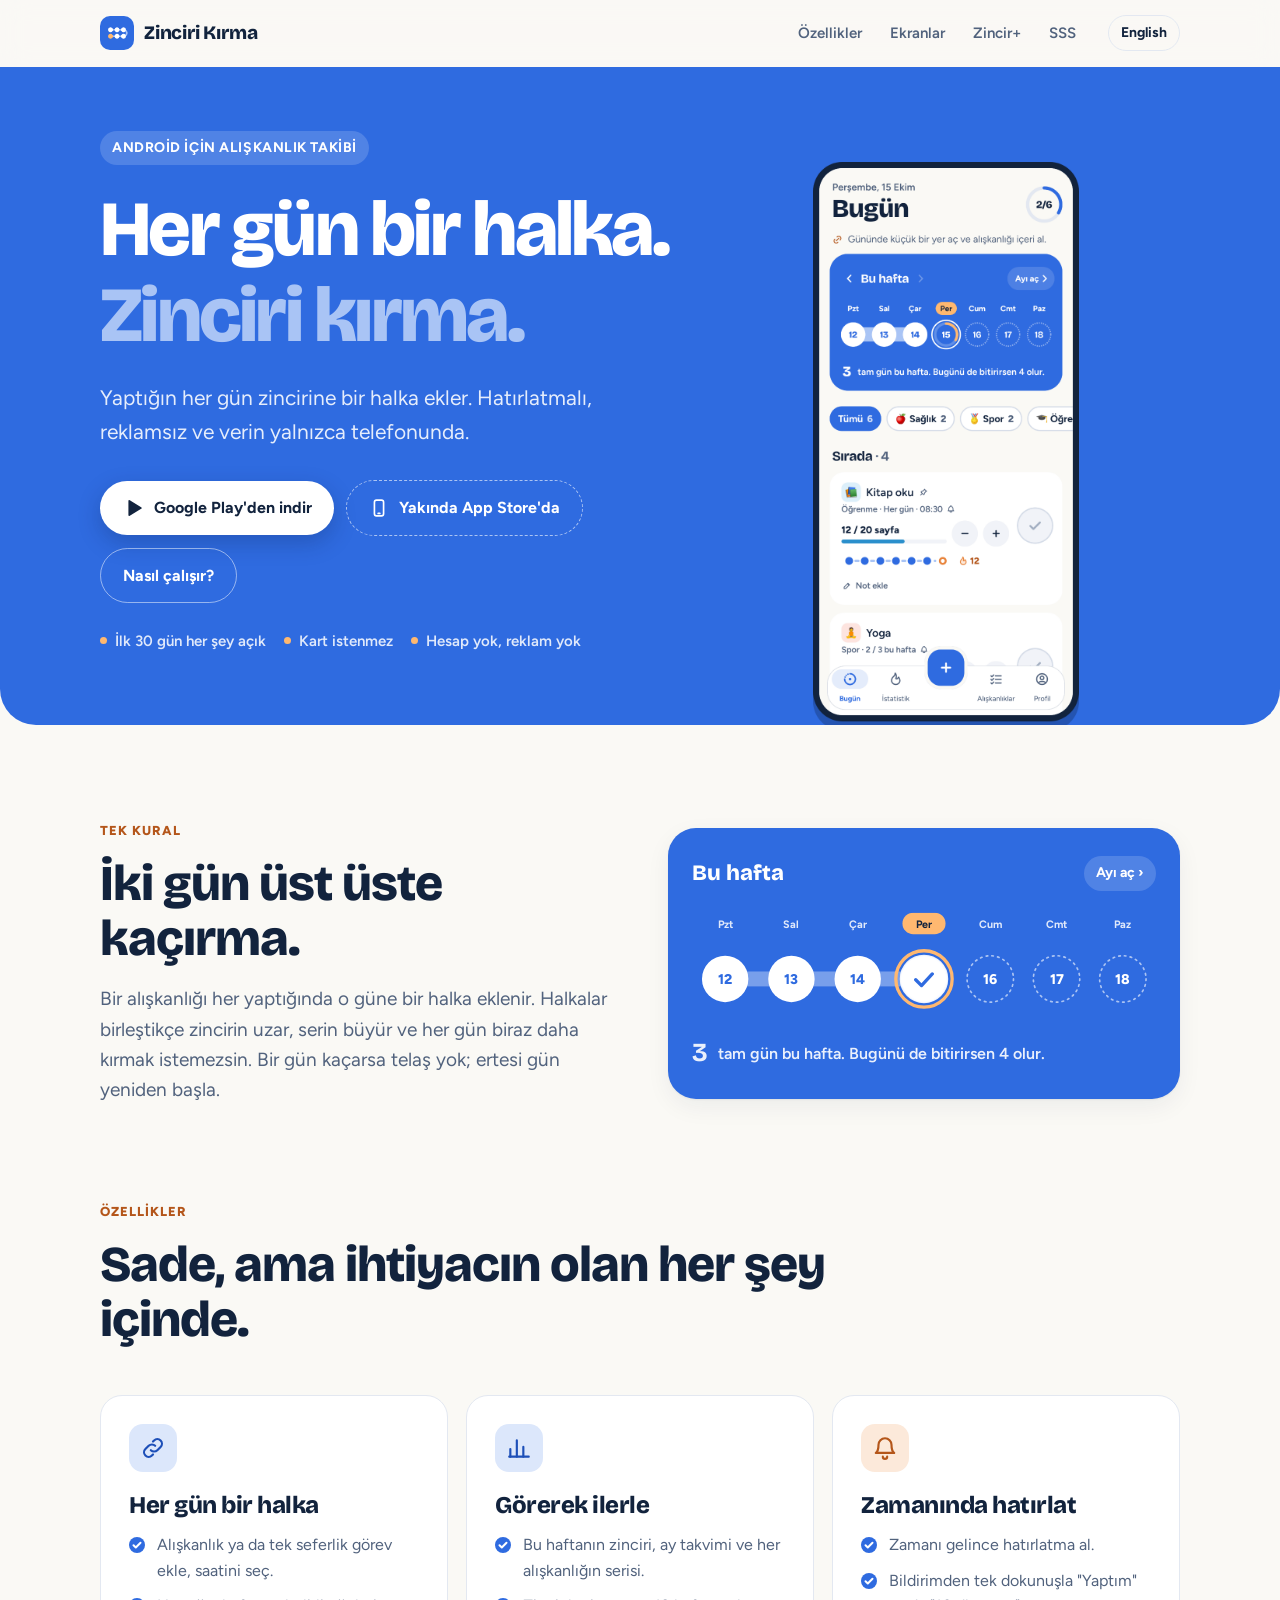
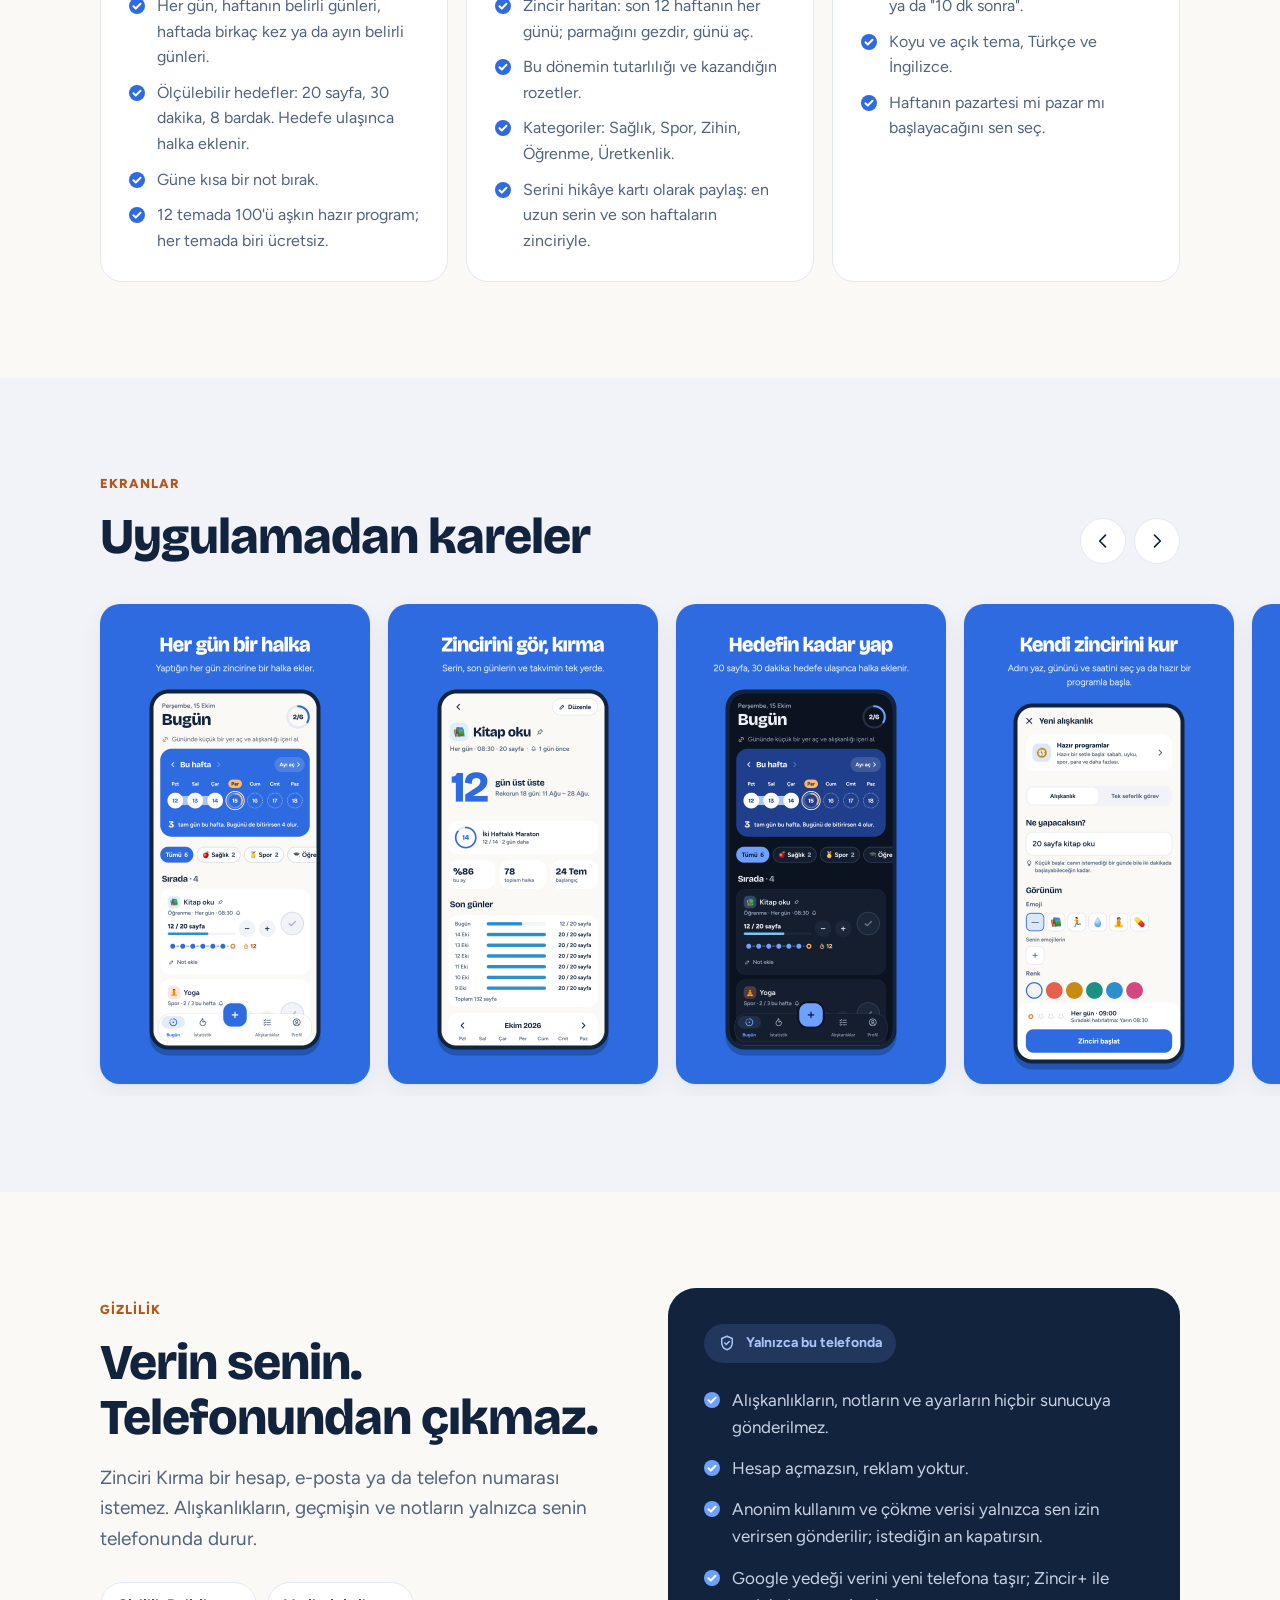
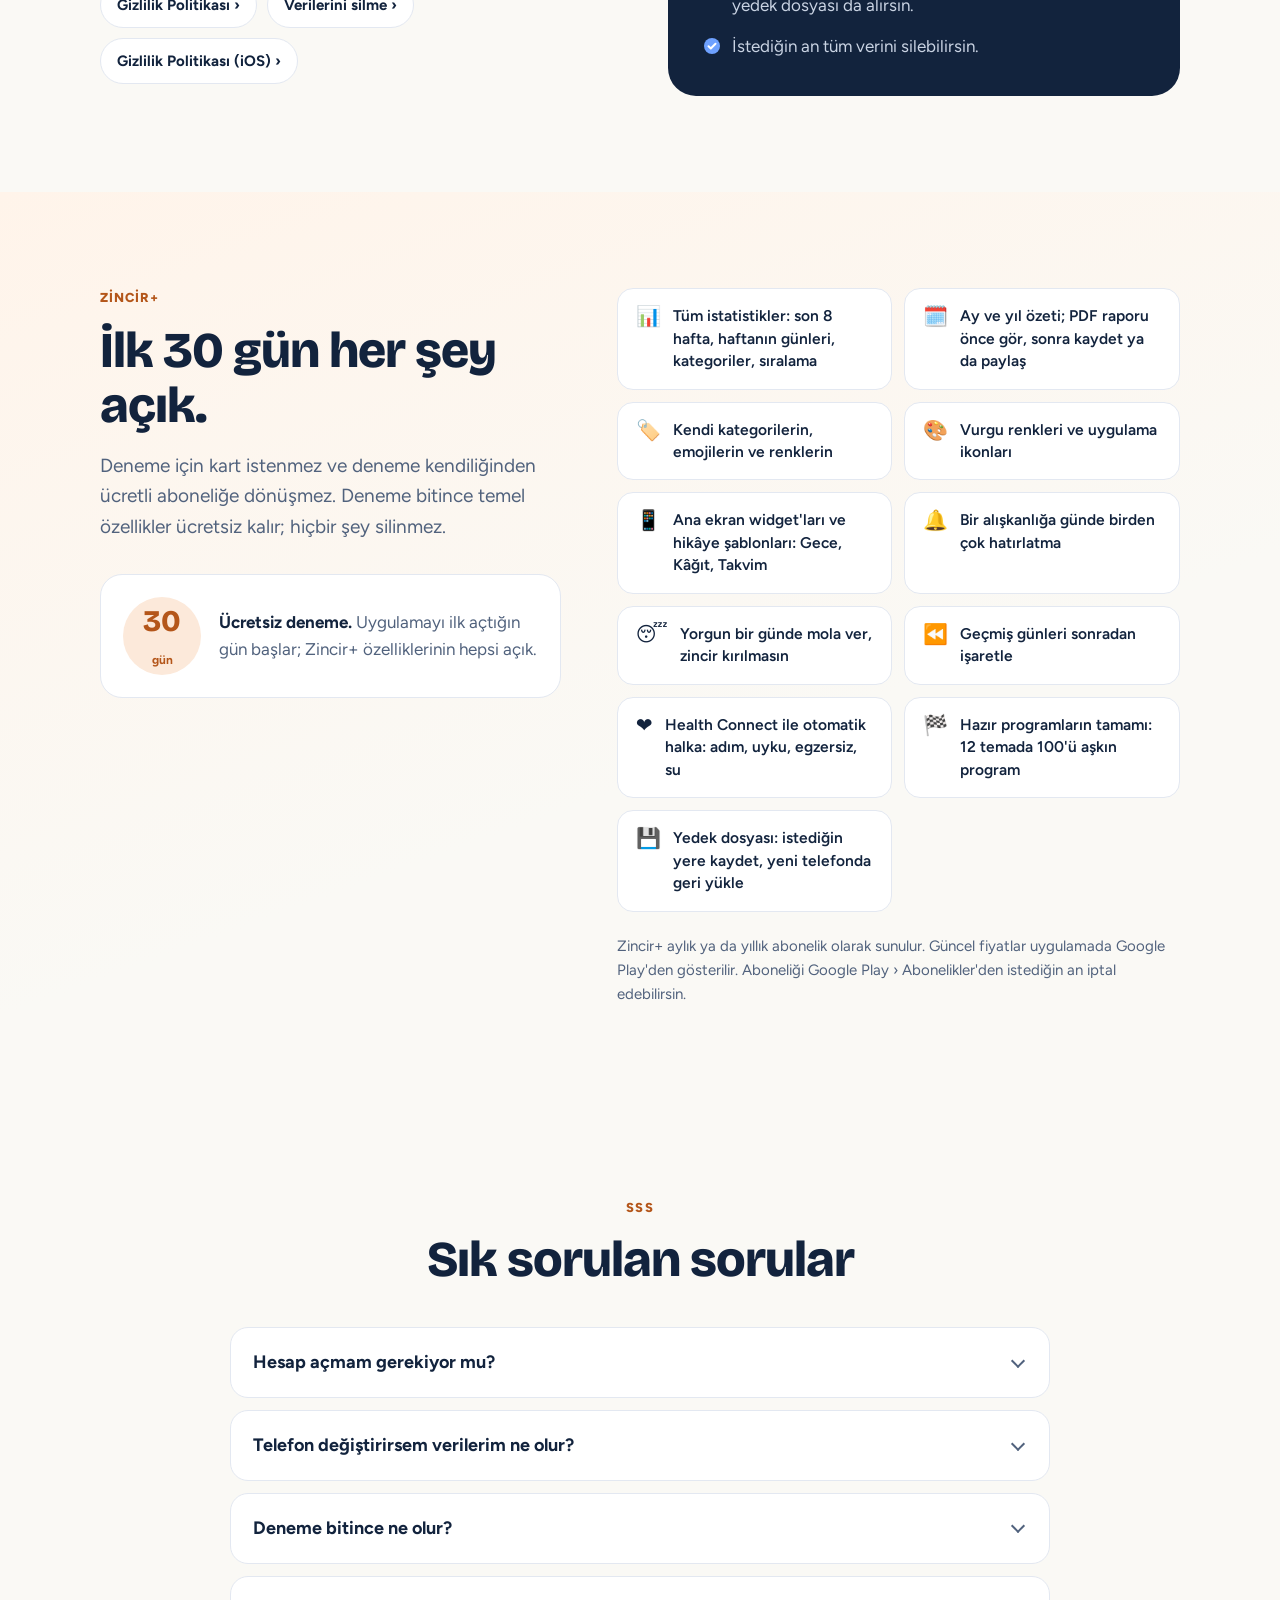
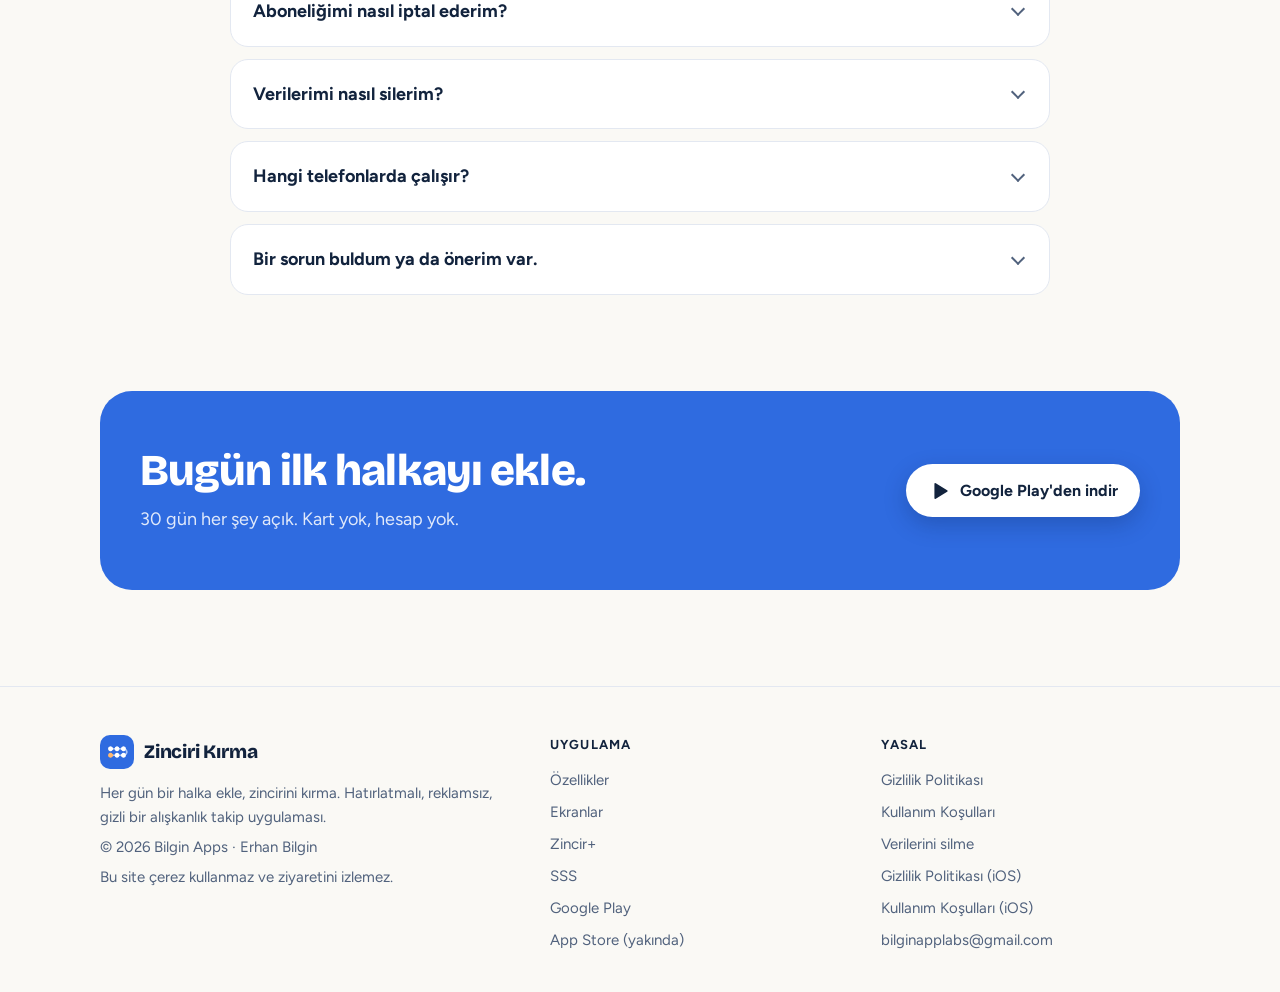
<file: index.html>
<!doctype html>
<html lang="tr">
<head>
  <meta charset="utf-8">
  <meta name="viewport" content="width=device-width, initial-scale=1">
  <title>Zinciri Kırma · Alışkanlık takibi</title>
  <meta name="description" content="Her gün bir halka ekle, zincirini kırma. Hatırlatmalı, reklamsız ve verin yalnızca telefonunda kalan bir alışkanlık takip uygulaması.">
  <meta name="theme-color" content="#2f6be0">
  <link rel="canonical" href="https://bilginapplabs.github.io/zinciri-kirma.github.io/">
  <link rel="alternate" hreflang="tr" href="https://bilginapplabs.github.io/zinciri-kirma.github.io/">
  <link rel="alternate" hreflang="en" href="https://bilginapplabs.github.io/zinciri-kirma.github.io/en/">
  <link rel="alternate" hreflang="x-default" href="https://bilginapplabs.github.io/zinciri-kirma.github.io/">
  <meta property="og:type" content="website">
  <meta property="og:site_name" content="Zinciri Kırma">
  <meta property="og:title" content="Zinciri Kırma · Alışkanlık takibi">
  <meta property="og:description" content="Her gün bir halka ekle, zincirini kırma. Hatırlatmalı, reklamsız ve verin yalnızca telefonunda kalan bir alışkanlık takip uygulaması.">
  <meta property="og:url" content="https://bilginapplabs.github.io/zinciri-kirma.github.io/">
  <meta property="og:image" content="https://bilginapplabs.github.io/zinciri-kirma.github.io/assets/og-tr.png">
  <meta property="og:locale" content="tr_TR">
  <meta name="twitter:card" content="summary_large_image">
  <link rel="icon" type="image/png" href="assets/icon-512.png">
  <link rel="apple-touch-icon" href="assets/icon-512.png">
  <link rel="preload" href="assets/fonts/bricolage_grotesque.ttf" as="font" type="font/ttf" crossorigin>
  <link rel="stylesheet" href="assets/site.css?v=2ab52135">
</head>
<body>
<a class="skip" href="#main">İçeriğe geç</a>
<header class="top">
  <div class="wrap">
    <a class="brand" href=""><img src="assets/icon-512.png" alt="" width="34" height="34">Zinciri Kırma</a>
    <nav class="nav" aria-label="Bölümler"><a href="#features">Özellikler</a><a href="#screens">Ekranlar</a><a href="#plus">Zincir+</a><a href="#faq">SSS</a></nav>
    <a class="lang" href="en/" hreflang="en" lang="en">English</a>
  </div>
</header>
<main id="main">
<div class="hero">
  <div class="wrap">
    <div class="hero-copy">
      <span class="eyebrow">Android için alışkanlık takibi</span>
      <h1>Her gün bir halka.<br><span class="soft">Zinciri kırma.</span></h1>
      <p class="lead">Yaptığın her gün zincirine bir halka ekler. Hatırlatmalı, reklamsız ve verin yalnızca telefonunda.</p>
      <div class="cta"><a class="btn btn-play" href="https://play.google.com/store/apps/details?id=com.bilginapps.habitchain" rel="noopener"><svg viewBox="0 0 24 24" fill="currentColor" aria-hidden="true"><path d="M7 4.5v15a1 1 0 0 0 1.5.86l12.4-7.5a1 1 0 0 0 0-1.72L8.5 3.64A1 1 0 0 0 7 4.5z"/></svg>Google Play'den indir</a><span class="btn btn-soon" role="note"><svg viewBox="0 0 24 24" fill="none" stroke="currentColor" stroke-width="2" stroke-linecap="round" stroke-linejoin="round" aria-hidden="true"><rect x="6.5" y="2.5" width="11" height="19" rx="2.5"/><path d="M11 18.5h2"/></svg>Yakında App Store'da</span><a class="btn btn-ghost" href="#how">Nasıl çalışır?</a></div>
      <ul class="perks"><li>İlk 30 gün her şey açık</li><li>Kart istenmez</li><li>Hesap yok, reklam yok</li></ul>
    </div>
    <div class="hero-phone"><img src="assets/shots/tr/01-bugun.png" alt="Zinciri Kırma&#x27;nın Bugün ekranı: bu haftanın zinciri ve sıradaki alışkanlıklar" width="1080" height="1920" fetchpriority="high"></div>
  </div>
</div>

<section id="how">
  <div class="wrap rule">
    <div>
      <p class="kicker">Tek kural</p>
      <h2 class="section-title">İki gün üst üste kaçırma.</h2>
      <p class="section-lead">Bir alışkanlığı her yaptığında o güne bir halka eklenir. Halkalar birleştikçe zincirin uzar, serin büyür ve her gün biraz daha kırmak istemezsin. Bir gün kaçarsa telaş yok; ertesi gün yeniden başla.</p>
    </div>
    <div class="week">
      <div class="week-head">Bu hafta<span>Ayı aç ›</span></div>
      <svg viewBox="0 0 560 124" role="img" aria-label="Bu haftanın zinciri: üç gün yapıldı, bugün tamamlanıyor"><rect x="40" y="73" width="80" height="18" fill="rgba(255,255,255,.35)"/><rect x="120" y="73" width="80" height="18" fill="rgba(255,255,255,.35)"/><rect class="link-new" x="200" y="73" width="80" height="18" fill="rgba(255,255,255,.35)"/><text class="day-name" x="40" y="20" text-anchor="middle">Pzt</text><circle cx="40" cy="82" r="28" fill="#ffffff"/><text class="day-num" x="40" y="88" text-anchor="middle" fill="#2f6be0">12</text><text class="day-name" x="120" y="20" text-anchor="middle">Sal</text><circle cx="120" cy="82" r="28" fill="#ffffff"/><text class="day-num" x="120" y="88" text-anchor="middle" fill="#2f6be0">13</text><text class="day-name" x="200" y="20" text-anchor="middle">Çar</text><circle cx="200" cy="82" r="28" fill="#ffffff"/><text class="day-num" x="200" y="88" text-anchor="middle" fill="#2f6be0">14</text><rect x="254" y="2" width="52" height="26" rx="13" fill="#ffb870"/><text class="day-name today" x="280" y="20" text-anchor="middle">Per</text><circle cx="280" cy="82" r="28" fill="none" stroke="rgba(255,255,255,.9)" stroke-width="2.5"/><circle class="ring" cx="280" cy="82" r="34" fill="none" stroke="#ffb870" stroke-width="4" stroke-linecap="round" transform="rotate(-90 280 82)"/><text class="day-num today-num" x="280" y="88" text-anchor="middle" fill="#ffffff">15</text><circle class="today-fill" cx="280" cy="82" r="28" fill="#ffffff"/><path class="tick" d="M270 83l7 7 13-14" fill="none" stroke="#2f6be0" stroke-width="4" stroke-linecap="round" stroke-linejoin="round"/><text class="day-name" x="360" y="20" text-anchor="middle">Cum</text><circle cx="360" cy="82" r="28" fill="none" stroke="rgba(255,255,255,.6)" stroke-width="2" stroke-dasharray="2 5" stroke-linecap="round"/><text class="day-num" x="360" y="88" text-anchor="middle" fill="#ffffff">16</text><text class="day-name" x="440" y="20" text-anchor="middle">Cmt</text><circle cx="440" cy="82" r="28" fill="none" stroke="rgba(255,255,255,.6)" stroke-width="2" stroke-dasharray="2 5" stroke-linecap="round"/><text class="day-num" x="440" y="88" text-anchor="middle" fill="#ffffff">17</text><text class="day-name" x="520" y="20" text-anchor="middle">Paz</text><circle cx="520" cy="82" r="28" fill="none" stroke="rgba(255,255,255,.6)" stroke-width="2" stroke-dasharray="2 5" stroke-linecap="round"/><text class="day-num" x="520" y="88" text-anchor="middle" fill="#ffffff">18</text></svg>
      <p class="week-note"><b>3</b> tam gün bu hafta. Bugünü de bitirirsen 4 olur.</p>
    </div>
  </div>
</section>

<section id="features" style="padding-top:0">
  <div class="wrap">
    <p class="kicker">Özellikler</p>
    <h2 class="section-title">Sade, ama ihtiyacın olan her şey içinde.</h2>
    <div class="features"><article class="card"><div class="icon "><svg viewBox="0 0 24 24" fill="none" stroke="currentColor" stroke-width="2" stroke-linecap="round" stroke-linejoin="round" aria-hidden="true"><path d="M10 14a4.2 4.2 0 0 0 6 0l3-3a4.2 4.2 0 0 0-6-6l-1 1"/><path d="M14 10a4.2 4.2 0 0 0-6 0l-3 3a4.2 4.2 0 0 0 6 6l1-1"/></svg></div><h3>Her gün bir halka</h3>
<ul class="ticks"><li>Alışkanlık ya da tek seferlik görev ekle, saatini seç.</li><li>Her gün, haftanın belirli günleri, haftada birkaç kez ya da ayın belirli günleri.</li><li>Ölçülebilir hedefler: 20 sayfa, 30 dakika, 8 bardak. Hedefe ulaşınca halka eklenir.</li><li>Güne kısa bir not bırak.</li><li>12 temada 100&#x27;ü aşkın hazır program; her temada biri ücretsiz.</li></ul></article><article class="card"><div class="icon "><svg viewBox="0 0 24 24" fill="none" stroke="currentColor" stroke-width="2" stroke-linecap="round" stroke-linejoin="round" aria-hidden="true"><path d="M4 20V13"/><path d="M10 20V5"/><path d="M16 20v-9"/><path d="M21 20H3"/></svg></div><h3>Görerek ilerle</h3>
<ul class="ticks"><li>Bu haftanın zinciri, ay takvimi ve her alışkanlığın serisi.</li><li>Zincir haritan: son 12 haftanın her günü; parmağını gezdir, günü aç.</li><li>Bu dönemin tutarlılığı ve kazandığın rozetler.</li><li>Kategoriler: Sağlık, Spor, Zihin, Öğrenme, Üretkenlik.</li><li>Serini hikâye kartı olarak paylaş: en uzun serin ve son haftaların zinciriyle.</li></ul></article><article class="card"><div class="icon warm"><svg viewBox="0 0 24 24" fill="none" stroke="currentColor" stroke-width="2" stroke-linecap="round" stroke-linejoin="round" aria-hidden="true"><path d="M6 9a6 6 0 0 1 12 0c0 6 2.5 7.5 2.5 7.5h-17S6 15 6 9"/><path d="M10 20a2 2 0 0 0 4 0"/></svg></div><h3>Zamanında hatırlat</h3>
<ul class="ticks"><li>Zamanı gelince hatırlatma al.</li><li>Bildirimden tek dokunuşla &quot;Yaptım&quot; ya da &quot;10 dk sonra&quot;.</li><li>Koyu ve açık tema, Türkçe ve İngilizce.</li><li>Haftanın pazartesi mi pazar mı başlayacağını sen seç.</li></ul></article></div>
  </div>
</section>

<section id="screens" class="screens">
  <div class="wrap screens-head">
    <div>
      <p class="kicker">Ekranlar</p>
      <h2 class="section-title">Uygulamadan kareler</h2>
    </div>
    <div class="arrows">
      <button type="button" data-shots="-1" aria-label="Önceki"><svg viewBox="0 0 24 24" fill="none" stroke="currentColor" stroke-width="2" stroke-linecap="round" stroke-linejoin="round" aria-hidden="true"><path d="M15 5l-7 7 7 7"/></svg></button>
      <button type="button" data-shots="1" aria-label="Sonraki"><svg viewBox="0 0 24 24" fill="none" stroke="currentColor" stroke-width="2" stroke-linecap="round" stroke-linejoin="round" aria-hidden="true"><path d="M9 5l7 7-7 7"/></svg></button>
    </div>
  </div>
  <div class="shots" tabindex="0" aria-label="Uygulamadan kareler"><figure><img src="assets/shots/tr/01-bugun.png" alt="Her gün bir halka: Bugün ekranı" width="1080" height="1920" loading="lazy" decoding="async"></figure><figure><img src="assets/shots/tr/02-zincirin.png" alt="Zincirini gör, kırma: alışkanlık detayı" width="1080" height="1920" loading="lazy" decoding="async"></figure><figure><img src="assets/shots/tr/03-hedef.png" alt="Hedefin kadar yap: ölçülebilir hedef" width="1080" height="1920" loading="lazy" decoding="async"></figure><figure><img src="assets/shots/tr/04-yeni-aliskanlik.png" alt="Kendi zincirini kur: yeni alışkanlık ekranı" width="1080" height="1920" loading="lazy" decoding="async"></figure><figure><img src="assets/shots/tr/05-istatistik.png" alt="Ne kadar tutarlısın? İstatistik ekranı" width="1080" height="1920" loading="lazy" decoding="async"></figure><figure><img src="assets/shots/tr/06-harita.png" alt="Zincir haritan: Profil ekranı" width="1080" height="1920" loading="lazy" decoding="async"></figure><figure><img src="assets/shots/tr/07-verin.png" alt="Verin telefonunda kalır: Ayarlar" width="1080" height="1920" loading="lazy" decoding="async"></figure><figure><img src="assets/shots/tr/08-zincir-plus.png" alt="30 gün her şey açık: Zincir+" width="1080" height="1920" loading="lazy" decoding="async"></figure></div>
</section>

<section id="privacy">
  <div class="wrap privacy">
    <div>
      <p class="kicker">Gizlilik</p>
      <h2 class="section-title">Verin senin. Telefonundan çıkmaz.</h2>
      <p class="section-lead">Zinciri Kırma bir hesap, e-posta ya da telefon numarası istemez. Alışkanlıkların, geçmişin ve notların yalnızca senin telefonunda durur.</p>
      <div class="links-row">
        <a class="chip-link" href="gizlilik/">Gizlilik Politikası ›</a>
        <a class="chip-link" href="veri-silme/">Verilerini silme ›</a>
        <a class="chip-link" href="ios/gizlilik/">Gizlilik Politikası (iOS) ›</a>
      </div>
    </div>
    <div class="vault">
      <span class="vault-badge"><svg viewBox="0 0 24 24" fill="none" stroke="currentColor" stroke-width="2" stroke-linecap="round" stroke-linejoin="round" aria-hidden="true"><path d="M12 3l7 3v6c0 4.5-3 7.5-7 9-4-1.5-7-4.5-7-9V6z"/><path d="M9 12l2 2 4-4"/></svg>Yalnızca bu telefonda</span>
      <ul class="ticks"><li>Alışkanlıkların, notların ve ayarların hiçbir sunucuya gönderilmez.</li><li>Hesap açmazsın, reklam yoktur.</li><li>Anonim kullanım ve çökme verisi yalnızca sen izin verirsen gönderilir; istediğin an kapatırsın.</li><li>Google yedeği verini yeni telefona taşır; Zincir+ ile yedek dosyası da alırsın.</li><li>İstediğin an tüm verini silebilirsin.</li></ul>
    </div>
  </div>
</section>

<section id="plus" class="plus">
  <div class="wrap plus-grid">
    <div>
      <p class="kicker">Zincir+</p>
      <h2 class="section-title">İlk 30 gün her şey açık.</h2>
      <p class="section-lead">Deneme için kart istenmez ve deneme kendiliğinden ücretli aboneliğe dönüşmez. Deneme bitince temel özellikler ücretsiz kalır; hiçbir şey silinmez.</p>
      <div class="trial"><div class="trial-days">30<small>gün</small></div><p><strong>Ücretsiz deneme.</strong> Uygulamayı ilk açtığın gün başlar; Zincir+ özelliklerinin hepsi açık.</p></div>
    </div>
    <div>
      <ul class="plus-list"><li><span class="em" aria-hidden="true">📊</span><span>Tüm istatistikler: son 8 hafta, haftanın günleri, kategoriler, sıralama</span></li><li><span class="em" aria-hidden="true">🗓️</span><span>Ay ve yıl özeti; PDF raporu önce gör, sonra kaydet ya da paylaş</span></li><li><span class="em" aria-hidden="true">🏷️</span><span>Kendi kategorilerin, emojilerin ve renklerin</span></li><li><span class="em" aria-hidden="true">🎨</span><span>Vurgu renkleri ve uygulama ikonları</span></li><li><span class="em" aria-hidden="true">📱</span><span>Ana ekran widget&#x27;ları ve hikâye şablonları: Gece, Kâğıt, Takvim</span></li><li><span class="em" aria-hidden="true">🔔</span><span>Bir alışkanlığa günde birden çok hatırlatma</span></li><li><span class="em" aria-hidden="true">😴</span><span>Yorgun bir günde mola ver, zincir kırılmasın</span></li><li><span class="em" aria-hidden="true">⏪</span><span>Geçmiş günleri sonradan işaretle</span></li><li><span class="em" aria-hidden="true">❤️</span><span>Health Connect ile otomatik halka: adım, uyku, egzersiz, su</span></li><li><span class="em" aria-hidden="true">🏁</span><span>Hazır programların tamamı: 12 temada 100&#x27;ü aşkın program</span></li><li><span class="em" aria-hidden="true">💾</span><span>Yedek dosyası: istediğin yere kaydet, yeni telefonda geri yükle</span></li></ul>
      <p class="fine">Zincir+ aylık ya da yıllık abonelik olarak sunulur. Güncel fiyatlar uygulamada Google Play'den gösterilir. Aboneliği Google Play › Abonelikler'den istediğin an iptal edebilirsin.</p>
    </div>
  </div>
</section>

<section id="faq">
  <div class="wrap center">
    <p class="kicker">SSS</p>
    <h2 class="section-title">Sık sorulan sorular</h2>
  </div>
  <div class="wrap"><div class="faq"><details><summary>Hesap açmam gerekiyor mu?</summary><p>Hayır. Zinciri Kırma hesap, e-posta ya da telefon numarası istemez. Alışkanlıkların, notların ve ayarların yalnızca telefonunda durur; hiçbir sunucuya gönderilmez.</p></details><details><summary>Telefon değiştirirsem verilerim ne olur?</summary><p>Telefonunda Google yedeklemesi açıksa Android uygulamanın verisini senin Google hesabına yedekler ve yeni telefonda geri getirir. Zincir+ ile Profil › Ayarlar › Yedekleme › "Şimdi yedekle" ile bir yedek dosyası da oluşturup istediğin yere (örneğin Google Drive) kaydedebilir, yeni telefonda "Geri yükle" ile açabilirsin; geri yükleme o telefondaki alışkanlıkların yerini alır, önce sorulur.</p></details><details><summary>Deneme bitince ne olur?</summary><p>Zincir+ özellikleri kapanır. Alışkanlıkların, geçmişin ve ayarların silinmez; temel özellikler ücretsiz kalır. Deneme kendiliğinden ücretli aboneliğe dönüşmez.</p></details><details><summary>Aboneliğimi nasıl iptal ederim?</summary><p>Google Play uygulamasında Profil › Ödemeler ve abonelikler › Abonelikler bölümünden istediğin an iptal edebilirsin. Dönemin sonuna kadar Zincir+ açık kalır.</p></details><details><summary>Verilerimi nasıl silerim?</summary><p>Profil › Ayarlar › "Tüm verilerimi sil" ile her şeyi bu telefondan kalıcı olarak silersin. Ayrıntılar <a href="veri-silme/">Verilerini silme</a> sayfasında.</p></details><details><summary>Hangi telefonlarda çalışır?</summary><p>Android 8.0 ve üzeri sürümlerde çalışır. iPhone ve iPad sürümü (iOS 17 ve üzeri) yakında App Store'da; onun <a href="ios/gizlilik/">gizlilik politikası</a> ayrıdır.</p></details><details><summary>Bir sorun buldum ya da önerim var.</summary><p>Bize <a href="mailto:bilginapplabs@gmail.com">bilginapplabs@gmail.com</a> adresinden yaz; her e-postayı okuyoruz.</p></details></div></div>
</section>

<div class="wrap">
  <div class="band">
    <div><h2>Bugün ilk halkayı ekle.</h2><p>30 gün her şey açık. Kart yok, hesap yok.</p></div>
    <a class="btn btn-play" href="https://play.google.com/store/apps/details?id=com.bilginapps.habitchain" rel="noopener"><svg viewBox="0 0 24 24" fill="currentColor" aria-hidden="true"><path d="M7 4.5v15a1 1 0 0 0 1.5.86l12.4-7.5a1 1 0 0 0 0-1.72L8.5 3.64A1 1 0 0 0 7 4.5z"/></svg>Google Play'den indir</a>
  </div>
</div>
</main>
<footer>
  <div class="wrap">
    <div class="about">
      <a class="brand" href=""><img src="assets/icon-512.png" alt="" width="34" height="34">Zinciri Kırma</a>
      <p>Her gün bir halka ekle, zincirini kırma. Hatırlatmalı, reklamsız, gizli bir alışkanlık takip uygulaması.</p>
      <p>© 2026 Bilgin Apps · Erhan Bilgin</p>
      <p>Bu site çerez kullanmaz ve ziyaretini izlemez.</p>
    </div>
    <div>
      <h4>Uygulama</h4>
      <ul><li><a href="#features">Özellikler</a></li><li><a href="#screens">Ekranlar</a></li><li><a href="#plus">Zincir+</a></li><li><a href="#faq">SSS</a></li><li><a href="https://play.google.com/store/apps/details?id=com.bilginapps.habitchain" rel="noopener">Google Play</a></li><li>App Store (yakında)</li></ul>
    </div>
    <div>
      <h4>Yasal</h4>
      <ul>
        <li><a href="gizlilik/">Gizlilik Politikası</a></li>
        <li><a href="kosullar/">Kullanım Koşulları</a></li>
        <li><a href="veri-silme/">Verilerini silme</a></li>
        <li><a href="ios/gizlilik/">Gizlilik Politikası (iOS)</a></li>
        <li><a href="ios/kosullar/">Kullanım Koşulları (iOS)</a></li>
        <li><a href="mailto:bilginapplabs@gmail.com">bilginapplabs@gmail.com</a></li>
      </ul>
    </div>
  </div>
</footer>
<script src="assets/site.js?v=9dcf2897" defer></script>
</body>
</html>
</file>
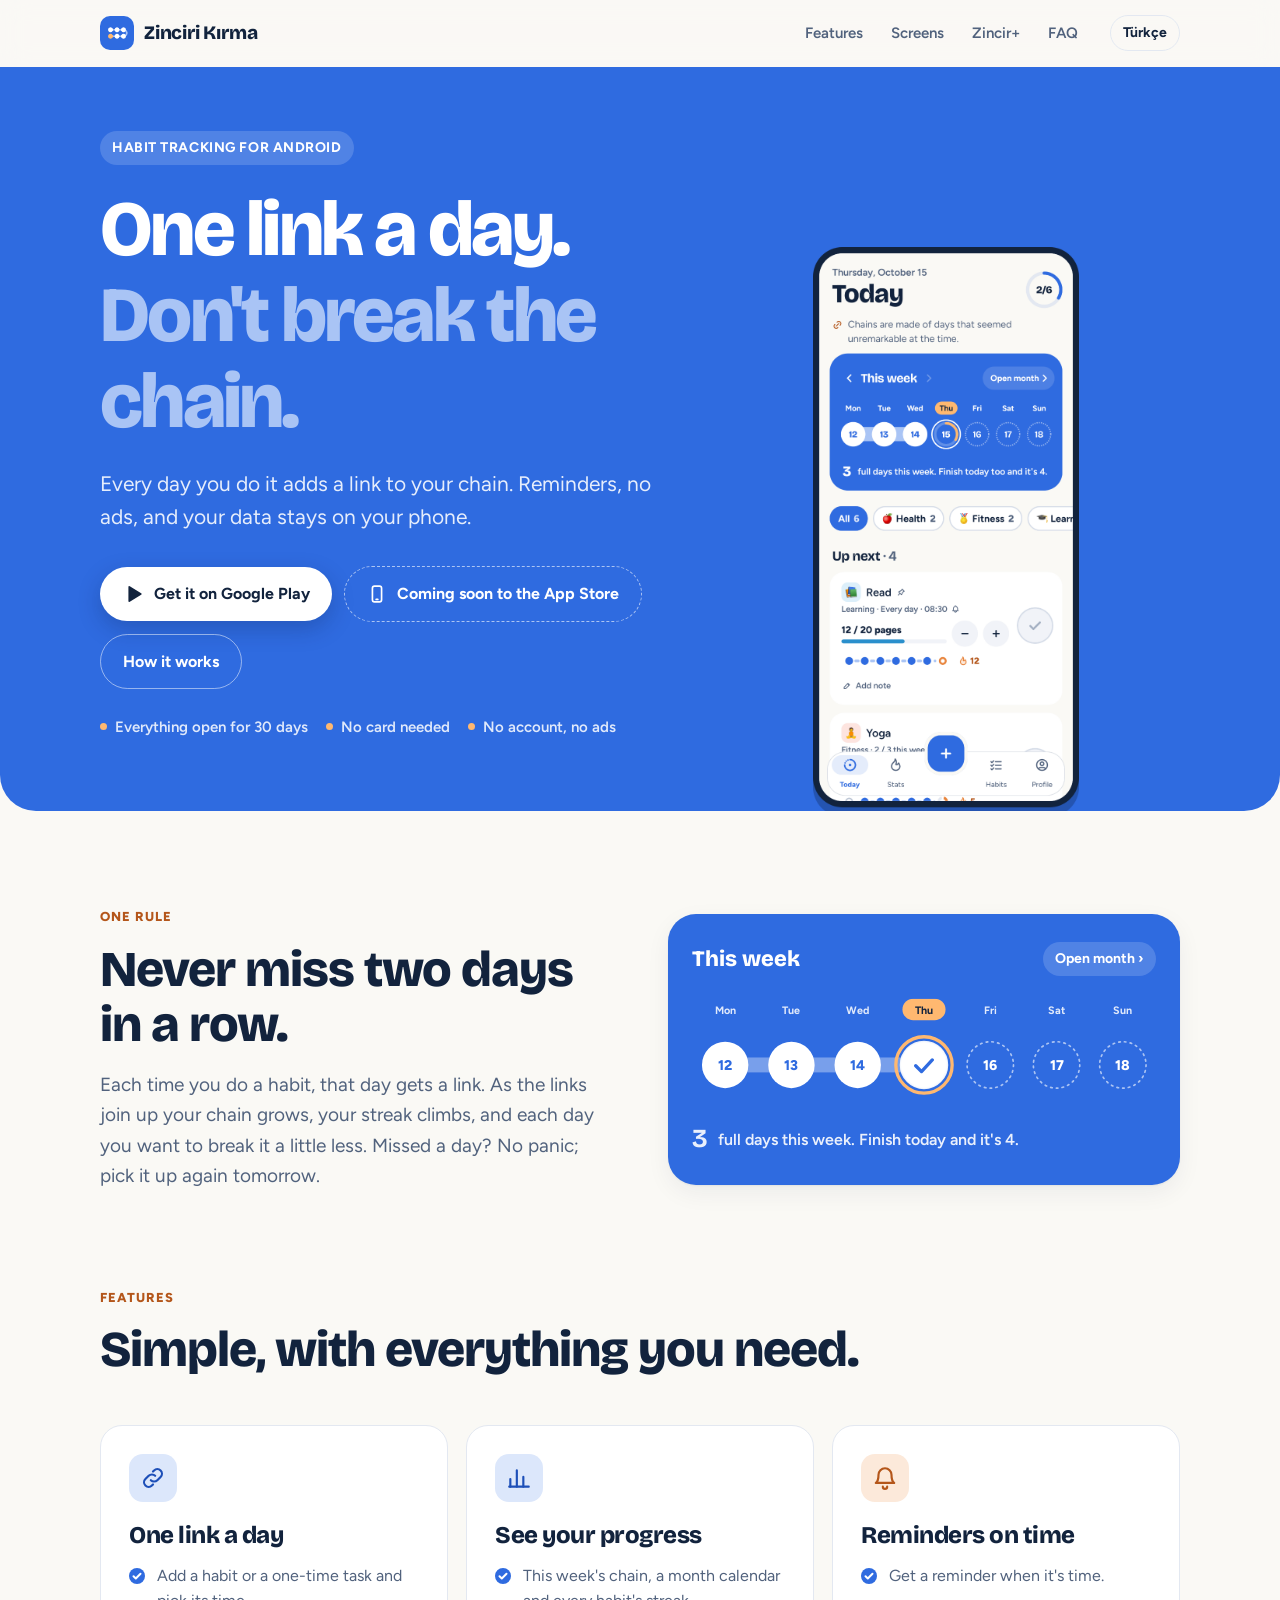
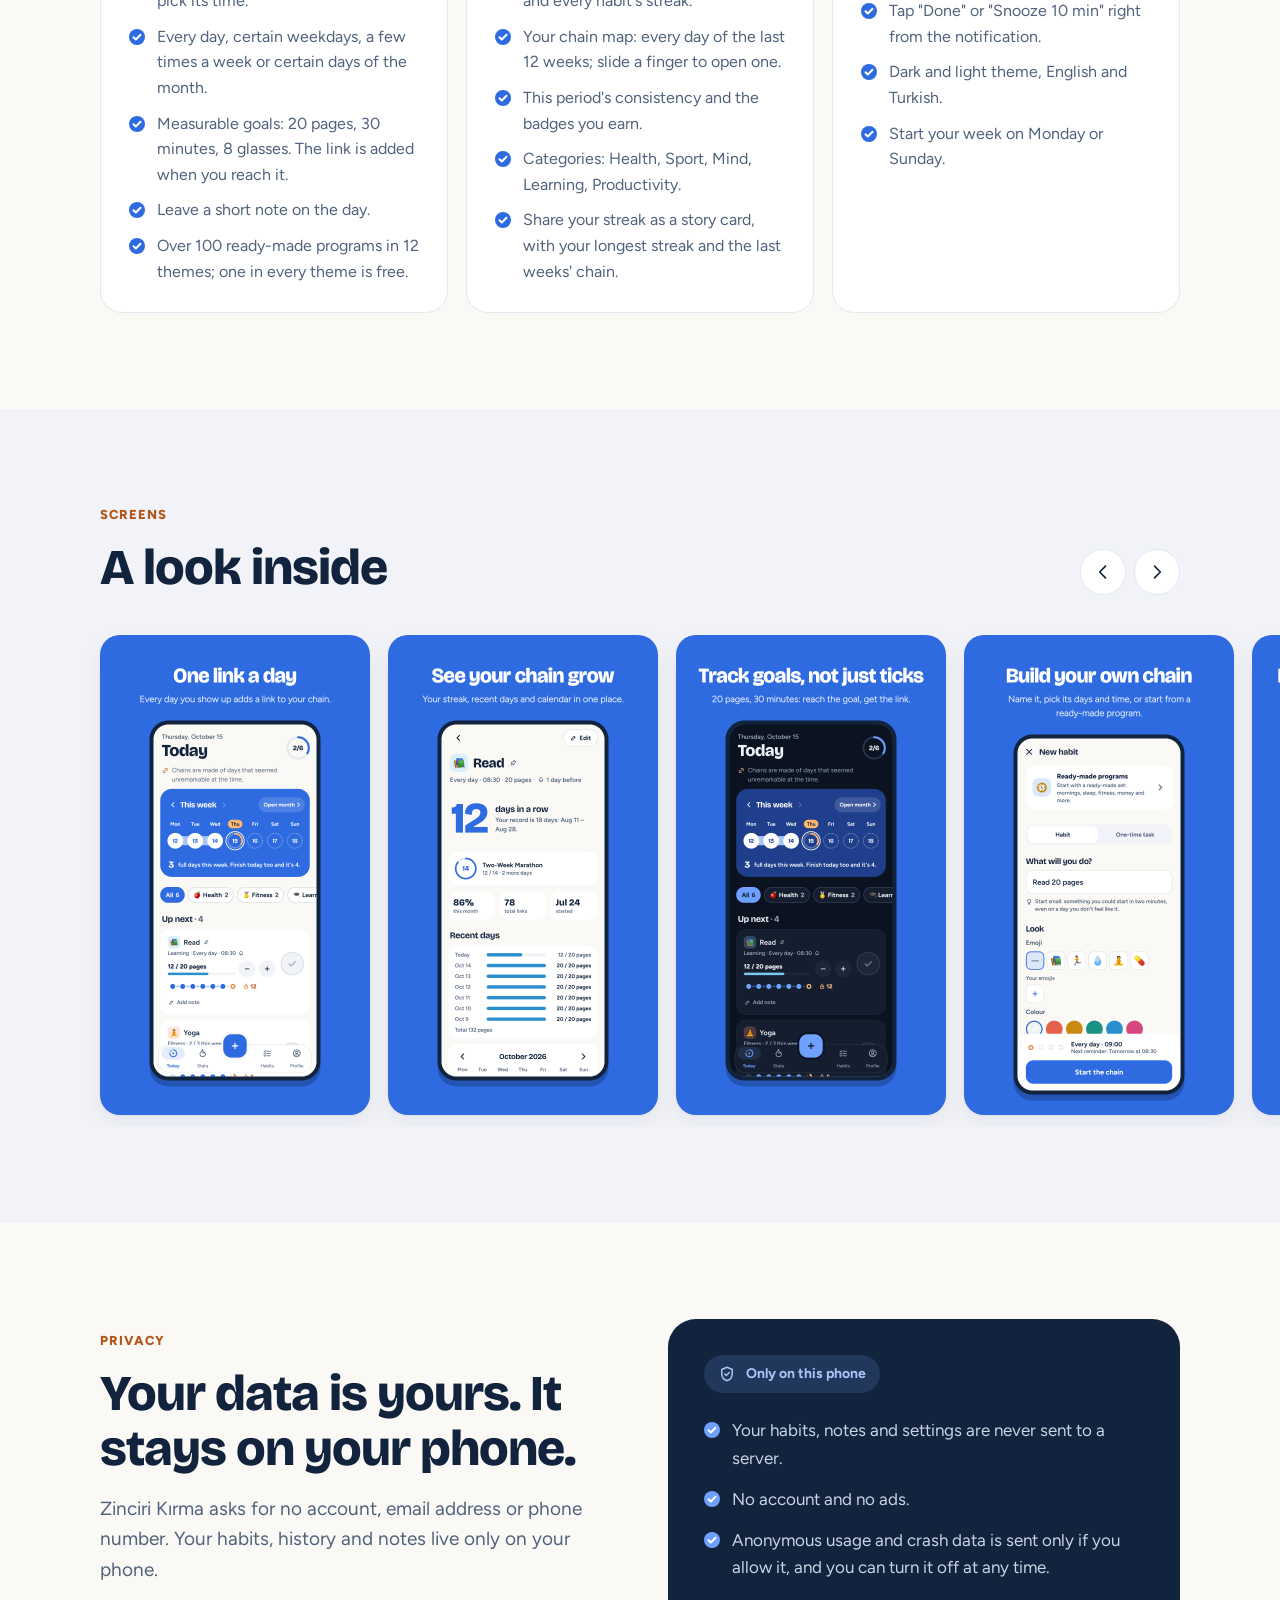
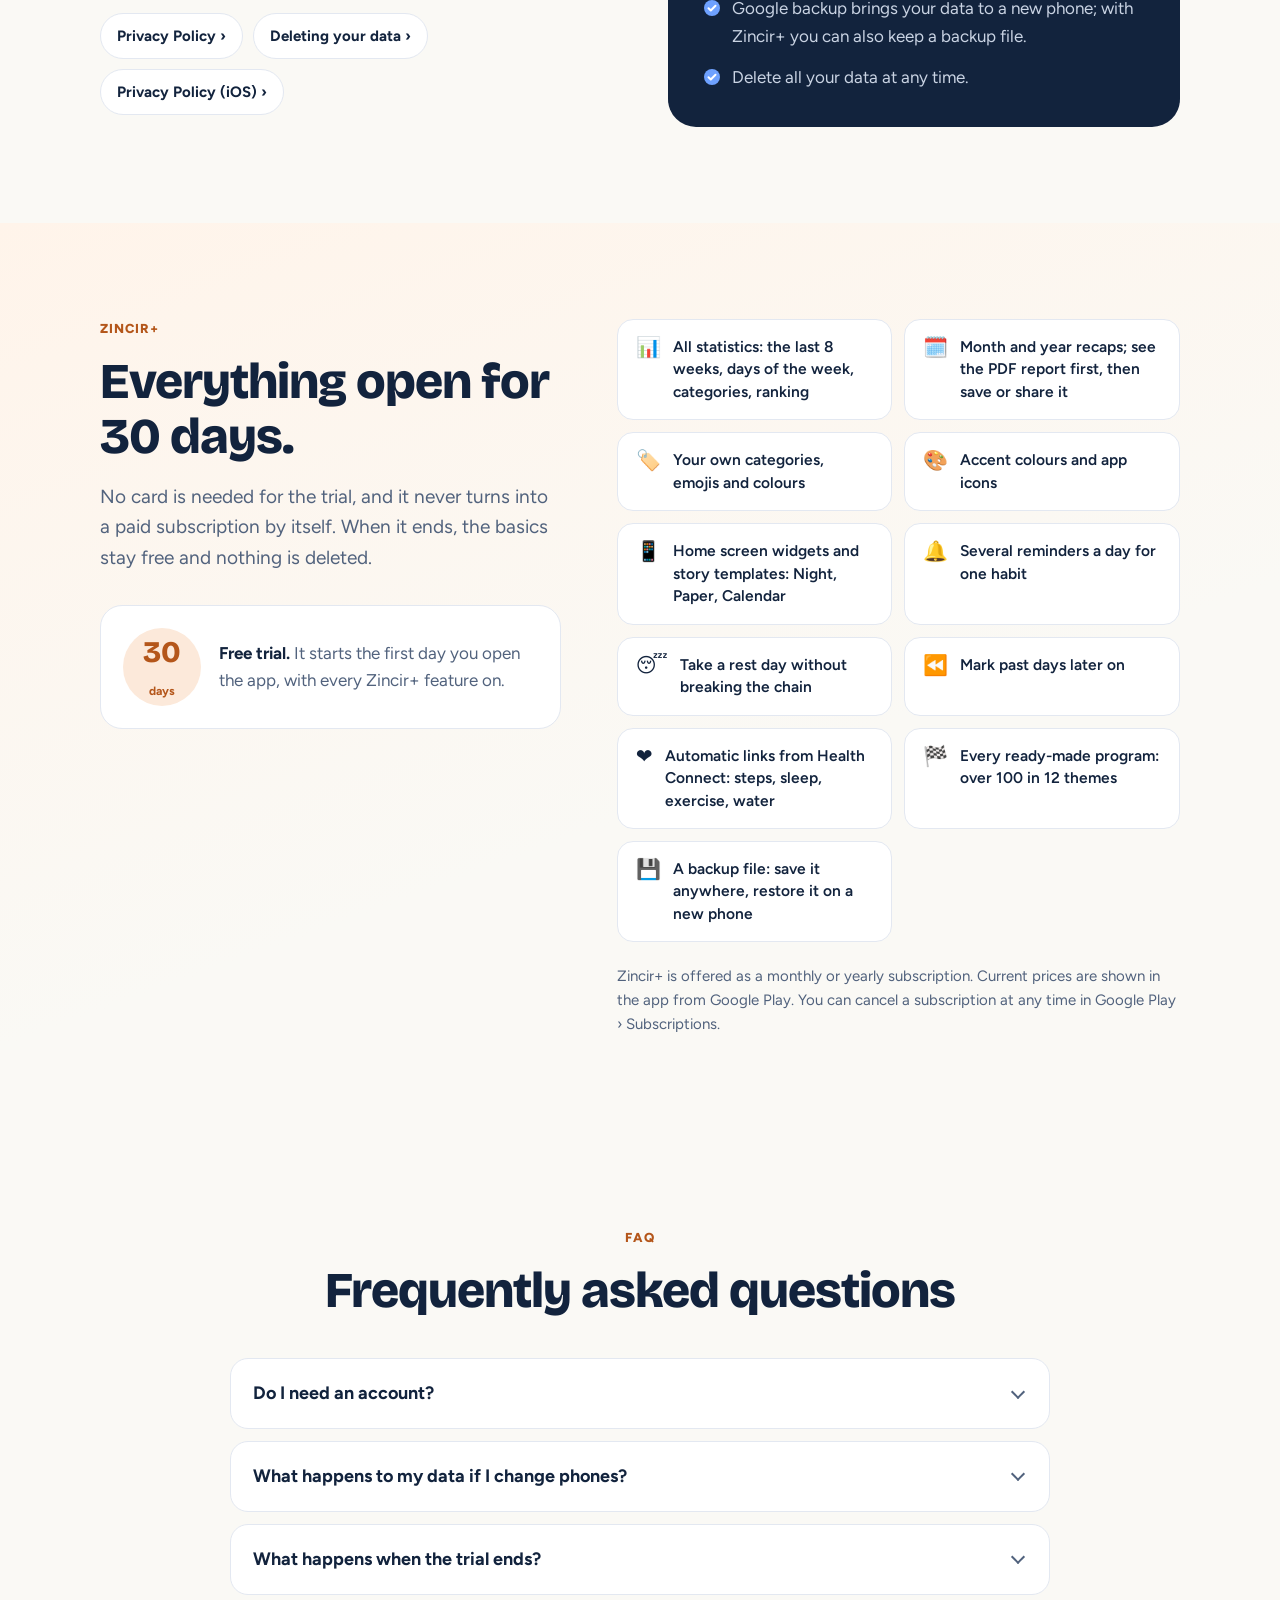
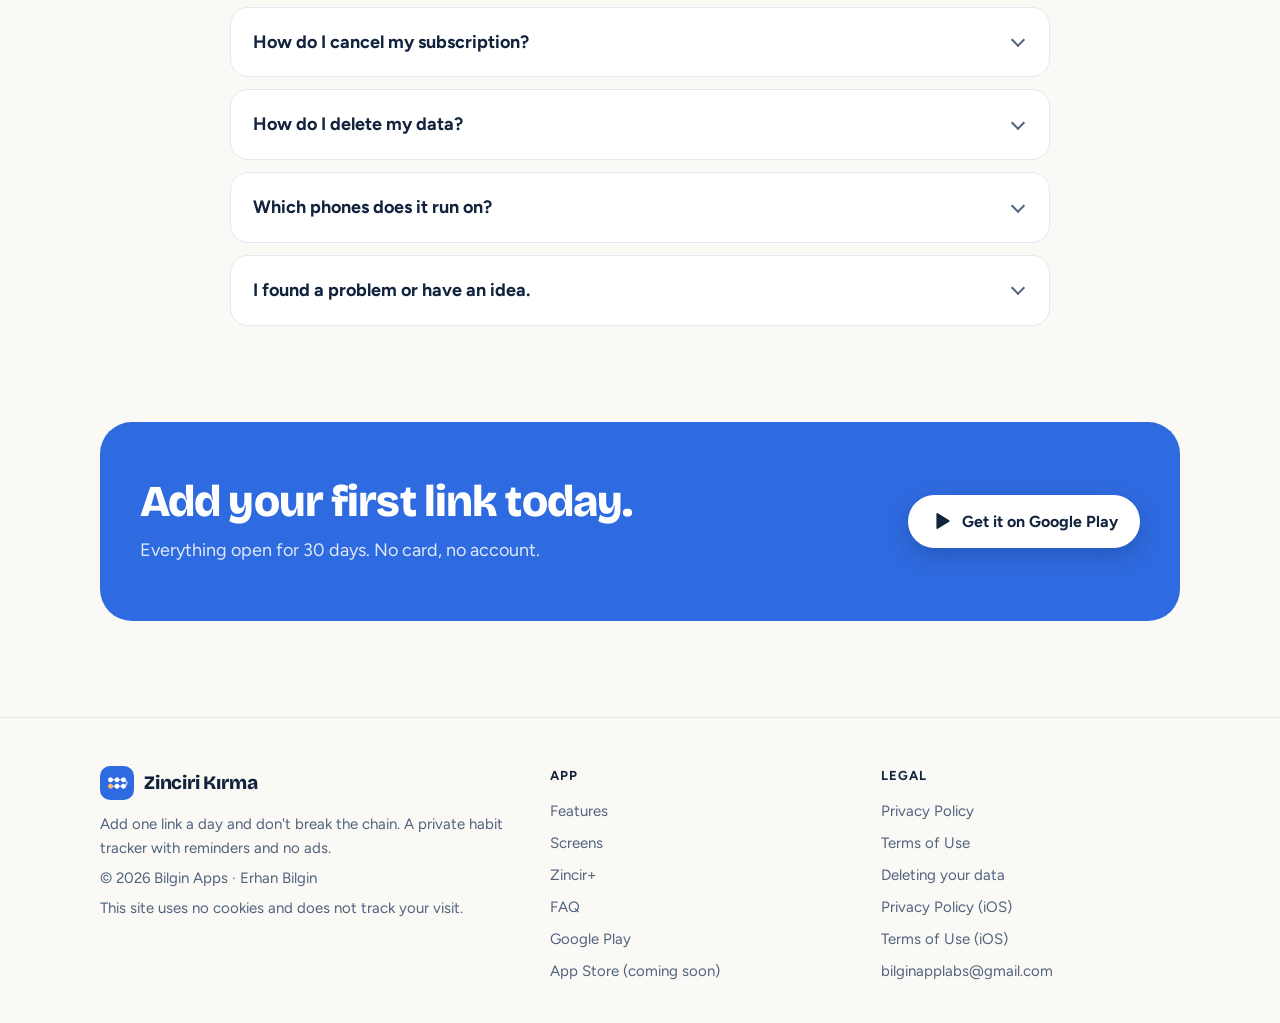
<file: en/index.html>
<!doctype html>
<html lang="en">
<head>
  <meta charset="utf-8">
  <meta name="viewport" content="width=device-width, initial-scale=1">
  <title>Zinciri Kırma · Habit tracker</title>
  <meta name="description" content="Add one link a day and don&#x27;t break the chain. A habit tracker with reminders, no ads, and your data kept only on your phone.">
  <meta name="theme-color" content="#2f6be0">
  <link rel="canonical" href="https://bilginapplabs.github.io/zinciri-kirma.github.io/en/">
  <link rel="alternate" hreflang="tr" href="https://bilginapplabs.github.io/zinciri-kirma.github.io/">
  <link rel="alternate" hreflang="en" href="https://bilginapplabs.github.io/zinciri-kirma.github.io/en/">
  <link rel="alternate" hreflang="x-default" href="https://bilginapplabs.github.io/zinciri-kirma.github.io/">
  <meta property="og:type" content="website">
  <meta property="og:site_name" content="Zinciri Kırma">
  <meta property="og:title" content="Zinciri Kırma · Habit tracker">
  <meta property="og:description" content="Add one link a day and don&#x27;t break the chain. A habit tracker with reminders, no ads, and your data kept only on your phone.">
  <meta property="og:url" content="https://bilginapplabs.github.io/zinciri-kirma.github.io/en/">
  <meta property="og:image" content="https://bilginapplabs.github.io/zinciri-kirma.github.io/assets/og-en.png">
  <meta property="og:locale" content="en_US">
  <meta name="twitter:card" content="summary_large_image">
  <link rel="icon" type="image/png" href="../assets/icon-512.png">
  <link rel="apple-touch-icon" href="../assets/icon-512.png">
  <link rel="preload" href="../assets/fonts/bricolage_grotesque.ttf" as="font" type="font/ttf" crossorigin>
  <link rel="stylesheet" href="../assets/site.css?v=2ab52135">
</head>
<body>
<a class="skip" href="#main">Skip to content</a>
<header class="top">
  <div class="wrap">
    <a class="brand" href="../en/"><img src="../assets/icon-512.png" alt="" width="34" height="34">Zinciri Kırma</a>
    <nav class="nav" aria-label="Sections"><a href="#features">Features</a><a href="#screens">Screens</a><a href="#plus">Zincir+</a><a href="#faq">FAQ</a></nav>
    <a class="lang" href="../" hreflang="tr" lang="tr">Türkçe</a>
  </div>
</header>
<main id="main">
<div class="hero">
  <div class="wrap">
    <div class="hero-copy">
      <span class="eyebrow">Habit tracking for Android</span>
      <h1>One link a day.<br><span class="soft">Don't break the chain.</span></h1>
      <p class="lead">Every day you do it adds a link to your chain. Reminders, no ads, and your data stays on your phone.</p>
      <div class="cta"><a class="btn btn-play" href="https://play.google.com/store/apps/details?id=com.bilginapps.habitchain&hl=en" rel="noopener"><svg viewBox="0 0 24 24" fill="currentColor" aria-hidden="true"><path d="M7 4.5v15a1 1 0 0 0 1.5.86l12.4-7.5a1 1 0 0 0 0-1.72L8.5 3.64A1 1 0 0 0 7 4.5z"/></svg>Get it on Google Play</a><span class="btn btn-soon" role="note"><svg viewBox="0 0 24 24" fill="none" stroke="currentColor" stroke-width="2" stroke-linecap="round" stroke-linejoin="round" aria-hidden="true"><rect x="6.5" y="2.5" width="11" height="19" rx="2.5"/><path d="M11 18.5h2"/></svg>Coming soon to the App Store</span><a class="btn btn-ghost" href="#how">How it works</a></div>
      <ul class="perks"><li>Everything open for 30 days</li><li>No card needed</li><li>No account, no ads</li></ul>
    </div>
    <div class="hero-phone"><img src="../assets/shots/en/01-today.png" alt="The Today screen of Zinciri Kırma: this week&#x27;s chain and the habits up next" width="1080" height="1920" fetchpriority="high"></div>
  </div>
</div>

<section id="how">
  <div class="wrap rule">
    <div>
      <p class="kicker">One rule</p>
      <h2 class="section-title">Never miss two days in a row.</h2>
      <p class="section-lead">Each time you do a habit, that day gets a link. As the links join up your chain grows, your streak climbs, and each day you want to break it a little less. Missed a day? No panic; pick it up again tomorrow.</p>
    </div>
    <div class="week">
      <div class="week-head">This week<span>Open month ›</span></div>
      <svg viewBox="0 0 560 124" role="img" aria-label="This week's chain: three days done, today closing"><rect x="40" y="73" width="80" height="18" fill="rgba(255,255,255,.35)"/><rect x="120" y="73" width="80" height="18" fill="rgba(255,255,255,.35)"/><rect class="link-new" x="200" y="73" width="80" height="18" fill="rgba(255,255,255,.35)"/><text class="day-name" x="40" y="20" text-anchor="middle">Mon</text><circle cx="40" cy="82" r="28" fill="#ffffff"/><text class="day-num" x="40" y="88" text-anchor="middle" fill="#2f6be0">12</text><text class="day-name" x="120" y="20" text-anchor="middle">Tue</text><circle cx="120" cy="82" r="28" fill="#ffffff"/><text class="day-num" x="120" y="88" text-anchor="middle" fill="#2f6be0">13</text><text class="day-name" x="200" y="20" text-anchor="middle">Wed</text><circle cx="200" cy="82" r="28" fill="#ffffff"/><text class="day-num" x="200" y="88" text-anchor="middle" fill="#2f6be0">14</text><rect x="254" y="2" width="52" height="26" rx="13" fill="#ffb870"/><text class="day-name today" x="280" y="20" text-anchor="middle">Thu</text><circle cx="280" cy="82" r="28" fill="none" stroke="rgba(255,255,255,.9)" stroke-width="2.5"/><circle class="ring" cx="280" cy="82" r="34" fill="none" stroke="#ffb870" stroke-width="4" stroke-linecap="round" transform="rotate(-90 280 82)"/><text class="day-num today-num" x="280" y="88" text-anchor="middle" fill="#ffffff">15</text><circle class="today-fill" cx="280" cy="82" r="28" fill="#ffffff"/><path class="tick" d="M270 83l7 7 13-14" fill="none" stroke="#2f6be0" stroke-width="4" stroke-linecap="round" stroke-linejoin="round"/><text class="day-name" x="360" y="20" text-anchor="middle">Fri</text><circle cx="360" cy="82" r="28" fill="none" stroke="rgba(255,255,255,.6)" stroke-width="2" stroke-dasharray="2 5" stroke-linecap="round"/><text class="day-num" x="360" y="88" text-anchor="middle" fill="#ffffff">16</text><text class="day-name" x="440" y="20" text-anchor="middle">Sat</text><circle cx="440" cy="82" r="28" fill="none" stroke="rgba(255,255,255,.6)" stroke-width="2" stroke-dasharray="2 5" stroke-linecap="round"/><text class="day-num" x="440" y="88" text-anchor="middle" fill="#ffffff">17</text><text class="day-name" x="520" y="20" text-anchor="middle">Sun</text><circle cx="520" cy="82" r="28" fill="none" stroke="rgba(255,255,255,.6)" stroke-width="2" stroke-dasharray="2 5" stroke-linecap="round"/><text class="day-num" x="520" y="88" text-anchor="middle" fill="#ffffff">18</text></svg>
      <p class="week-note"><b>3</b> full days this week. Finish today and it's 4.</p>
    </div>
  </div>
</section>

<section id="features" style="padding-top:0">
  <div class="wrap">
    <p class="kicker">Features</p>
    <h2 class="section-title">Simple, with everything you need.</h2>
    <div class="features"><article class="card"><div class="icon "><svg viewBox="0 0 24 24" fill="none" stroke="currentColor" stroke-width="2" stroke-linecap="round" stroke-linejoin="round" aria-hidden="true"><path d="M10 14a4.2 4.2 0 0 0 6 0l3-3a4.2 4.2 0 0 0-6-6l-1 1"/><path d="M14 10a4.2 4.2 0 0 0-6 0l-3 3a4.2 4.2 0 0 0 6 6l1-1"/></svg></div><h3>One link a day</h3>
<ul class="ticks"><li>Add a habit or a one-time task and pick its time.</li><li>Every day, certain weekdays, a few times a week or certain days of the month.</li><li>Measurable goals: 20 pages, 30 minutes, 8 glasses. The link is added when you reach it.</li><li>Leave a short note on the day.</li><li>Over 100 ready-made programs in 12 themes; one in every theme is free.</li></ul></article><article class="card"><div class="icon "><svg viewBox="0 0 24 24" fill="none" stroke="currentColor" stroke-width="2" stroke-linecap="round" stroke-linejoin="round" aria-hidden="true"><path d="M4 20V13"/><path d="M10 20V5"/><path d="M16 20v-9"/><path d="M21 20H3"/></svg></div><h3>See your progress</h3>
<ul class="ticks"><li>This week&#x27;s chain, a month calendar and every habit&#x27;s streak.</li><li>Your chain map: every day of the last 12 weeks; slide a finger to open one.</li><li>This period&#x27;s consistency and the badges you earn.</li><li>Categories: Health, Sport, Mind, Learning, Productivity.</li><li>Share your streak as a story card, with your longest streak and the last weeks&#x27; chain.</li></ul></article><article class="card"><div class="icon warm"><svg viewBox="0 0 24 24" fill="none" stroke="currentColor" stroke-width="2" stroke-linecap="round" stroke-linejoin="round" aria-hidden="true"><path d="M6 9a6 6 0 0 1 12 0c0 6 2.5 7.5 2.5 7.5h-17S6 15 6 9"/><path d="M10 20a2 2 0 0 0 4 0"/></svg></div><h3>Reminders on time</h3>
<ul class="ticks"><li>Get a reminder when it&#x27;s time.</li><li>Tap &quot;Done&quot; or &quot;Snooze 10 min&quot; right from the notification.</li><li>Dark and light theme, English and Turkish.</li><li>Start your week on Monday or Sunday.</li></ul></article></div>
  </div>
</section>

<section id="screens" class="screens">
  <div class="wrap screens-head">
    <div>
      <p class="kicker">Screens</p>
      <h2 class="section-title">A look inside</h2>
    </div>
    <div class="arrows">
      <button type="button" data-shots="-1" aria-label="Previous"><svg viewBox="0 0 24 24" fill="none" stroke="currentColor" stroke-width="2" stroke-linecap="round" stroke-linejoin="round" aria-hidden="true"><path d="M15 5l-7 7 7 7"/></svg></button>
      <button type="button" data-shots="1" aria-label="Next"><svg viewBox="0 0 24 24" fill="none" stroke="currentColor" stroke-width="2" stroke-linecap="round" stroke-linejoin="round" aria-hidden="true"><path d="M9 5l7 7-7 7"/></svg></button>
    </div>
  </div>
  <div class="shots" tabindex="0" aria-label="A look inside"><figure><img src="../assets/shots/en/01-today.png" alt="One link a day: the Today screen" width="1080" height="1920" loading="lazy" decoding="async"></figure><figure><img src="../assets/shots/en/02-your-chain.png" alt="See your chain grow: habit details" width="1080" height="1920" loading="lazy" decoding="async"></figure><figure><img src="../assets/shots/en/03-goals.png" alt="Track goals, not just ticks" width="1080" height="1920" loading="lazy" decoding="async"></figure><figure><img src="../assets/shots/en/04-new-habit.png" alt="Build your own chain: the new habit screen" width="1080" height="1920" loading="lazy" decoding="async"></figure><figure><img src="../assets/shots/en/05-stats.png" alt="How consistent are you? Statistics" width="1080" height="1920" loading="lazy" decoding="async"></figure><figure><img src="../assets/shots/en/06-chain-map.png" alt="Your chain map: the Profile screen" width="1080" height="1920" loading="lazy" decoding="async"></figure><figure><img src="../assets/shots/en/07-your-data.png" alt="Your data stays on your phone: Settings" width="1080" height="1920" loading="lazy" decoding="async"></figure><figure><img src="../assets/shots/en/08-zincir-plus.png" alt="Everything open for 30 days: Zincir+" width="1080" height="1920" loading="lazy" decoding="async"></figure></div>
</section>

<section id="privacy">
  <div class="wrap privacy">
    <div>
      <p class="kicker">Privacy</p>
      <h2 class="section-title">Your data is yours. It stays on your phone.</h2>
      <p class="section-lead">Zinciri Kırma asks for no account, email address or phone number. Your habits, history and notes live only on your phone.</p>
      <div class="links-row">
        <a class="chip-link" href="../en/privacy/">Privacy Policy ›</a>
        <a class="chip-link" href="../en/delete-data/">Deleting your data ›</a>
        <a class="chip-link" href="../en/ios/privacy/">Privacy Policy (iOS) ›</a>
      </div>
    </div>
    <div class="vault">
      <span class="vault-badge"><svg viewBox="0 0 24 24" fill="none" stroke="currentColor" stroke-width="2" stroke-linecap="round" stroke-linejoin="round" aria-hidden="true"><path d="M12 3l7 3v6c0 4.5-3 7.5-7 9-4-1.5-7-4.5-7-9V6z"/><path d="M9 12l2 2 4-4"/></svg>Only on this phone</span>
      <ul class="ticks"><li>Your habits, notes and settings are never sent to a server.</li><li>No account and no ads.</li><li>Anonymous usage and crash data is sent only if you allow it, and you can turn it off at any time.</li><li>Google backup brings your data to a new phone; with Zincir+ you can also keep a backup file.</li><li>Delete all your data at any time.</li></ul>
    </div>
  </div>
</section>

<section id="plus" class="plus">
  <div class="wrap plus-grid">
    <div>
      <p class="kicker">Zincir+</p>
      <h2 class="section-title">Everything open for 30 days.</h2>
      <p class="section-lead">No card is needed for the trial, and it never turns into a paid subscription by itself. When it ends, the basics stay free and nothing is deleted.</p>
      <div class="trial"><div class="trial-days">30<small>days</small></div><p><strong>Free trial.</strong> It starts the first day you open the app, with every Zincir+ feature on.</p></div>
    </div>
    <div>
      <ul class="plus-list"><li><span class="em" aria-hidden="true">📊</span><span>All statistics: the last 8 weeks, days of the week, categories, ranking</span></li><li><span class="em" aria-hidden="true">🗓️</span><span>Month and year recaps; see the PDF report first, then save or share it</span></li><li><span class="em" aria-hidden="true">🏷️</span><span>Your own categories, emojis and colours</span></li><li><span class="em" aria-hidden="true">🎨</span><span>Accent colours and app icons</span></li><li><span class="em" aria-hidden="true">📱</span><span>Home screen widgets and story templates: Night, Paper, Calendar</span></li><li><span class="em" aria-hidden="true">🔔</span><span>Several reminders a day for one habit</span></li><li><span class="em" aria-hidden="true">😴</span><span>Take a rest day without breaking the chain</span></li><li><span class="em" aria-hidden="true">⏪</span><span>Mark past days later on</span></li><li><span class="em" aria-hidden="true">❤️</span><span>Automatic links from Health Connect: steps, sleep, exercise, water</span></li><li><span class="em" aria-hidden="true">🏁</span><span>Every ready-made program: over 100 in 12 themes</span></li><li><span class="em" aria-hidden="true">💾</span><span>A backup file: save it anywhere, restore it on a new phone</span></li></ul>
      <p class="fine">Zincir+ is offered as a monthly or yearly subscription. Current prices are shown in the app from Google Play. You can cancel a subscription at any time in Google Play › Subscriptions.</p>
    </div>
  </div>
</section>

<section id="faq">
  <div class="wrap center">
    <p class="kicker">FAQ</p>
    <h2 class="section-title">Frequently asked questions</h2>
  </div>
  <div class="wrap"><div class="faq"><details><summary>Do I need an account?</summary><p>No. Zinciri Kırma asks for no account, email address or phone number. Your habits, notes and settings stay on your phone and are never sent to a server.</p></details><details><summary>What happens to my data if I change phones?</summary><p>If Google backup is on, Android backs up the app's data to your Google account and brings it back on the new phone. With Zincir+ you can also create a backup file with Profile › Settings › Backup › "Back up now", save it wherever you like (for example Google Drive) and open it on the new phone with "Restore"; a restore replaces the habits on that phone, after asking.</p></details><details><summary>What happens when the trial ends?</summary><p>The Zincir+ features close. Your habits, history and settings are not deleted, and the basics stay free. The trial never turns into a paid subscription by itself.</p></details><details><summary>How do I cancel my subscription?</summary><p>In the Google Play app, go to Profile › Payments and subscriptions › Subscriptions and cancel at any time. Zincir+ stays on until the end of the period.</p></details><details><summary>How do I delete my data?</summary><p>Profile › Settings › "Delete all my data" permanently deletes everything from this phone. See <a href="../en/delete-data/">Deleting your data</a> for details.</p></details><details><summary>Which phones does it run on?</summary><p>Android 8.0 and later. The iPhone and iPad app (iOS 17 and later) is coming soon to the App Store; it has its own <a href="../en/ios/privacy/">privacy policy</a>.</p></details><details><summary>I found a problem or have an idea.</summary><p>Write to us at <a href="mailto:bilginapplabs@gmail.com">bilginapplabs@gmail.com</a>; we read every email.</p></details></div></div>
</section>

<div class="wrap">
  <div class="band">
    <div><h2>Add your first link today.</h2><p>Everything open for 30 days. No card, no account.</p></div>
    <a class="btn btn-play" href="https://play.google.com/store/apps/details?id=com.bilginapps.habitchain&hl=en" rel="noopener"><svg viewBox="0 0 24 24" fill="currentColor" aria-hidden="true"><path d="M7 4.5v15a1 1 0 0 0 1.5.86l12.4-7.5a1 1 0 0 0 0-1.72L8.5 3.64A1 1 0 0 0 7 4.5z"/></svg>Get it on Google Play</a>
  </div>
</div>
</main>
<footer>
  <div class="wrap">
    <div class="about">
      <a class="brand" href="../en/"><img src="../assets/icon-512.png" alt="" width="34" height="34">Zinciri Kırma</a>
      <p>Add one link a day and don't break the chain. A private habit tracker with reminders and no ads.</p>
      <p>© 2026 Bilgin Apps · Erhan Bilgin</p>
      <p>This site uses no cookies and does not track your visit.</p>
    </div>
    <div>
      <h4>App</h4>
      <ul><li><a href="../en/#features">Features</a></li><li><a href="../en/#screens">Screens</a></li><li><a href="../en/#plus">Zincir+</a></li><li><a href="../en/#faq">FAQ</a></li><li><a href="https://play.google.com/store/apps/details?id=com.bilginapps.habitchain&hl=en" rel="noopener">Google Play</a></li><li>App Store (coming soon)</li></ul>
    </div>
    <div>
      <h4>Legal</h4>
      <ul>
        <li><a href="../en/privacy/">Privacy Policy</a></li>
        <li><a href="../en/terms/">Terms of Use</a></li>
        <li><a href="../en/delete-data/">Deleting your data</a></li>
        <li><a href="../en/ios/privacy/">Privacy Policy (iOS)</a></li>
        <li><a href="../en/ios/terms/">Terms of Use (iOS)</a></li>
        <li><a href="mailto:bilginapplabs@gmail.com">bilginapplabs@gmail.com</a></li>
      </ul>
    </div>
  </div>
</footer>
<script src="../assets/site.js?v=9dcf2897" defer></script>
</body>
</html>
</file>
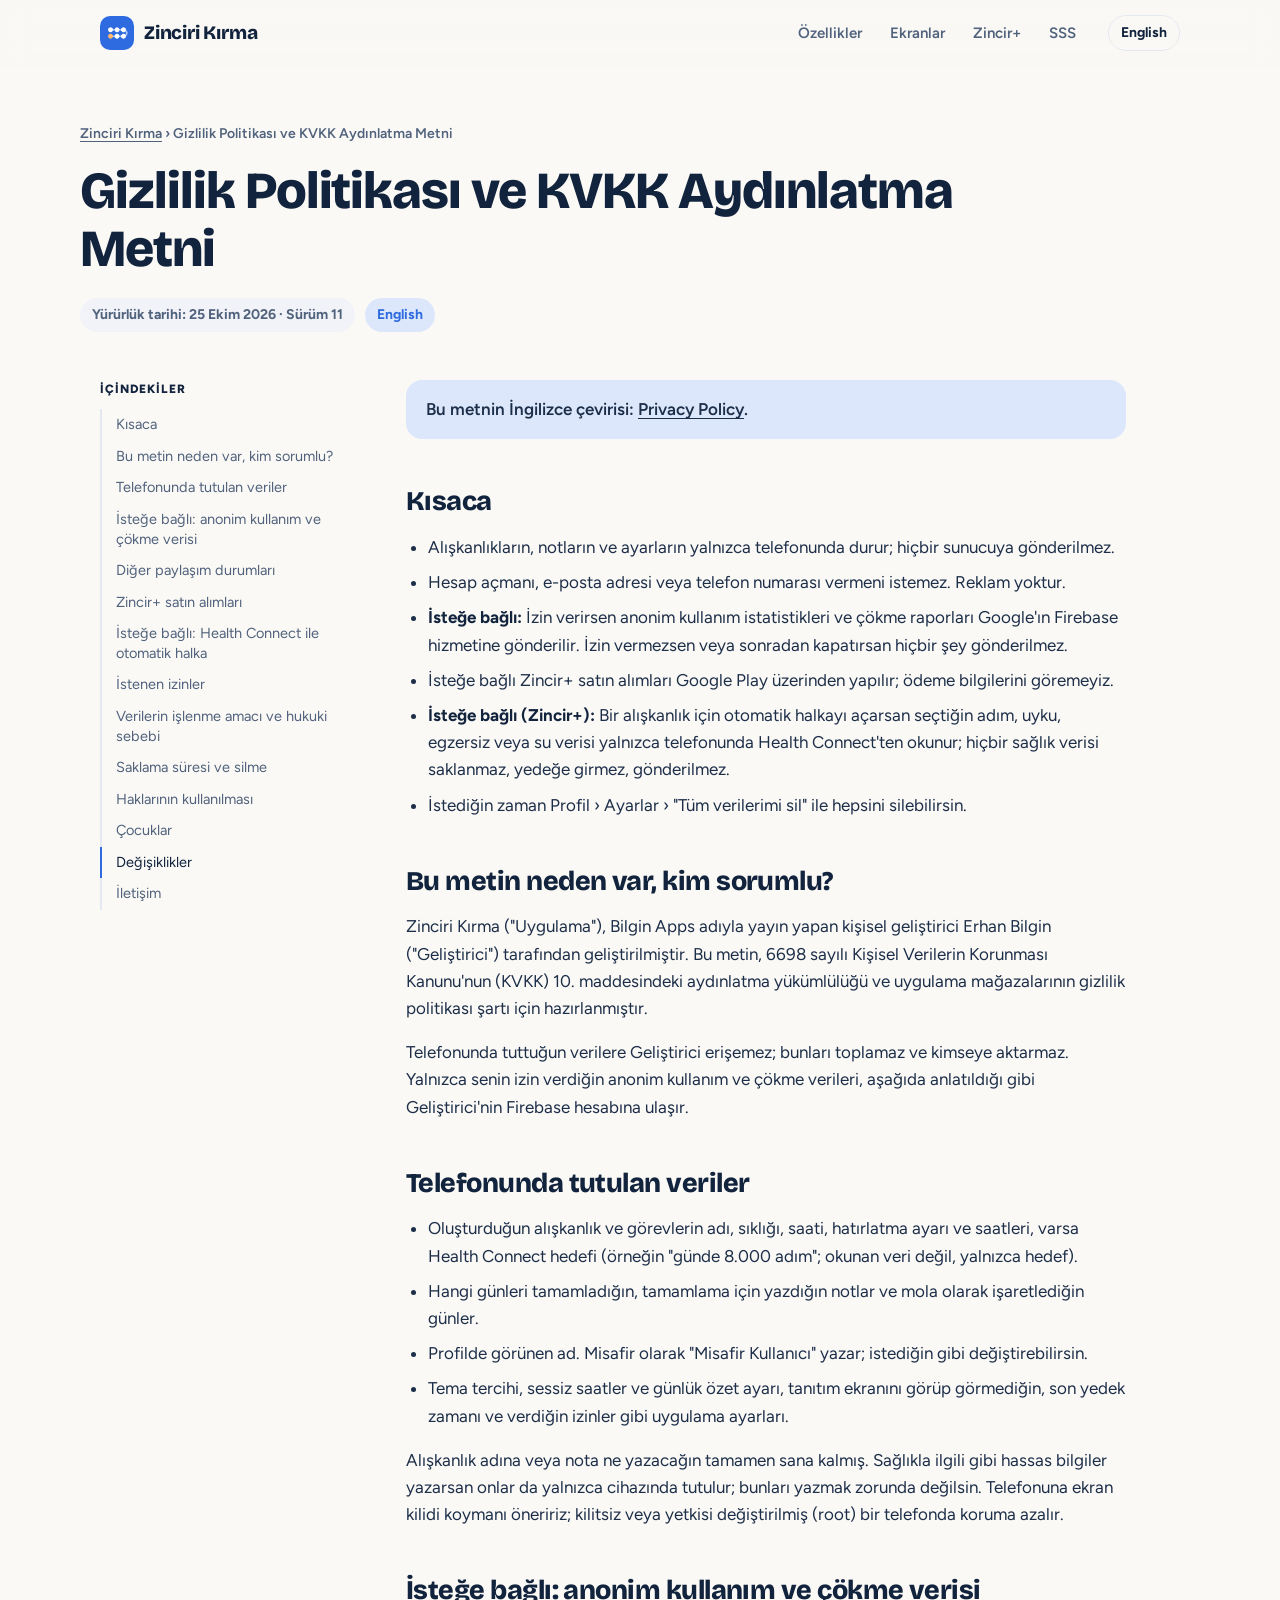
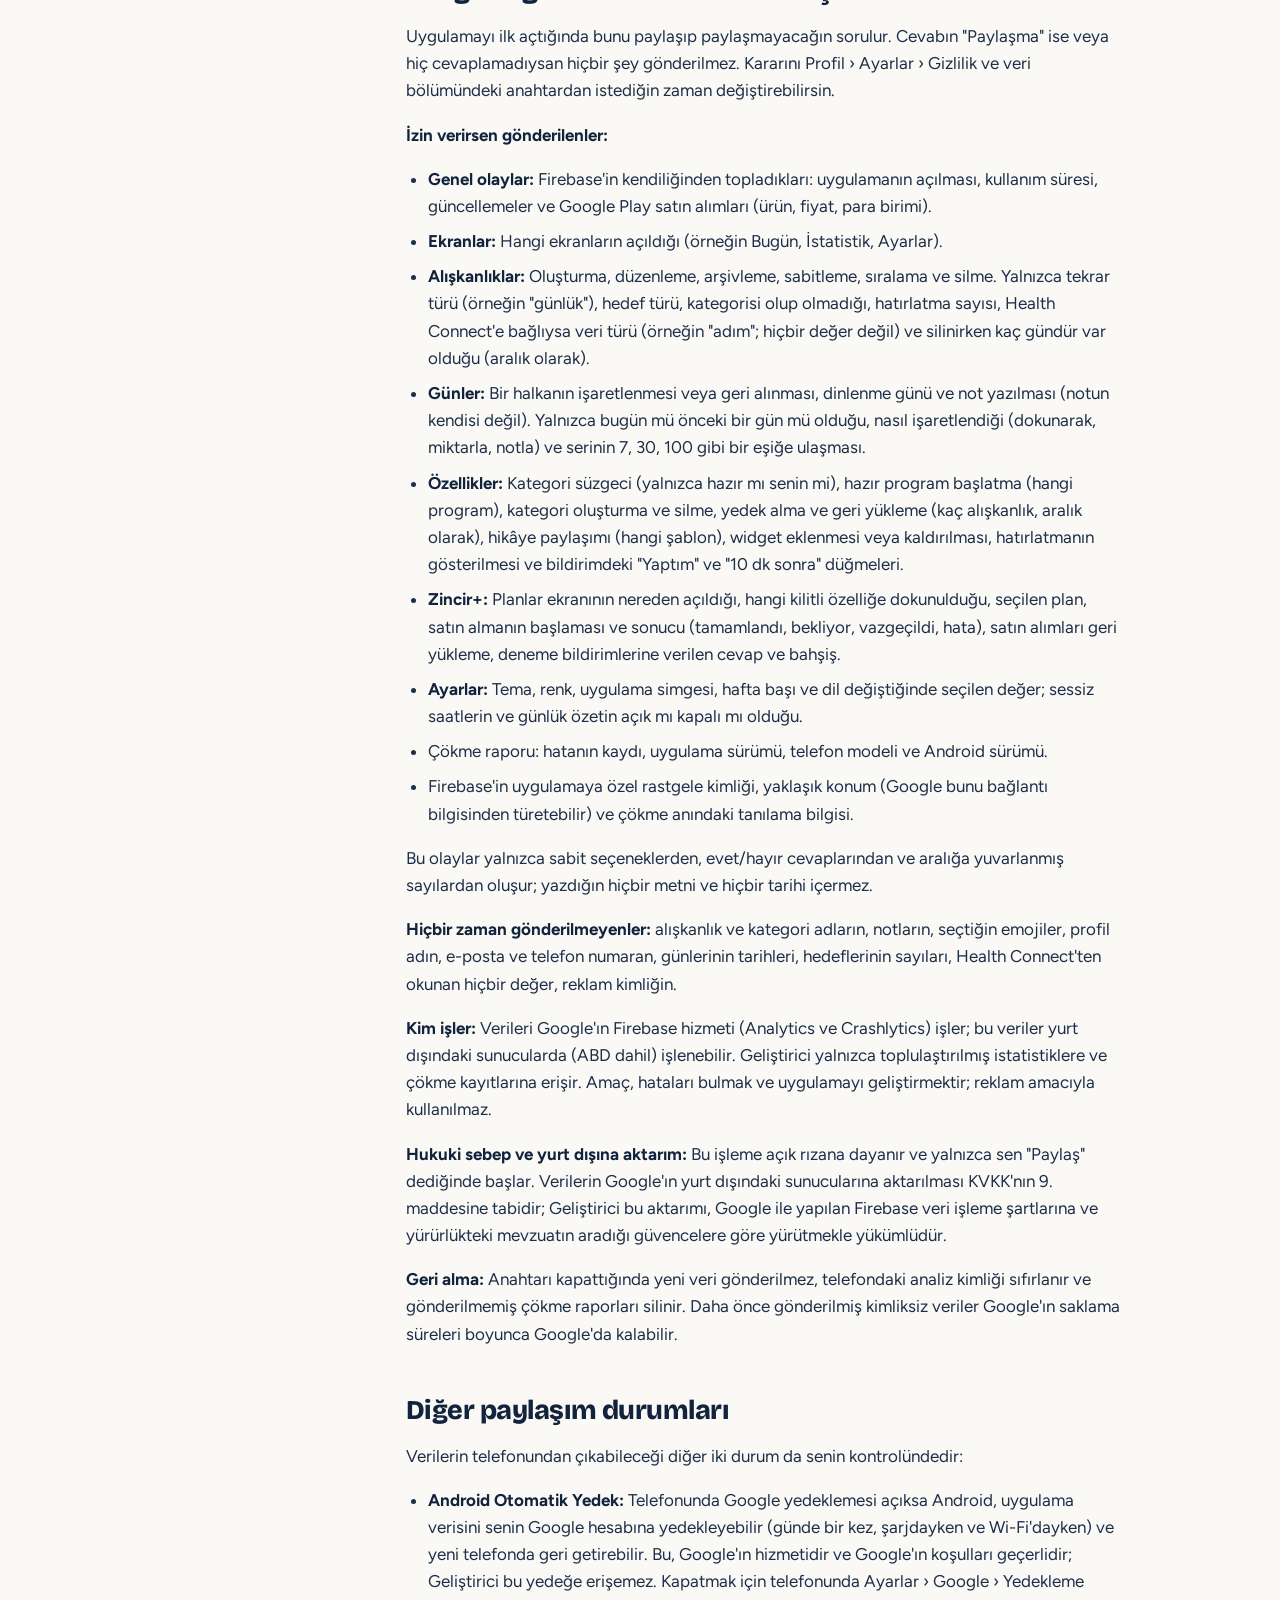
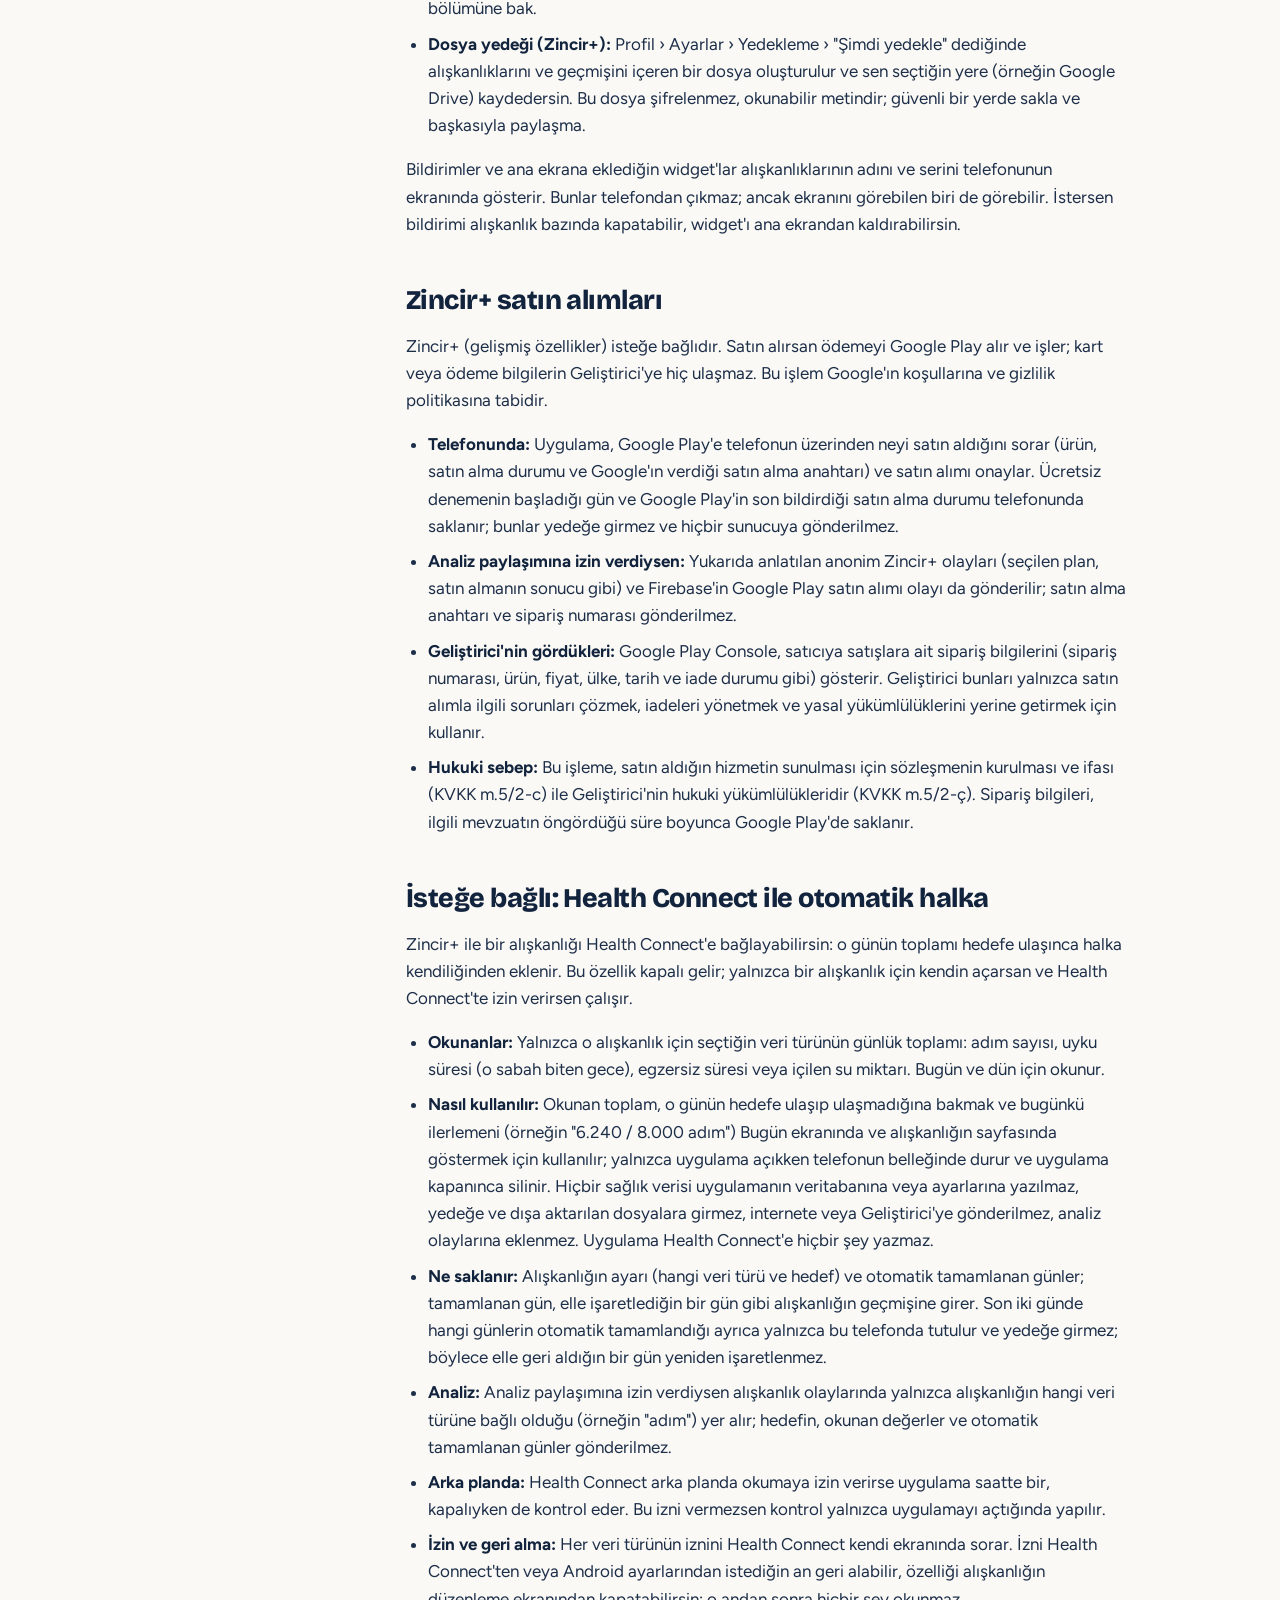
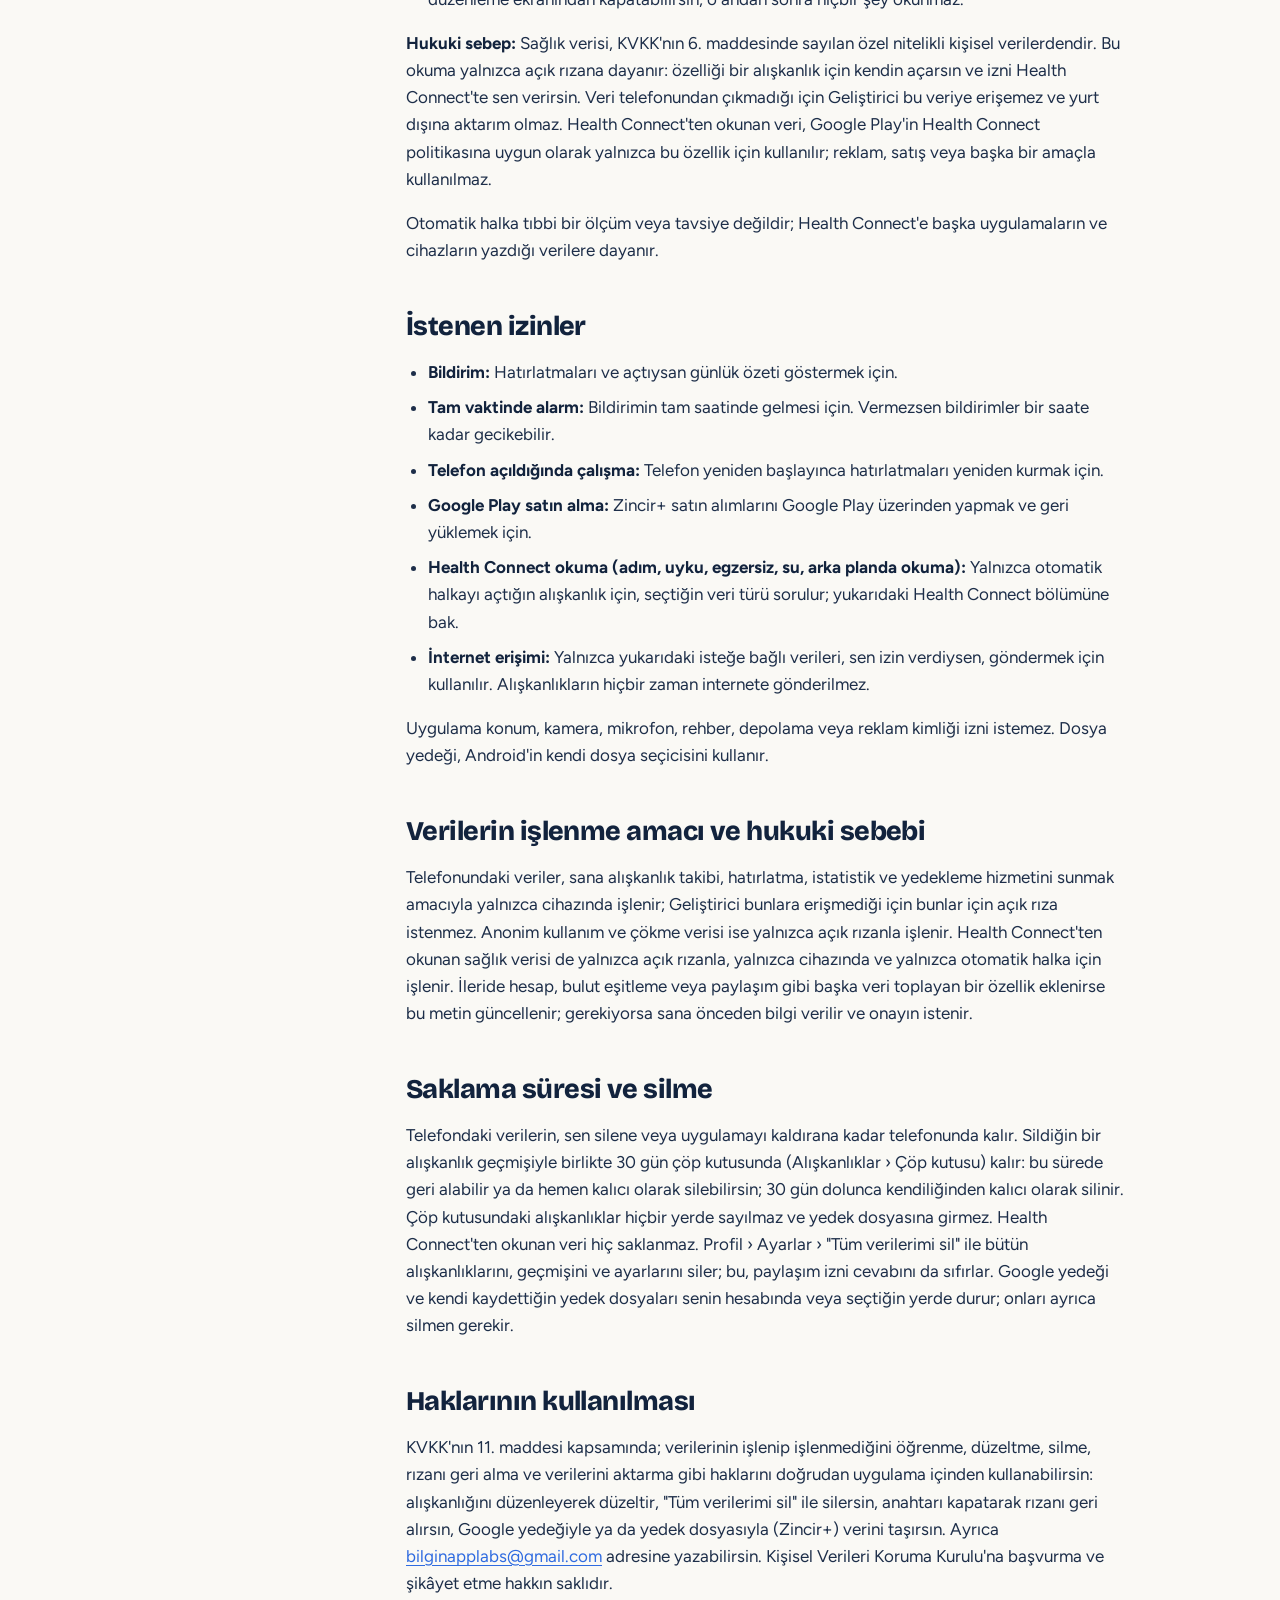
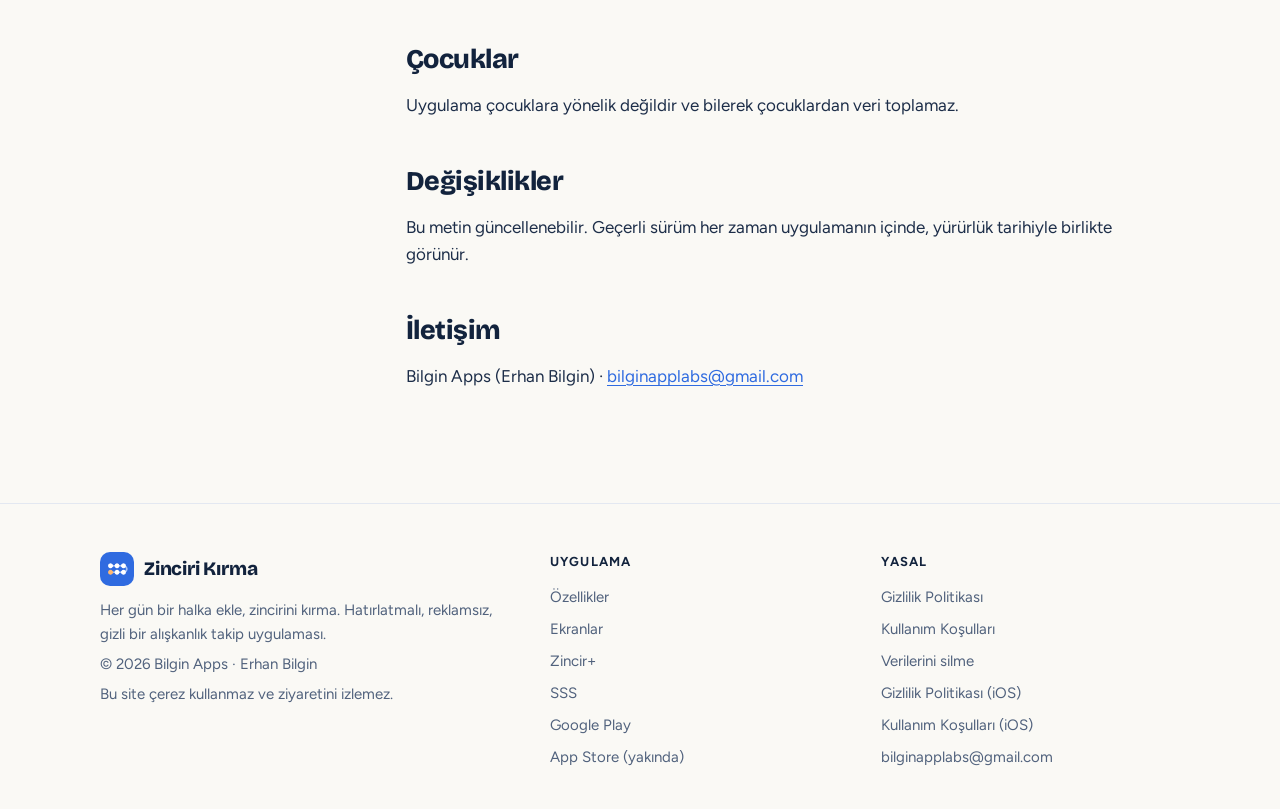
<file: gizlilik/index.html>
<!doctype html>
<html lang="tr">
<head>
  <meta charset="utf-8">
  <meta name="viewport" content="width=device-width, initial-scale=1">
  <title>Gizlilik Politikası ve KVKK Aydınlatma Metni · Zinciri Kırma</title>
  <meta name="description" content="Gizlilik Politikası ve KVKK Aydınlatma Metni: Zinciri Kırma, Bilgin Apps.">
  <meta name="theme-color" content="#2f6be0">
  <link rel="canonical" href="https://bilginapplabs.github.io/zinciri-kirma.github.io/gizlilik/">
  <link rel="alternate" hreflang="tr" href="https://bilginapplabs.github.io/zinciri-kirma.github.io/gizlilik/">
  <link rel="alternate" hreflang="en" href="https://bilginapplabs.github.io/zinciri-kirma.github.io/en/privacy/">
  <link rel="alternate" hreflang="x-default" href="https://bilginapplabs.github.io/zinciri-kirma.github.io/gizlilik/">
  <meta property="og:type" content="website">
  <meta property="og:site_name" content="Zinciri Kırma">
  <meta property="og:title" content="Gizlilik Politikası ve KVKK Aydınlatma Metni · Zinciri Kırma">
  <meta property="og:description" content="Gizlilik Politikası ve KVKK Aydınlatma Metni: Zinciri Kırma, Bilgin Apps.">
  <meta property="og:url" content="https://bilginapplabs.github.io/zinciri-kirma.github.io/gizlilik/">
  <meta property="og:image" content="https://bilginapplabs.github.io/zinciri-kirma.github.io/assets/og-tr.png">
  <meta property="og:locale" content="tr_TR">
  <meta name="twitter:card" content="summary_large_image">
  <link rel="icon" type="image/png" href="../assets/icon-512.png">
  <link rel="apple-touch-icon" href="../assets/icon-512.png">
  <link rel="preload" href="../assets/fonts/bricolage_grotesque.ttf" as="font" type="font/ttf" crossorigin>
  <link rel="stylesheet" href="../assets/site.css?v=2ab52135">
</head>
<body>
<a class="skip" href="#main">İçeriğe geç</a>
<header class="top">
  <div class="wrap">
    <a class="brand" href="../"><img src="../assets/icon-512.png" alt="" width="34" height="34">Zinciri Kırma</a>
    <nav class="nav" aria-label="Bölümler"><a href="../#features">Özellikler</a><a href="../#screens">Ekranlar</a><a href="../#plus">Zincir+</a><a href="../#faq">SSS</a></nav>
    <a class="lang" href="../en/privacy/" hreflang="en" lang="en">English</a>
  </div>
</header>
<main id="main">
<div class="wrap doc-head">
  <div class="crumbs"><a href="../">Zinciri Kırma</a> › Gizlilik Politikası ve KVKK Aydınlatma Metni</div>
  <h1>Gizlilik Politikası ve KVKK Aydınlatma Metni</h1>
  <div class="doc-meta"><span class="pill">Yürürlük tarihi: 25 Ekim 2026 · Sürüm 11</span><a class="pill" href="../en/privacy/" hreflang="en">English</a></div>
</div>
<div class="wrap doc">
  <nav class="toc" aria-label="İçindekiler"><p>İçindekiler</p><ol><li><a href="#kisaca">Kısaca</a></li><li><a href="#bu-metin-neden-var-kim-sorumlu">Bu metin neden var, kim sorumlu?</a></li><li><a href="#telefonunda-tutulan-veriler">Telefonunda tutulan veriler</a></li><li><a href="#istege-bagli-anonim-kullanim-ve-cokme-verisi">İsteğe bağlı: anonim kullanım ve çökme verisi</a></li><li><a href="#diger-paylasim-durumlari">Diğer paylaşım durumları</a></li><li><a href="#zincir-satin-alimlari">Zincir+ satın alımları</a></li><li><a href="#istege-bagli-health-connect-ile-otomatik-halka">İsteğe bağlı: Health Connect ile otomatik halka</a></li><li><a href="#istenen-izinler">İstenen izinler</a></li><li><a href="#verilerin-islenme-amaci-ve-hukuki-sebebi">Verilerin işlenme amacı ve hukuki sebebi</a></li><li><a href="#saklama-suresi-ve-silme">Saklama süresi ve silme</a></li><li><a href="#haklarinin-kullanilmasi">Haklarının kullanılması</a></li><li><a href="#cocuklar">Çocuklar</a></li><li><a href="#degisiklikler">Değişiklikler</a></li><li><a href="#iletisim">İletişim</a></li></ol></nav>
  <article class="prose"><p class="note">Bu metnin İngilizce çevirisi: <a href="../en/privacy/">Privacy Policy</a>.</p><h2 id="kisaca">Kısaca</h2><ul><li>Alışkanlıkların, notların ve ayarların yalnızca telefonunda durur; hiçbir sunucuya gönderilmez.</li><li>Hesap açmanı, e-posta adresi veya telefon numarası vermeni istemez. Reklam yoktur.</li><li><strong>İsteğe bağlı:</strong> İzin verirsen anonim kullanım istatistikleri ve çökme raporları Google'ın Firebase hizmetine gönderilir. İzin vermezsen veya sonradan kapatırsan hiçbir şey gönderilmez.</li><li>İsteğe bağlı Zincir+ satın alımları Google Play üzerinden yapılır; ödeme bilgilerini göremeyiz.</li><li><strong>İsteğe bağlı (Zincir+):</strong> Bir alışkanlık için otomatik halkayı açarsan seçtiğin adım, uyku, egzersiz veya su verisi yalnızca telefonunda Health Connect'ten okunur; hiçbir sağlık verisi saklanmaz, yedeğe girmez, gönderilmez.</li><li>İstediğin zaman Profil › Ayarlar › "Tüm verilerimi sil" ile hepsini silebilirsin.</li></ul><h2 id="bu-metin-neden-var-kim-sorumlu">Bu metin neden var, kim sorumlu?</h2><p>Zinciri Kırma ("Uygulama"), Bilgin Apps adıyla yayın yapan kişisel geliştirici Erhan Bilgin ("Geliştirici") tarafından geliştirilmiştir. Bu metin, 6698 sayılı Kişisel Verilerin Korunması Kanunu'nun (KVKK) 10. maddesindeki aydınlatma yükümlülüğü ve uygulama mağazalarının gizlilik politikası şartı için hazırlanmıştır.</p><p>Telefonunda tuttuğun verilere Geliştirici erişemez; bunları toplamaz ve kimseye aktarmaz. Yalnızca senin izin verdiğin anonim kullanım ve çökme verileri, aşağıda anlatıldığı gibi Geliştirici'nin Firebase hesabına ulaşır.</p><h2 id="telefonunda-tutulan-veriler">Telefonunda tutulan veriler</h2><ul><li>Oluşturduğun alışkanlık ve görevlerin adı, sıklığı, saati, hatırlatma ayarı ve saatleri, varsa Health Connect hedefi (örneğin "günde 8.000 adım"; okunan veri değil, yalnızca hedef).</li><li>Hangi günleri tamamladığın, tamamlama için yazdığın notlar ve mola olarak işaretlediğin günler.</li><li>Profilde görünen ad. Misafir olarak "Misafir Kullanıcı" yazar; istediğin gibi değiştirebilirsin.</li><li>Tema tercihi, sessiz saatler ve günlük özet ayarı, tanıtım ekranını görüp görmediğin, son yedek zamanı ve verdiğin izinler gibi uygulama ayarları.</li></ul><p>Alışkanlık adına veya nota ne yazacağın tamamen sana kalmış. Sağlıkla ilgili gibi hassas bilgiler yazarsan onlar da yalnızca cihazında tutulur; bunları yazmak zorunda değilsin. Telefonuna ekran kilidi koymanı öneririz; kilitsiz veya yetkisi değiştirilmiş (root) bir telefonda koruma azalır.</p><h2 id="istege-bagli-anonim-kullanim-ve-cokme-verisi">İsteğe bağlı: anonim kullanım ve çökme verisi</h2><p>Uygulamayı ilk açtığında bunu paylaşıp paylaşmayacağın sorulur. Cevabın "Paylaşma" ise veya hiç cevaplamadıysan hiçbir şey gönderilmez. Kararını Profil › Ayarlar › Gizlilik ve veri bölümündeki anahtardan istediğin zaman değiştirebilirsin.</p><p><strong>İzin verirsen gönderilenler:</strong></p><ul><li><strong>Genel olaylar:</strong> Firebase'in kendiliğinden topladıkları: uygulamanın açılması, kullanım süresi, güncellemeler ve Google Play satın alımları (ürün, fiyat, para birimi).</li><li><strong>Ekranlar:</strong> Hangi ekranların açıldığı (örneğin Bugün, İstatistik, Ayarlar).</li><li><strong>Alışkanlıklar:</strong> Oluşturma, düzenleme, arşivleme, sabitleme, sıralama ve silme. Yalnızca tekrar türü (örneğin "günlük"), hedef türü, kategorisi olup olmadığı, hatırlatma sayısı, Health Connect'e bağlıysa veri türü (örneğin "adım"; hiçbir değer değil) ve silinirken kaç gündür var olduğu (aralık olarak).</li><li><strong>Günler:</strong> Bir halkanın işaretlenmesi veya geri alınması, dinlenme günü ve not yazılması (notun kendisi değil). Yalnızca bugün mü önceki bir gün mü olduğu, nasıl işaretlendiği (dokunarak, miktarla, notla) ve serinin 7, 30, 100 gibi bir eşiğe ulaşması.</li><li><strong>Özellikler:</strong> Kategori süzgeci (yalnızca hazır mı senin mi), hazır program başlatma (hangi program), kategori oluşturma ve silme, yedek alma ve geri yükleme (kaç alışkanlık, aralık olarak), hikâye paylaşımı (hangi şablon), widget eklenmesi veya kaldırılması, hatırlatmanın gösterilmesi ve bildirimdeki "Yaptım" ve "10 dk sonra" düğmeleri.</li><li><strong>Zincir+:</strong> Planlar ekranının nereden açıldığı, hangi kilitli özelliğe dokunulduğu, seçilen plan, satın almanın başlaması ve sonucu (tamamlandı, bekliyor, vazgeçildi, hata), satın alımları geri yükleme, deneme bildirimlerine verilen cevap ve bahşiş.</li><li><strong>Ayarlar:</strong> Tema, renk, uygulama simgesi, hafta başı ve dil değiştiğinde seçilen değer; sessiz saatlerin ve günlük özetin açık mı kapalı mı olduğu.</li><li>Çökme raporu: hatanın kaydı, uygulama sürümü, telefon modeli ve Android sürümü.</li><li>Firebase'in uygulamaya özel rastgele kimliği, yaklaşık konum (Google bunu bağlantı bilgisinden türetebilir) ve çökme anındaki tanılama bilgisi.</li></ul><p>Bu olaylar yalnızca sabit seçeneklerden, evet/hayır cevaplarından ve aralığa yuvarlanmış sayılardan oluşur; yazdığın hiçbir metni ve hiçbir tarihi içermez.</p><p><strong>Hiçbir zaman gönderilmeyenler:</strong> alışkanlık ve kategori adların, notların, seçtiğin emojiler, profil adın, e-posta ve telefon numaran, günlerinin tarihleri, hedeflerinin sayıları, Health Connect'ten okunan hiçbir değer, reklam kimliğin.</p><p><strong>Kim işler:</strong> Verileri Google'ın Firebase hizmeti (Analytics ve Crashlytics) işler; bu veriler yurt dışındaki sunucularda (ABD dahil) işlenebilir. Geliştirici yalnızca toplulaştırılmış istatistiklere ve çökme kayıtlarına erişir. Amaç, hataları bulmak ve uygulamayı geliştirmektir; reklam amacıyla kullanılmaz.</p><p><strong>Hukuki sebep ve yurt dışına aktarım:</strong> Bu işleme açık rızana dayanır ve yalnızca sen "Paylaş" dediğinde başlar. Verilerin Google'ın yurt dışındaki sunucularına aktarılması KVKK'nın 9. maddesine tabidir; Geliştirici bu aktarımı, Google ile yapılan Firebase veri işleme şartlarına ve yürürlükteki mevzuatın aradığı güvencelere göre yürütmekle yükümlüdür.</p><p><strong>Geri alma:</strong> Anahtarı kapattığında yeni veri gönderilmez, telefondaki analiz kimliği sıfırlanır ve gönderilmemiş çökme raporları silinir. Daha önce gönderilmiş kimliksiz veriler Google'ın saklama süreleri boyunca Google'da kalabilir.</p><h2 id="diger-paylasim-durumlari">Diğer paylaşım durumları</h2><p>Verilerin telefonundan çıkabileceği diğer iki durum da senin kontrolündedir:</p><ul><li><strong>Android Otomatik Yedek:</strong> Telefonunda Google yedeklemesi açıksa Android, uygulama verisini senin Google hesabına yedekleyebilir (günde bir kez, şarjdayken ve Wi-Fi'dayken) ve yeni telefonda geri getirebilir. Bu, Google'ın hizmetidir ve Google'ın koşulları geçerlidir; Geliştirici bu yedeğe erişemez. Kapatmak için telefonunda Ayarlar › Google › Yedekleme bölümüne bak.</li><li><strong>Dosya yedeği (Zincir+):</strong> Profil › Ayarlar › Yedekleme › "Şimdi yedekle" dediğinde alışkanlıklarını ve geçmişini içeren bir dosya oluşturulur ve sen seçtiğin yere (örneğin Google Drive) kaydedersin. Bu dosya şifrelenmez, okunabilir metindir; güvenli bir yerde sakla ve başkasıyla paylaşma.</li></ul><p>Bildirimler ve ana ekrana eklediğin widget'lar alışkanlıklarının adını ve serini telefonunun ekranında gösterir. Bunlar telefondan çıkmaz; ancak ekranını görebilen biri de görebilir. İstersen bildirimi alışkanlık bazında kapatabilir, widget'ı ana ekrandan kaldırabilirsin.</p><h2 id="zincir-satin-alimlari">Zincir+ satın alımları</h2><p>Zincir+ (gelişmiş özellikler) isteğe bağlıdır. Satın alırsan ödemeyi Google Play alır ve işler; kart veya ödeme bilgilerin Geliştirici'ye hiç ulaşmaz. Bu işlem Google'ın koşullarına ve gizlilik politikasına tabidir.</p><ul><li><strong>Telefonunda:</strong> Uygulama, Google Play'e telefonun üzerinden neyi satın aldığını sorar (ürün, satın alma durumu ve Google'ın verdiği satın alma anahtarı) ve satın alımı onaylar. Ücretsiz denemenin başladığı gün ve Google Play'in son bildirdiği satın alma durumu telefonunda saklanır; bunlar yedeğe girmez ve hiçbir sunucuya gönderilmez.</li><li><strong>Analiz paylaşımına izin verdiysen:</strong> Yukarıda anlatılan anonim Zincir+ olayları (seçilen plan, satın almanın sonucu gibi) ve Firebase'in Google Play satın alımı olayı da gönderilir; satın alma anahtarı ve sipariş numarası gönderilmez.</li><li><strong>Geliştirici'nin gördükleri:</strong> Google Play Console, satıcıya satışlara ait sipariş bilgilerini (sipariş numarası, ürün, fiyat, ülke, tarih ve iade durumu gibi) gösterir. Geliştirici bunları yalnızca satın alımla ilgili sorunları çözmek, iadeleri yönetmek ve yasal yükümlülüklerini yerine getirmek için kullanır.</li><li><strong>Hukuki sebep:</strong> Bu işleme, satın aldığın hizmetin sunulması için sözleşmenin kurulması ve ifası (KVKK m.5/2-c) ile Geliştirici'nin hukuki yükümlülükleridir (KVKK m.5/2-ç). Sipariş bilgileri, ilgili mevzuatın öngördüğü süre boyunca Google Play'de saklanır.</li></ul><h2 id="istege-bagli-health-connect-ile-otomatik-halka">İsteğe bağlı: Health Connect ile otomatik halka</h2><p>Zincir+ ile bir alışkanlığı Health Connect'e bağlayabilirsin: o günün toplamı hedefe ulaşınca halka kendiliğinden eklenir. Bu özellik kapalı gelir; yalnızca bir alışkanlık için kendin açarsan ve Health Connect'te izin verirsen çalışır.</p><ul><li><strong>Okunanlar:</strong> Yalnızca o alışkanlık için seçtiğin veri türünün günlük toplamı: adım sayısı, uyku süresi (o sabah biten gece), egzersiz süresi veya içilen su miktarı. Bugün ve dün için okunur.</li><li><strong>Nasıl kullanılır:</strong> Okunan toplam, o günün hedefe ulaşıp ulaşmadığına bakmak ve bugünkü ilerlemeni (örneğin "6.240 / 8.000 adım") Bugün ekranında ve alışkanlığın sayfasında göstermek için kullanılır; yalnızca uygulama açıkken telefonun belleğinde durur ve uygulama kapanınca silinir. Hiçbir sağlık verisi uygulamanın veritabanına veya ayarlarına yazılmaz, yedeğe ve dışa aktarılan dosyalara girmez, internete veya Geliştirici'ye gönderilmez, analiz olaylarına eklenmez. Uygulama Health Connect'e hiçbir şey yazmaz.</li><li><strong>Ne saklanır:</strong> Alışkanlığın ayarı (hangi veri türü ve hedef) ve otomatik tamamlanan günler; tamamlanan gün, elle işaretlediğin bir gün gibi alışkanlığın geçmişine girer. Son iki günde hangi günlerin otomatik tamamlandığı ayrıca yalnızca bu telefonda tutulur ve yedeğe girmez; böylece elle geri aldığın bir gün yeniden işaretlenmez.</li><li><strong>Analiz:</strong> Analiz paylaşımına izin verdiysen alışkanlık olaylarında yalnızca alışkanlığın hangi veri türüne bağlı olduğu (örneğin "adım") yer alır; hedefin, okunan değerler ve otomatik tamamlanan günler gönderilmez.</li><li><strong>Arka planda:</strong> Health Connect arka planda okumaya izin verirse uygulama saatte bir, kapalıyken de kontrol eder. Bu izni vermezsen kontrol yalnızca uygulamayı açtığında yapılır.</li><li><strong>İzin ve geri alma:</strong> Her veri türünün iznini Health Connect kendi ekranında sorar. İzni Health Connect'ten veya Android ayarlarından istediğin an geri alabilir, özelliği alışkanlığın düzenleme ekranından kapatabilirsin; o andan sonra hiçbir şey okunmaz.</li></ul><p><strong>Hukuki sebep:</strong> Sağlık verisi, KVKK'nın 6. maddesinde sayılan özel nitelikli kişisel verilerdendir. Bu okuma yalnızca açık rızana dayanır: özelliği bir alışkanlık için kendin açarsın ve izni Health Connect'te sen verirsin. Veri telefonundan çıkmadığı için Geliştirici bu veriye erişemez ve yurt dışına aktarım olmaz. Health Connect'ten okunan veri, Google Play'in Health Connect politikasına uygun olarak yalnızca bu özellik için kullanılır; reklam, satış veya başka bir amaçla kullanılmaz.</p><p>Otomatik halka tıbbi bir ölçüm veya tavsiye değildir; Health Connect'e başka uygulamaların ve cihazların yazdığı verilere dayanır.</p><h2 id="istenen-izinler">İstenen izinler</h2><ul><li><strong>Bildirim:</strong> Hatırlatmaları ve açtıysan günlük özeti göstermek için.</li><li><strong>Tam vaktinde alarm:</strong> Bildirimin tam saatinde gelmesi için. Vermezsen bildirimler bir saate kadar gecikebilir.</li><li><strong>Telefon açıldığında çalışma:</strong> Telefon yeniden başlayınca hatırlatmaları yeniden kurmak için.</li><li><strong>Google Play satın alma:</strong> Zincir+ satın alımlarını Google Play üzerinden yapmak ve geri yüklemek için.</li><li><strong>Health Connect okuma (adım, uyku, egzersiz, su, arka planda okuma):</strong> Yalnızca otomatik halkayı açtığın alışkanlık için, seçtiğin veri türü sorulur; yukarıdaki Health Connect bölümüne bak.</li><li><strong>İnternet erişimi:</strong> Yalnızca yukarıdaki isteğe bağlı verileri, sen izin verdiysen, göndermek için kullanılır. Alışkanlıkların hiçbir zaman internete gönderilmez.</li></ul><p>Uygulama konum, kamera, mikrofon, rehber, depolama veya reklam kimliği izni istemez. Dosya yedeği, Android'in kendi dosya seçicisini kullanır.</p><h2 id="verilerin-islenme-amaci-ve-hukuki-sebebi">Verilerin işlenme amacı ve hukuki sebebi</h2><p>Telefonundaki veriler, sana alışkanlık takibi, hatırlatma, istatistik ve yedekleme hizmetini sunmak amacıyla yalnızca cihazında işlenir; Geliştirici bunlara erişmediği için bunlar için açık rıza istenmez. Anonim kullanım ve çökme verisi ise yalnızca açık rızanla işlenir. Health Connect'ten okunan sağlık verisi de yalnızca açık rızanla, yalnızca cihazında ve yalnızca otomatik halka için işlenir. İleride hesap, bulut eşitleme veya paylaşım gibi başka veri toplayan bir özellik eklenirse bu metin güncellenir; gerekiyorsa sana önceden bilgi verilir ve onayın istenir.</p><h2 id="saklama-suresi-ve-silme">Saklama süresi ve silme</h2><p>Telefondaki verilerin, sen silene veya uygulamayı kaldırana kadar telefonunda kalır. Sildiğin bir alışkanlık geçmişiyle birlikte 30 gün çöp kutusunda (Alışkanlıklar › Çöp kutusu) kalır: bu sürede geri alabilir ya da hemen kalıcı olarak silebilirsin; 30 gün dolunca kendiliğinden kalıcı olarak silinir. Çöp kutusundaki alışkanlıklar hiçbir yerde sayılmaz ve yedek dosyasına girmez. Health Connect'ten okunan veri hiç saklanmaz. Profil › Ayarlar › "Tüm verilerimi sil" ile bütün alışkanlıklarını, geçmişini ve ayarlarını siler; bu, paylaşım izni cevabını da sıfırlar. Google yedeği ve kendi kaydettiğin yedek dosyaları senin hesabında veya seçtiğin yerde durur; onları ayrıca silmen gerekir.</p><h2 id="haklarinin-kullanilmasi">Haklarının kullanılması</h2><p>KVKK'nın 11. maddesi kapsamında; verilerinin işlenip işlenmediğini öğrenme, düzeltme, silme, rızanı geri alma ve verilerini aktarma gibi haklarını doğrudan uygulama içinden kullanabilirsin: alışkanlığını düzenleyerek düzeltir, "Tüm verilerimi sil" ile silersin, anahtarı kapatarak rızanı geri alırsın, Google yedeğiyle ya da yedek dosyasıyla (Zincir+) verini taşırsın. Ayrıca <a href="mailto:bilginapplabs@gmail.com">bilginapplabs@gmail.com</a> adresine yazabilirsin. Kişisel Verileri Koruma Kurulu'na başvurma ve şikâyet etme hakkın saklıdır.</p><h2 id="cocuklar">Çocuklar</h2><p>Uygulama çocuklara yönelik değildir ve bilerek çocuklardan veri toplamaz.</p><h2 id="degisiklikler">Değişiklikler</h2><p>Bu metin güncellenebilir. Geçerli sürüm her zaman uygulamanın içinde, yürürlük tarihiyle birlikte görünür.</p><h2 id="iletisim">İletişim</h2><p>Bilgin Apps (Erhan Bilgin) · <a href="mailto:bilginapplabs@gmail.com">bilginapplabs@gmail.com</a></p></article>
</div>
</main>
<footer>
  <div class="wrap">
    <div class="about">
      <a class="brand" href="../"><img src="../assets/icon-512.png" alt="" width="34" height="34">Zinciri Kırma</a>
      <p>Her gün bir halka ekle, zincirini kırma. Hatırlatmalı, reklamsız, gizli bir alışkanlık takip uygulaması.</p>
      <p>© 2026 Bilgin Apps · Erhan Bilgin</p>
      <p>Bu site çerez kullanmaz ve ziyaretini izlemez.</p>
    </div>
    <div>
      <h4>Uygulama</h4>
      <ul><li><a href="../#features">Özellikler</a></li><li><a href="../#screens">Ekranlar</a></li><li><a href="../#plus">Zincir+</a></li><li><a href="../#faq">SSS</a></li><li><a href="https://play.google.com/store/apps/details?id=com.bilginapps.habitchain" rel="noopener">Google Play</a></li><li>App Store (yakında)</li></ul>
    </div>
    <div>
      <h4>Yasal</h4>
      <ul>
        <li><a href="../gizlilik/">Gizlilik Politikası</a></li>
        <li><a href="../kosullar/">Kullanım Koşulları</a></li>
        <li><a href="../veri-silme/">Verilerini silme</a></li>
        <li><a href="../ios/gizlilik/">Gizlilik Politikası (iOS)</a></li>
        <li><a href="../ios/kosullar/">Kullanım Koşulları (iOS)</a></li>
        <li><a href="mailto:bilginapplabs@gmail.com">bilginapplabs@gmail.com</a></li>
      </ul>
    </div>
  </div>
</footer>
<script src="../assets/site.js?v=9dcf2897" defer></script>
</body>
</html>
</file>
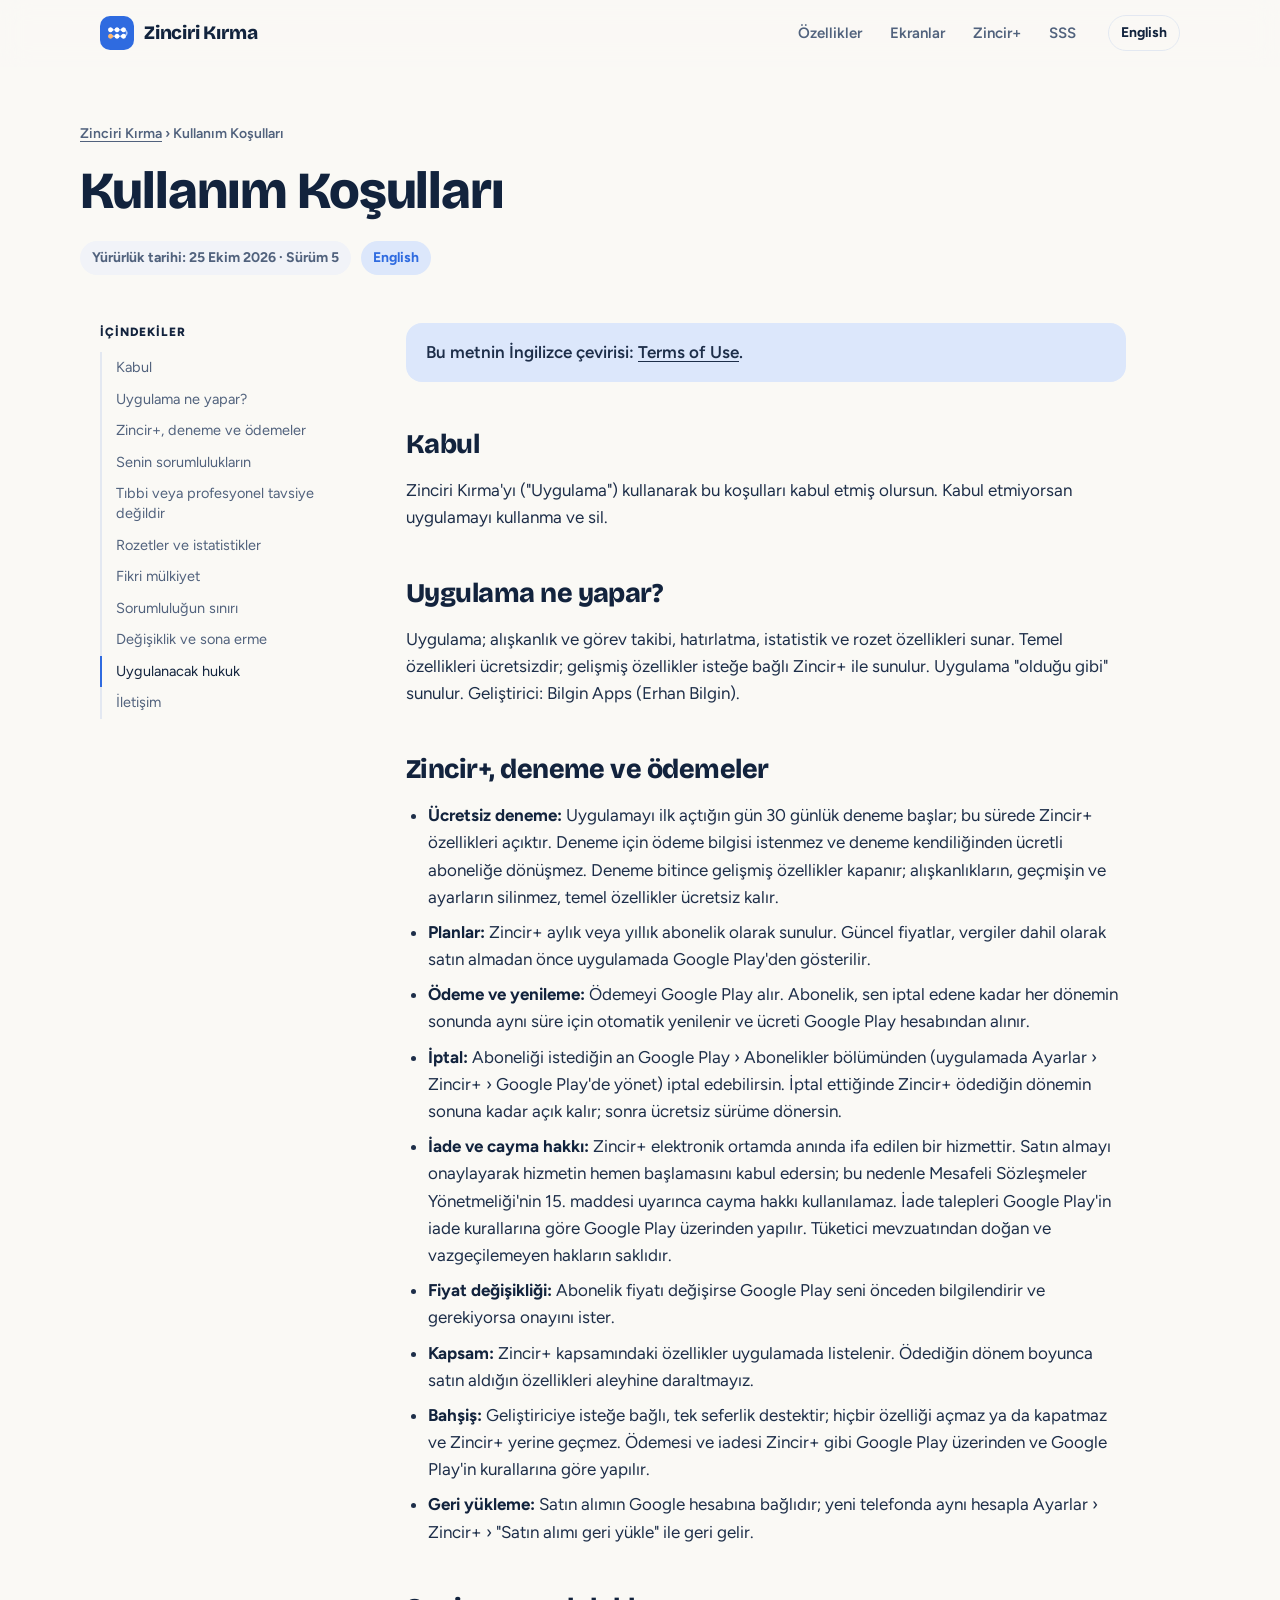
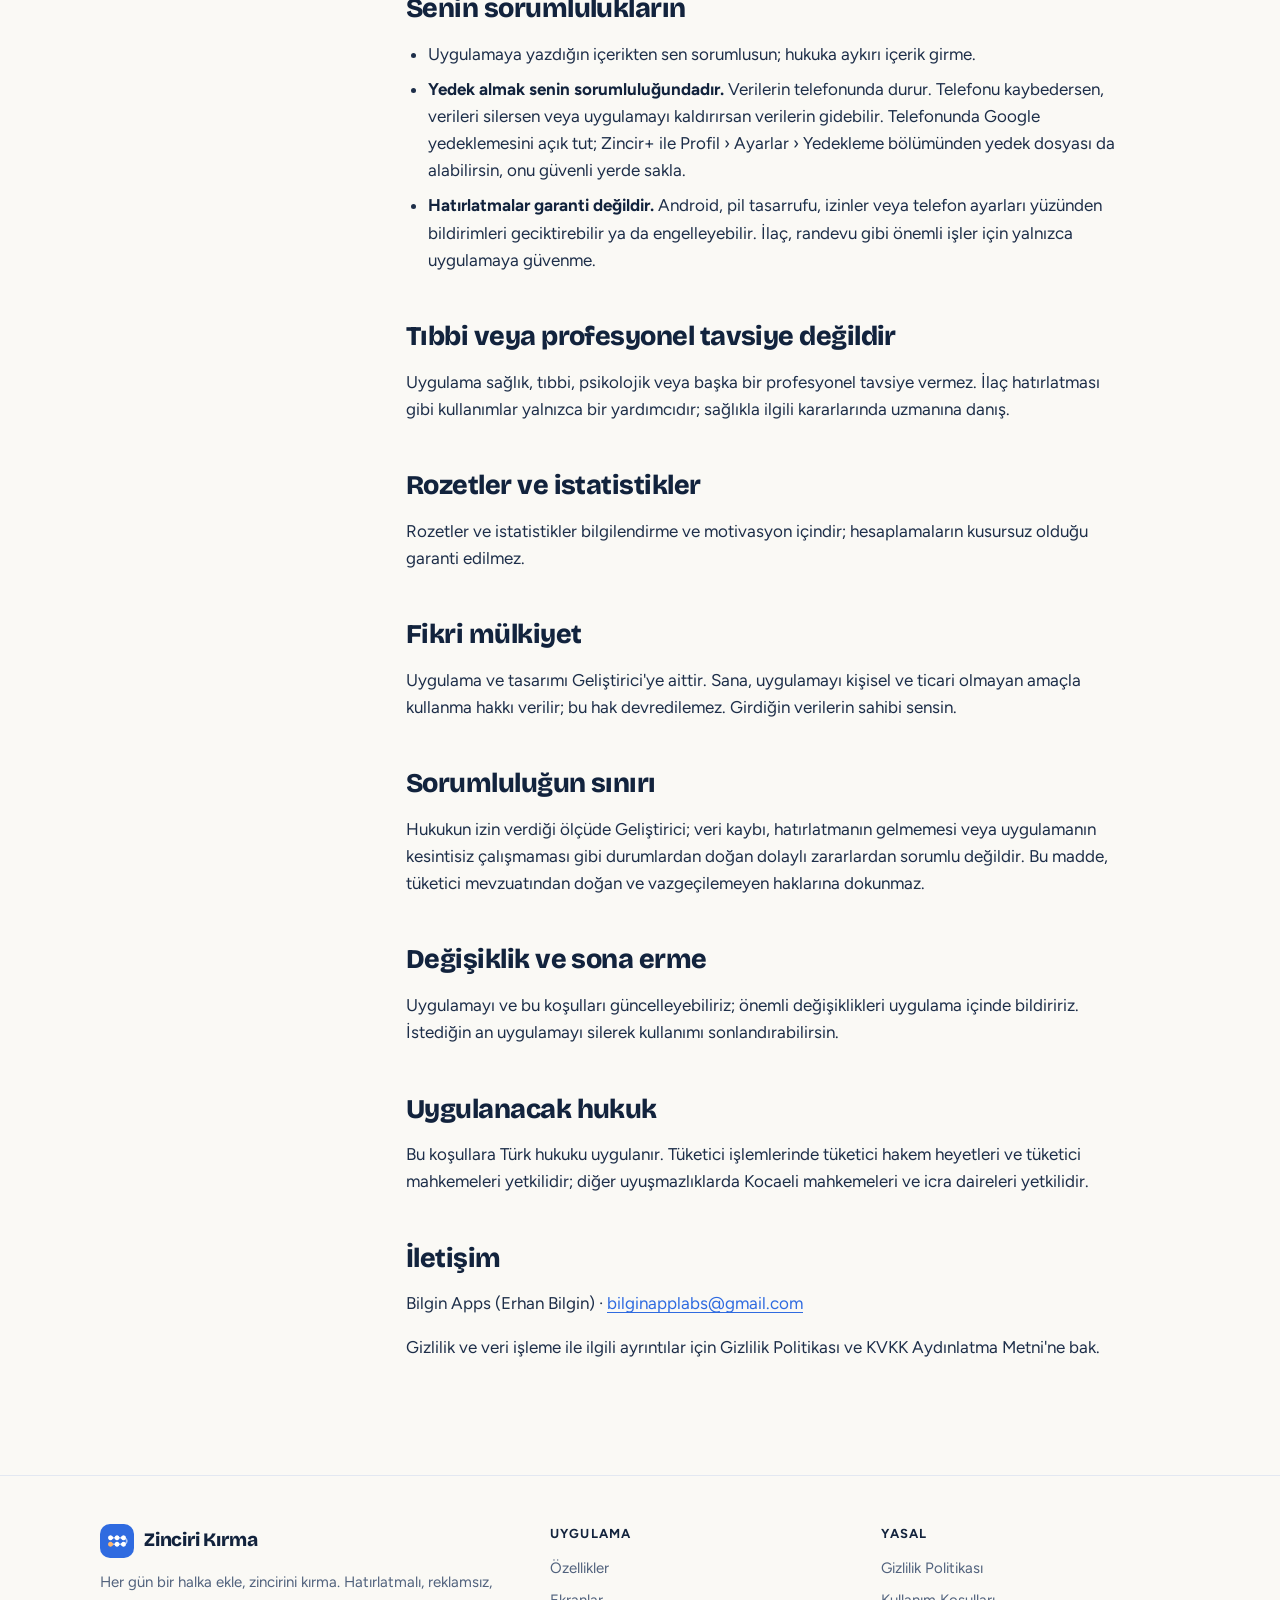
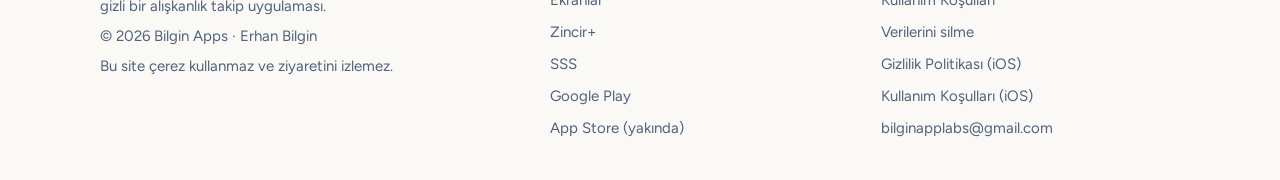
<file: kosullar/index.html>
<!doctype html>
<html lang="tr">
<head>
  <meta charset="utf-8">
  <meta name="viewport" content="width=device-width, initial-scale=1">
  <title>Kullanım Koşulları · Zinciri Kırma</title>
  <meta name="description" content="Kullanım Koşulları: Zinciri Kırma, Bilgin Apps.">
  <meta name="theme-color" content="#2f6be0">
  <link rel="canonical" href="https://bilginapplabs.github.io/zinciri-kirma.github.io/kosullar/">
  <link rel="alternate" hreflang="tr" href="https://bilginapplabs.github.io/zinciri-kirma.github.io/kosullar/">
  <link rel="alternate" hreflang="en" href="https://bilginapplabs.github.io/zinciri-kirma.github.io/en/terms/">
  <link rel="alternate" hreflang="x-default" href="https://bilginapplabs.github.io/zinciri-kirma.github.io/kosullar/">
  <meta property="og:type" content="website">
  <meta property="og:site_name" content="Zinciri Kırma">
  <meta property="og:title" content="Kullanım Koşulları · Zinciri Kırma">
  <meta property="og:description" content="Kullanım Koşulları: Zinciri Kırma, Bilgin Apps.">
  <meta property="og:url" content="https://bilginapplabs.github.io/zinciri-kirma.github.io/kosullar/">
  <meta property="og:image" content="https://bilginapplabs.github.io/zinciri-kirma.github.io/assets/og-tr.png">
  <meta property="og:locale" content="tr_TR">
  <meta name="twitter:card" content="summary_large_image">
  <link rel="icon" type="image/png" href="../assets/icon-512.png">
  <link rel="apple-touch-icon" href="../assets/icon-512.png">
  <link rel="preload" href="../assets/fonts/bricolage_grotesque.ttf" as="font" type="font/ttf" crossorigin>
  <link rel="stylesheet" href="../assets/site.css?v=2ab52135">
</head>
<body>
<a class="skip" href="#main">İçeriğe geç</a>
<header class="top">
  <div class="wrap">
    <a class="brand" href="../"><img src="../assets/icon-512.png" alt="" width="34" height="34">Zinciri Kırma</a>
    <nav class="nav" aria-label="Bölümler"><a href="../#features">Özellikler</a><a href="../#screens">Ekranlar</a><a href="../#plus">Zincir+</a><a href="../#faq">SSS</a></nav>
    <a class="lang" href="../en/terms/" hreflang="en" lang="en">English</a>
  </div>
</header>
<main id="main">
<div class="wrap doc-head">
  <div class="crumbs"><a href="../">Zinciri Kırma</a> › Kullanım Koşulları</div>
  <h1>Kullanım Koşulları</h1>
  <div class="doc-meta"><span class="pill">Yürürlük tarihi: 25 Ekim 2026 · Sürüm 5</span><a class="pill" href="../en/terms/" hreflang="en">English</a></div>
</div>
<div class="wrap doc">
  <nav class="toc" aria-label="İçindekiler"><p>İçindekiler</p><ol><li><a href="#kabul">Kabul</a></li><li><a href="#uygulama-ne-yapar">Uygulama ne yapar?</a></li><li><a href="#zincir-deneme-ve-odemeler">Zincir+, deneme ve ödemeler</a></li><li><a href="#senin-sorumluluklarin">Senin sorumlulukların</a></li><li><a href="#tibbi-veya-profesyonel-tavsiye-degildir">Tıbbi veya profesyonel tavsiye değildir</a></li><li><a href="#rozetler-ve-istatistikler">Rozetler ve istatistikler</a></li><li><a href="#fikri-mulkiyet">Fikri mülkiyet</a></li><li><a href="#sorumlulugun-siniri">Sorumluluğun sınırı</a></li><li><a href="#degisiklik-ve-sona-erme">Değişiklik ve sona erme</a></li><li><a href="#uygulanacak-hukuk">Uygulanacak hukuk</a></li><li><a href="#iletisim">İletişim</a></li></ol></nav>
  <article class="prose"><p class="note">Bu metnin İngilizce çevirisi: <a href="../en/terms/">Terms of Use</a>.</p><h2 id="kabul">Kabul</h2><p>Zinciri Kırma'yı ("Uygulama") kullanarak bu koşulları kabul etmiş olursun. Kabul etmiyorsan uygulamayı kullanma ve sil.</p><h2 id="uygulama-ne-yapar">Uygulama ne yapar?</h2><p>Uygulama; alışkanlık ve görev takibi, hatırlatma, istatistik ve rozet özellikleri sunar. Temel özellikleri ücretsizdir; gelişmiş özellikler isteğe bağlı Zincir+ ile sunulur. Uygulama "olduğu gibi" sunulur. Geliştirici: Bilgin Apps (Erhan Bilgin).</p><h2 id="zincir-deneme-ve-odemeler">Zincir+, deneme ve ödemeler</h2><ul><li><strong>Ücretsiz deneme:</strong> Uygulamayı ilk açtığın gün 30 günlük deneme başlar; bu sürede Zincir+ özellikleri açıktır. Deneme için ödeme bilgisi istenmez ve deneme kendiliğinden ücretli aboneliğe dönüşmez. Deneme bitince gelişmiş özellikler kapanır; alışkanlıkların, geçmişin ve ayarların silinmez, temel özellikler ücretsiz kalır.</li><li><strong>Planlar:</strong> Zincir+ aylık veya yıllık abonelik olarak sunulur. Güncel fiyatlar, vergiler dahil olarak satın almadan önce uygulamada Google Play'den gösterilir.</li><li><strong>Ödeme ve yenileme:</strong> Ödemeyi Google Play alır. Abonelik, sen iptal edene kadar her dönemin sonunda aynı süre için otomatik yenilenir ve ücreti Google Play hesabından alınır.</li><li><strong>İptal:</strong> Aboneliği istediğin an Google Play › Abonelikler bölümünden (uygulamada Ayarlar › Zincir+ › Google Play'de yönet) iptal edebilirsin. İptal ettiğinde Zincir+ ödediğin dönemin sonuna kadar açık kalır; sonra ücretsiz sürüme dönersin.</li><li><strong>İade ve cayma hakkı:</strong> Zincir+ elektronik ortamda anında ifa edilen bir hizmettir. Satın almayı onaylayarak hizmetin hemen başlamasını kabul edersin; bu nedenle Mesafeli Sözleşmeler Yönetmeliği'nin 15. maddesi uyarınca cayma hakkı kullanılamaz. İade talepleri Google Play'in iade kurallarına göre Google Play üzerinden yapılır. Tüketici mevzuatından doğan ve vazgeçilemeyen hakların saklıdır.</li><li><strong>Fiyat değişikliği:</strong> Abonelik fiyatı değişirse Google Play seni önceden bilgilendirir ve gerekiyorsa onayını ister.</li><li><strong>Kapsam:</strong> Zincir+ kapsamındaki özellikler uygulamada listelenir. Ödediğin dönem boyunca satın aldığın özellikleri aleyhine daraltmayız.</li><li><strong>Bahşiş:</strong> Geliştiriciye isteğe bağlı, tek seferlik destektir; hiçbir özelliği açmaz ya da kapatmaz ve Zincir+ yerine geçmez. Ödemesi ve iadesi Zincir+ gibi Google Play üzerinden ve Google Play'in kurallarına göre yapılır.</li><li><strong>Geri yükleme:</strong> Satın alımın Google hesabına bağlıdır; yeni telefonda aynı hesapla Ayarlar › Zincir+ › "Satın alımı geri yükle" ile geri gelir.</li></ul><h2 id="senin-sorumluluklarin">Senin sorumlulukların</h2><ul><li>Uygulamaya yazdığın içerikten sen sorumlusun; hukuka aykırı içerik girme.</li><li><strong>Yedek almak senin sorumluluğundadır.</strong> Verilerin telefonunda durur. Telefonu kaybedersen, verileri silersen veya uygulamayı kaldırırsan verilerin gidebilir. Telefonunda Google yedeklemesini açık tut; Zincir+ ile Profil › Ayarlar › Yedekleme bölümünden yedek dosyası da alabilirsin, onu güvenli yerde sakla.</li><li><strong>Hatırlatmalar garanti değildir.</strong> Android, pil tasarrufu, izinler veya telefon ayarları yüzünden bildirimleri geciktirebilir ya da engelleyebilir. İlaç, randevu gibi önemli işler için yalnızca uygulamaya güvenme.</li></ul><h2 id="tibbi-veya-profesyonel-tavsiye-degildir">Tıbbi veya profesyonel tavsiye değildir</h2><p>Uygulama sağlık, tıbbi, psikolojik veya başka bir profesyonel tavsiye vermez. İlaç hatırlatması gibi kullanımlar yalnızca bir yardımcıdır; sağlıkla ilgili kararlarında uzmanına danış.</p><h2 id="rozetler-ve-istatistikler">Rozetler ve istatistikler</h2><p>Rozetler ve istatistikler bilgilendirme ve motivasyon içindir; hesaplamaların kusursuz olduğu garanti edilmez.</p><h2 id="fikri-mulkiyet">Fikri mülkiyet</h2><p>Uygulama ve tasarımı Geliştirici'ye aittir. Sana, uygulamayı kişisel ve ticari olmayan amaçla kullanma hakkı verilir; bu hak devredilemez. Girdiğin verilerin sahibi sensin.</p><h2 id="sorumlulugun-siniri">Sorumluluğun sınırı</h2><p>Hukukun izin verdiği ölçüde Geliştirici; veri kaybı, hatırlatmanın gelmemesi veya uygulamanın kesintisiz çalışmaması gibi durumlardan doğan dolaylı zararlardan sorumlu değildir. Bu madde, tüketici mevzuatından doğan ve vazgeçilemeyen haklarına dokunmaz.</p><h2 id="degisiklik-ve-sona-erme">Değişiklik ve sona erme</h2><p>Uygulamayı ve bu koşulları güncelleyebiliriz; önemli değişiklikleri uygulama içinde bildiririz. İstediğin an uygulamayı silerek kullanımı sonlandırabilirsin.</p><h2 id="uygulanacak-hukuk">Uygulanacak hukuk</h2><p>Bu koşullara Türk hukuku uygulanır. Tüketici işlemlerinde tüketici hakem heyetleri ve tüketici mahkemeleri yetkilidir; diğer uyuşmazlıklarda Kocaeli mahkemeleri ve icra daireleri yetkilidir.</p><h2 id="iletisim">İletişim</h2><p>Bilgin Apps (Erhan Bilgin) · <a href="mailto:bilginapplabs@gmail.com">bilginapplabs@gmail.com</a></p><p>Gizlilik ve veri işleme ile ilgili ayrıntılar için Gizlilik Politikası ve KVKK Aydınlatma Metni'ne bak.</p></article>
</div>
</main>
<footer>
  <div class="wrap">
    <div class="about">
      <a class="brand" href="../"><img src="../assets/icon-512.png" alt="" width="34" height="34">Zinciri Kırma</a>
      <p>Her gün bir halka ekle, zincirini kırma. Hatırlatmalı, reklamsız, gizli bir alışkanlık takip uygulaması.</p>
      <p>© 2026 Bilgin Apps · Erhan Bilgin</p>
      <p>Bu site çerez kullanmaz ve ziyaretini izlemez.</p>
    </div>
    <div>
      <h4>Uygulama</h4>
      <ul><li><a href="../#features">Özellikler</a></li><li><a href="../#screens">Ekranlar</a></li><li><a href="../#plus">Zincir+</a></li><li><a href="../#faq">SSS</a></li><li><a href="https://play.google.com/store/apps/details?id=com.bilginapps.habitchain" rel="noopener">Google Play</a></li><li>App Store (yakında)</li></ul>
    </div>
    <div>
      <h4>Yasal</h4>
      <ul>
        <li><a href="../gizlilik/">Gizlilik Politikası</a></li>
        <li><a href="../kosullar/">Kullanım Koşulları</a></li>
        <li><a href="../veri-silme/">Verilerini silme</a></li>
        <li><a href="../ios/gizlilik/">Gizlilik Politikası (iOS)</a></li>
        <li><a href="../ios/kosullar/">Kullanım Koşulları (iOS)</a></li>
        <li><a href="mailto:bilginapplabs@gmail.com">bilginapplabs@gmail.com</a></li>
      </ul>
    </div>
  </div>
</footer>
<script src="../assets/site.js?v=9dcf2897" defer></script>
</body>
</html>
</file>
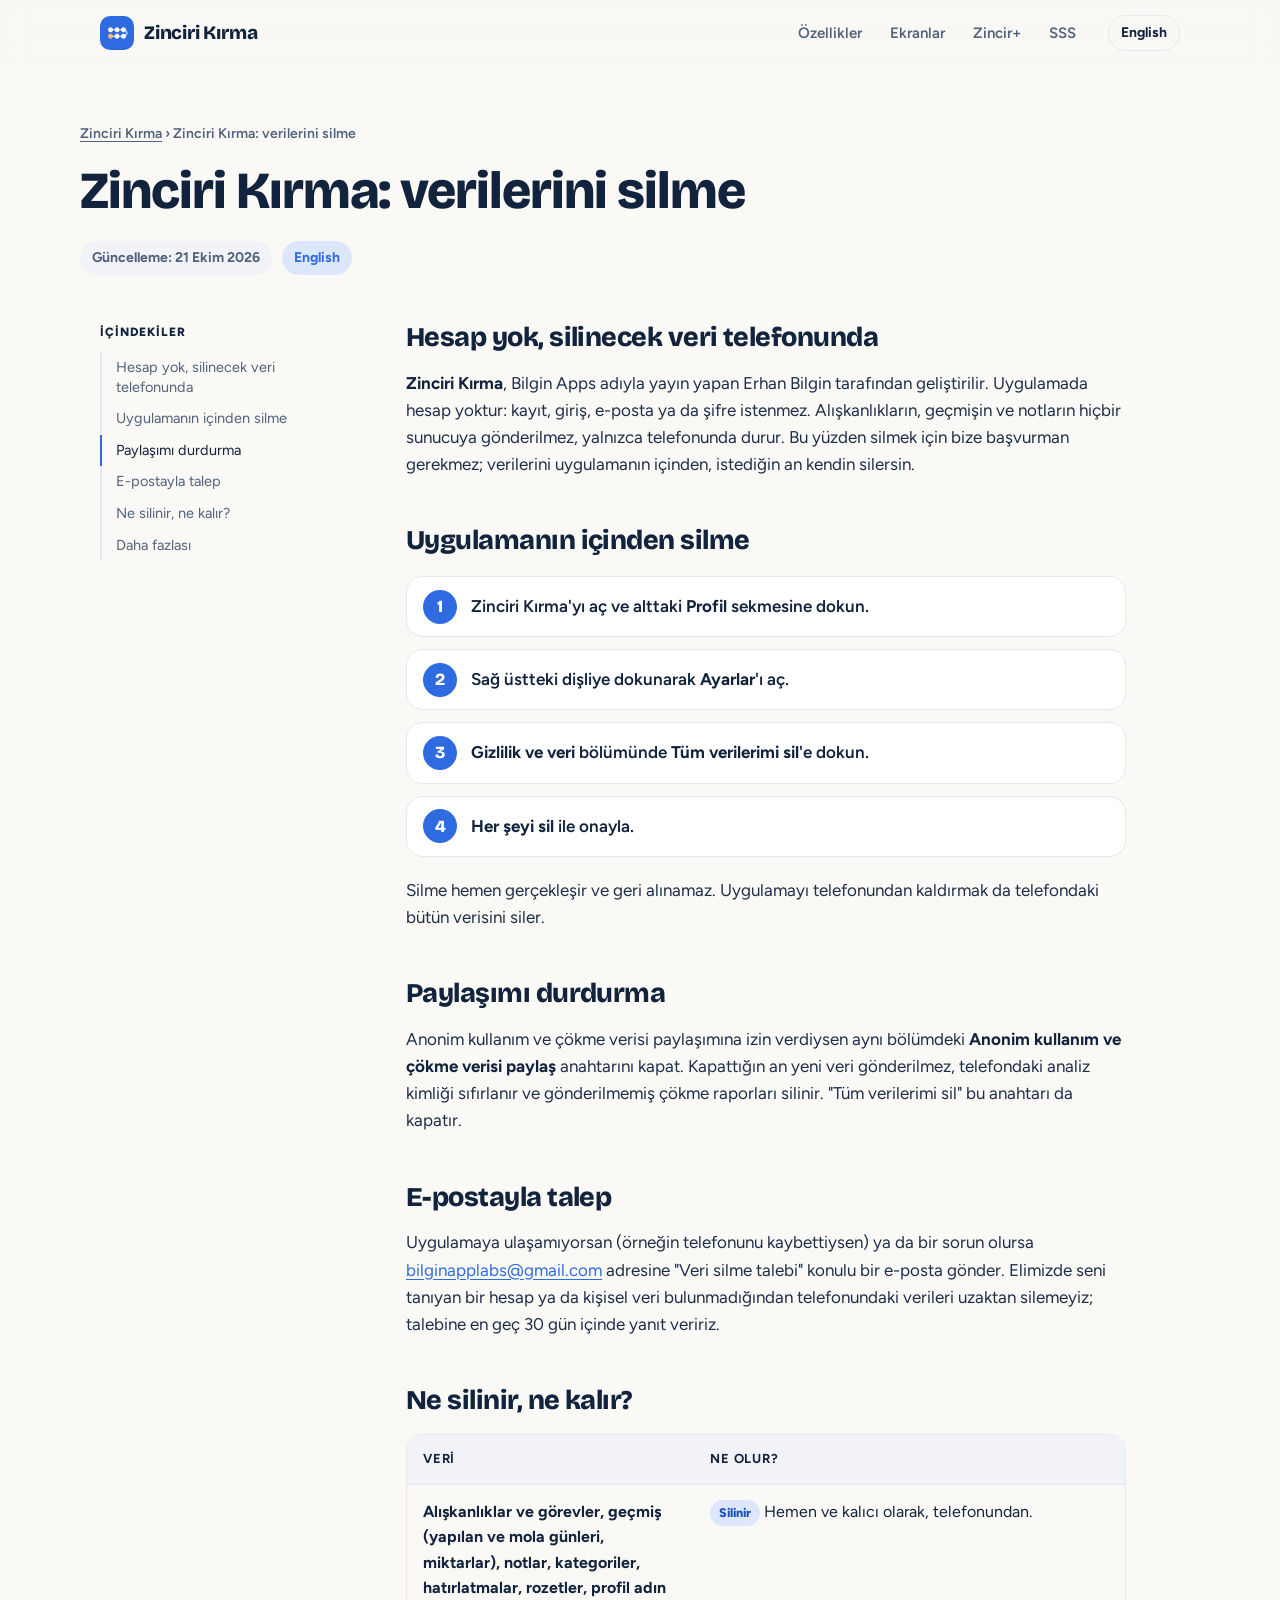
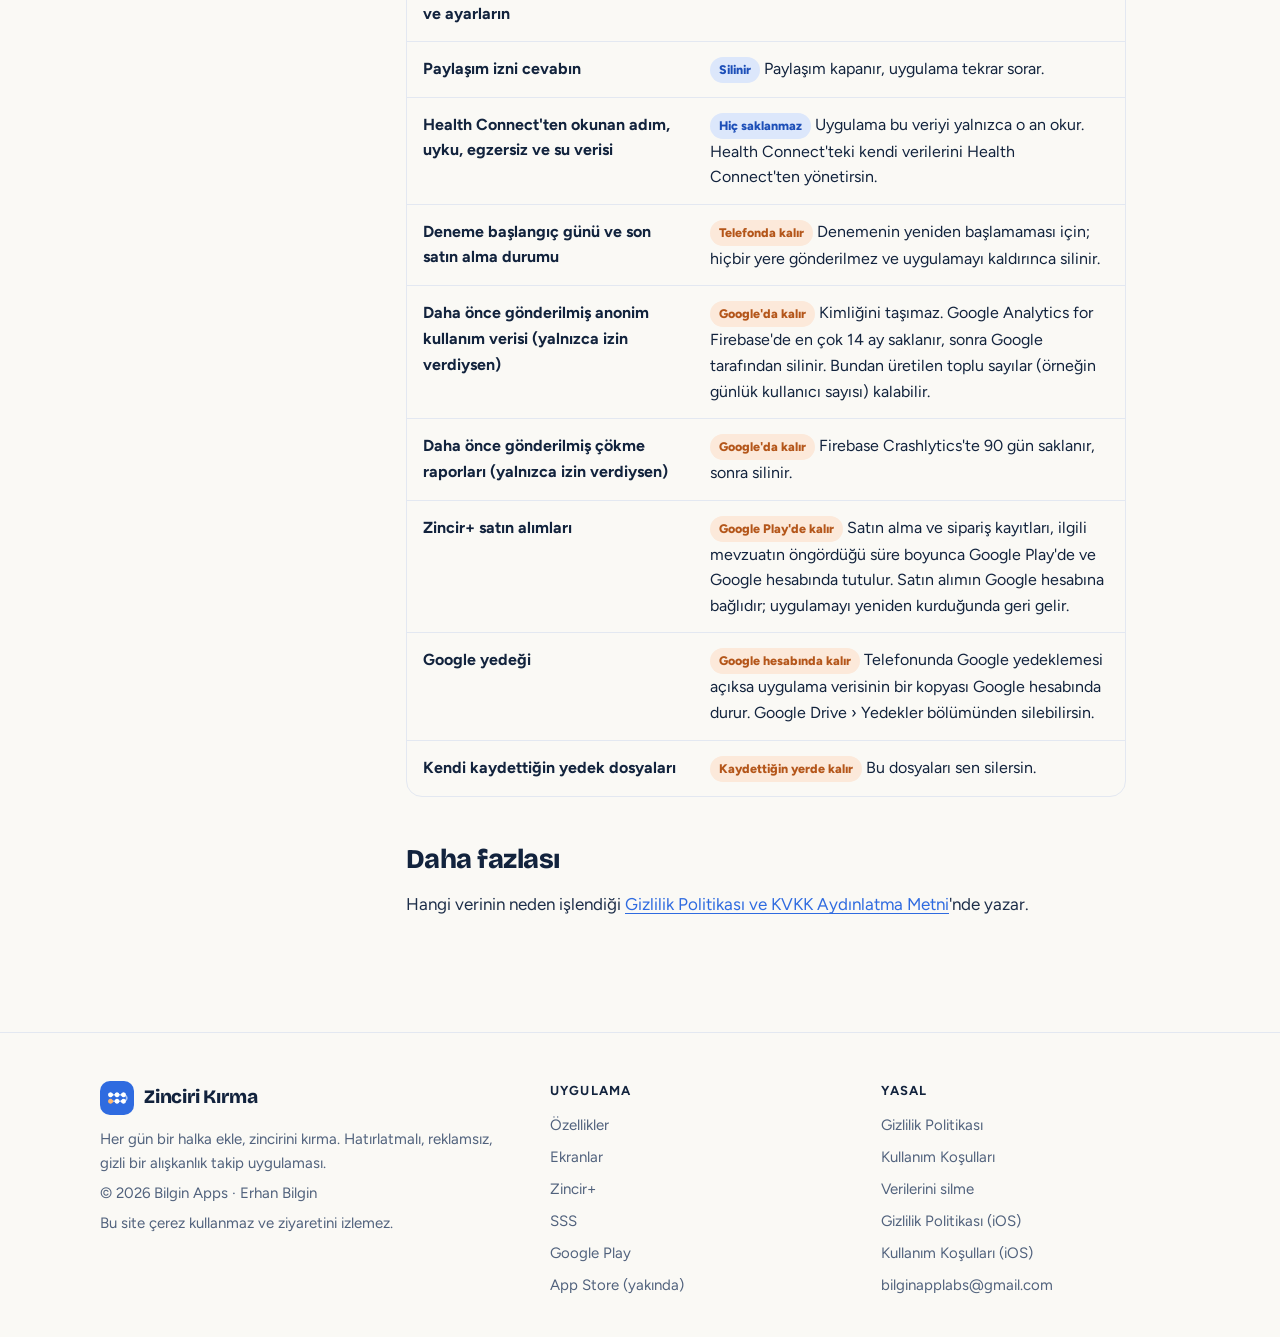
<file: veri-silme/index.html>
<!doctype html>
<html lang="tr">
<head>
  <meta charset="utf-8">
  <meta name="viewport" content="width=device-width, initial-scale=1">
  <title>Zinciri Kırma: verilerini silme · Zinciri Kırma</title>
  <meta name="description" content="Zinciri Kırma&#x27;da (Bilgin Apps) verilerini nasıl silersin, ne silinir, ne kalır ve ne kadar süre saklanır.">
  <meta name="theme-color" content="#2f6be0">
  <link rel="canonical" href="https://bilginapplabs.github.io/zinciri-kirma.github.io/veri-silme/">
  <link rel="alternate" hreflang="tr" href="https://bilginapplabs.github.io/zinciri-kirma.github.io/veri-silme/">
  <link rel="alternate" hreflang="en" href="https://bilginapplabs.github.io/zinciri-kirma.github.io/en/delete-data/">
  <link rel="alternate" hreflang="x-default" href="https://bilginapplabs.github.io/zinciri-kirma.github.io/veri-silme/">
  <meta property="og:type" content="website">
  <meta property="og:site_name" content="Zinciri Kırma">
  <meta property="og:title" content="Zinciri Kırma: verilerini silme · Zinciri Kırma">
  <meta property="og:description" content="Zinciri Kırma&#x27;da (Bilgin Apps) verilerini nasıl silersin, ne silinir, ne kalır ve ne kadar süre saklanır.">
  <meta property="og:url" content="https://bilginapplabs.github.io/zinciri-kirma.github.io/veri-silme/">
  <meta property="og:image" content="https://bilginapplabs.github.io/zinciri-kirma.github.io/assets/og-tr.png">
  <meta property="og:locale" content="tr_TR">
  <meta name="twitter:card" content="summary_large_image">
  <link rel="icon" type="image/png" href="../assets/icon-512.png">
  <link rel="apple-touch-icon" href="../assets/icon-512.png">
  <link rel="preload" href="../assets/fonts/bricolage_grotesque.ttf" as="font" type="font/ttf" crossorigin>
  <link rel="stylesheet" href="../assets/site.css?v=2ab52135">
</head>
<body>
<a class="skip" href="#main">İçeriğe geç</a>
<header class="top">
  <div class="wrap">
    <a class="brand" href="../"><img src="../assets/icon-512.png" alt="" width="34" height="34">Zinciri Kırma</a>
    <nav class="nav" aria-label="Bölümler"><a href="../#features">Özellikler</a><a href="../#screens">Ekranlar</a><a href="../#plus">Zincir+</a><a href="../#faq">SSS</a></nav>
    <a class="lang" href="../en/delete-data/" hreflang="en" lang="en">English</a>
  </div>
</header>
<main id="main">
<div class="wrap doc-head">
  <div class="crumbs"><a href="../">Zinciri Kırma</a> › Zinciri Kırma: verilerini silme</div>
  <h1>Zinciri Kırma: verilerini silme</h1>
  <div class="doc-meta"><span class="pill">Güncelleme: 21 Ekim 2026</span><a class="pill" href="../en/delete-data/" hreflang="en">English</a></div>
</div>
<div class="wrap doc">
  <nav class="toc" aria-label="İçindekiler"><p>İçindekiler</p><ol><li><a href="#hesap-yok-silinecek-veri-telefonunda">Hesap yok, silinecek veri telefonunda</a></li><li><a href="#uygulamanin-icinden-silme">Uygulamanın içinden silme</a></li><li><a href="#paylasimi-durdurma">Paylaşımı durdurma</a></li><li><a href="#e-postayla-talep">E-postayla talep</a></li><li><a href="#ne-silinir-ne-kalir">Ne silinir, ne kalır?</a></li><li><a href="#daha-fazlasi">Daha fazlası</a></li></ol></nav>
  <article class="prose"><h2 id="hesap-yok-silinecek-veri-telefonunda">Hesap yok, silinecek veri telefonunda</h2><p><strong>Zinciri Kırma</strong>, Bilgin Apps adıyla yayın yapan Erhan Bilgin tarafından geliştirilir. Uygulamada hesap yoktur: kayıt, giriş, e-posta ya da şifre istenmez. Alışkanlıkların, geçmişin ve notların hiçbir sunucuya gönderilmez, yalnızca telefonunda durur. Bu yüzden silmek için bize başvurman gerekmez; verilerini uygulamanın içinden, istediğin an kendin silersin.</p><h2 id="uygulamanin-icinden-silme">Uygulamanın içinden silme</h2><ol class="steps">
<li>Zinciri Kırma'yı aç ve alttaki <strong>Profil</strong> sekmesine dokun.</li>
<li>Sağ üstteki dişliye dokunarak <strong>Ayarlar</strong>'ı aç.</li>
<li><strong>Gizlilik ve veri</strong> bölümünde <strong>Tüm verilerimi sil</strong>'e dokun.</li>
<li><strong>Her şeyi sil</strong> ile onayla.</li>
</ol>
<p>Silme hemen gerçekleşir ve geri alınamaz. Uygulamayı telefonundan kaldırmak da telefondaki bütün verisini siler.</p><h2 id="paylasimi-durdurma">Paylaşımı durdurma</h2><p>Anonim kullanım ve çökme verisi paylaşımına izin verdiysen aynı bölümdeki <strong>Anonim kullanım ve çökme verisi paylaş</strong> anahtarını kapat. Kapattığın an yeni veri gönderilmez, telefondaki analiz kimliği sıfırlanır ve gönderilmemiş çökme raporları silinir. "Tüm verilerimi sil" bu anahtarı da kapatır.</p><h2 id="e-postayla-talep">E-postayla talep</h2><p>Uygulamaya ulaşamıyorsan (örneğin telefonunu kaybettiysen) ya da bir sorun olursa <a href="mailto:bilginapplabs@gmail.com?subject=Veri%20silme%20talebi">bilginapplabs@gmail.com</a> adresine "Veri silme talebi" konulu bir e-posta gönder. Elimizde seni tanıyan bir hesap ya da kişisel veri bulunmadığından telefonundaki verileri uzaktan silemeyiz; talebine en geç 30 gün içinde yanıt veririz.</p><h2 id="ne-silinir-ne-kalir">Ne silinir, ne kalır?</h2><table class="table">
<thead><tr><th>Veri</th><th>Ne olur?</th></tr></thead>
<tbody>
<tr><td>Alışkanlıklar ve görevler, geçmiş (yapılan ve mola günleri, miktarlar), notlar, kategoriler, hatırlatmalar, rozetler, profil adın ve ayarların</td><td><span class="tag gone">Silinir</span> Hemen ve kalıcı olarak, telefonundan.</td></tr>
<tr><td>Paylaşım izni cevabın</td><td><span class="tag gone">Silinir</span> Paylaşım kapanır, uygulama tekrar sorar.</td></tr>
<tr><td>Health Connect'ten okunan adım, uyku, egzersiz ve su verisi</td><td><span class="tag gone">Hiç saklanmaz</span> Uygulama bu veriyi yalnızca o an okur. Health Connect'teki kendi verilerini Health Connect'ten yönetirsin.</td></tr>
<tr><td>Deneme başlangıç günü ve son satın alma durumu</td><td><span class="tag kept">Telefonda kalır</span> Denemenin yeniden başlamaması için; hiçbir yere gönderilmez ve uygulamayı kaldırınca silinir.</td></tr>
<tr><td>Daha önce gönderilmiş anonim kullanım verisi (yalnızca izin verdiysen)</td><td><span class="tag kept">Google'da kalır</span> Kimliğini taşımaz. Google Analytics for Firebase'de en çok 14 ay saklanır, sonra Google tarafından silinir. Bundan üretilen toplu sayılar (örneğin günlük kullanıcı sayısı) kalabilir.</td></tr>
<tr><td>Daha önce gönderilmiş çökme raporları (yalnızca izin verdiysen)</td><td><span class="tag kept">Google'da kalır</span> Firebase Crashlytics'te 90 gün saklanır, sonra silinir.</td></tr>
<tr><td>Zincir+ satın alımları</td><td><span class="tag kept">Google Play'de kalır</span> Satın alma ve sipariş kayıtları, ilgili mevzuatın öngördüğü süre boyunca Google Play'de ve Google hesabında tutulur. Satın alımın Google hesabına bağlıdır; uygulamayı yeniden kurduğunda geri gelir.</td></tr>
<tr><td>Google yedeği</td><td><span class="tag kept">Google hesabında kalır</span> Telefonunda Google yedeklemesi açıksa uygulama verisinin bir kopyası Google hesabında durur. Google Drive › Yedekler bölümünden silebilirsin.</td></tr>
<tr><td>Kendi kaydettiğin yedek dosyaları</td><td><span class="tag kept">Kaydettiğin yerde kalır</span> Bu dosyaları sen silersin.</td></tr>
</tbody>
</table><h2 id="daha-fazlasi">Daha fazlası</h2><p>Hangi verinin neden işlendiği <a href="../gizlilik/">Gizlilik Politikası ve KVKK Aydınlatma Metni</a>'nde yazar.</p></article>
</div>
</main>
<footer>
  <div class="wrap">
    <div class="about">
      <a class="brand" href="../"><img src="../assets/icon-512.png" alt="" width="34" height="34">Zinciri Kırma</a>
      <p>Her gün bir halka ekle, zincirini kırma. Hatırlatmalı, reklamsız, gizli bir alışkanlık takip uygulaması.</p>
      <p>© 2026 Bilgin Apps · Erhan Bilgin</p>
      <p>Bu site çerez kullanmaz ve ziyaretini izlemez.</p>
    </div>
    <div>
      <h4>Uygulama</h4>
      <ul><li><a href="../#features">Özellikler</a></li><li><a href="../#screens">Ekranlar</a></li><li><a href="../#plus">Zincir+</a></li><li><a href="../#faq">SSS</a></li><li><a href="https://play.google.com/store/apps/details?id=com.bilginapps.habitchain" rel="noopener">Google Play</a></li><li>App Store (yakında)</li></ul>
    </div>
    <div>
      <h4>Yasal</h4>
      <ul>
        <li><a href="../gizlilik/">Gizlilik Politikası</a></li>
        <li><a href="../kosullar/">Kullanım Koşulları</a></li>
        <li><a href="../veri-silme/">Verilerini silme</a></li>
        <li><a href="../ios/gizlilik/">Gizlilik Politikası (iOS)</a></li>
        <li><a href="../ios/kosullar/">Kullanım Koşulları (iOS)</a></li>
        <li><a href="mailto:bilginapplabs@gmail.com">bilginapplabs@gmail.com</a></li>
      </ul>
    </div>
  </div>
</footer>
<script src="../assets/site.js?v=9dcf2897" defer></script>
</body>
</html>
</file>
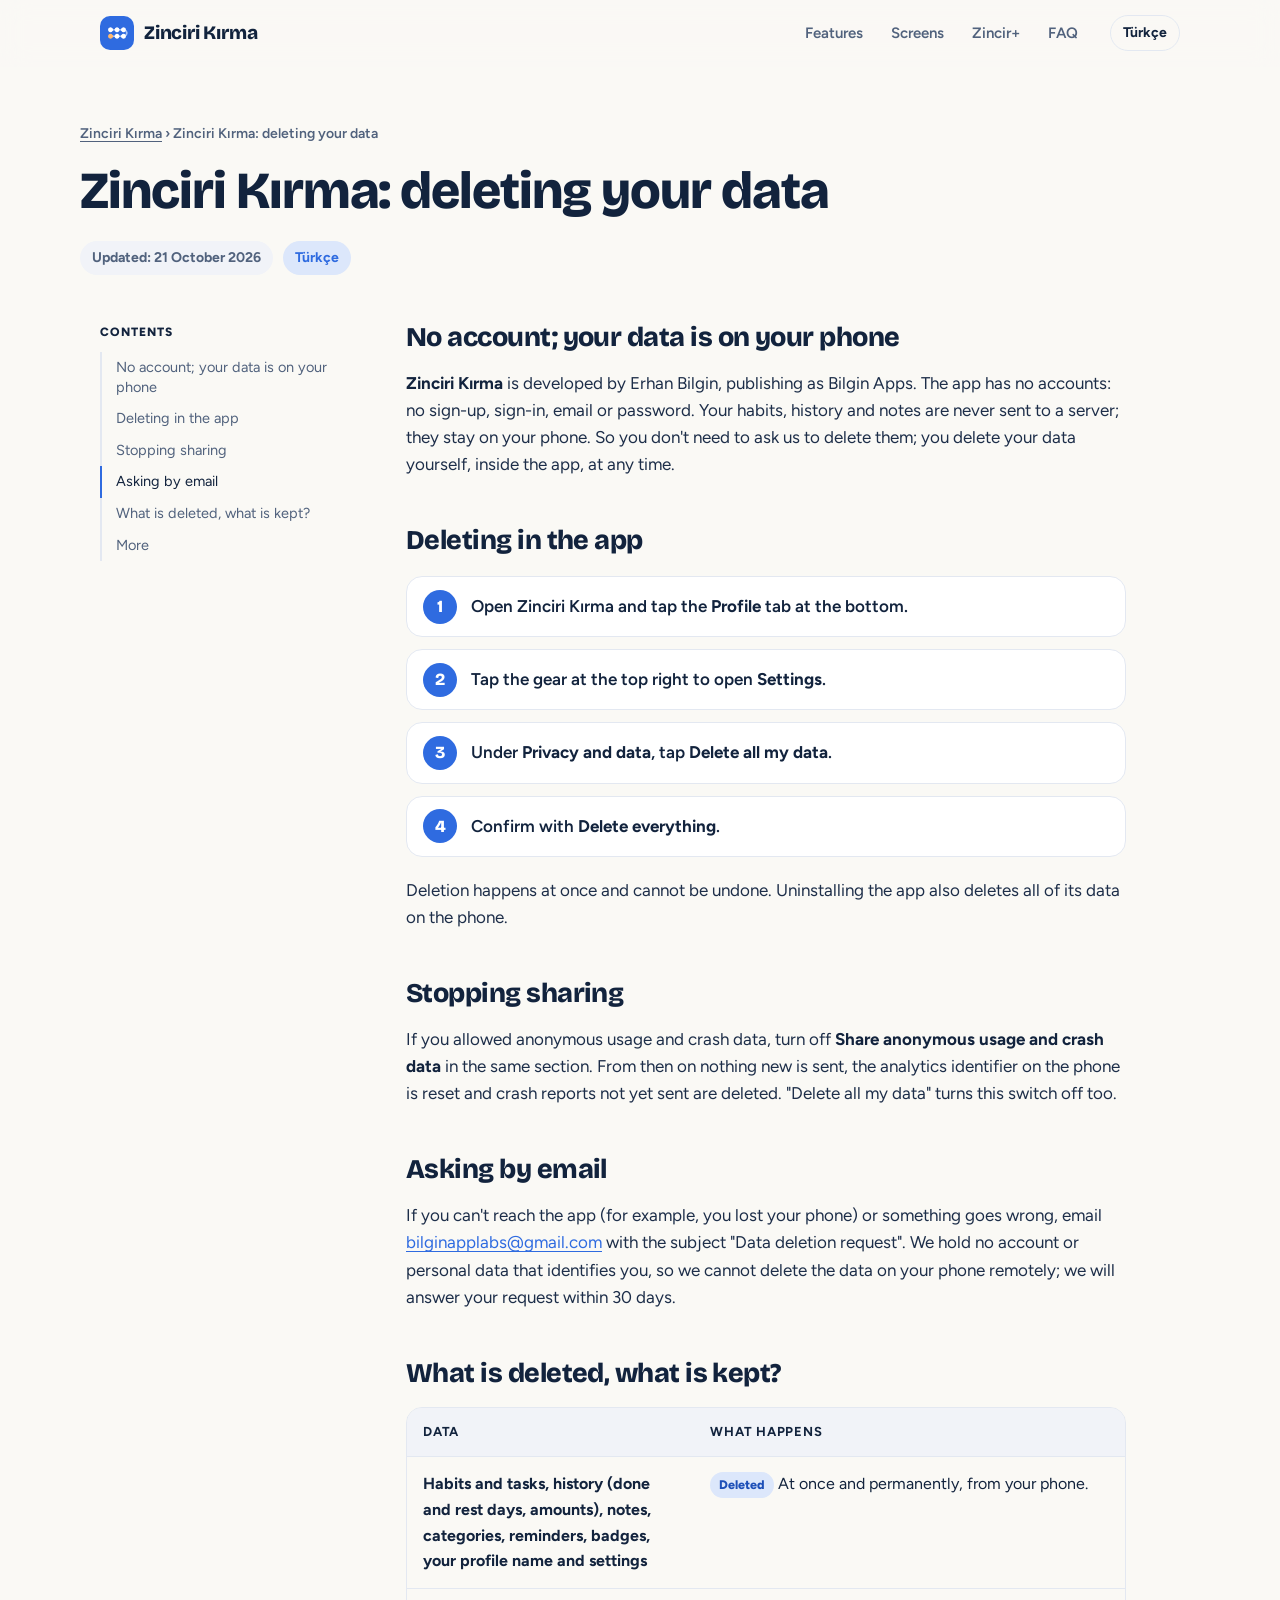
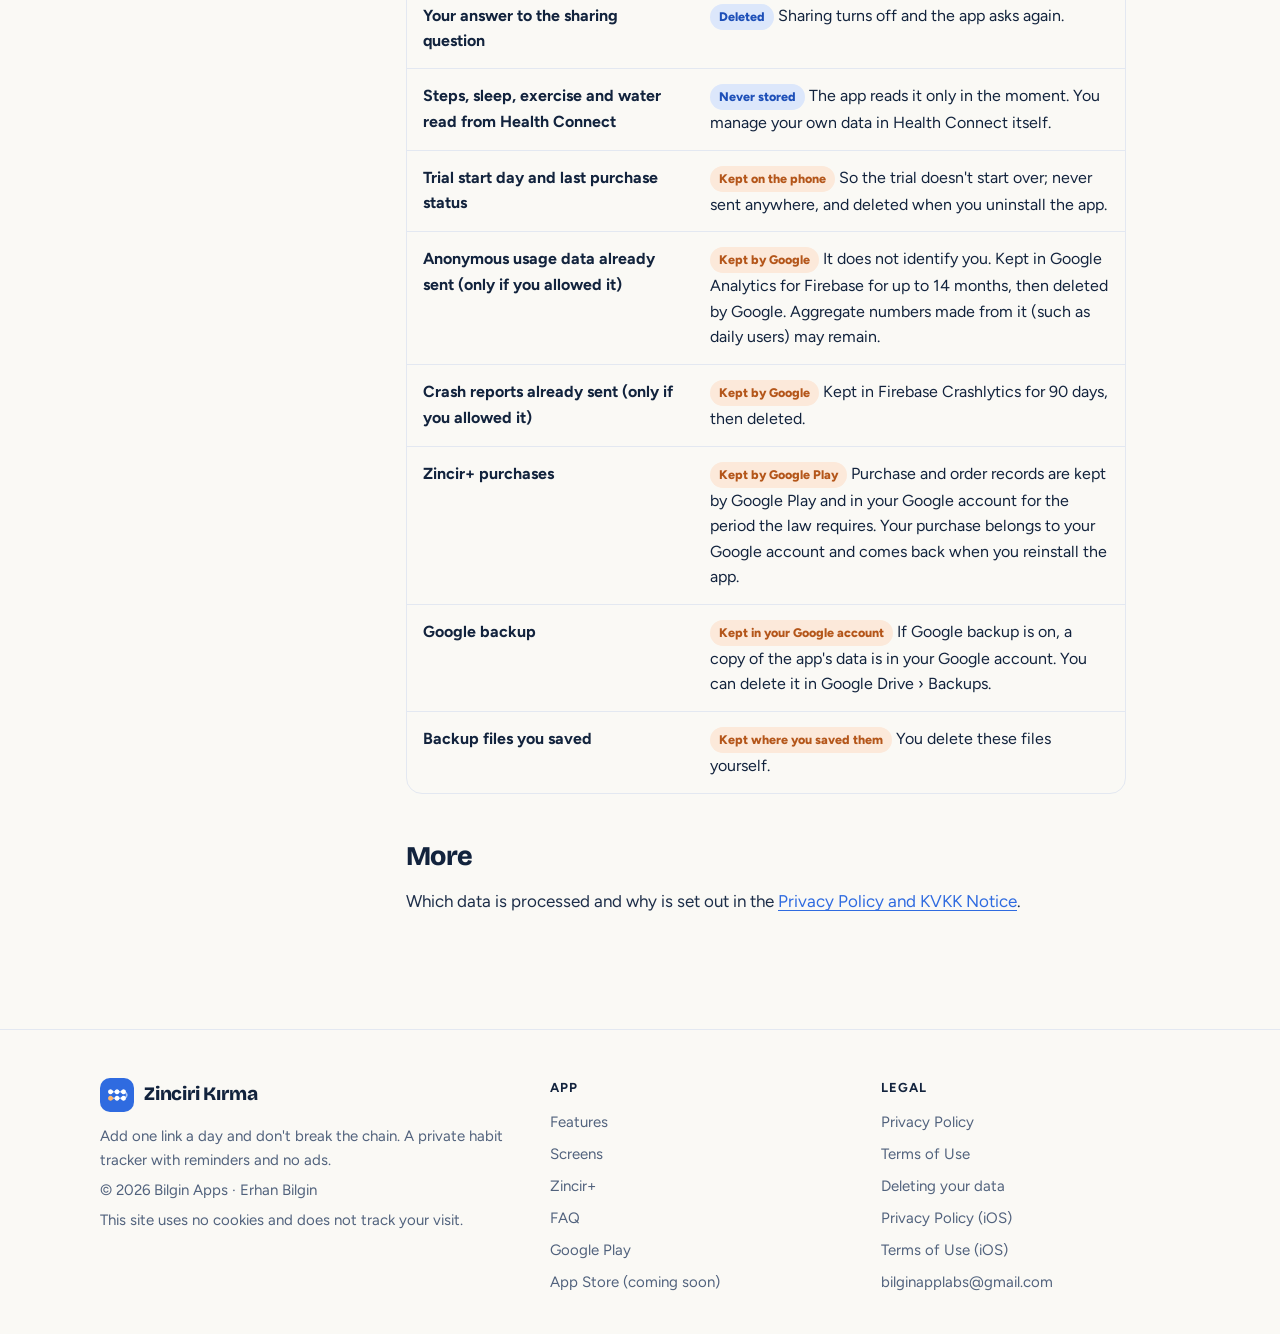
<file: en/delete-data/index.html>
<!doctype html>
<html lang="en">
<head>
  <meta charset="utf-8">
  <meta name="viewport" content="width=device-width, initial-scale=1">
  <title>Zinciri Kırma: deleting your data · Zinciri Kırma</title>
  <meta name="description" content="How to delete your data in Zinciri Kırma (Bilgin Apps), what is deleted, what is kept and for how long.">
  <meta name="theme-color" content="#2f6be0">
  <link rel="canonical" href="https://bilginapplabs.github.io/zinciri-kirma.github.io/en/delete-data/">
  <link rel="alternate" hreflang="tr" href="https://bilginapplabs.github.io/zinciri-kirma.github.io/veri-silme/">
  <link rel="alternate" hreflang="en" href="https://bilginapplabs.github.io/zinciri-kirma.github.io/en/delete-data/">
  <link rel="alternate" hreflang="x-default" href="https://bilginapplabs.github.io/zinciri-kirma.github.io/veri-silme/">
  <meta property="og:type" content="website">
  <meta property="og:site_name" content="Zinciri Kırma">
  <meta property="og:title" content="Zinciri Kırma: deleting your data · Zinciri Kırma">
  <meta property="og:description" content="How to delete your data in Zinciri Kırma (Bilgin Apps), what is deleted, what is kept and for how long.">
  <meta property="og:url" content="https://bilginapplabs.github.io/zinciri-kirma.github.io/en/delete-data/">
  <meta property="og:image" content="https://bilginapplabs.github.io/zinciri-kirma.github.io/assets/og-en.png">
  <meta property="og:locale" content="en_US">
  <meta name="twitter:card" content="summary_large_image">
  <link rel="icon" type="image/png" href="../../assets/icon-512.png">
  <link rel="apple-touch-icon" href="../../assets/icon-512.png">
  <link rel="preload" href="../../assets/fonts/bricolage_grotesque.ttf" as="font" type="font/ttf" crossorigin>
  <link rel="stylesheet" href="../../assets/site.css?v=2ab52135">
</head>
<body>
<a class="skip" href="#main">Skip to content</a>
<header class="top">
  <div class="wrap">
    <a class="brand" href="../../en/"><img src="../../assets/icon-512.png" alt="" width="34" height="34">Zinciri Kırma</a>
    <nav class="nav" aria-label="Sections"><a href="../../en/#features">Features</a><a href="../../en/#screens">Screens</a><a href="../../en/#plus">Zincir+</a><a href="../../en/#faq">FAQ</a></nav>
    <a class="lang" href="../../veri-silme/" hreflang="tr" lang="tr">Türkçe</a>
  </div>
</header>
<main id="main">
<div class="wrap doc-head">
  <div class="crumbs"><a href="../../en/">Zinciri Kırma</a> › Zinciri Kırma: deleting your data</div>
  <h1>Zinciri Kırma: deleting your data</h1>
  <div class="doc-meta"><span class="pill">Updated: 21 October 2026</span><a class="pill" href="../../veri-silme/" hreflang="tr">Türkçe</a></div>
</div>
<div class="wrap doc">
  <nav class="toc" aria-label="Contents"><p>Contents</p><ol><li><a href="#no-account-your-data-is-on-your-phone">No account; your data is on your phone</a></li><li><a href="#deleting-in-the-app">Deleting in the app</a></li><li><a href="#stopping-sharing">Stopping sharing</a></li><li><a href="#asking-by-email">Asking by email</a></li><li><a href="#what-is-deleted-what-is-kept">What is deleted, what is kept?</a></li><li><a href="#more">More</a></li></ol></nav>
  <article class="prose"><h2 id="no-account-your-data-is-on-your-phone">No account; your data is on your phone</h2><p><strong>Zinciri Kırma</strong> is developed by Erhan Bilgin, publishing as Bilgin Apps. The app has no accounts: no sign-up, sign-in, email or password. Your habits, history and notes are never sent to a server; they stay on your phone. So you don't need to ask us to delete them; you delete your data yourself, inside the app, at any time.</p><h2 id="deleting-in-the-app">Deleting in the app</h2><ol class="steps">
<li>Open Zinciri Kırma and tap the <strong>Profile</strong> tab at the bottom.</li>
<li>Tap the gear at the top right to open <strong>Settings</strong>.</li>
<li>Under <strong>Privacy and data</strong>, tap <strong>Delete all my data</strong>.</li>
<li>Confirm with <strong>Delete everything</strong>.</li>
</ol>
<p>Deletion happens at once and cannot be undone. Uninstalling the app also deletes all of its data on the phone.</p><h2 id="stopping-sharing">Stopping sharing</h2><p>If you allowed anonymous usage and crash data, turn off <strong>Share anonymous usage and crash data</strong> in the same section. From then on nothing new is sent, the analytics identifier on the phone is reset and crash reports not yet sent are deleted. "Delete all my data" turns this switch off too.</p><h2 id="asking-by-email">Asking by email</h2><p>If you can't reach the app (for example, you lost your phone) or something goes wrong, email <a href="mailto:bilginapplabs@gmail.com?subject=Data%20deletion%20request">bilginapplabs@gmail.com</a> with the subject "Data deletion request". We hold no account or personal data that identifies you, so we cannot delete the data on your phone remotely; we will answer your request within 30 days.</p><h2 id="what-is-deleted-what-is-kept">What is deleted, what is kept?</h2><table class="table">
<thead><tr><th>Data</th><th>What happens</th></tr></thead>
<tbody>
<tr><td>Habits and tasks, history (done and rest days, amounts), notes, categories, reminders, badges, your profile name and settings</td><td><span class="tag gone">Deleted</span> At once and permanently, from your phone.</td></tr>
<tr><td>Your answer to the sharing question</td><td><span class="tag gone">Deleted</span> Sharing turns off and the app asks again.</td></tr>
<tr><td>Steps, sleep, exercise and water read from Health Connect</td><td><span class="tag gone">Never stored</span> The app reads it only in the moment. You manage your own data in Health Connect itself.</td></tr>
<tr><td>Trial start day and last purchase status</td><td><span class="tag kept">Kept on the phone</span> So the trial doesn't start over; never sent anywhere, and deleted when you uninstall the app.</td></tr>
<tr><td>Anonymous usage data already sent (only if you allowed it)</td><td><span class="tag kept">Kept by Google</span> It does not identify you. Kept in Google Analytics for Firebase for up to 14 months, then deleted by Google. Aggregate numbers made from it (such as daily users) may remain.</td></tr>
<tr><td>Crash reports already sent (only if you allowed it)</td><td><span class="tag kept">Kept by Google</span> Kept in Firebase Crashlytics for 90 days, then deleted.</td></tr>
<tr><td>Zincir+ purchases</td><td><span class="tag kept">Kept by Google Play</span> Purchase and order records are kept by Google Play and in your Google account for the period the law requires. Your purchase belongs to your Google account and comes back when you reinstall the app.</td></tr>
<tr><td>Google backup</td><td><span class="tag kept">Kept in your Google account</span> If Google backup is on, a copy of the app's data is in your Google account. You can delete it in Google Drive › Backups.</td></tr>
<tr><td>Backup files you saved</td><td><span class="tag kept">Kept where you saved them</span> You delete these files yourself.</td></tr>
</tbody>
</table><h2 id="more">More</h2><p>Which data is processed and why is set out in the <a href="../../en/privacy/">Privacy Policy and KVKK Notice</a>.</p></article>
</div>
</main>
<footer>
  <div class="wrap">
    <div class="about">
      <a class="brand" href="../../en/"><img src="../../assets/icon-512.png" alt="" width="34" height="34">Zinciri Kırma</a>
      <p>Add one link a day and don't break the chain. A private habit tracker with reminders and no ads.</p>
      <p>© 2026 Bilgin Apps · Erhan Bilgin</p>
      <p>This site uses no cookies and does not track your visit.</p>
    </div>
    <div>
      <h4>App</h4>
      <ul><li><a href="../../en/#features">Features</a></li><li><a href="../../en/#screens">Screens</a></li><li><a href="../../en/#plus">Zincir+</a></li><li><a href="../../en/#faq">FAQ</a></li><li><a href="https://play.google.com/store/apps/details?id=com.bilginapps.habitchain&hl=en" rel="noopener">Google Play</a></li><li>App Store (coming soon)</li></ul>
    </div>
    <div>
      <h4>Legal</h4>
      <ul>
        <li><a href="../../en/privacy/">Privacy Policy</a></li>
        <li><a href="../../en/terms/">Terms of Use</a></li>
        <li><a href="../../en/delete-data/">Deleting your data</a></li>
        <li><a href="../../en/ios/privacy/">Privacy Policy (iOS)</a></li>
        <li><a href="../../en/ios/terms/">Terms of Use (iOS)</a></li>
        <li><a href="mailto:bilginapplabs@gmail.com">bilginapplabs@gmail.com</a></li>
      </ul>
    </div>
  </div>
</footer>
<script src="../../assets/site.js?v=9dcf2897" defer></script>
</body>
</html>
</file>
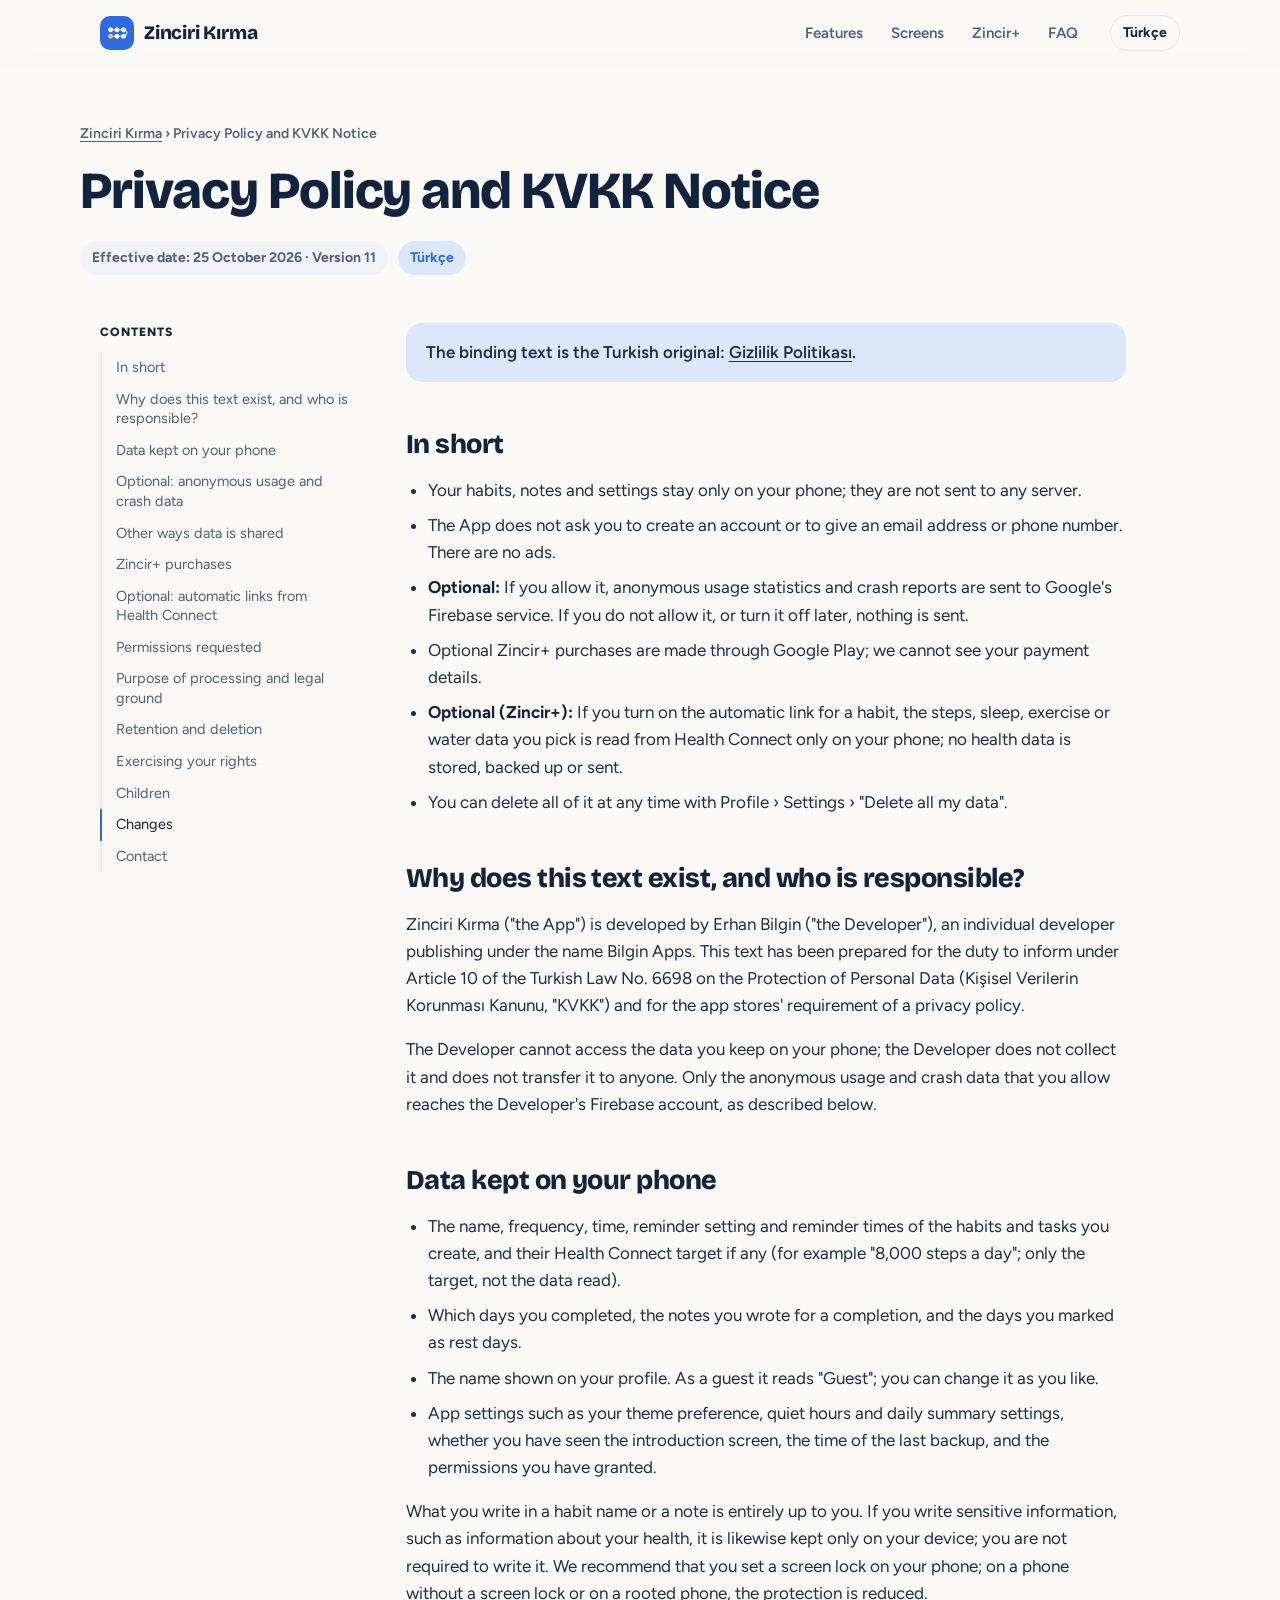
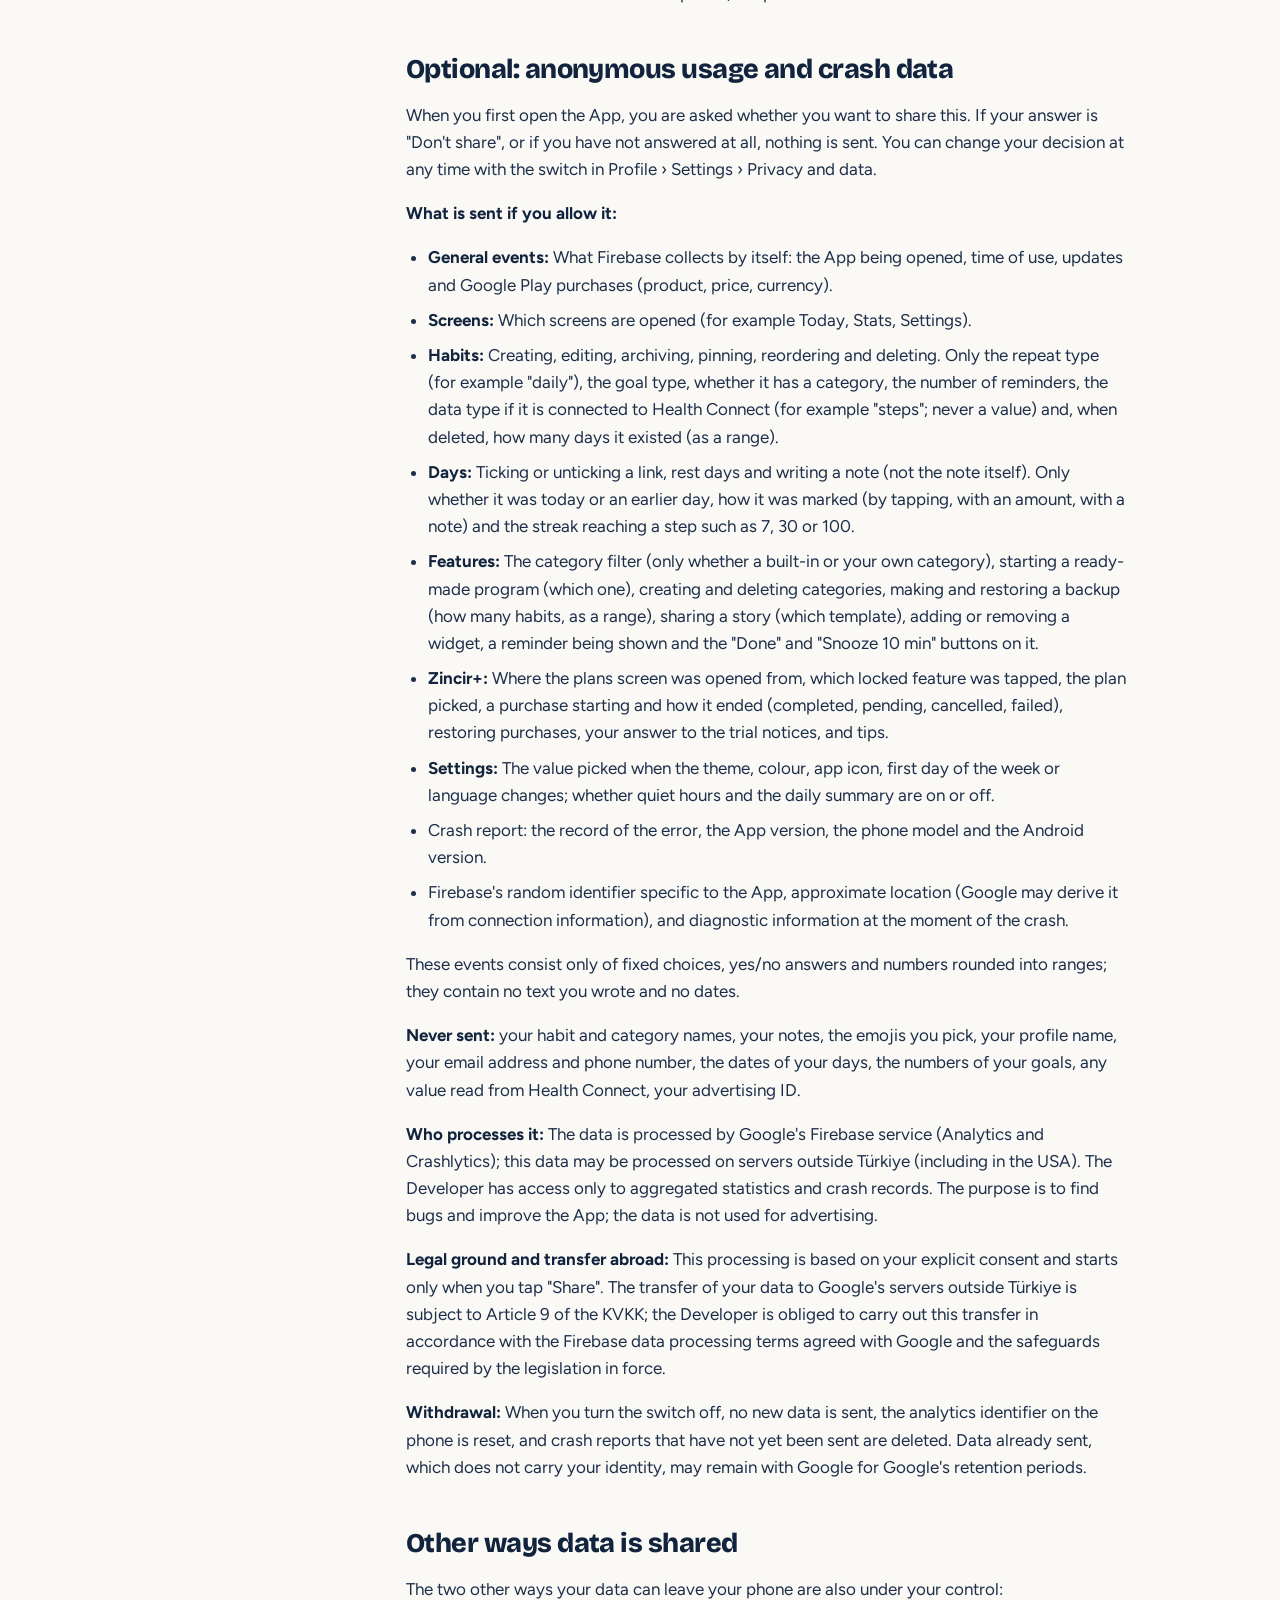
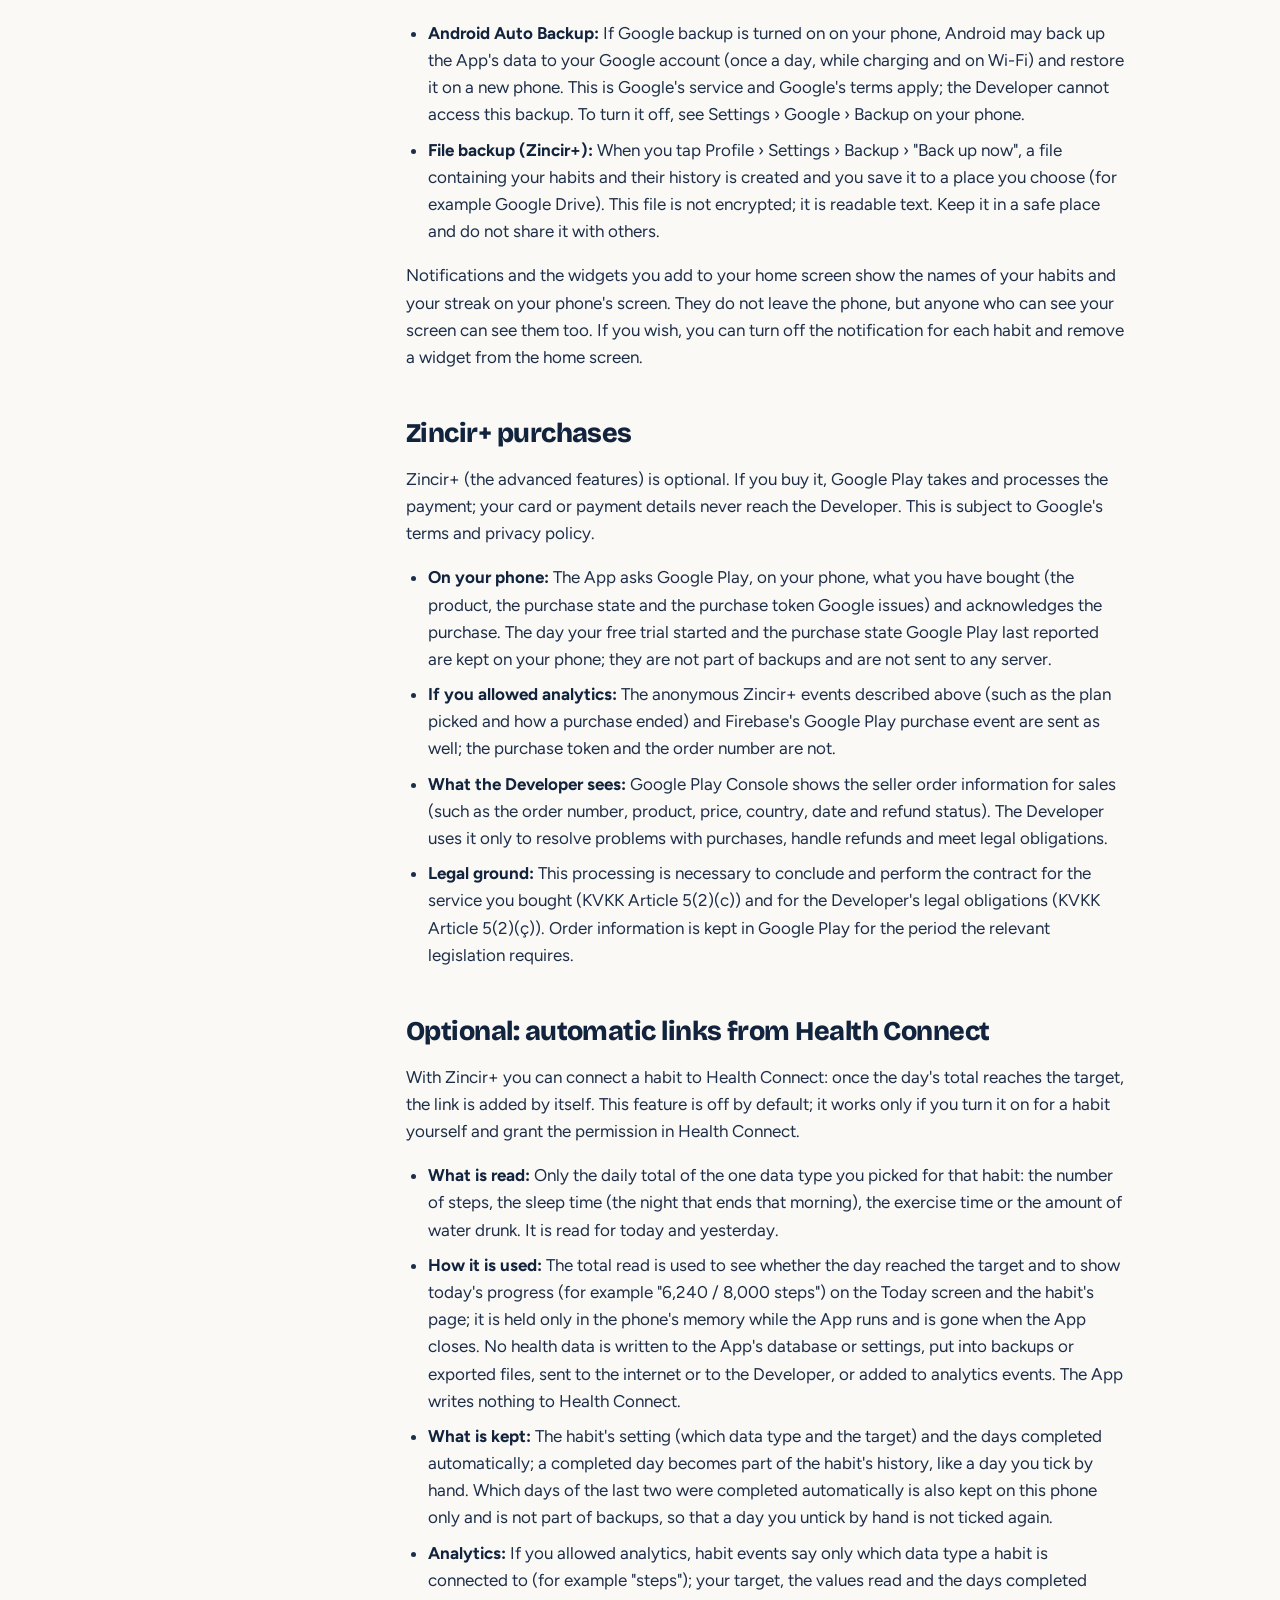
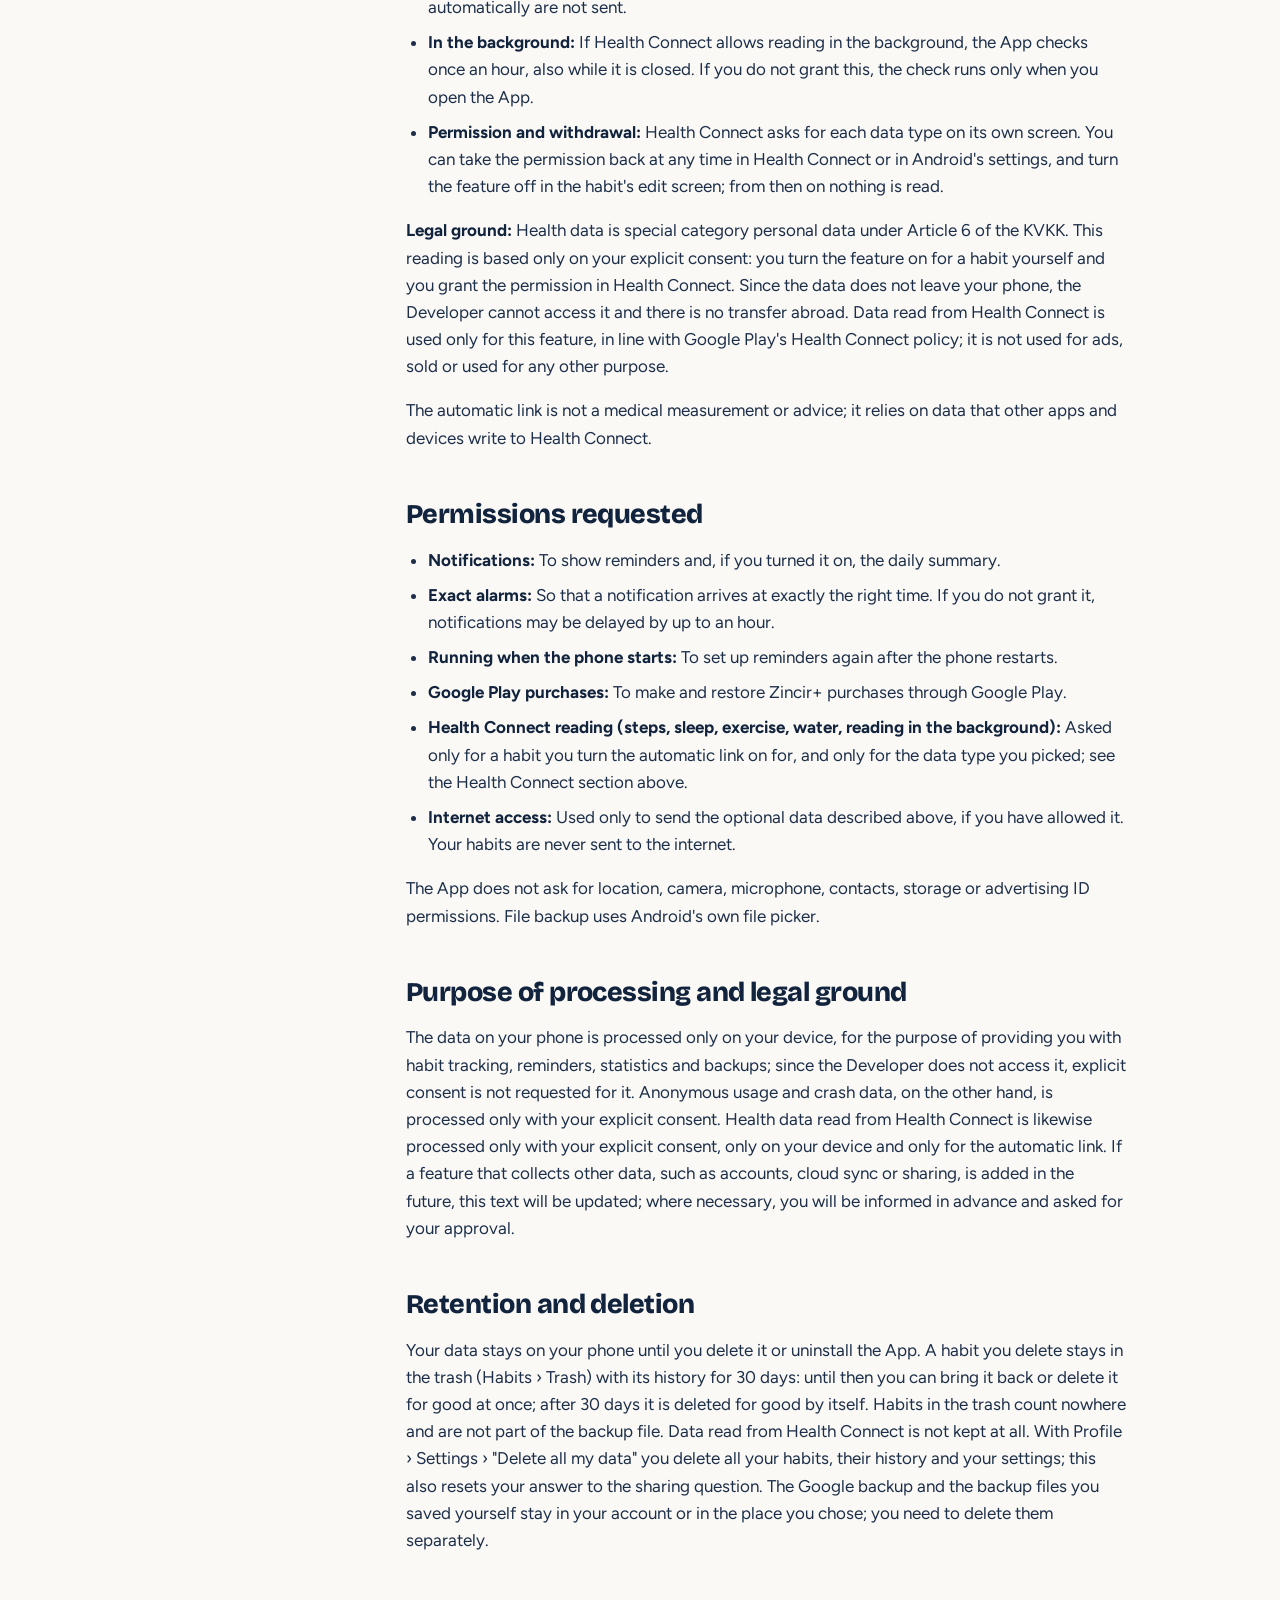
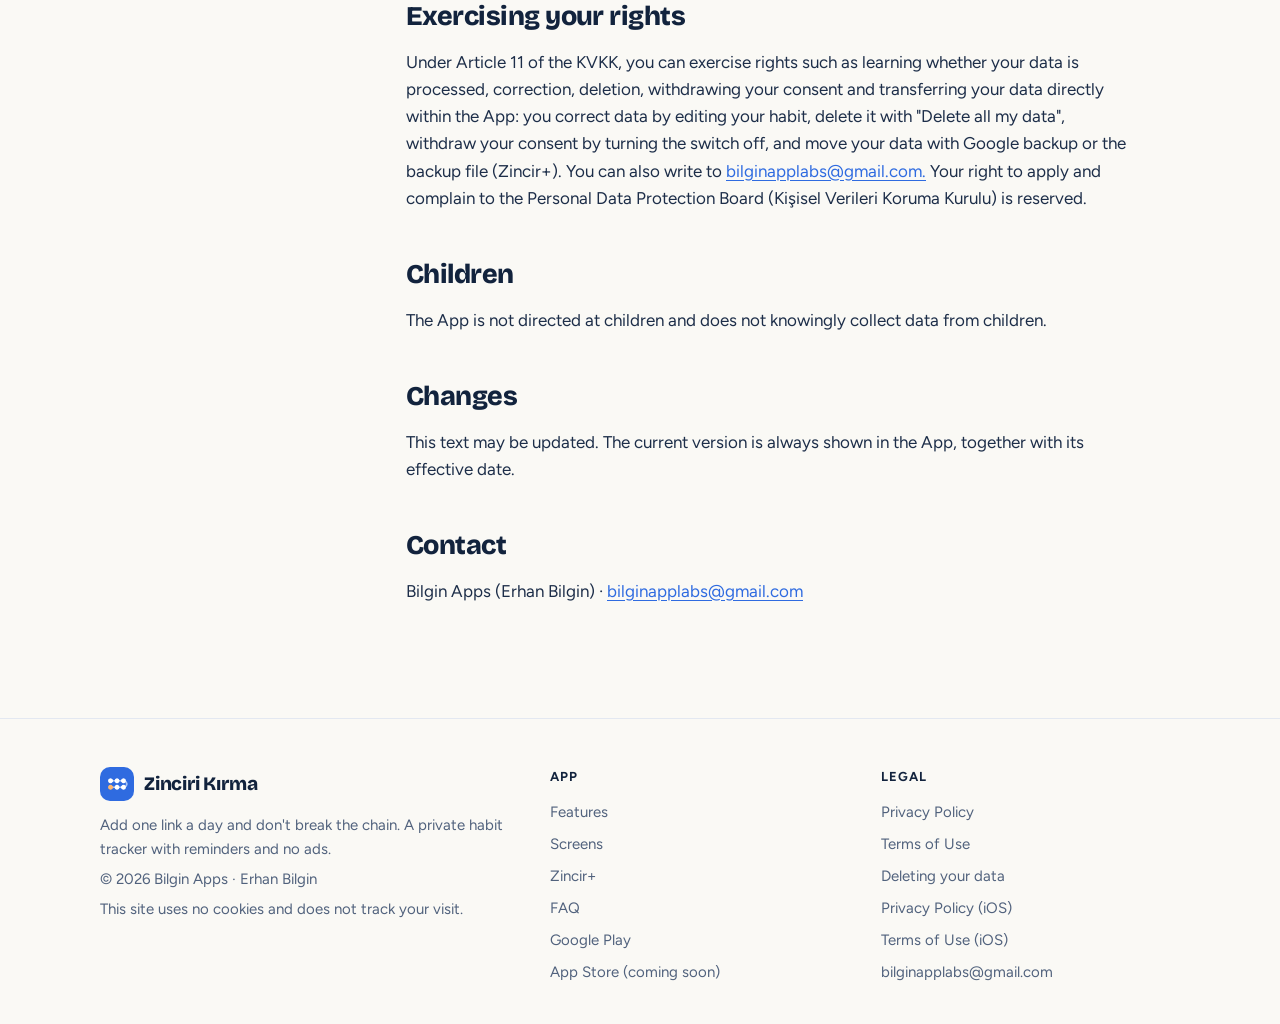
<file: en/privacy/index.html>
<!doctype html>
<html lang="en">
<head>
  <meta charset="utf-8">
  <meta name="viewport" content="width=device-width, initial-scale=1">
  <title>Privacy Policy and KVKK Notice · Zinciri Kırma</title>
  <meta name="description" content="Privacy Policy and KVKK Notice: Zinciri Kırma, Bilgin Apps.">
  <meta name="theme-color" content="#2f6be0">
  <link rel="canonical" href="https://bilginapplabs.github.io/zinciri-kirma.github.io/en/privacy/">
  <link rel="alternate" hreflang="tr" href="https://bilginapplabs.github.io/zinciri-kirma.github.io/gizlilik/">
  <link rel="alternate" hreflang="en" href="https://bilginapplabs.github.io/zinciri-kirma.github.io/en/privacy/">
  <link rel="alternate" hreflang="x-default" href="https://bilginapplabs.github.io/zinciri-kirma.github.io/gizlilik/">
  <meta property="og:type" content="website">
  <meta property="og:site_name" content="Zinciri Kırma">
  <meta property="og:title" content="Privacy Policy and KVKK Notice · Zinciri Kırma">
  <meta property="og:description" content="Privacy Policy and KVKK Notice: Zinciri Kırma, Bilgin Apps.">
  <meta property="og:url" content="https://bilginapplabs.github.io/zinciri-kirma.github.io/en/privacy/">
  <meta property="og:image" content="https://bilginapplabs.github.io/zinciri-kirma.github.io/assets/og-en.png">
  <meta property="og:locale" content="en_US">
  <meta name="twitter:card" content="summary_large_image">
  <link rel="icon" type="image/png" href="../../assets/icon-512.png">
  <link rel="apple-touch-icon" href="../../assets/icon-512.png">
  <link rel="preload" href="../../assets/fonts/bricolage_grotesque.ttf" as="font" type="font/ttf" crossorigin>
  <link rel="stylesheet" href="../../assets/site.css?v=2ab52135">
</head>
<body>
<a class="skip" href="#main">Skip to content</a>
<header class="top">
  <div class="wrap">
    <a class="brand" href="../../en/"><img src="../../assets/icon-512.png" alt="" width="34" height="34">Zinciri Kırma</a>
    <nav class="nav" aria-label="Sections"><a href="../../en/#features">Features</a><a href="../../en/#screens">Screens</a><a href="../../en/#plus">Zincir+</a><a href="../../en/#faq">FAQ</a></nav>
    <a class="lang" href="../../gizlilik/" hreflang="tr" lang="tr">Türkçe</a>
  </div>
</header>
<main id="main">
<div class="wrap doc-head">
  <div class="crumbs"><a href="../../en/">Zinciri Kırma</a> › Privacy Policy and KVKK Notice</div>
  <h1>Privacy Policy and KVKK Notice</h1>
  <div class="doc-meta"><span class="pill">Effective date: 25 October 2026 · Version 11</span><a class="pill" href="../../gizlilik/" hreflang="tr">Türkçe</a></div>
</div>
<div class="wrap doc">
  <nav class="toc" aria-label="Contents"><p>Contents</p><ol><li><a href="#in-short">In short</a></li><li><a href="#why-does-this-text-exist-and-who-is-responsible">Why does this text exist, and who is responsible?</a></li><li><a href="#data-kept-on-your-phone">Data kept on your phone</a></li><li><a href="#optional-anonymous-usage-and-crash-data">Optional: anonymous usage and crash data</a></li><li><a href="#other-ways-data-is-shared">Other ways data is shared</a></li><li><a href="#zincir-purchases">Zincir+ purchases</a></li><li><a href="#optional-automatic-links-from-health-connect">Optional: automatic links from Health Connect</a></li><li><a href="#permissions-requested">Permissions requested</a></li><li><a href="#purpose-of-processing-and-legal-ground">Purpose of processing and legal ground</a></li><li><a href="#retention-and-deletion">Retention and deletion</a></li><li><a href="#exercising-your-rights">Exercising your rights</a></li><li><a href="#children">Children</a></li><li><a href="#changes">Changes</a></li><li><a href="#contact">Contact</a></li></ol></nav>
  <article class="prose"><p class="note">The binding text is the Turkish original: <a href="../../gizlilik/">Gizlilik Politikası</a>.</p><h2 id="in-short">In short</h2><ul><li>Your habits, notes and settings stay only on your phone; they are not sent to any server.</li><li>The App does not ask you to create an account or to give an email address or phone number. There are no ads.</li><li><strong>Optional:</strong> If you allow it, anonymous usage statistics and crash reports are sent to Google's Firebase service. If you do not allow it, or turn it off later, nothing is sent.</li><li>Optional Zincir+ purchases are made through Google Play; we cannot see your payment details.</li><li><strong>Optional (Zincir+):</strong> If you turn on the automatic link for a habit, the steps, sleep, exercise or water data you pick is read from Health Connect only on your phone; no health data is stored, backed up or sent.</li><li>You can delete all of it at any time with Profile › Settings › "Delete all my data".</li></ul><h2 id="why-does-this-text-exist-and-who-is-responsible">Why does this text exist, and who is responsible?</h2><p>Zinciri Kırma ("the App") is developed by Erhan Bilgin ("the Developer"), an individual developer publishing under the name Bilgin Apps. This text has been prepared for the duty to inform under Article 10 of the Turkish Law No. 6698 on the Protection of Personal Data (Kişisel Verilerin Korunması Kanunu, "KVKK") and for the app stores' requirement of a privacy policy.</p><p>The Developer cannot access the data you keep on your phone; the Developer does not collect it and does not transfer it to anyone. Only the anonymous usage and crash data that you allow reaches the Developer's Firebase account, as described below.</p><h2 id="data-kept-on-your-phone">Data kept on your phone</h2><ul><li>The name, frequency, time, reminder setting and reminder times of the habits and tasks you create, and their Health Connect target if any (for example "8,000 steps a day"; only the target, not the data read).</li><li>Which days you completed, the notes you wrote for a completion, and the days you marked as rest days.</li><li>The name shown on your profile. As a guest it reads "Guest"; you can change it as you like.</li><li>App settings such as your theme preference, quiet hours and daily summary settings, whether you have seen the introduction screen, the time of the last backup, and the permissions you have granted.</li></ul><p>What you write in a habit name or a note is entirely up to you. If you write sensitive information, such as information about your health, it is likewise kept only on your device; you are not required to write it. We recommend that you set a screen lock on your phone; on a phone without a screen lock or on a rooted phone, the protection is reduced.</p><h2 id="optional-anonymous-usage-and-crash-data">Optional: anonymous usage and crash data</h2><p>When you first open the App, you are asked whether you want to share this. If your answer is "Don't share", or if you have not answered at all, nothing is sent. You can change your decision at any time with the switch in Profile › Settings › Privacy and data.</p><p><strong>What is sent if you allow it:</strong></p><ul><li><strong>General events:</strong> What Firebase collects by itself: the App being opened, time of use, updates and Google Play purchases (product, price, currency).</li><li><strong>Screens:</strong> Which screens are opened (for example Today, Stats, Settings).</li><li><strong>Habits:</strong> Creating, editing, archiving, pinning, reordering and deleting. Only the repeat type (for example "daily"), the goal type, whether it has a category, the number of reminders, the data type if it is connected to Health Connect (for example "steps"; never a value) and, when deleted, how many days it existed (as a range).</li><li><strong>Days:</strong> Ticking or unticking a link, rest days and writing a note (not the note itself). Only whether it was today or an earlier day, how it was marked (by tapping, with an amount, with a note) and the streak reaching a step such as 7, 30 or 100.</li><li><strong>Features:</strong> The category filter (only whether a built-in or your own category), starting a ready-made program (which one), creating and deleting categories, making and restoring a backup (how many habits, as a range), sharing a story (which template), adding or removing a widget, a reminder being shown and the "Done" and "Snooze 10 min" buttons on it.</li><li><strong>Zincir+:</strong> Where the plans screen was opened from, which locked feature was tapped, the plan picked, a purchase starting and how it ended (completed, pending, cancelled, failed), restoring purchases, your answer to the trial notices, and tips.</li><li><strong>Settings:</strong> The value picked when the theme, colour, app icon, first day of the week or language changes; whether quiet hours and the daily summary are on or off.</li><li>Crash report: the record of the error, the App version, the phone model and the Android version.</li><li>Firebase's random identifier specific to the App, approximate location (Google may derive it from connection information), and diagnostic information at the moment of the crash.</li></ul><p>These events consist only of fixed choices, yes/no answers and numbers rounded into ranges; they contain no text you wrote and no dates.</p><p><strong>Never sent:</strong> your habit and category names, your notes, the emojis you pick, your profile name, your email address and phone number, the dates of your days, the numbers of your goals, any value read from Health Connect, your advertising ID.</p><p><strong>Who processes it:</strong> The data is processed by Google's Firebase service (Analytics and Crashlytics); this data may be processed on servers outside Türkiye (including in the USA). The Developer has access only to aggregated statistics and crash records. The purpose is to find bugs and improve the App; the data is not used for advertising.</p><p><strong>Legal ground and transfer abroad:</strong> This processing is based on your explicit consent and starts only when you tap "Share". The transfer of your data to Google's servers outside Türkiye is subject to Article 9 of the KVKK; the Developer is obliged to carry out this transfer in accordance with the Firebase data processing terms agreed with Google and the safeguards required by the legislation in force.</p><p><strong>Withdrawal:</strong> When you turn the switch off, no new data is sent, the analytics identifier on the phone is reset, and crash reports that have not yet been sent are deleted. Data already sent, which does not carry your identity, may remain with Google for Google's retention periods.</p><h2 id="other-ways-data-is-shared">Other ways data is shared</h2><p>The two other ways your data can leave your phone are also under your control:</p><ul><li><strong>Android Auto Backup:</strong> If Google backup is turned on on your phone, Android may back up the App's data to your Google account (once a day, while charging and on Wi-Fi) and restore it on a new phone. This is Google's service and Google's terms apply; the Developer cannot access this backup. To turn it off, see Settings › Google › Backup on your phone.</li><li><strong>File backup (Zincir+):</strong> When you tap Profile › Settings › Backup › "Back up now", a file containing your habits and their history is created and you save it to a place you choose (for example Google Drive). This file is not encrypted; it is readable text. Keep it in a safe place and do not share it with others.</li></ul><p>Notifications and the widgets you add to your home screen show the names of your habits and your streak on your phone's screen. They do not leave the phone, but anyone who can see your screen can see them too. If you wish, you can turn off the notification for each habit and remove a widget from the home screen.</p><h2 id="zincir-purchases">Zincir+ purchases</h2><p>Zincir+ (the advanced features) is optional. If you buy it, Google Play takes and processes the payment; your card or payment details never reach the Developer. This is subject to Google's terms and privacy policy.</p><ul><li><strong>On your phone:</strong> The App asks Google Play, on your phone, what you have bought (the product, the purchase state and the purchase token Google issues) and acknowledges the purchase. The day your free trial started and the purchase state Google Play last reported are kept on your phone; they are not part of backups and are not sent to any server.</li><li><strong>If you allowed analytics:</strong> The anonymous Zincir+ events described above (such as the plan picked and how a purchase ended) and Firebase's Google Play purchase event are sent as well; the purchase token and the order number are not.</li><li><strong>What the Developer sees:</strong> Google Play Console shows the seller order information for sales (such as the order number, product, price, country, date and refund status). The Developer uses it only to resolve problems with purchases, handle refunds and meet legal obligations.</li><li><strong>Legal ground:</strong> This processing is necessary to conclude and perform the contract for the service you bought (KVKK Article 5(2)(c)) and for the Developer's legal obligations (KVKK Article 5(2)(ç)). Order information is kept in Google Play for the period the relevant legislation requires.</li></ul><h2 id="optional-automatic-links-from-health-connect">Optional: automatic links from Health Connect</h2><p>With Zincir+ you can connect a habit to Health Connect: once the day's total reaches the target, the link is added by itself. This feature is off by default; it works only if you turn it on for a habit yourself and grant the permission in Health Connect.</p><ul><li><strong>What is read:</strong> Only the daily total of the one data type you picked for that habit: the number of steps, the sleep time (the night that ends that morning), the exercise time or the amount of water drunk. It is read for today and yesterday.</li><li><strong>How it is used:</strong> The total read is used to see whether the day reached the target and to show today's progress (for example "6,240 / 8,000 steps") on the Today screen and the habit's page; it is held only in the phone's memory while the App runs and is gone when the App closes. No health data is written to the App's database or settings, put into backups or exported files, sent to the internet or to the Developer, or added to analytics events. The App writes nothing to Health Connect.</li><li><strong>What is kept:</strong> The habit's setting (which data type and the target) and the days completed automatically; a completed day becomes part of the habit's history, like a day you tick by hand. Which days of the last two were completed automatically is also kept on this phone only and is not part of backups, so that a day you untick by hand is not ticked again.</li><li><strong>Analytics:</strong> If you allowed analytics, habit events say only which data type a habit is connected to (for example "steps"); your target, the values read and the days completed automatically are not sent.</li><li><strong>In the background:</strong> If Health Connect allows reading in the background, the App checks once an hour, also while it is closed. If you do not grant this, the check runs only when you open the App.</li><li><strong>Permission and withdrawal:</strong> Health Connect asks for each data type on its own screen. You can take the permission back at any time in Health Connect or in Android's settings, and turn the feature off in the habit's edit screen; from then on nothing is read.</li></ul><p><strong>Legal ground:</strong> Health data is special category personal data under Article 6 of the KVKK. This reading is based only on your explicit consent: you turn the feature on for a habit yourself and you grant the permission in Health Connect. Since the data does not leave your phone, the Developer cannot access it and there is no transfer abroad. Data read from Health Connect is used only for this feature, in line with Google Play's Health Connect policy; it is not used for ads, sold or used for any other purpose.</p><p>The automatic link is not a medical measurement or advice; it relies on data that other apps and devices write to Health Connect.</p><h2 id="permissions-requested">Permissions requested</h2><ul><li><strong>Notifications:</strong> To show reminders and, if you turned it on, the daily summary.</li><li><strong>Exact alarms:</strong> So that a notification arrives at exactly the right time. If you do not grant it, notifications may be delayed by up to an hour.</li><li><strong>Running when the phone starts:</strong> To set up reminders again after the phone restarts.</li><li><strong>Google Play purchases:</strong> To make and restore Zincir+ purchases through Google Play.</li><li><strong>Health Connect reading (steps, sleep, exercise, water, reading in the background):</strong> Asked only for a habit you turn the automatic link on for, and only for the data type you picked; see the Health Connect section above.</li><li><strong>Internet access:</strong> Used only to send the optional data described above, if you have allowed it. Your habits are never sent to the internet.</li></ul><p>The App does not ask for location, camera, microphone, contacts, storage or advertising ID permissions. File backup uses Android's own file picker.</p><h2 id="purpose-of-processing-and-legal-ground">Purpose of processing and legal ground</h2><p>The data on your phone is processed only on your device, for the purpose of providing you with habit tracking, reminders, statistics and backups; since the Developer does not access it, explicit consent is not requested for it. Anonymous usage and crash data, on the other hand, is processed only with your explicit consent. Health data read from Health Connect is likewise processed only with your explicit consent, only on your device and only for the automatic link. If a feature that collects other data, such as accounts, cloud sync or sharing, is added in the future, this text will be updated; where necessary, you will be informed in advance and asked for your approval.</p><h2 id="retention-and-deletion">Retention and deletion</h2><p>Your data stays on your phone until you delete it or uninstall the App. A habit you delete stays in the trash (Habits › Trash) with its history for 30 days: until then you can bring it back or delete it for good at once; after 30 days it is deleted for good by itself. Habits in the trash count nowhere and are not part of the backup file. Data read from Health Connect is not kept at all. With Profile › Settings › "Delete all my data" you delete all your habits, their history and your settings; this also resets your answer to the sharing question. The Google backup and the backup files you saved yourself stay in your account or in the place you chose; you need to delete them separately.</p><h2 id="exercising-your-rights">Exercising your rights</h2><p>Under Article 11 of the KVKK, you can exercise rights such as learning whether your data is processed, correction, deletion, withdrawing your consent and transferring your data directly within the App: you correct data by editing your habit, delete it with "Delete all my data", withdraw your consent by turning the switch off, and move your data with Google backup or the backup file (Zincir+). You can also write to <a href="mailto:bilginapplabs@gmail.com.">bilginapplabs@gmail.com.</a> Your right to apply and complain to the Personal Data Protection Board (Kişisel Verileri Koruma Kurulu) is reserved.</p><h2 id="children">Children</h2><p>The App is not directed at children and does not knowingly collect data from children.</p><h2 id="changes">Changes</h2><p>This text may be updated. The current version is always shown in the App, together with its effective date.</p><h2 id="contact">Contact</h2><p>Bilgin Apps (Erhan Bilgin) · <a href="mailto:bilginapplabs@gmail.com">bilginapplabs@gmail.com</a></p></article>
</div>
</main>
<footer>
  <div class="wrap">
    <div class="about">
      <a class="brand" href="../../en/"><img src="../../assets/icon-512.png" alt="" width="34" height="34">Zinciri Kırma</a>
      <p>Add one link a day and don't break the chain. A private habit tracker with reminders and no ads.</p>
      <p>© 2026 Bilgin Apps · Erhan Bilgin</p>
      <p>This site uses no cookies and does not track your visit.</p>
    </div>
    <div>
      <h4>App</h4>
      <ul><li><a href="../../en/#features">Features</a></li><li><a href="../../en/#screens">Screens</a></li><li><a href="../../en/#plus">Zincir+</a></li><li><a href="../../en/#faq">FAQ</a></li><li><a href="https://play.google.com/store/apps/details?id=com.bilginapps.habitchain&hl=en" rel="noopener">Google Play</a></li><li>App Store (coming soon)</li></ul>
    </div>
    <div>
      <h4>Legal</h4>
      <ul>
        <li><a href="../../en/privacy/">Privacy Policy</a></li>
        <li><a href="../../en/terms/">Terms of Use</a></li>
        <li><a href="../../en/delete-data/">Deleting your data</a></li>
        <li><a href="../../en/ios/privacy/">Privacy Policy (iOS)</a></li>
        <li><a href="../../en/ios/terms/">Terms of Use (iOS)</a></li>
        <li><a href="mailto:bilginapplabs@gmail.com">bilginapplabs@gmail.com</a></li>
      </ul>
    </div>
  </div>
</footer>
<script src="../../assets/site.js?v=9dcf2897" defer></script>
</body>
</html>
</file>
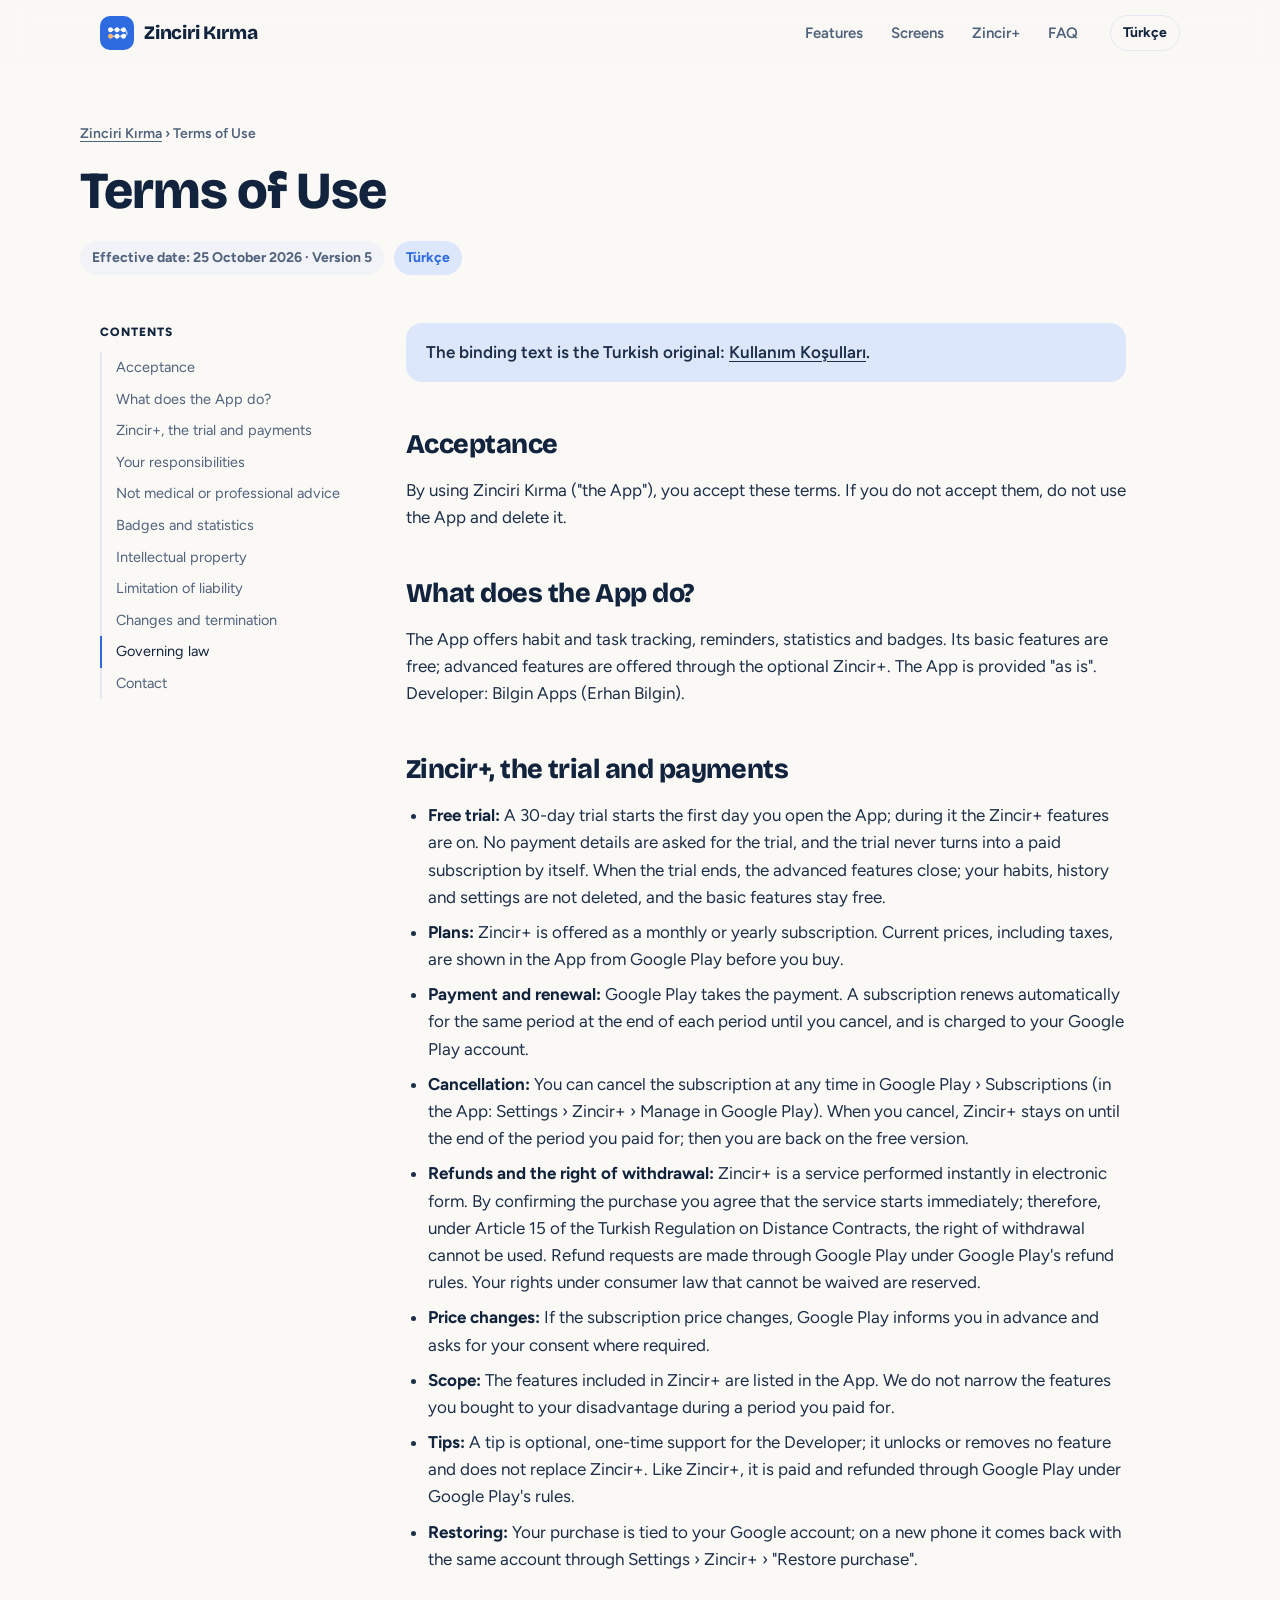
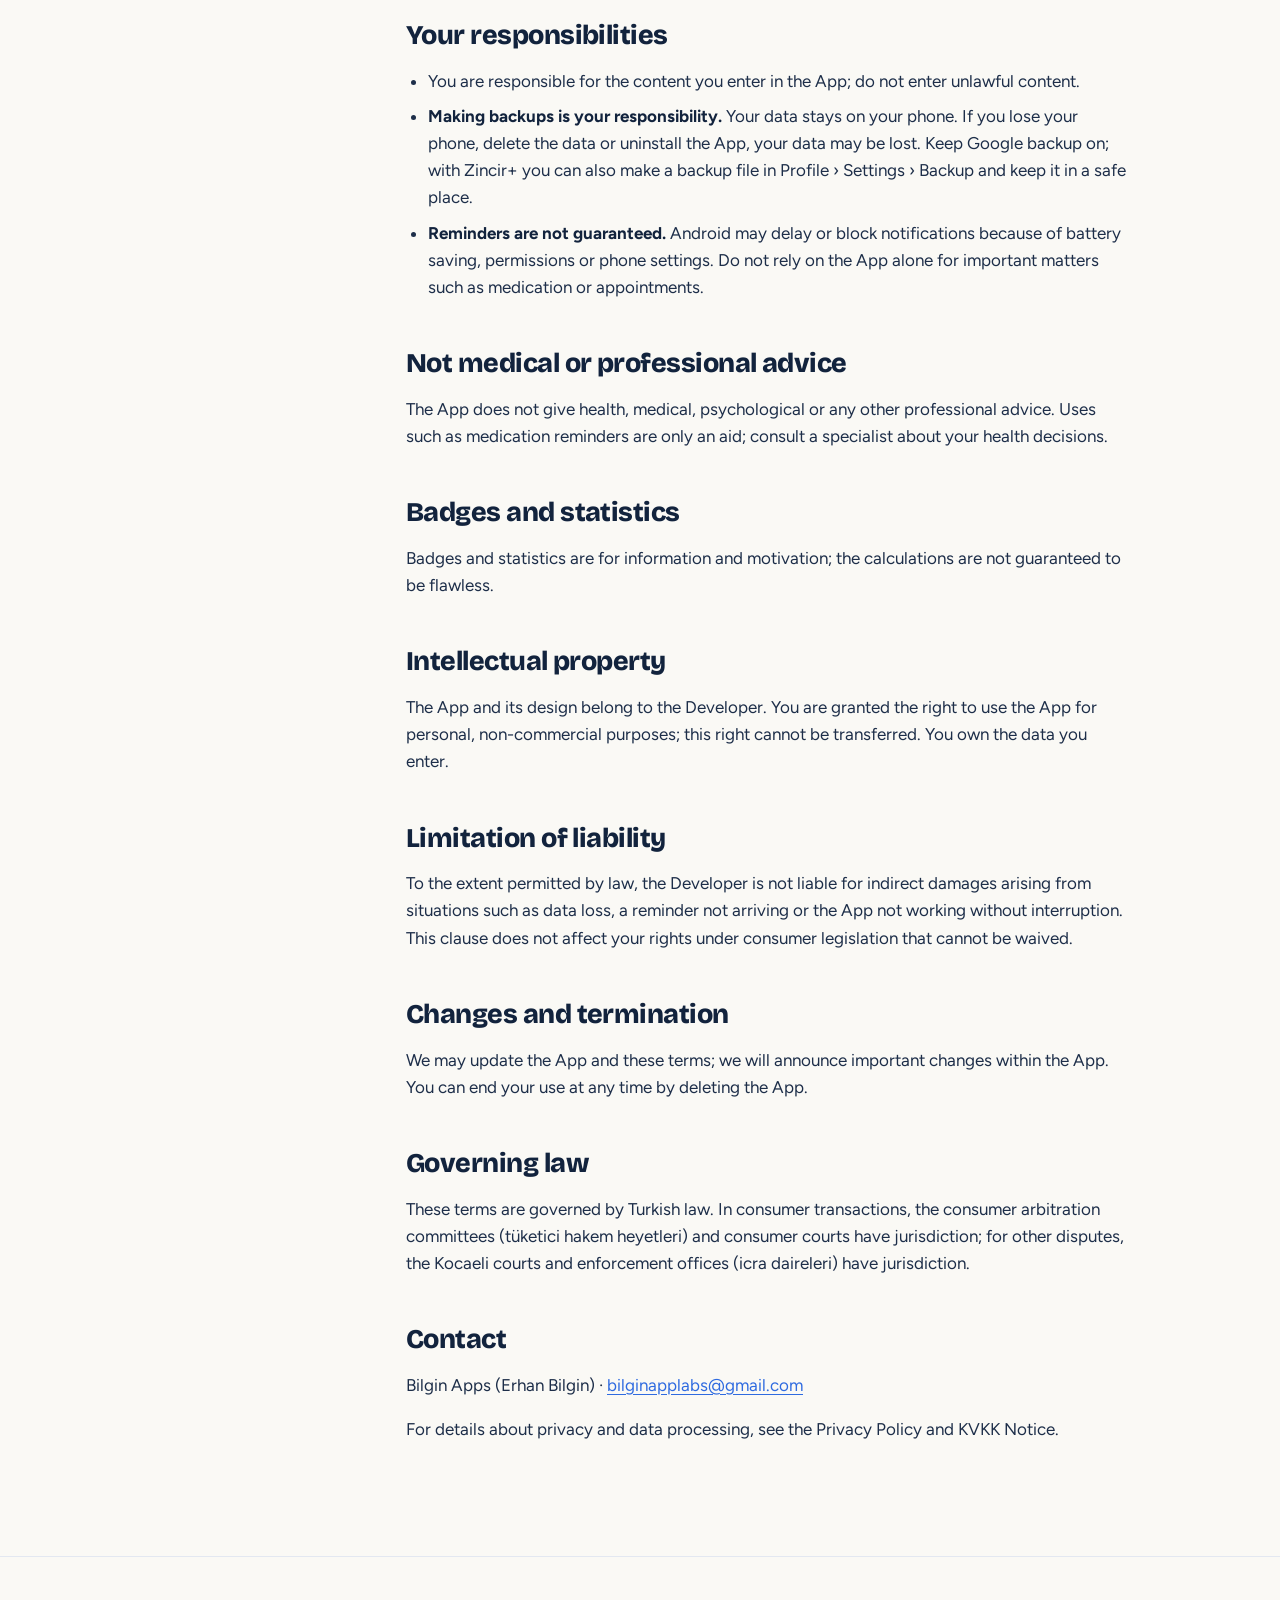
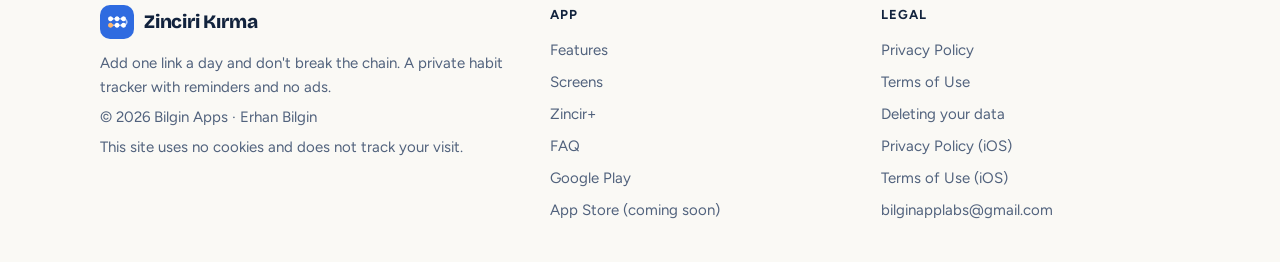
<file: en/terms/index.html>
<!doctype html>
<html lang="en">
<head>
  <meta charset="utf-8">
  <meta name="viewport" content="width=device-width, initial-scale=1">
  <title>Terms of Use · Zinciri Kırma</title>
  <meta name="description" content="Terms of Use: Zinciri Kırma, Bilgin Apps.">
  <meta name="theme-color" content="#2f6be0">
  <link rel="canonical" href="https://bilginapplabs.github.io/zinciri-kirma.github.io/en/terms/">
  <link rel="alternate" hreflang="tr" href="https://bilginapplabs.github.io/zinciri-kirma.github.io/kosullar/">
  <link rel="alternate" hreflang="en" href="https://bilginapplabs.github.io/zinciri-kirma.github.io/en/terms/">
  <link rel="alternate" hreflang="x-default" href="https://bilginapplabs.github.io/zinciri-kirma.github.io/kosullar/">
  <meta property="og:type" content="website">
  <meta property="og:site_name" content="Zinciri Kırma">
  <meta property="og:title" content="Terms of Use · Zinciri Kırma">
  <meta property="og:description" content="Terms of Use: Zinciri Kırma, Bilgin Apps.">
  <meta property="og:url" content="https://bilginapplabs.github.io/zinciri-kirma.github.io/en/terms/">
  <meta property="og:image" content="https://bilginapplabs.github.io/zinciri-kirma.github.io/assets/og-en.png">
  <meta property="og:locale" content="en_US">
  <meta name="twitter:card" content="summary_large_image">
  <link rel="icon" type="image/png" href="../../assets/icon-512.png">
  <link rel="apple-touch-icon" href="../../assets/icon-512.png">
  <link rel="preload" href="../../assets/fonts/bricolage_grotesque.ttf" as="font" type="font/ttf" crossorigin>
  <link rel="stylesheet" href="../../assets/site.css?v=2ab52135">
</head>
<body>
<a class="skip" href="#main">Skip to content</a>
<header class="top">
  <div class="wrap">
    <a class="brand" href="../../en/"><img src="../../assets/icon-512.png" alt="" width="34" height="34">Zinciri Kırma</a>
    <nav class="nav" aria-label="Sections"><a href="../../en/#features">Features</a><a href="../../en/#screens">Screens</a><a href="../../en/#plus">Zincir+</a><a href="../../en/#faq">FAQ</a></nav>
    <a class="lang" href="../../kosullar/" hreflang="tr" lang="tr">Türkçe</a>
  </div>
</header>
<main id="main">
<div class="wrap doc-head">
  <div class="crumbs"><a href="../../en/">Zinciri Kırma</a> › Terms of Use</div>
  <h1>Terms of Use</h1>
  <div class="doc-meta"><span class="pill">Effective date: 25 October 2026 · Version 5</span><a class="pill" href="../../kosullar/" hreflang="tr">Türkçe</a></div>
</div>
<div class="wrap doc">
  <nav class="toc" aria-label="Contents"><p>Contents</p><ol><li><a href="#acceptance">Acceptance</a></li><li><a href="#what-does-the-app-do">What does the App do?</a></li><li><a href="#zincir-the-trial-and-payments">Zincir+, the trial and payments</a></li><li><a href="#your-responsibilities">Your responsibilities</a></li><li><a href="#not-medical-or-professional-advice">Not medical or professional advice</a></li><li><a href="#badges-and-statistics">Badges and statistics</a></li><li><a href="#intellectual-property">Intellectual property</a></li><li><a href="#limitation-of-liability">Limitation of liability</a></li><li><a href="#changes-and-termination">Changes and termination</a></li><li><a href="#governing-law">Governing law</a></li><li><a href="#contact">Contact</a></li></ol></nav>
  <article class="prose"><p class="note">The binding text is the Turkish original: <a href="../../kosullar/">Kullanım Koşulları</a>.</p><h2 id="acceptance">Acceptance</h2><p>By using Zinciri Kırma ("the App"), you accept these terms. If you do not accept them, do not use the App and delete it.</p><h2 id="what-does-the-app-do">What does the App do?</h2><p>The App offers habit and task tracking, reminders, statistics and badges. Its basic features are free; advanced features are offered through the optional Zincir+. The App is provided "as is". Developer: Bilgin Apps (Erhan Bilgin).</p><h2 id="zincir-the-trial-and-payments">Zincir+, the trial and payments</h2><ul><li><strong>Free trial:</strong> A 30-day trial starts the first day you open the App; during it the Zincir+ features are on. No payment details are asked for the trial, and the trial never turns into a paid subscription by itself. When the trial ends, the advanced features close; your habits, history and settings are not deleted, and the basic features stay free.</li><li><strong>Plans:</strong> Zincir+ is offered as a monthly or yearly subscription. Current prices, including taxes, are shown in the App from Google Play before you buy.</li><li><strong>Payment and renewal:</strong> Google Play takes the payment. A subscription renews automatically for the same period at the end of each period until you cancel, and is charged to your Google Play account.</li><li><strong>Cancellation:</strong> You can cancel the subscription at any time in Google Play › Subscriptions (in the App: Settings › Zincir+ › Manage in Google Play). When you cancel, Zincir+ stays on until the end of the period you paid for; then you are back on the free version.</li><li><strong>Refunds and the right of withdrawal:</strong> Zincir+ is a service performed instantly in electronic form. By confirming the purchase you agree that the service starts immediately; therefore, under Article 15 of the Turkish Regulation on Distance Contracts, the right of withdrawal cannot be used. Refund requests are made through Google Play under Google Play's refund rules. Your rights under consumer law that cannot be waived are reserved.</li><li><strong>Price changes:</strong> If the subscription price changes, Google Play informs you in advance and asks for your consent where required.</li><li><strong>Scope:</strong> The features included in Zincir+ are listed in the App. We do not narrow the features you bought to your disadvantage during a period you paid for.</li><li><strong>Tips:</strong> A tip is optional, one-time support for the Developer; it unlocks or removes no feature and does not replace Zincir+. Like Zincir+, it is paid and refunded through Google Play under Google Play's rules.</li><li><strong>Restoring:</strong> Your purchase is tied to your Google account; on a new phone it comes back with the same account through Settings › Zincir+ › "Restore purchase".</li></ul><h2 id="your-responsibilities">Your responsibilities</h2><ul><li>You are responsible for the content you enter in the App; do not enter unlawful content.</li><li><strong>Making backups is your responsibility.</strong> Your data stays on your phone. If you lose your phone, delete the data or uninstall the App, your data may be lost. Keep Google backup on; with Zincir+ you can also make a backup file in Profile › Settings › Backup and keep it in a safe place.</li><li><strong>Reminders are not guaranteed.</strong> Android may delay or block notifications because of battery saving, permissions or phone settings. Do not rely on the App alone for important matters such as medication or appointments.</li></ul><h2 id="not-medical-or-professional-advice">Not medical or professional advice</h2><p>The App does not give health, medical, psychological or any other professional advice. Uses such as medication reminders are only an aid; consult a specialist about your health decisions.</p><h2 id="badges-and-statistics">Badges and statistics</h2><p>Badges and statistics are for information and motivation; the calculations are not guaranteed to be flawless.</p><h2 id="intellectual-property">Intellectual property</h2><p>The App and its design belong to the Developer. You are granted the right to use the App for personal, non-commercial purposes; this right cannot be transferred. You own the data you enter.</p><h2 id="limitation-of-liability">Limitation of liability</h2><p>To the extent permitted by law, the Developer is not liable for indirect damages arising from situations such as data loss, a reminder not arriving or the App not working without interruption. This clause does not affect your rights under consumer legislation that cannot be waived.</p><h2 id="changes-and-termination">Changes and termination</h2><p>We may update the App and these terms; we will announce important changes within the App. You can end your use at any time by deleting the App.</p><h2 id="governing-law">Governing law</h2><p>These terms are governed by Turkish law. In consumer transactions, the consumer arbitration committees (tüketici hakem heyetleri) and consumer courts have jurisdiction; for other disputes, the Kocaeli courts and enforcement offices (icra daireleri) have jurisdiction.</p><h2 id="contact">Contact</h2><p>Bilgin Apps (Erhan Bilgin) · <a href="mailto:bilginapplabs@gmail.com">bilginapplabs@gmail.com</a></p><p>For details about privacy and data processing, see the Privacy Policy and KVKK Notice.</p></article>
</div>
</main>
<footer>
  <div class="wrap">
    <div class="about">
      <a class="brand" href="../../en/"><img src="../../assets/icon-512.png" alt="" width="34" height="34">Zinciri Kırma</a>
      <p>Add one link a day and don't break the chain. A private habit tracker with reminders and no ads.</p>
      <p>© 2026 Bilgin Apps · Erhan Bilgin</p>
      <p>This site uses no cookies and does not track your visit.</p>
    </div>
    <div>
      <h4>App</h4>
      <ul><li><a href="../../en/#features">Features</a></li><li><a href="../../en/#screens">Screens</a></li><li><a href="../../en/#plus">Zincir+</a></li><li><a href="../../en/#faq">FAQ</a></li><li><a href="https://play.google.com/store/apps/details?id=com.bilginapps.habitchain&hl=en" rel="noopener">Google Play</a></li><li>App Store (coming soon)</li></ul>
    </div>
    <div>
      <h4>Legal</h4>
      <ul>
        <li><a href="../../en/privacy/">Privacy Policy</a></li>
        <li><a href="../../en/terms/">Terms of Use</a></li>
        <li><a href="../../en/delete-data/">Deleting your data</a></li>
        <li><a href="../../en/ios/privacy/">Privacy Policy (iOS)</a></li>
        <li><a href="../../en/ios/terms/">Terms of Use (iOS)</a></li>
        <li><a href="mailto:bilginapplabs@gmail.com">bilginapplabs@gmail.com</a></li>
      </ul>
    </div>
  </div>
</footer>
<script src="../../assets/site.js?v=9dcf2897" defer></script>
</body>
</html>
</file>
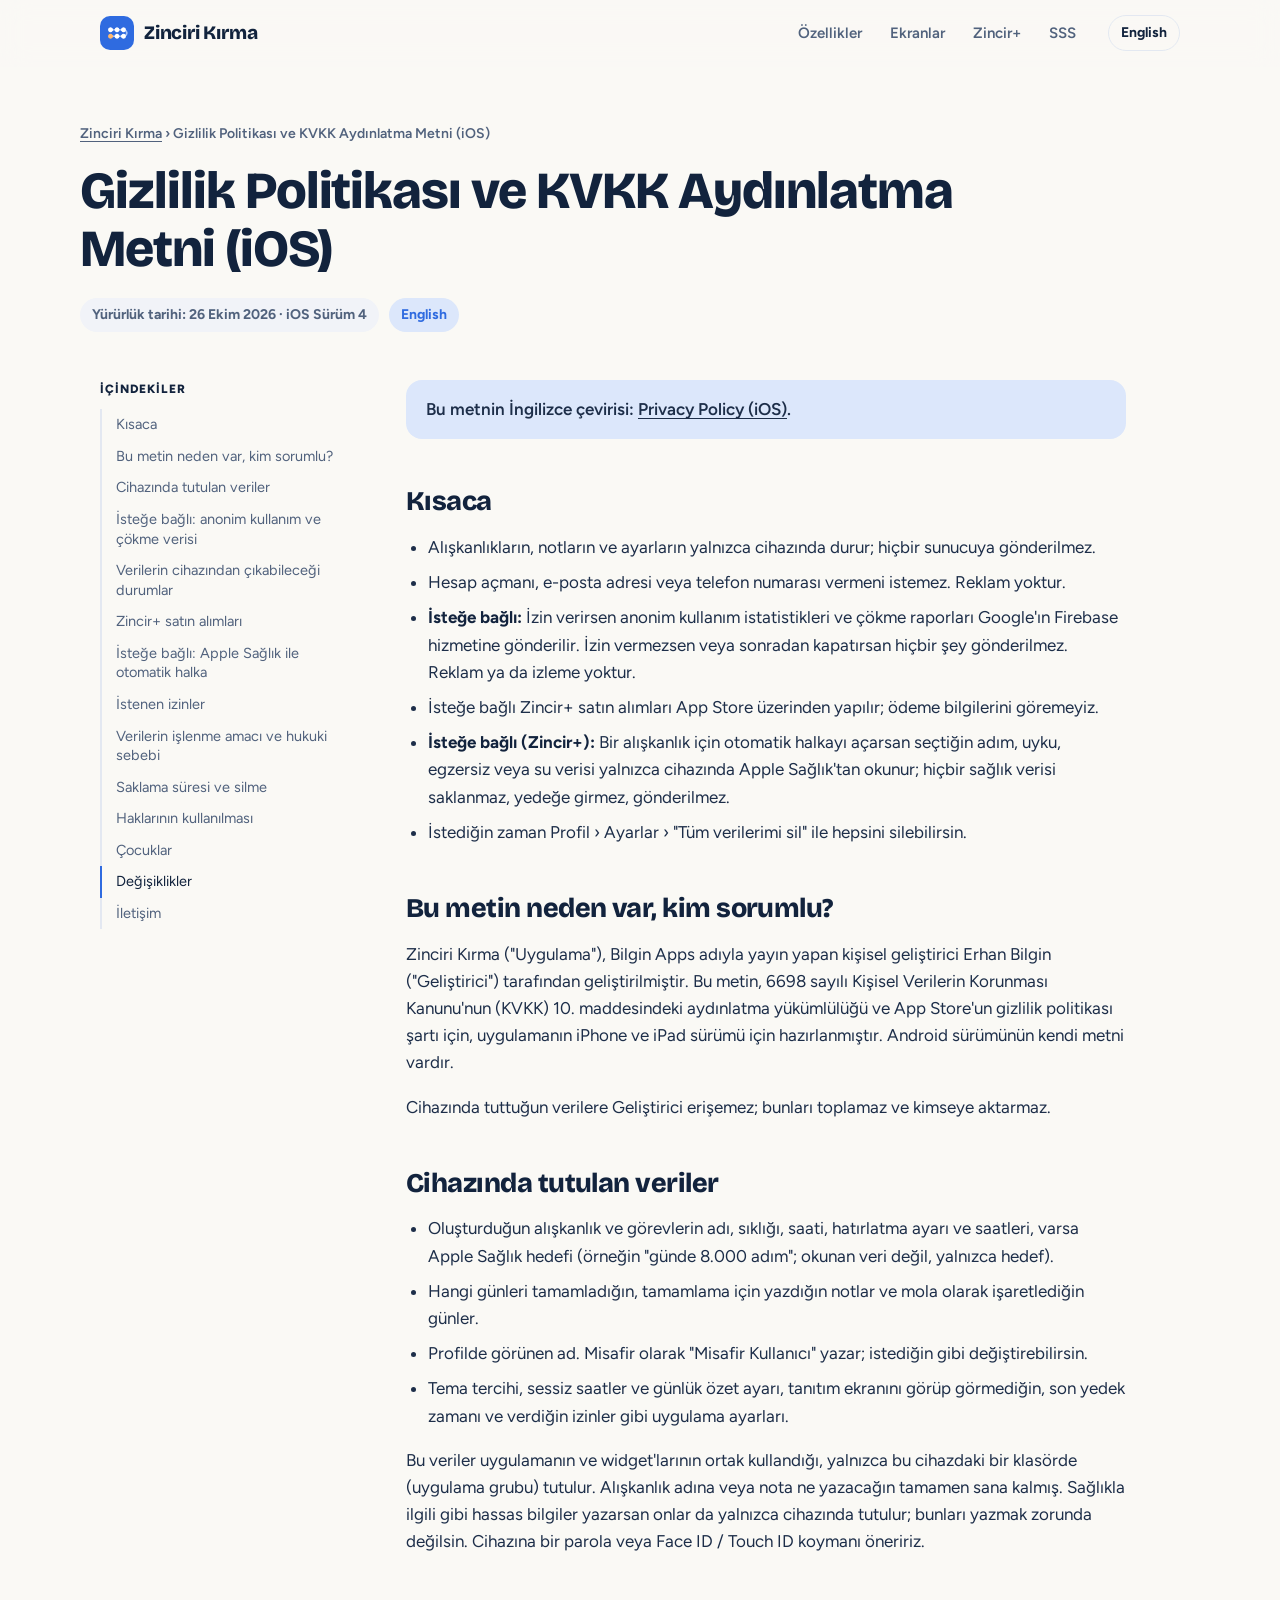
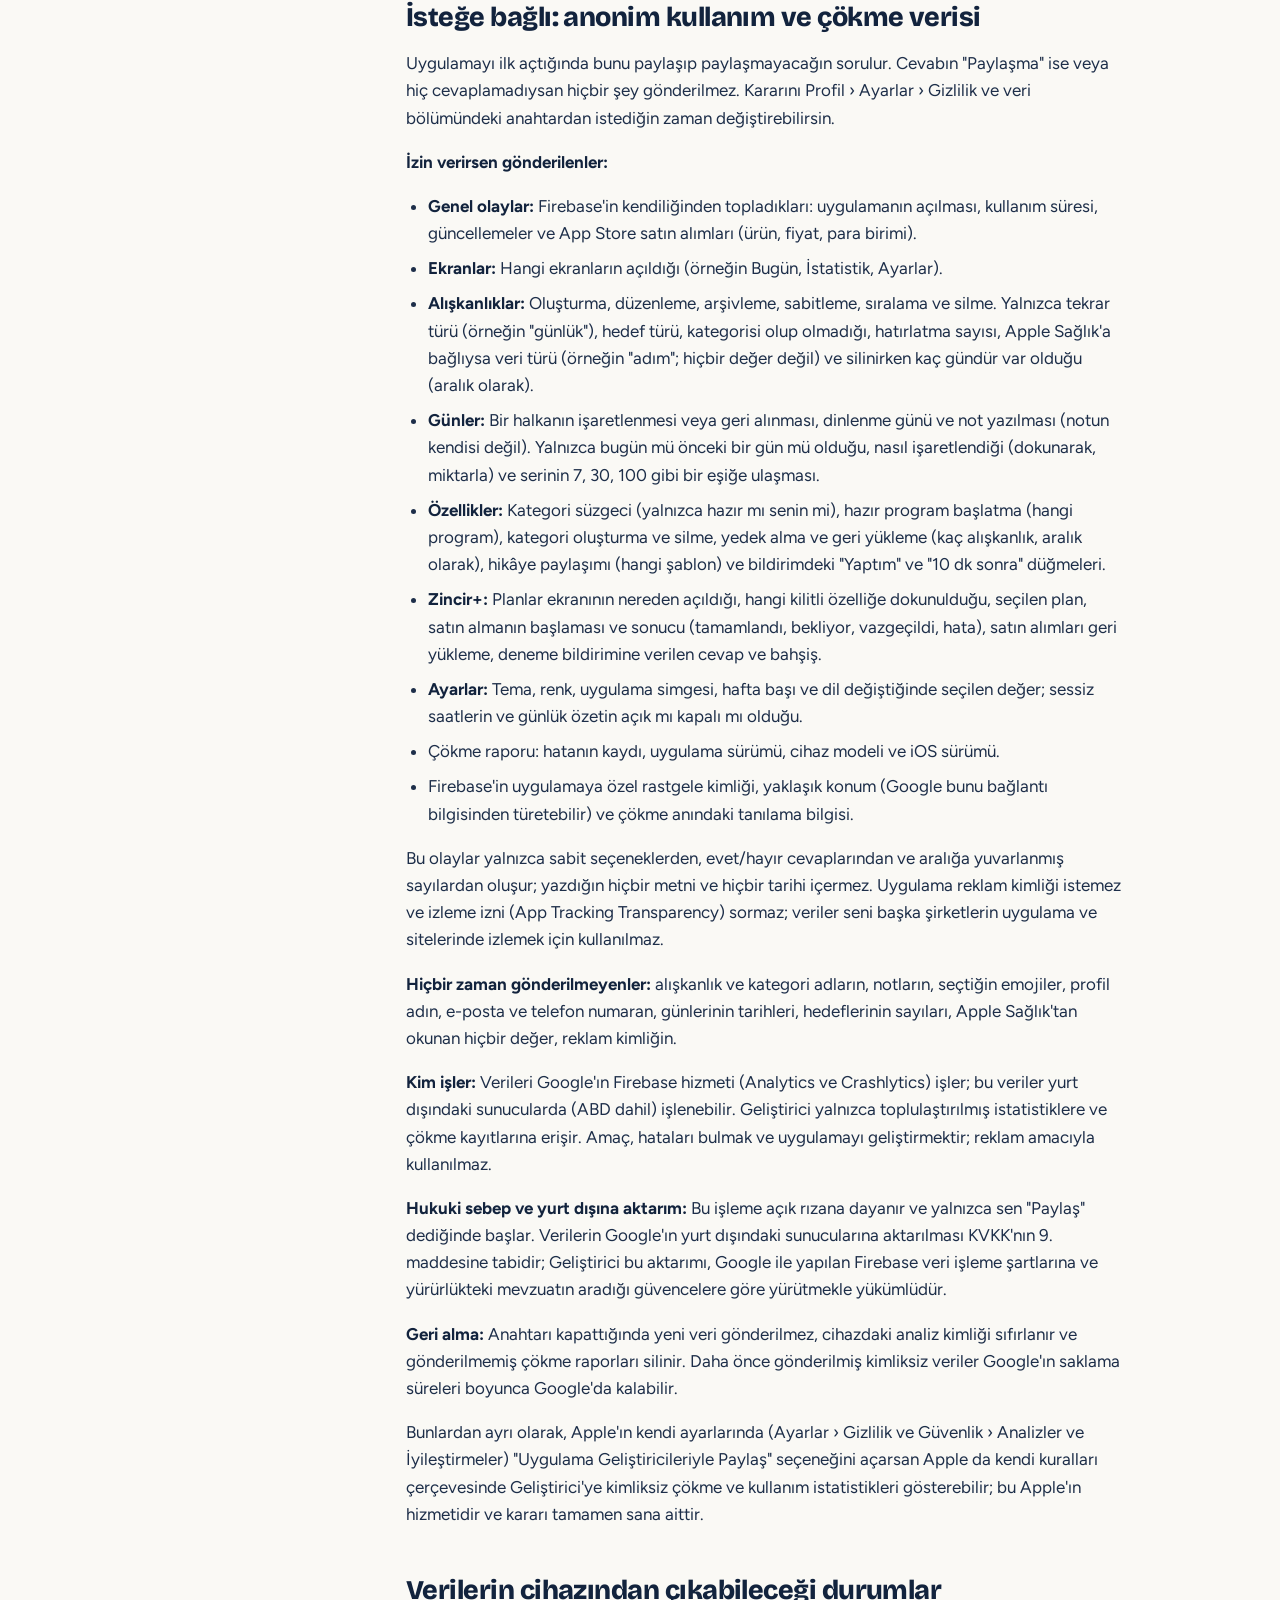
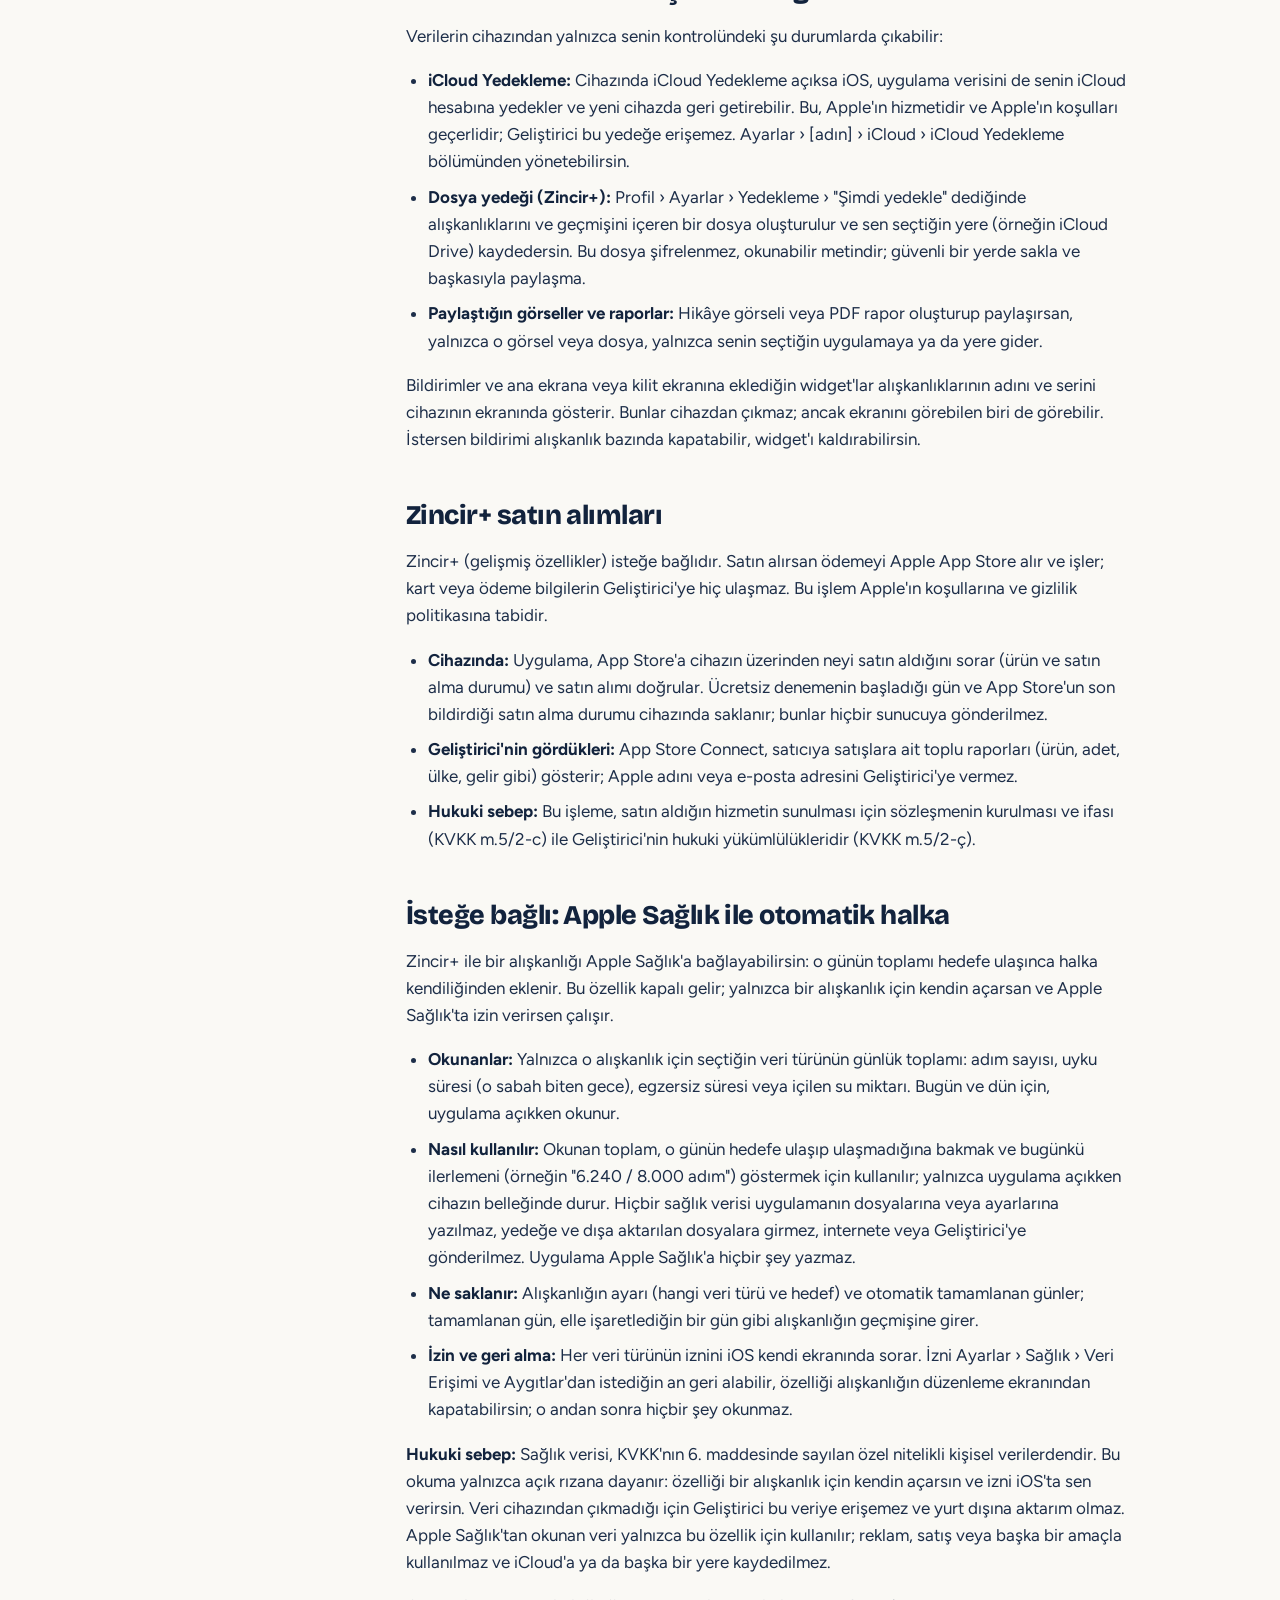
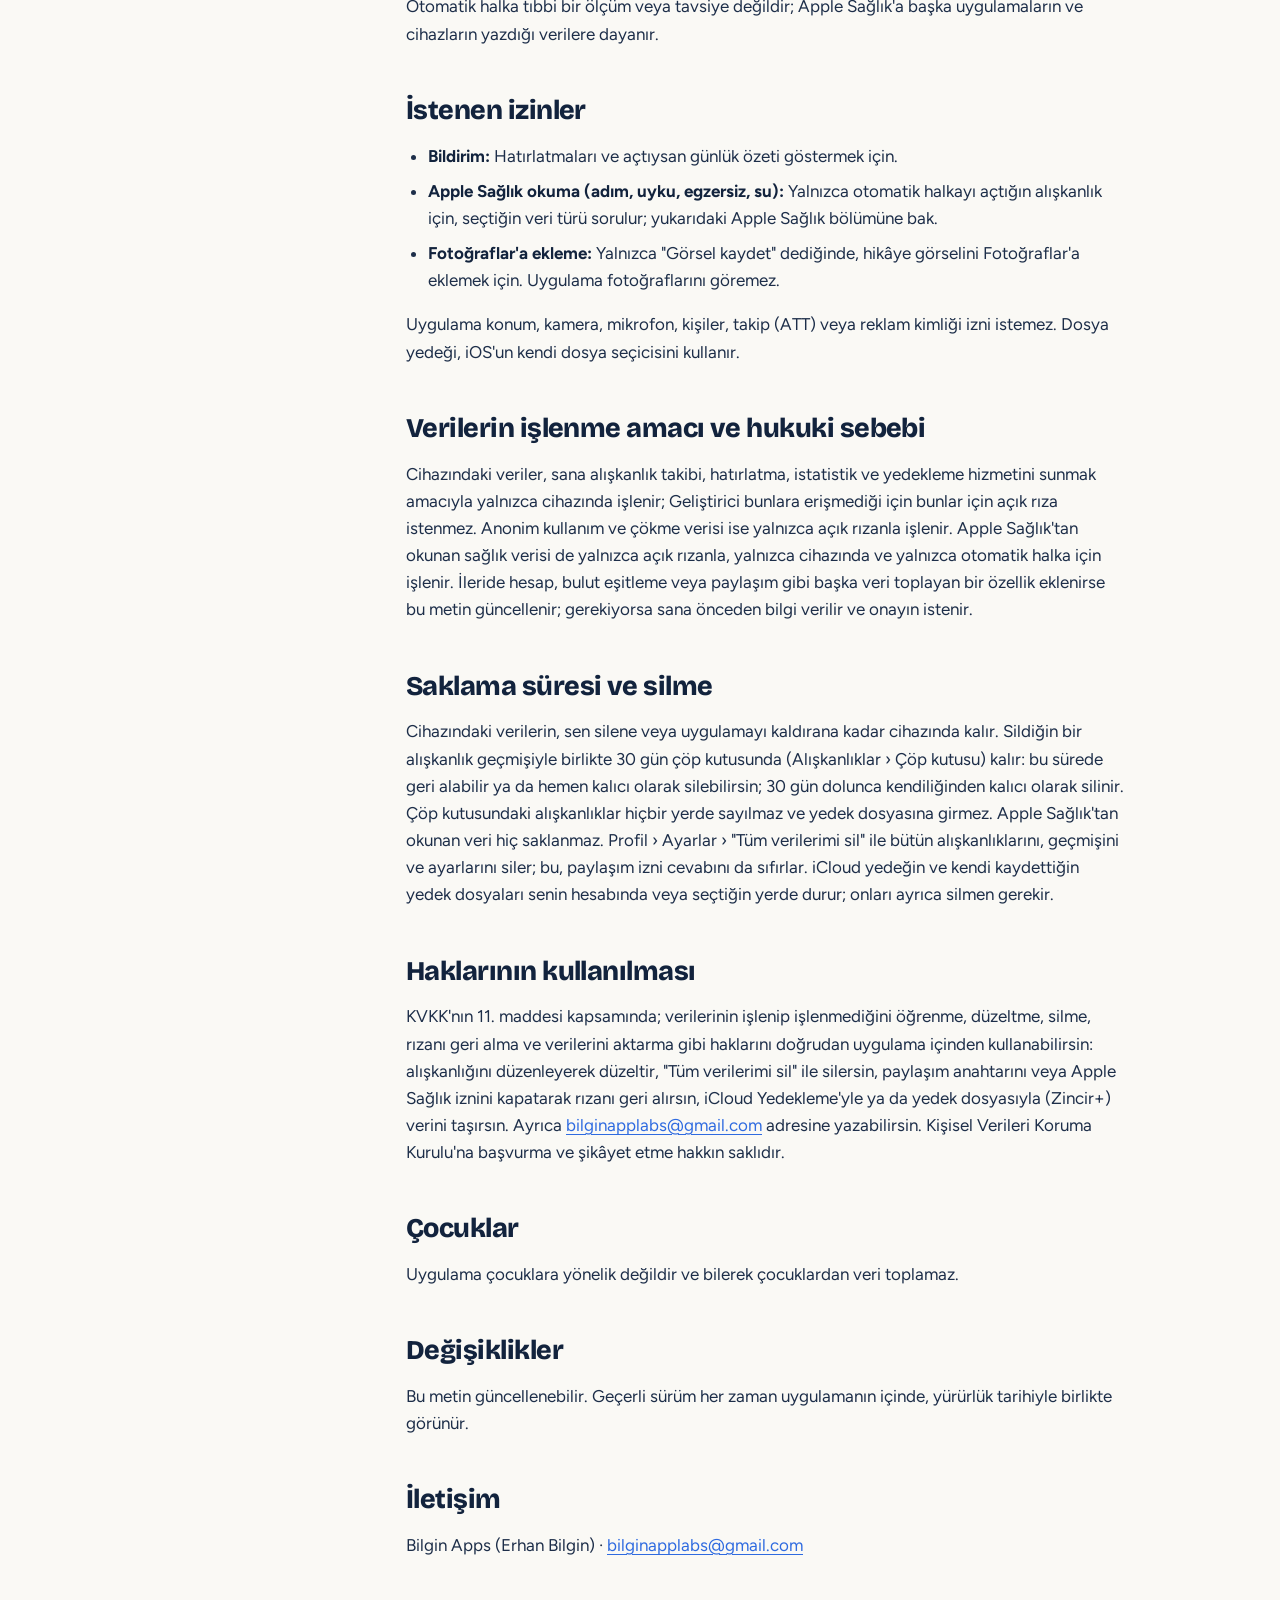
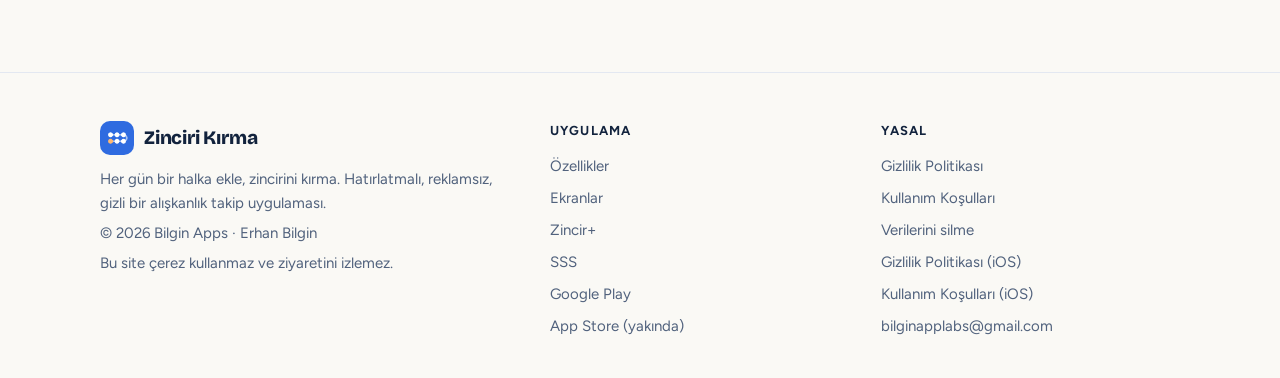
<file: ios/gizlilik/index.html>
<!doctype html>
<html lang="tr">
<head>
  <meta charset="utf-8">
  <meta name="viewport" content="width=device-width, initial-scale=1">
  <title>Gizlilik Politikası ve KVKK Aydınlatma Metni (iOS) · Zinciri Kırma</title>
  <meta name="description" content="Gizlilik Politikası ve KVKK Aydınlatma Metni (iOS): Zinciri Kırma, Bilgin Apps.">
  <meta name="theme-color" content="#2f6be0">
  <link rel="canonical" href="https://bilginapplabs.github.io/zinciri-kirma.github.io/ios/gizlilik/">
  <link rel="alternate" hreflang="tr" href="https://bilginapplabs.github.io/zinciri-kirma.github.io/ios/gizlilik/">
  <link rel="alternate" hreflang="en" href="https://bilginapplabs.github.io/zinciri-kirma.github.io/en/ios/privacy/">
  <link rel="alternate" hreflang="x-default" href="https://bilginapplabs.github.io/zinciri-kirma.github.io/ios/gizlilik/">
  <meta property="og:type" content="website">
  <meta property="og:site_name" content="Zinciri Kırma">
  <meta property="og:title" content="Gizlilik Politikası ve KVKK Aydınlatma Metni (iOS) · Zinciri Kırma">
  <meta property="og:description" content="Gizlilik Politikası ve KVKK Aydınlatma Metni (iOS): Zinciri Kırma, Bilgin Apps.">
  <meta property="og:url" content="https://bilginapplabs.github.io/zinciri-kirma.github.io/ios/gizlilik/">
  <meta property="og:image" content="https://bilginapplabs.github.io/zinciri-kirma.github.io/assets/og-tr.png">
  <meta property="og:locale" content="tr_TR">
  <meta name="twitter:card" content="summary_large_image">
  <link rel="icon" type="image/png" href="../../assets/icon-512.png">
  <link rel="apple-touch-icon" href="../../assets/icon-512.png">
  <link rel="preload" href="../../assets/fonts/bricolage_grotesque.ttf" as="font" type="font/ttf" crossorigin>
  <link rel="stylesheet" href="../../assets/site.css?v=2ab52135">
</head>
<body>
<a class="skip" href="#main">İçeriğe geç</a>
<header class="top">
  <div class="wrap">
    <a class="brand" href="../../"><img src="../../assets/icon-512.png" alt="" width="34" height="34">Zinciri Kırma</a>
    <nav class="nav" aria-label="Bölümler"><a href="../../#features">Özellikler</a><a href="../../#screens">Ekranlar</a><a href="../../#plus">Zincir+</a><a href="../../#faq">SSS</a></nav>
    <a class="lang" href="../../en/ios/privacy/" hreflang="en" lang="en">English</a>
  </div>
</header>
<main id="main">
<div class="wrap doc-head">
  <div class="crumbs"><a href="../../">Zinciri Kırma</a> › Gizlilik Politikası ve KVKK Aydınlatma Metni (iOS)</div>
  <h1>Gizlilik Politikası ve KVKK Aydınlatma Metni (iOS)</h1>
  <div class="doc-meta"><span class="pill">Yürürlük tarihi: 26 Ekim 2026 · iOS Sürüm 4</span><a class="pill" href="../../en/ios/privacy/" hreflang="en">English</a></div>
</div>
<div class="wrap doc">
  <nav class="toc" aria-label="İçindekiler"><p>İçindekiler</p><ol><li><a href="#kisaca">Kısaca</a></li><li><a href="#bu-metin-neden-var-kim-sorumlu">Bu metin neden var, kim sorumlu?</a></li><li><a href="#cihazinda-tutulan-veriler">Cihazında tutulan veriler</a></li><li><a href="#istege-bagli-anonim-kullanim-ve-cokme-verisi">İsteğe bağlı: anonim kullanım ve çökme verisi</a></li><li><a href="#verilerin-cihazindan-cikabilecegi-durumlar">Verilerin cihazından çıkabileceği durumlar</a></li><li><a href="#zincir-satin-alimlari">Zincir+ satın alımları</a></li><li><a href="#istege-bagli-apple-saglik-ile-otomatik-halka">İsteğe bağlı: Apple Sağlık ile otomatik halka</a></li><li><a href="#istenen-izinler">İstenen izinler</a></li><li><a href="#verilerin-islenme-amaci-ve-hukuki-sebebi">Verilerin işlenme amacı ve hukuki sebebi</a></li><li><a href="#saklama-suresi-ve-silme">Saklama süresi ve silme</a></li><li><a href="#haklarinin-kullanilmasi">Haklarının kullanılması</a></li><li><a href="#cocuklar">Çocuklar</a></li><li><a href="#degisiklikler">Değişiklikler</a></li><li><a href="#iletisim">İletişim</a></li></ol></nav>
  <article class="prose"><p class="note">Bu metnin İngilizce çevirisi: <a href="../../en/ios/privacy/">Privacy Policy (iOS)</a>.</p><h2 id="kisaca">Kısaca</h2><ul><li>Alışkanlıkların, notların ve ayarların yalnızca cihazında durur; hiçbir sunucuya gönderilmez.</li><li>Hesap açmanı, e-posta adresi veya telefon numarası vermeni istemez. Reklam yoktur.</li><li><strong>İsteğe bağlı:</strong> İzin verirsen anonim kullanım istatistikleri ve çökme raporları Google'ın Firebase hizmetine gönderilir. İzin vermezsen veya sonradan kapatırsan hiçbir şey gönderilmez. Reklam ya da izleme yoktur.</li><li>İsteğe bağlı Zincir+ satın alımları App Store üzerinden yapılır; ödeme bilgilerini göremeyiz.</li><li><strong>İsteğe bağlı (Zincir+):</strong> Bir alışkanlık için otomatik halkayı açarsan seçtiğin adım, uyku, egzersiz veya su verisi yalnızca cihazında Apple Sağlık'tan okunur; hiçbir sağlık verisi saklanmaz, yedeğe girmez, gönderilmez.</li><li>İstediğin zaman Profil › Ayarlar › "Tüm verilerimi sil" ile hepsini silebilirsin.</li></ul><h2 id="bu-metin-neden-var-kim-sorumlu">Bu metin neden var, kim sorumlu?</h2><p>Zinciri Kırma ("Uygulama"), Bilgin Apps adıyla yayın yapan kişisel geliştirici Erhan Bilgin ("Geliştirici") tarafından geliştirilmiştir. Bu metin, 6698 sayılı Kişisel Verilerin Korunması Kanunu'nun (KVKK) 10. maddesindeki aydınlatma yükümlülüğü ve App Store'un gizlilik politikası şartı için, uygulamanın iPhone ve iPad sürümü için hazırlanmıştır. Android sürümünün kendi metni vardır.</p><p>Cihazında tuttuğun verilere Geliştirici erişemez; bunları toplamaz ve kimseye aktarmaz.</p><h2 id="cihazinda-tutulan-veriler">Cihazında tutulan veriler</h2><ul><li>Oluşturduğun alışkanlık ve görevlerin adı, sıklığı, saati, hatırlatma ayarı ve saatleri, varsa Apple Sağlık hedefi (örneğin "günde 8.000 adım"; okunan veri değil, yalnızca hedef).</li><li>Hangi günleri tamamladığın, tamamlama için yazdığın notlar ve mola olarak işaretlediğin günler.</li><li>Profilde görünen ad. Misafir olarak "Misafir Kullanıcı" yazar; istediğin gibi değiştirebilirsin.</li><li>Tema tercihi, sessiz saatler ve günlük özet ayarı, tanıtım ekranını görüp görmediğin, son yedek zamanı ve verdiğin izinler gibi uygulama ayarları.</li></ul><p>Bu veriler uygulamanın ve widget'larının ortak kullandığı, yalnızca bu cihazdaki bir klasörde (uygulama grubu) tutulur. Alışkanlık adına veya nota ne yazacağın tamamen sana kalmış. Sağlıkla ilgili gibi hassas bilgiler yazarsan onlar da yalnızca cihazında tutulur; bunları yazmak zorunda değilsin. Cihazına bir parola veya Face ID / Touch ID koymanı öneririz.</p><h2 id="istege-bagli-anonim-kullanim-ve-cokme-verisi">İsteğe bağlı: anonim kullanım ve çökme verisi</h2><p>Uygulamayı ilk açtığında bunu paylaşıp paylaşmayacağın sorulur. Cevabın "Paylaşma" ise veya hiç cevaplamadıysan hiçbir şey gönderilmez. Kararını Profil › Ayarlar › Gizlilik ve veri bölümündeki anahtardan istediğin zaman değiştirebilirsin.</p><p><strong>İzin verirsen gönderilenler:</strong></p><ul><li><strong>Genel olaylar:</strong> Firebase'in kendiliğinden topladıkları: uygulamanın açılması, kullanım süresi, güncellemeler ve App Store satın alımları (ürün, fiyat, para birimi).</li><li><strong>Ekranlar:</strong> Hangi ekranların açıldığı (örneğin Bugün, İstatistik, Ayarlar).</li><li><strong>Alışkanlıklar:</strong> Oluşturma, düzenleme, arşivleme, sabitleme, sıralama ve silme. Yalnızca tekrar türü (örneğin "günlük"), hedef türü, kategorisi olup olmadığı, hatırlatma sayısı, Apple Sağlık'a bağlıysa veri türü (örneğin "adım"; hiçbir değer değil) ve silinirken kaç gündür var olduğu (aralık olarak).</li><li><strong>Günler:</strong> Bir halkanın işaretlenmesi veya geri alınması, dinlenme günü ve not yazılması (notun kendisi değil). Yalnızca bugün mü önceki bir gün mü olduğu, nasıl işaretlendiği (dokunarak, miktarla) ve serinin 7, 30, 100 gibi bir eşiğe ulaşması.</li><li><strong>Özellikler:</strong> Kategori süzgeci (yalnızca hazır mı senin mi), hazır program başlatma (hangi program), kategori oluşturma ve silme, yedek alma ve geri yükleme (kaç alışkanlık, aralık olarak), hikâye paylaşımı (hangi şablon) ve bildirimdeki "Yaptım" ve "10 dk sonra" düğmeleri.</li><li><strong>Zincir+:</strong> Planlar ekranının nereden açıldığı, hangi kilitli özelliğe dokunulduğu, seçilen plan, satın almanın başlaması ve sonucu (tamamlandı, bekliyor, vazgeçildi, hata), satın alımları geri yükleme, deneme bildirimine verilen cevap ve bahşiş.</li><li><strong>Ayarlar:</strong> Tema, renk, uygulama simgesi, hafta başı ve dil değiştiğinde seçilen değer; sessiz saatlerin ve günlük özetin açık mı kapalı mı olduğu.</li><li>Çökme raporu: hatanın kaydı, uygulama sürümü, cihaz modeli ve iOS sürümü.</li><li>Firebase'in uygulamaya özel rastgele kimliği, yaklaşık konum (Google bunu bağlantı bilgisinden türetebilir) ve çökme anındaki tanılama bilgisi.</li></ul><p>Bu olaylar yalnızca sabit seçeneklerden, evet/hayır cevaplarından ve aralığa yuvarlanmış sayılardan oluşur; yazdığın hiçbir metni ve hiçbir tarihi içermez. Uygulama reklam kimliği istemez ve izleme izni (App Tracking Transparency) sormaz; veriler seni başka şirketlerin uygulama ve sitelerinde izlemek için kullanılmaz.</p><p><strong>Hiçbir zaman gönderilmeyenler:</strong> alışkanlık ve kategori adların, notların, seçtiğin emojiler, profil adın, e-posta ve telefon numaran, günlerinin tarihleri, hedeflerinin sayıları, Apple Sağlık'tan okunan hiçbir değer, reklam kimliğin.</p><p><strong>Kim işler:</strong> Verileri Google'ın Firebase hizmeti (Analytics ve Crashlytics) işler; bu veriler yurt dışındaki sunucularda (ABD dahil) işlenebilir. Geliştirici yalnızca toplulaştırılmış istatistiklere ve çökme kayıtlarına erişir. Amaç, hataları bulmak ve uygulamayı geliştirmektir; reklam amacıyla kullanılmaz.</p><p><strong>Hukuki sebep ve yurt dışına aktarım:</strong> Bu işleme açık rızana dayanır ve yalnızca sen "Paylaş" dediğinde başlar. Verilerin Google'ın yurt dışındaki sunucularına aktarılması KVKK'nın 9. maddesine tabidir; Geliştirici bu aktarımı, Google ile yapılan Firebase veri işleme şartlarına ve yürürlükteki mevzuatın aradığı güvencelere göre yürütmekle yükümlüdür.</p><p><strong>Geri alma:</strong> Anahtarı kapattığında yeni veri gönderilmez, cihazdaki analiz kimliği sıfırlanır ve gönderilmemiş çökme raporları silinir. Daha önce gönderilmiş kimliksiz veriler Google'ın saklama süreleri boyunca Google'da kalabilir.</p><p>Bunlardan ayrı olarak, Apple'ın kendi ayarlarında (Ayarlar › Gizlilik ve Güvenlik › Analizler ve İyileştirmeler) "Uygulama Geliştiricileriyle Paylaş" seçeneğini açarsan Apple da kendi kuralları çerçevesinde Geliştirici'ye kimliksiz çökme ve kullanım istatistikleri gösterebilir; bu Apple'ın hizmetidir ve kararı tamamen sana aittir.</p><h2 id="verilerin-cihazindan-cikabilecegi-durumlar">Verilerin cihazından çıkabileceği durumlar</h2><p>Verilerin cihazından yalnızca senin kontrolündeki şu durumlarda çıkabilir:</p><ul><li><strong>iCloud Yedekleme:</strong> Cihazında iCloud Yedekleme açıksa iOS, uygulama verisini de senin iCloud hesabına yedekler ve yeni cihazda geri getirebilir. Bu, Apple'ın hizmetidir ve Apple'ın koşulları geçerlidir; Geliştirici bu yedeğe erişemez. Ayarlar › [adın] › iCloud › iCloud Yedekleme bölümünden yönetebilirsin.</li><li><strong>Dosya yedeği (Zincir+):</strong> Profil › Ayarlar › Yedekleme › "Şimdi yedekle" dediğinde alışkanlıklarını ve geçmişini içeren bir dosya oluşturulur ve sen seçtiğin yere (örneğin iCloud Drive) kaydedersin. Bu dosya şifrelenmez, okunabilir metindir; güvenli bir yerde sakla ve başkasıyla paylaşma.</li><li><strong>Paylaştığın görseller ve raporlar:</strong> Hikâye görseli veya PDF rapor oluşturup paylaşırsan, yalnızca o görsel veya dosya, yalnızca senin seçtiğin uygulamaya ya da yere gider.</li></ul><p>Bildirimler ve ana ekrana veya kilit ekranına eklediğin widget'lar alışkanlıklarının adını ve serini cihazının ekranında gösterir. Bunlar cihazdan çıkmaz; ancak ekranını görebilen biri de görebilir. İstersen bildirimi alışkanlık bazında kapatabilir, widget'ı kaldırabilirsin.</p><h2 id="zincir-satin-alimlari">Zincir+ satın alımları</h2><p>Zincir+ (gelişmiş özellikler) isteğe bağlıdır. Satın alırsan ödemeyi Apple App Store alır ve işler; kart veya ödeme bilgilerin Geliştirici'ye hiç ulaşmaz. Bu işlem Apple'ın koşullarına ve gizlilik politikasına tabidir.</p><ul><li><strong>Cihazında:</strong> Uygulama, App Store'a cihazın üzerinden neyi satın aldığını sorar (ürün ve satın alma durumu) ve satın alımı doğrular. Ücretsiz denemenin başladığı gün ve App Store'un son bildirdiği satın alma durumu cihazında saklanır; bunlar hiçbir sunucuya gönderilmez.</li><li><strong>Geliştirici'nin gördükleri:</strong> App Store Connect, satıcıya satışlara ait toplu raporları (ürün, adet, ülke, gelir gibi) gösterir; Apple adını veya e-posta adresini Geliştirici'ye vermez.</li><li><strong>Hukuki sebep:</strong> Bu işleme, satın aldığın hizmetin sunulması için sözleşmenin kurulması ve ifası (KVKK m.5/2-c) ile Geliştirici'nin hukuki yükümlülükleridir (KVKK m.5/2-ç).</li></ul><h2 id="istege-bagli-apple-saglik-ile-otomatik-halka">İsteğe bağlı: Apple Sağlık ile otomatik halka</h2><p>Zincir+ ile bir alışkanlığı Apple Sağlık'a bağlayabilirsin: o günün toplamı hedefe ulaşınca halka kendiliğinden eklenir. Bu özellik kapalı gelir; yalnızca bir alışkanlık için kendin açarsan ve Apple Sağlık'ta izin verirsen çalışır.</p><ul><li><strong>Okunanlar:</strong> Yalnızca o alışkanlık için seçtiğin veri türünün günlük toplamı: adım sayısı, uyku süresi (o sabah biten gece), egzersiz süresi veya içilen su miktarı. Bugün ve dün için, uygulama açıkken okunur.</li><li><strong>Nasıl kullanılır:</strong> Okunan toplam, o günün hedefe ulaşıp ulaşmadığına bakmak ve bugünkü ilerlemeni (örneğin "6.240 / 8.000 adım") göstermek için kullanılır; yalnızca uygulama açıkken cihazın belleğinde durur. Hiçbir sağlık verisi uygulamanın dosyalarına veya ayarlarına yazılmaz, yedeğe ve dışa aktarılan dosyalara girmez, internete veya Geliştirici'ye gönderilmez. Uygulama Apple Sağlık'a hiçbir şey yazmaz.</li><li><strong>Ne saklanır:</strong> Alışkanlığın ayarı (hangi veri türü ve hedef) ve otomatik tamamlanan günler; tamamlanan gün, elle işaretlediğin bir gün gibi alışkanlığın geçmişine girer.</li><li><strong>İzin ve geri alma:</strong> Her veri türünün iznini iOS kendi ekranında sorar. İzni Ayarlar › Sağlık › Veri Erişimi ve Aygıtlar'dan istediğin an geri alabilir, özelliği alışkanlığın düzenleme ekranından kapatabilirsin; o andan sonra hiçbir şey okunmaz.</li></ul><p><strong>Hukuki sebep:</strong> Sağlık verisi, KVKK'nın 6. maddesinde sayılan özel nitelikli kişisel verilerdendir. Bu okuma yalnızca açık rızana dayanır: özelliği bir alışkanlık için kendin açarsın ve izni iOS'ta sen verirsin. Veri cihazından çıkmadığı için Geliştirici bu veriye erişemez ve yurt dışına aktarım olmaz. Apple Sağlık'tan okunan veri yalnızca bu özellik için kullanılır; reklam, satış veya başka bir amaçla kullanılmaz ve iCloud'a ya da başka bir yere kaydedilmez.</p><p>Otomatik halka tıbbi bir ölçüm veya tavsiye değildir; Apple Sağlık'a başka uygulamaların ve cihazların yazdığı verilere dayanır.</p><h2 id="istenen-izinler">İstenen izinler</h2><ul><li><strong>Bildirim:</strong> Hatırlatmaları ve açtıysan günlük özeti göstermek için.</li><li><strong>Apple Sağlık okuma (adım, uyku, egzersiz, su):</strong> Yalnızca otomatik halkayı açtığın alışkanlık için, seçtiğin veri türü sorulur; yukarıdaki Apple Sağlık bölümüne bak.</li><li><strong>Fotoğraflar'a ekleme:</strong> Yalnızca "Görsel kaydet" dediğinde, hikâye görselini Fotoğraflar'a eklemek için. Uygulama fotoğraflarını göremez.</li></ul><p>Uygulama konum, kamera, mikrofon, kişiler, takip (ATT) veya reklam kimliği izni istemez. Dosya yedeği, iOS'un kendi dosya seçicisini kullanır.</p><h2 id="verilerin-islenme-amaci-ve-hukuki-sebebi">Verilerin işlenme amacı ve hukuki sebebi</h2><p>Cihazındaki veriler, sana alışkanlık takibi, hatırlatma, istatistik ve yedekleme hizmetini sunmak amacıyla yalnızca cihazında işlenir; Geliştirici bunlara erişmediği için bunlar için açık rıza istenmez. Anonim kullanım ve çökme verisi ise yalnızca açık rızanla işlenir. Apple Sağlık'tan okunan sağlık verisi de yalnızca açık rızanla, yalnızca cihazında ve yalnızca otomatik halka için işlenir. İleride hesap, bulut eşitleme veya paylaşım gibi başka veri toplayan bir özellik eklenirse bu metin güncellenir; gerekiyorsa sana önceden bilgi verilir ve onayın istenir.</p><h2 id="saklama-suresi-ve-silme">Saklama süresi ve silme</h2><p>Cihazındaki verilerin, sen silene veya uygulamayı kaldırana kadar cihazında kalır. Sildiğin bir alışkanlık geçmişiyle birlikte 30 gün çöp kutusunda (Alışkanlıklar › Çöp kutusu) kalır: bu sürede geri alabilir ya da hemen kalıcı olarak silebilirsin; 30 gün dolunca kendiliğinden kalıcı olarak silinir. Çöp kutusundaki alışkanlıklar hiçbir yerde sayılmaz ve yedek dosyasına girmez. Apple Sağlık'tan okunan veri hiç saklanmaz. Profil › Ayarlar › "Tüm verilerimi sil" ile bütün alışkanlıklarını, geçmişini ve ayarlarını siler; bu, paylaşım izni cevabını da sıfırlar. iCloud yedeğin ve kendi kaydettiğin yedek dosyaları senin hesabında veya seçtiğin yerde durur; onları ayrıca silmen gerekir.</p><h2 id="haklarinin-kullanilmasi">Haklarının kullanılması</h2><p>KVKK'nın 11. maddesi kapsamında; verilerinin işlenip işlenmediğini öğrenme, düzeltme, silme, rızanı geri alma ve verilerini aktarma gibi haklarını doğrudan uygulama içinden kullanabilirsin: alışkanlığını düzenleyerek düzeltir, "Tüm verilerimi sil" ile silersin, paylaşım anahtarını veya Apple Sağlık iznini kapatarak rızanı geri alırsın, iCloud Yedekleme'yle ya da yedek dosyasıyla (Zincir+) verini taşırsın. Ayrıca <a href="mailto:bilginapplabs@gmail.com">bilginapplabs@gmail.com</a> adresine yazabilirsin. Kişisel Verileri Koruma Kurulu'na başvurma ve şikâyet etme hakkın saklıdır.</p><h2 id="cocuklar">Çocuklar</h2><p>Uygulama çocuklara yönelik değildir ve bilerek çocuklardan veri toplamaz.</p><h2 id="degisiklikler">Değişiklikler</h2><p>Bu metin güncellenebilir. Geçerli sürüm her zaman uygulamanın içinde, yürürlük tarihiyle birlikte görünür.</p><h2 id="iletisim">İletişim</h2><p>Bilgin Apps (Erhan Bilgin) · <a href="mailto:bilginapplabs@gmail.com">bilginapplabs@gmail.com</a></p></article>
</div>
</main>
<footer>
  <div class="wrap">
    <div class="about">
      <a class="brand" href="../../"><img src="../../assets/icon-512.png" alt="" width="34" height="34">Zinciri Kırma</a>
      <p>Her gün bir halka ekle, zincirini kırma. Hatırlatmalı, reklamsız, gizli bir alışkanlık takip uygulaması.</p>
      <p>© 2026 Bilgin Apps · Erhan Bilgin</p>
      <p>Bu site çerez kullanmaz ve ziyaretini izlemez.</p>
    </div>
    <div>
      <h4>Uygulama</h4>
      <ul><li><a href="../../#features">Özellikler</a></li><li><a href="../../#screens">Ekranlar</a></li><li><a href="../../#plus">Zincir+</a></li><li><a href="../../#faq">SSS</a></li><li><a href="https://play.google.com/store/apps/details?id=com.bilginapps.habitchain" rel="noopener">Google Play</a></li><li>App Store (yakında)</li></ul>
    </div>
    <div>
      <h4>Yasal</h4>
      <ul>
        <li><a href="../../gizlilik/">Gizlilik Politikası</a></li>
        <li><a href="../../kosullar/">Kullanım Koşulları</a></li>
        <li><a href="../../veri-silme/">Verilerini silme</a></li>
        <li><a href="../../ios/gizlilik/">Gizlilik Politikası (iOS)</a></li>
        <li><a href="../../ios/kosullar/">Kullanım Koşulları (iOS)</a></li>
        <li><a href="mailto:bilginapplabs@gmail.com">bilginapplabs@gmail.com</a></li>
      </ul>
    </div>
  </div>
</footer>
<script src="../../assets/site.js?v=9dcf2897" defer></script>
</body>
</html>
</file>
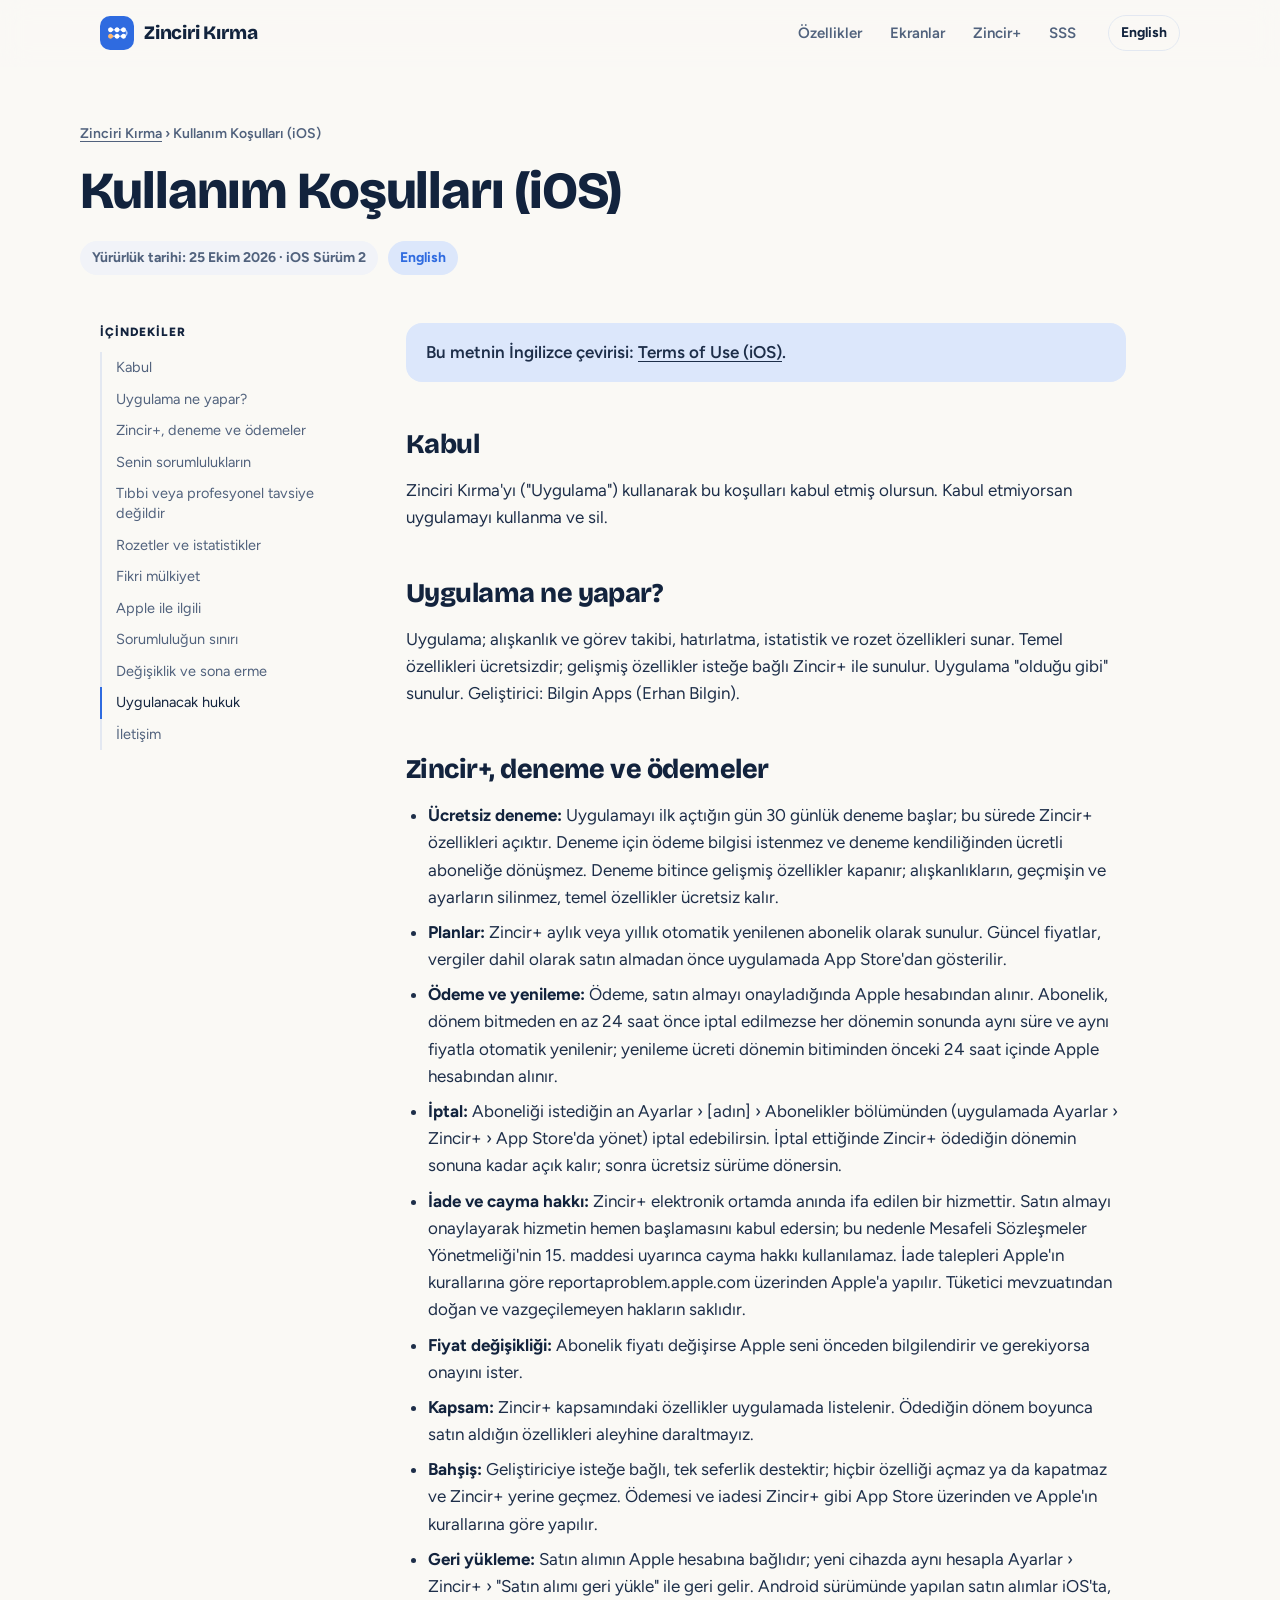
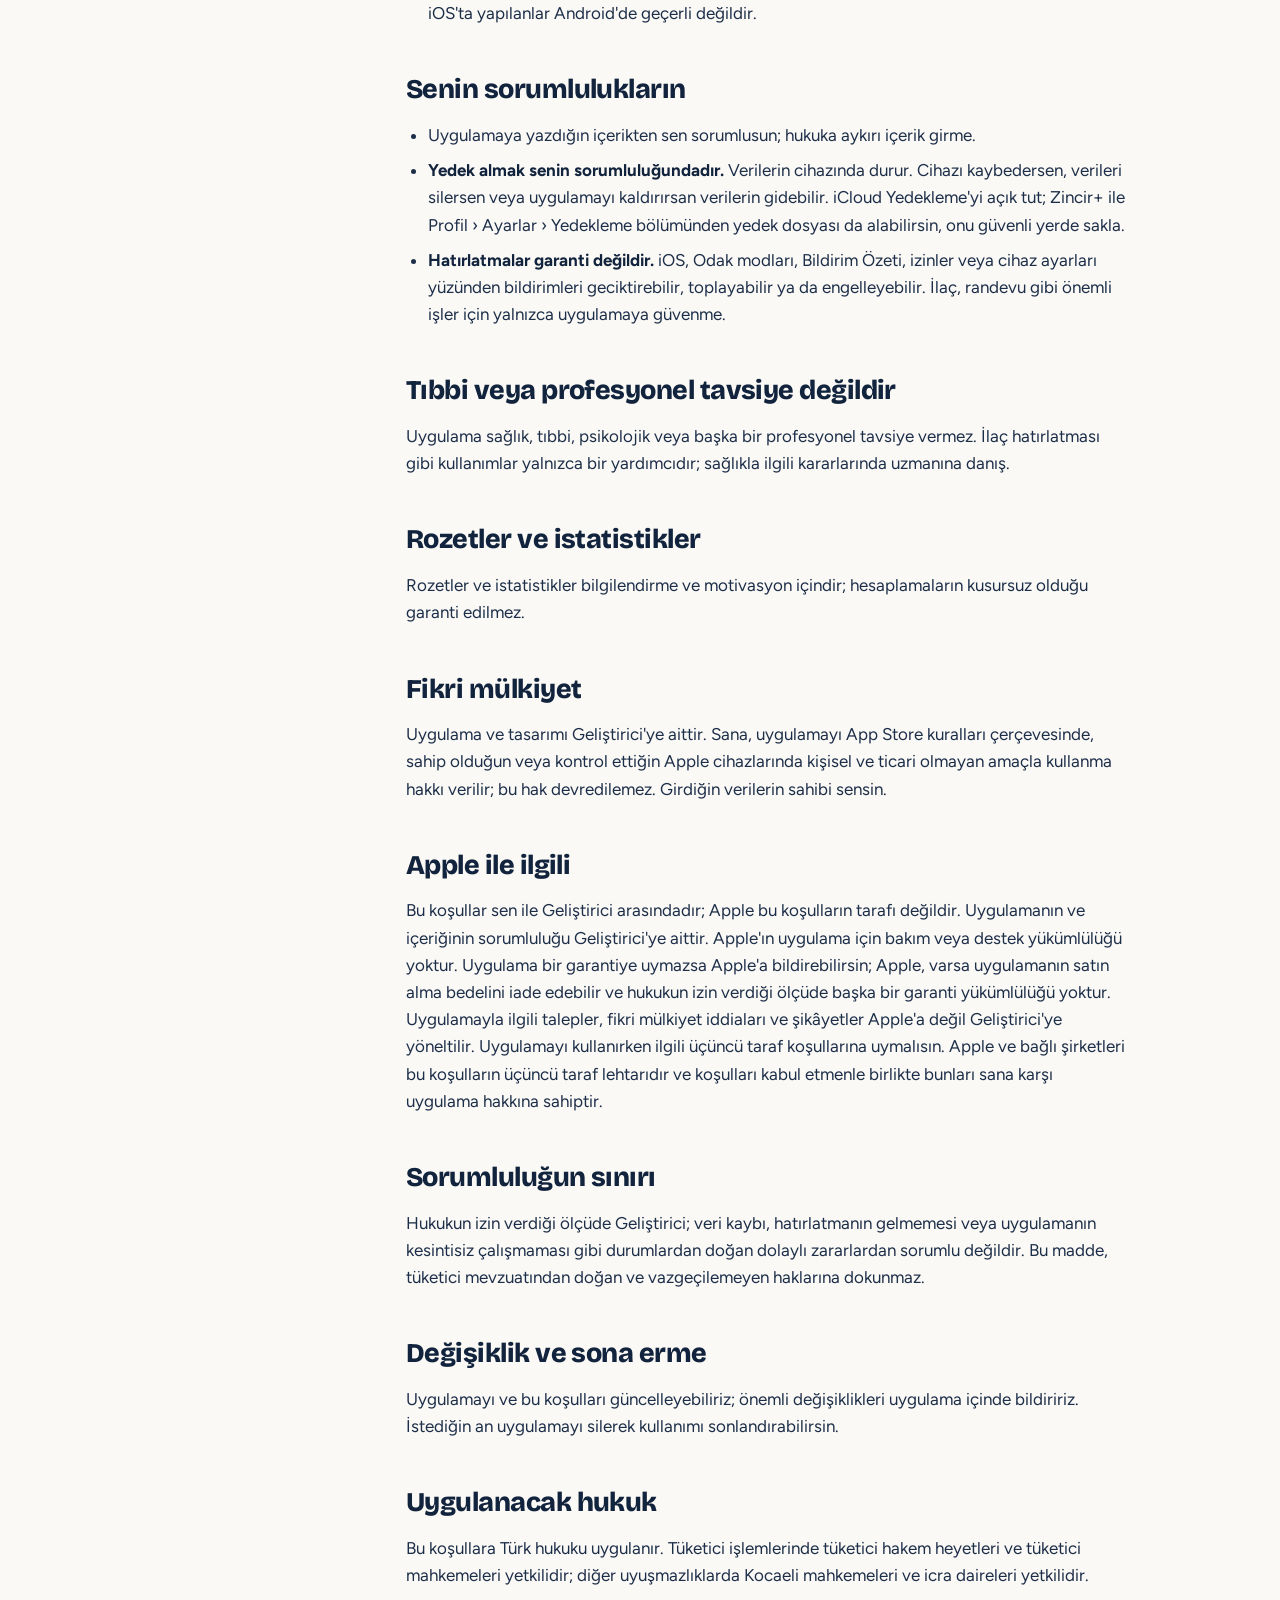
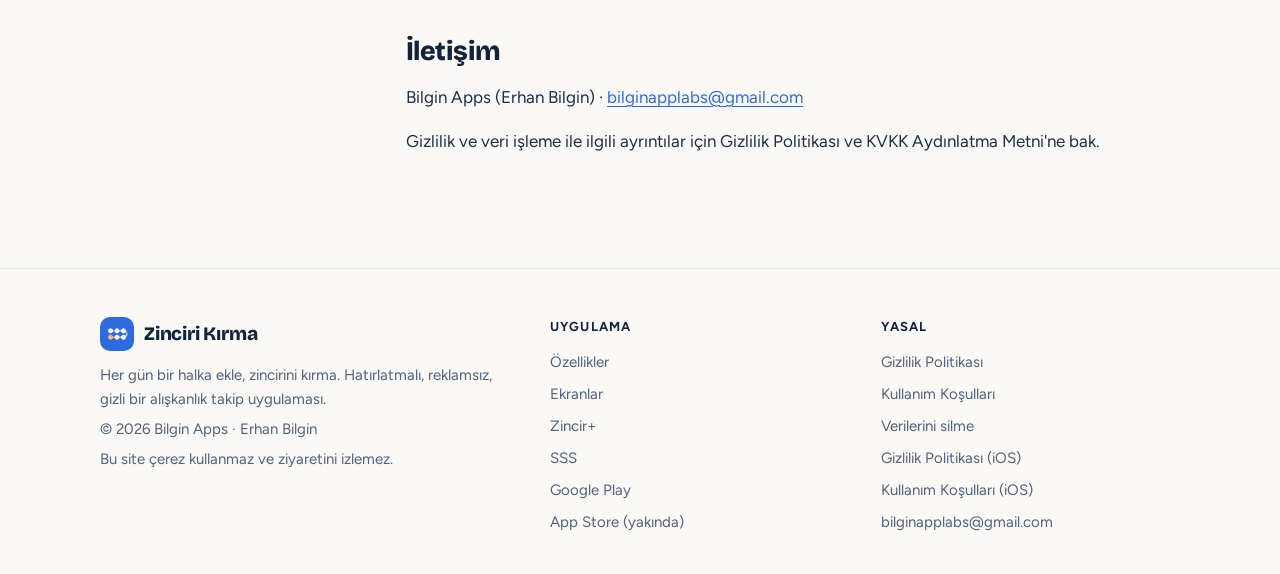
<file: ios/kosullar/index.html>
<!doctype html>
<html lang="tr">
<head>
  <meta charset="utf-8">
  <meta name="viewport" content="width=device-width, initial-scale=1">
  <title>Kullanım Koşulları (iOS) · Zinciri Kırma</title>
  <meta name="description" content="Kullanım Koşulları (iOS): Zinciri Kırma, Bilgin Apps.">
  <meta name="theme-color" content="#2f6be0">
  <link rel="canonical" href="https://bilginapplabs.github.io/zinciri-kirma.github.io/ios/kosullar/">
  <link rel="alternate" hreflang="tr" href="https://bilginapplabs.github.io/zinciri-kirma.github.io/ios/kosullar/">
  <link rel="alternate" hreflang="en" href="https://bilginapplabs.github.io/zinciri-kirma.github.io/en/ios/terms/">
  <link rel="alternate" hreflang="x-default" href="https://bilginapplabs.github.io/zinciri-kirma.github.io/ios/kosullar/">
  <meta property="og:type" content="website">
  <meta property="og:site_name" content="Zinciri Kırma">
  <meta property="og:title" content="Kullanım Koşulları (iOS) · Zinciri Kırma">
  <meta property="og:description" content="Kullanım Koşulları (iOS): Zinciri Kırma, Bilgin Apps.">
  <meta property="og:url" content="https://bilginapplabs.github.io/zinciri-kirma.github.io/ios/kosullar/">
  <meta property="og:image" content="https://bilginapplabs.github.io/zinciri-kirma.github.io/assets/og-tr.png">
  <meta property="og:locale" content="tr_TR">
  <meta name="twitter:card" content="summary_large_image">
  <link rel="icon" type="image/png" href="../../assets/icon-512.png">
  <link rel="apple-touch-icon" href="../../assets/icon-512.png">
  <link rel="preload" href="../../assets/fonts/bricolage_grotesque.ttf" as="font" type="font/ttf" crossorigin>
  <link rel="stylesheet" href="../../assets/site.css?v=2ab52135">
</head>
<body>
<a class="skip" href="#main">İçeriğe geç</a>
<header class="top">
  <div class="wrap">
    <a class="brand" href="../../"><img src="../../assets/icon-512.png" alt="" width="34" height="34">Zinciri Kırma</a>
    <nav class="nav" aria-label="Bölümler"><a href="../../#features">Özellikler</a><a href="../../#screens">Ekranlar</a><a href="../../#plus">Zincir+</a><a href="../../#faq">SSS</a></nav>
    <a class="lang" href="../../en/ios/terms/" hreflang="en" lang="en">English</a>
  </div>
</header>
<main id="main">
<div class="wrap doc-head">
  <div class="crumbs"><a href="../../">Zinciri Kırma</a> › Kullanım Koşulları (iOS)</div>
  <h1>Kullanım Koşulları (iOS)</h1>
  <div class="doc-meta"><span class="pill">Yürürlük tarihi: 25 Ekim 2026 · iOS Sürüm 2</span><a class="pill" href="../../en/ios/terms/" hreflang="en">English</a></div>
</div>
<div class="wrap doc">
  <nav class="toc" aria-label="İçindekiler"><p>İçindekiler</p><ol><li><a href="#kabul">Kabul</a></li><li><a href="#uygulama-ne-yapar">Uygulama ne yapar?</a></li><li><a href="#zincir-deneme-ve-odemeler">Zincir+, deneme ve ödemeler</a></li><li><a href="#senin-sorumluluklarin">Senin sorumlulukların</a></li><li><a href="#tibbi-veya-profesyonel-tavsiye-degildir">Tıbbi veya profesyonel tavsiye değildir</a></li><li><a href="#rozetler-ve-istatistikler">Rozetler ve istatistikler</a></li><li><a href="#fikri-mulkiyet">Fikri mülkiyet</a></li><li><a href="#apple-ile-ilgili">Apple ile ilgili</a></li><li><a href="#sorumlulugun-siniri">Sorumluluğun sınırı</a></li><li><a href="#degisiklik-ve-sona-erme">Değişiklik ve sona erme</a></li><li><a href="#uygulanacak-hukuk">Uygulanacak hukuk</a></li><li><a href="#iletisim">İletişim</a></li></ol></nav>
  <article class="prose"><p class="note">Bu metnin İngilizce çevirisi: <a href="../../en/ios/terms/">Terms of Use (iOS)</a>.</p><h2 id="kabul">Kabul</h2><p>Zinciri Kırma'yı ("Uygulama") kullanarak bu koşulları kabul etmiş olursun. Kabul etmiyorsan uygulamayı kullanma ve sil.</p><h2 id="uygulama-ne-yapar">Uygulama ne yapar?</h2><p>Uygulama; alışkanlık ve görev takibi, hatırlatma, istatistik ve rozet özellikleri sunar. Temel özellikleri ücretsizdir; gelişmiş özellikler isteğe bağlı Zincir+ ile sunulur. Uygulama "olduğu gibi" sunulur. Geliştirici: Bilgin Apps (Erhan Bilgin).</p><h2 id="zincir-deneme-ve-odemeler">Zincir+, deneme ve ödemeler</h2><ul><li><strong>Ücretsiz deneme:</strong> Uygulamayı ilk açtığın gün 30 günlük deneme başlar; bu sürede Zincir+ özellikleri açıktır. Deneme için ödeme bilgisi istenmez ve deneme kendiliğinden ücretli aboneliğe dönüşmez. Deneme bitince gelişmiş özellikler kapanır; alışkanlıkların, geçmişin ve ayarların silinmez, temel özellikler ücretsiz kalır.</li><li><strong>Planlar:</strong> Zincir+ aylık veya yıllık otomatik yenilenen abonelik olarak sunulur. Güncel fiyatlar, vergiler dahil olarak satın almadan önce uygulamada App Store'dan gösterilir.</li><li><strong>Ödeme ve yenileme:</strong> Ödeme, satın almayı onayladığında Apple hesabından alınır. Abonelik, dönem bitmeden en az 24 saat önce iptal edilmezse her dönemin sonunda aynı süre ve aynı fiyatla otomatik yenilenir; yenileme ücreti dönemin bitiminden önceki 24 saat içinde Apple hesabından alınır.</li><li><strong>İptal:</strong> Aboneliği istediğin an Ayarlar › [adın] › Abonelikler bölümünden (uygulamada Ayarlar › Zincir+ › App Store'da yönet) iptal edebilirsin. İptal ettiğinde Zincir+ ödediğin dönemin sonuna kadar açık kalır; sonra ücretsiz sürüme dönersin.</li><li><strong>İade ve cayma hakkı:</strong> Zincir+ elektronik ortamda anında ifa edilen bir hizmettir. Satın almayı onaylayarak hizmetin hemen başlamasını kabul edersin; bu nedenle Mesafeli Sözleşmeler Yönetmeliği'nin 15. maddesi uyarınca cayma hakkı kullanılamaz. İade talepleri Apple'ın kurallarına göre reportaproblem.apple.com üzerinden Apple'a yapılır. Tüketici mevzuatından doğan ve vazgeçilemeyen hakların saklıdır.</li><li><strong>Fiyat değişikliği:</strong> Abonelik fiyatı değişirse Apple seni önceden bilgilendirir ve gerekiyorsa onayını ister.</li><li><strong>Kapsam:</strong> Zincir+ kapsamındaki özellikler uygulamada listelenir. Ödediğin dönem boyunca satın aldığın özellikleri aleyhine daraltmayız.</li><li><strong>Bahşiş:</strong> Geliştiriciye isteğe bağlı, tek seferlik destektir; hiçbir özelliği açmaz ya da kapatmaz ve Zincir+ yerine geçmez. Ödemesi ve iadesi Zincir+ gibi App Store üzerinden ve Apple'ın kurallarına göre yapılır.</li><li><strong>Geri yükleme:</strong> Satın alımın Apple hesabına bağlıdır; yeni cihazda aynı hesapla Ayarlar › Zincir+ › "Satın alımı geri yükle" ile geri gelir. Android sürümünde yapılan satın alımlar iOS'ta, iOS'ta yapılanlar Android'de geçerli değildir.</li></ul><h2 id="senin-sorumluluklarin">Senin sorumlulukların</h2><ul><li>Uygulamaya yazdığın içerikten sen sorumlusun; hukuka aykırı içerik girme.</li><li><strong>Yedek almak senin sorumluluğundadır.</strong> Verilerin cihazında durur. Cihazı kaybedersen, verileri silersen veya uygulamayı kaldırırsan verilerin gidebilir. iCloud Yedekleme'yi açık tut; Zincir+ ile Profil › Ayarlar › Yedekleme bölümünden yedek dosyası da alabilirsin, onu güvenli yerde sakla.</li><li><strong>Hatırlatmalar garanti değildir.</strong> iOS, Odak modları, Bildirim Özeti, izinler veya cihaz ayarları yüzünden bildirimleri geciktirebilir, toplayabilir ya da engelleyebilir. İlaç, randevu gibi önemli işler için yalnızca uygulamaya güvenme.</li></ul><h2 id="tibbi-veya-profesyonel-tavsiye-degildir">Tıbbi veya profesyonel tavsiye değildir</h2><p>Uygulama sağlık, tıbbi, psikolojik veya başka bir profesyonel tavsiye vermez. İlaç hatırlatması gibi kullanımlar yalnızca bir yardımcıdır; sağlıkla ilgili kararlarında uzmanına danış.</p><h2 id="rozetler-ve-istatistikler">Rozetler ve istatistikler</h2><p>Rozetler ve istatistikler bilgilendirme ve motivasyon içindir; hesaplamaların kusursuz olduğu garanti edilmez.</p><h2 id="fikri-mulkiyet">Fikri mülkiyet</h2><p>Uygulama ve tasarımı Geliştirici'ye aittir. Sana, uygulamayı App Store kuralları çerçevesinde, sahip olduğun veya kontrol ettiğin Apple cihazlarında kişisel ve ticari olmayan amaçla kullanma hakkı verilir; bu hak devredilemez. Girdiğin verilerin sahibi sensin.</p><h2 id="apple-ile-ilgili">Apple ile ilgili</h2><p>Bu koşullar sen ile Geliştirici arasındadır; Apple bu koşulların tarafı değildir. Uygulamanın ve içeriğinin sorumluluğu Geliştirici'ye aittir. Apple'ın uygulama için bakım veya destek yükümlülüğü yoktur. Uygulama bir garantiye uymazsa Apple'a bildirebilirsin; Apple, varsa uygulamanın satın alma bedelini iade edebilir ve hukukun izin verdiği ölçüde başka bir garanti yükümlülüğü yoktur. Uygulamayla ilgili talepler, fikri mülkiyet iddiaları ve şikâyetler Apple'a değil Geliştirici'ye yöneltilir. Uygulamayı kullanırken ilgili üçüncü taraf koşullarına uymalısın. Apple ve bağlı şirketleri bu koşulların üçüncü taraf lehtarıdır ve koşulları kabul etmenle birlikte bunları sana karşı uygulama hakkına sahiptir.</p><h2 id="sorumlulugun-siniri">Sorumluluğun sınırı</h2><p>Hukukun izin verdiği ölçüde Geliştirici; veri kaybı, hatırlatmanın gelmemesi veya uygulamanın kesintisiz çalışmaması gibi durumlardan doğan dolaylı zararlardan sorumlu değildir. Bu madde, tüketici mevzuatından doğan ve vazgeçilemeyen haklarına dokunmaz.</p><h2 id="degisiklik-ve-sona-erme">Değişiklik ve sona erme</h2><p>Uygulamayı ve bu koşulları güncelleyebiliriz; önemli değişiklikleri uygulama içinde bildiririz. İstediğin an uygulamayı silerek kullanımı sonlandırabilirsin.</p><h2 id="uygulanacak-hukuk">Uygulanacak hukuk</h2><p>Bu koşullara Türk hukuku uygulanır. Tüketici işlemlerinde tüketici hakem heyetleri ve tüketici mahkemeleri yetkilidir; diğer uyuşmazlıklarda Kocaeli mahkemeleri ve icra daireleri yetkilidir.</p><h2 id="iletisim">İletişim</h2><p>Bilgin Apps (Erhan Bilgin) · <a href="mailto:bilginapplabs@gmail.com">bilginapplabs@gmail.com</a></p><p>Gizlilik ve veri işleme ile ilgili ayrıntılar için Gizlilik Politikası ve KVKK Aydınlatma Metni'ne bak.</p></article>
</div>
</main>
<footer>
  <div class="wrap">
    <div class="about">
      <a class="brand" href="../../"><img src="../../assets/icon-512.png" alt="" width="34" height="34">Zinciri Kırma</a>
      <p>Her gün bir halka ekle, zincirini kırma. Hatırlatmalı, reklamsız, gizli bir alışkanlık takip uygulaması.</p>
      <p>© 2026 Bilgin Apps · Erhan Bilgin</p>
      <p>Bu site çerez kullanmaz ve ziyaretini izlemez.</p>
    </div>
    <div>
      <h4>Uygulama</h4>
      <ul><li><a href="../../#features">Özellikler</a></li><li><a href="../../#screens">Ekranlar</a></li><li><a href="../../#plus">Zincir+</a></li><li><a href="../../#faq">SSS</a></li><li><a href="https://play.google.com/store/apps/details?id=com.bilginapps.habitchain" rel="noopener">Google Play</a></li><li>App Store (yakında)</li></ul>
    </div>
    <div>
      <h4>Yasal</h4>
      <ul>
        <li><a href="../../gizlilik/">Gizlilik Politikası</a></li>
        <li><a href="../../kosullar/">Kullanım Koşulları</a></li>
        <li><a href="../../veri-silme/">Verilerini silme</a></li>
        <li><a href="../../ios/gizlilik/">Gizlilik Politikası (iOS)</a></li>
        <li><a href="../../ios/kosullar/">Kullanım Koşulları (iOS)</a></li>
        <li><a href="mailto:bilginapplabs@gmail.com">bilginapplabs@gmail.com</a></li>
      </ul>
    </div>
  </div>
</footer>
<script src="../../assets/site.js?v=9dcf2897" defer></script>
</body>
</html>
</file>
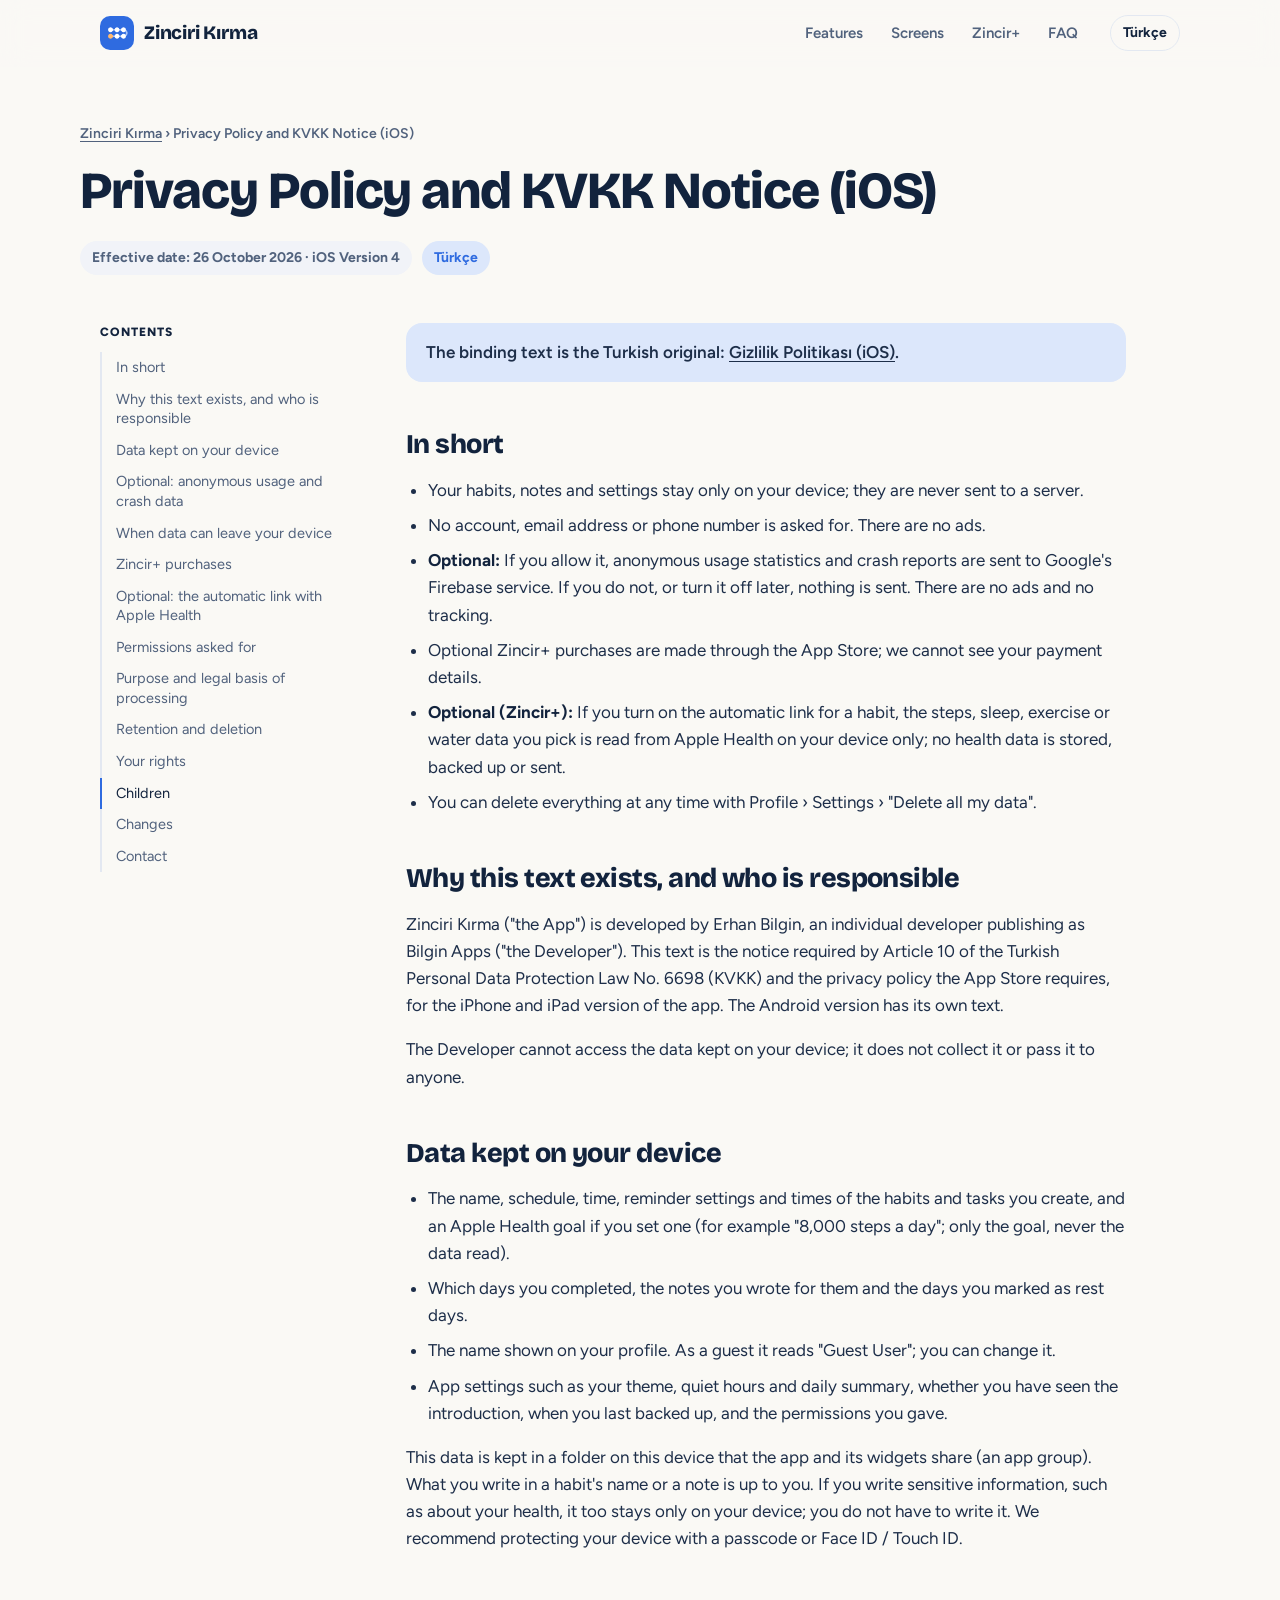
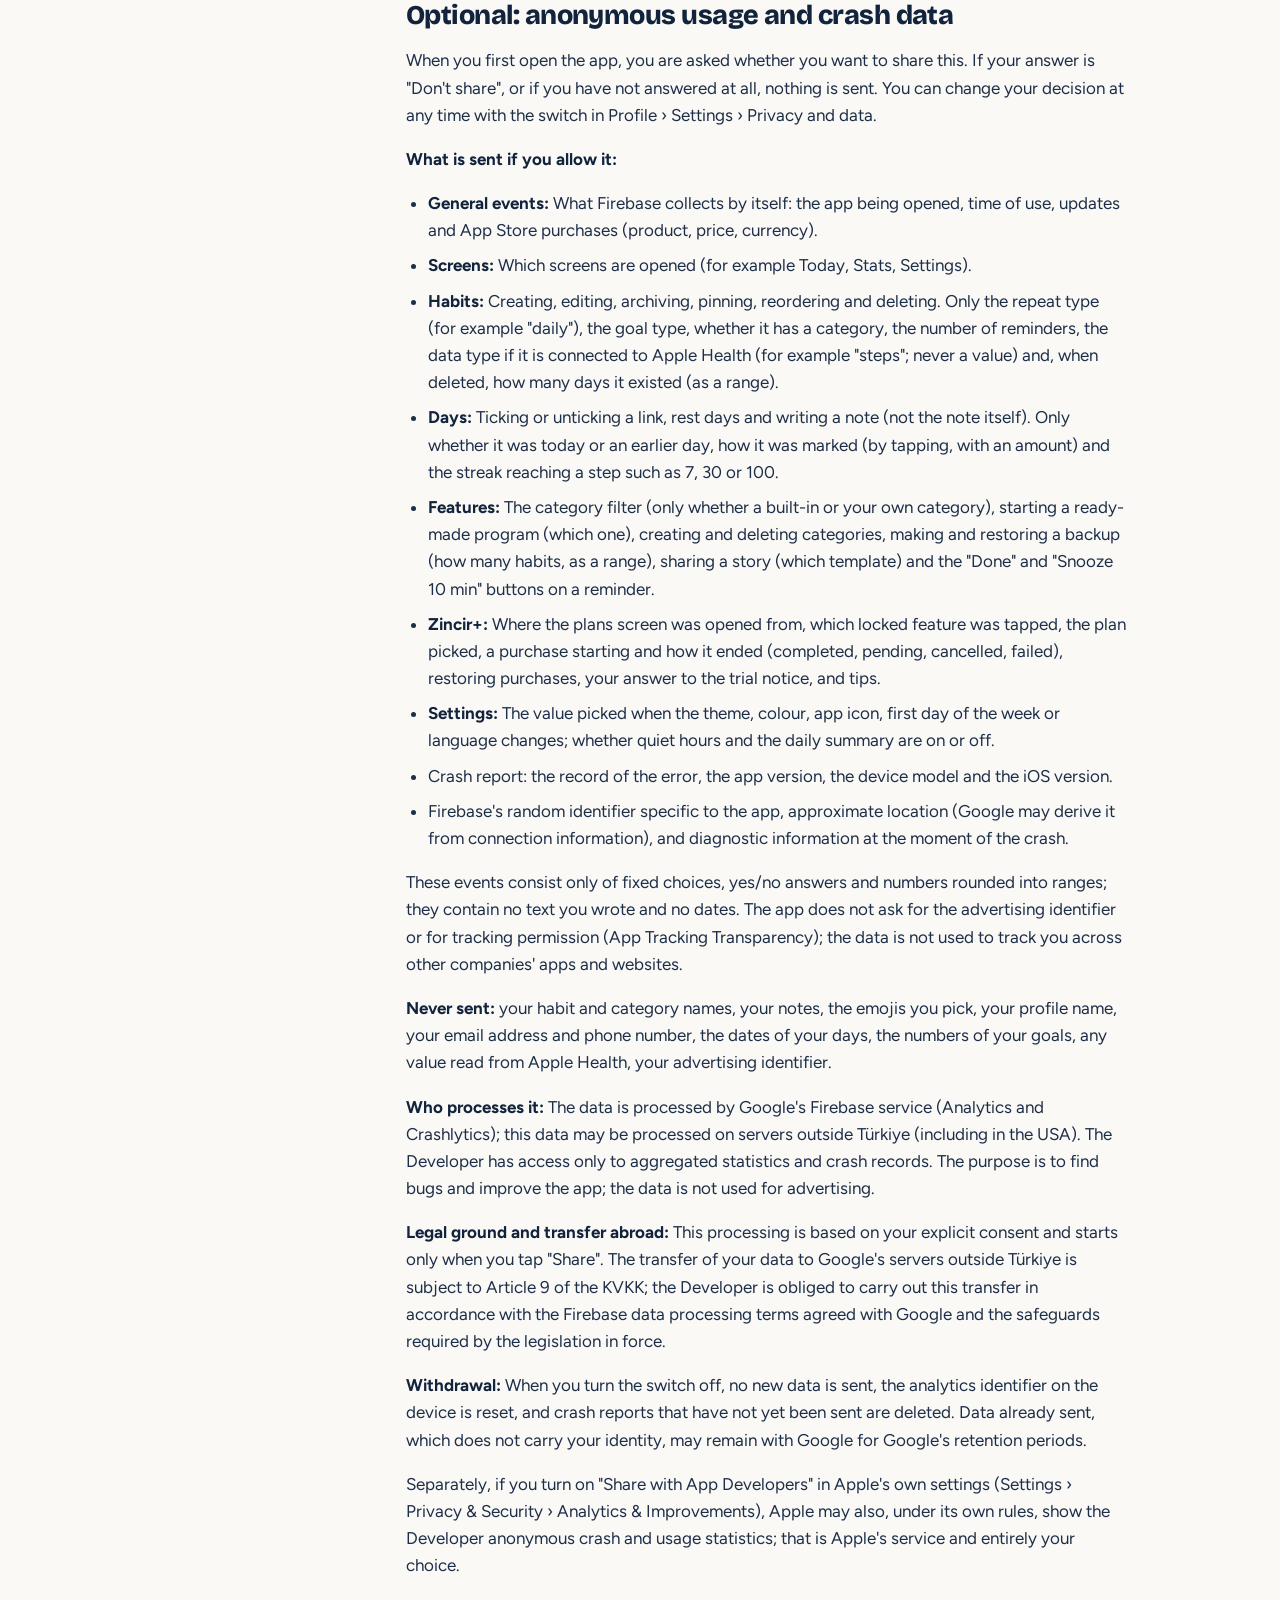
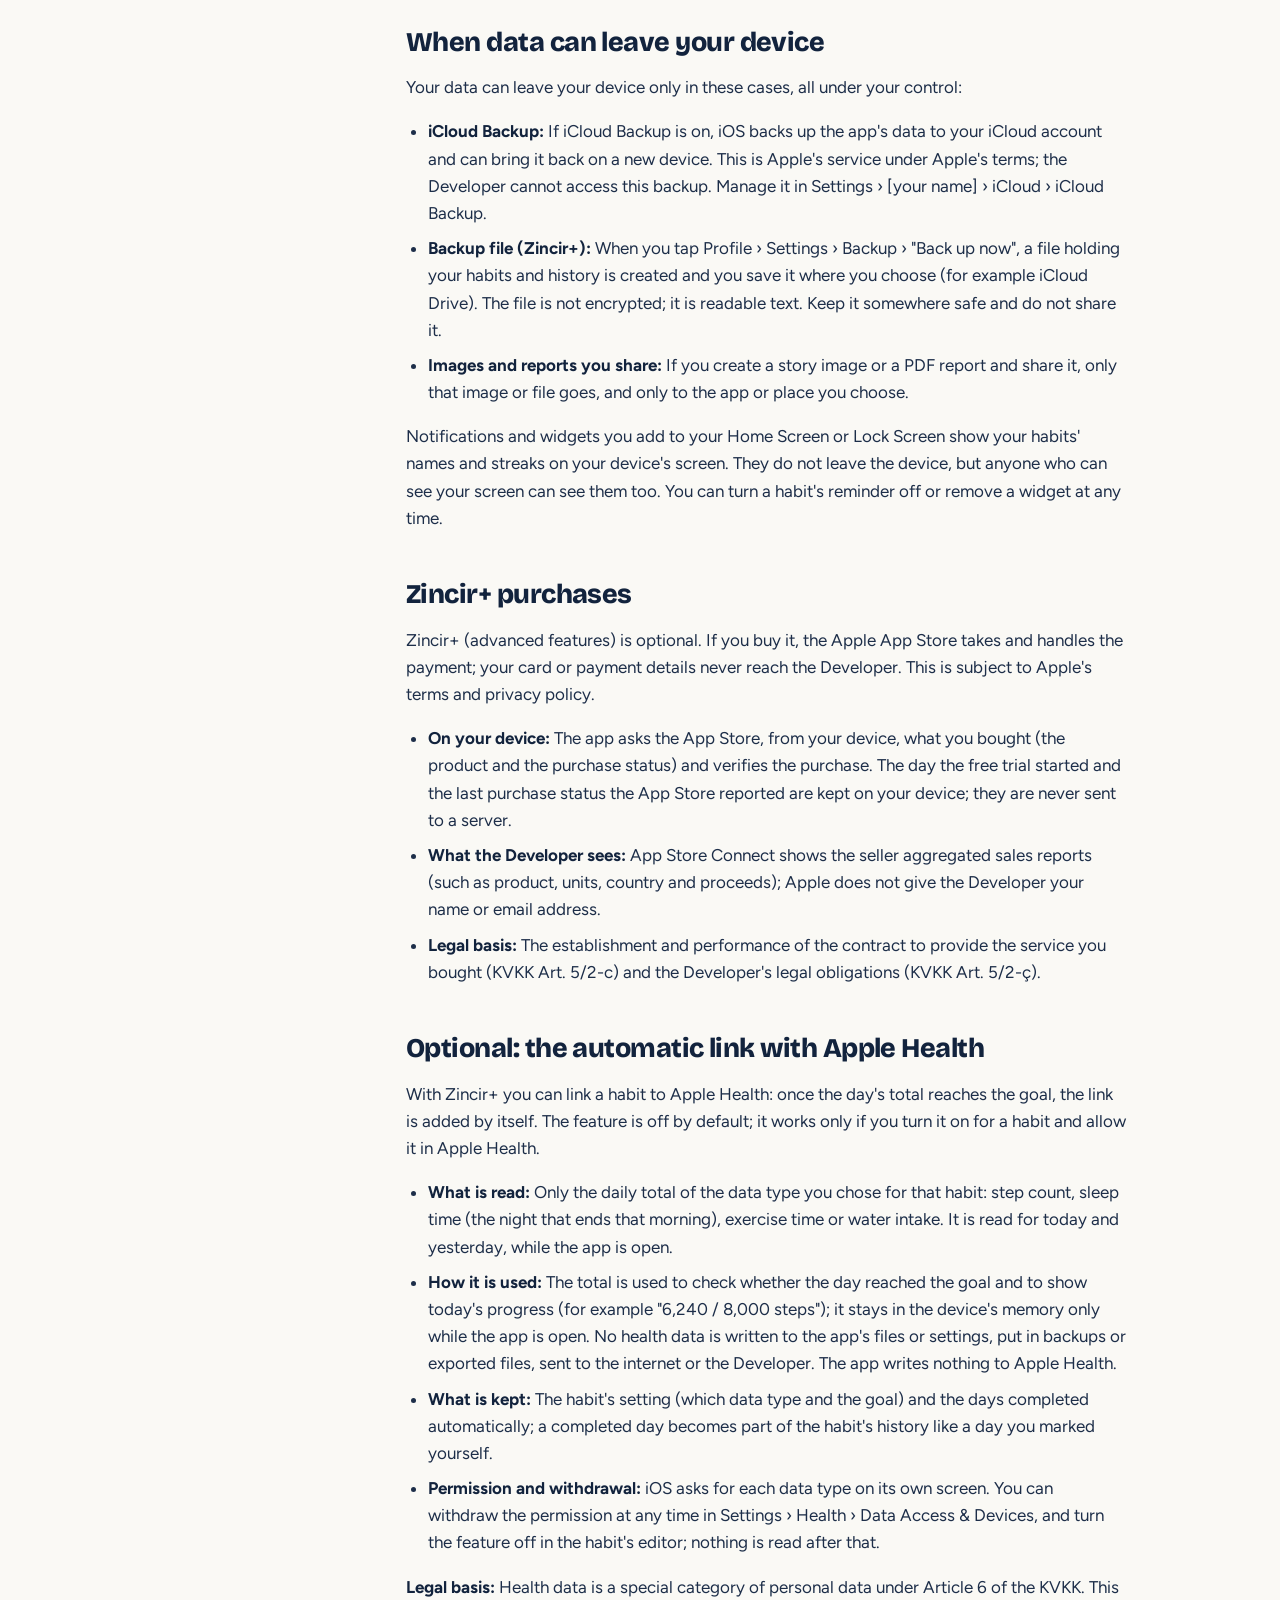
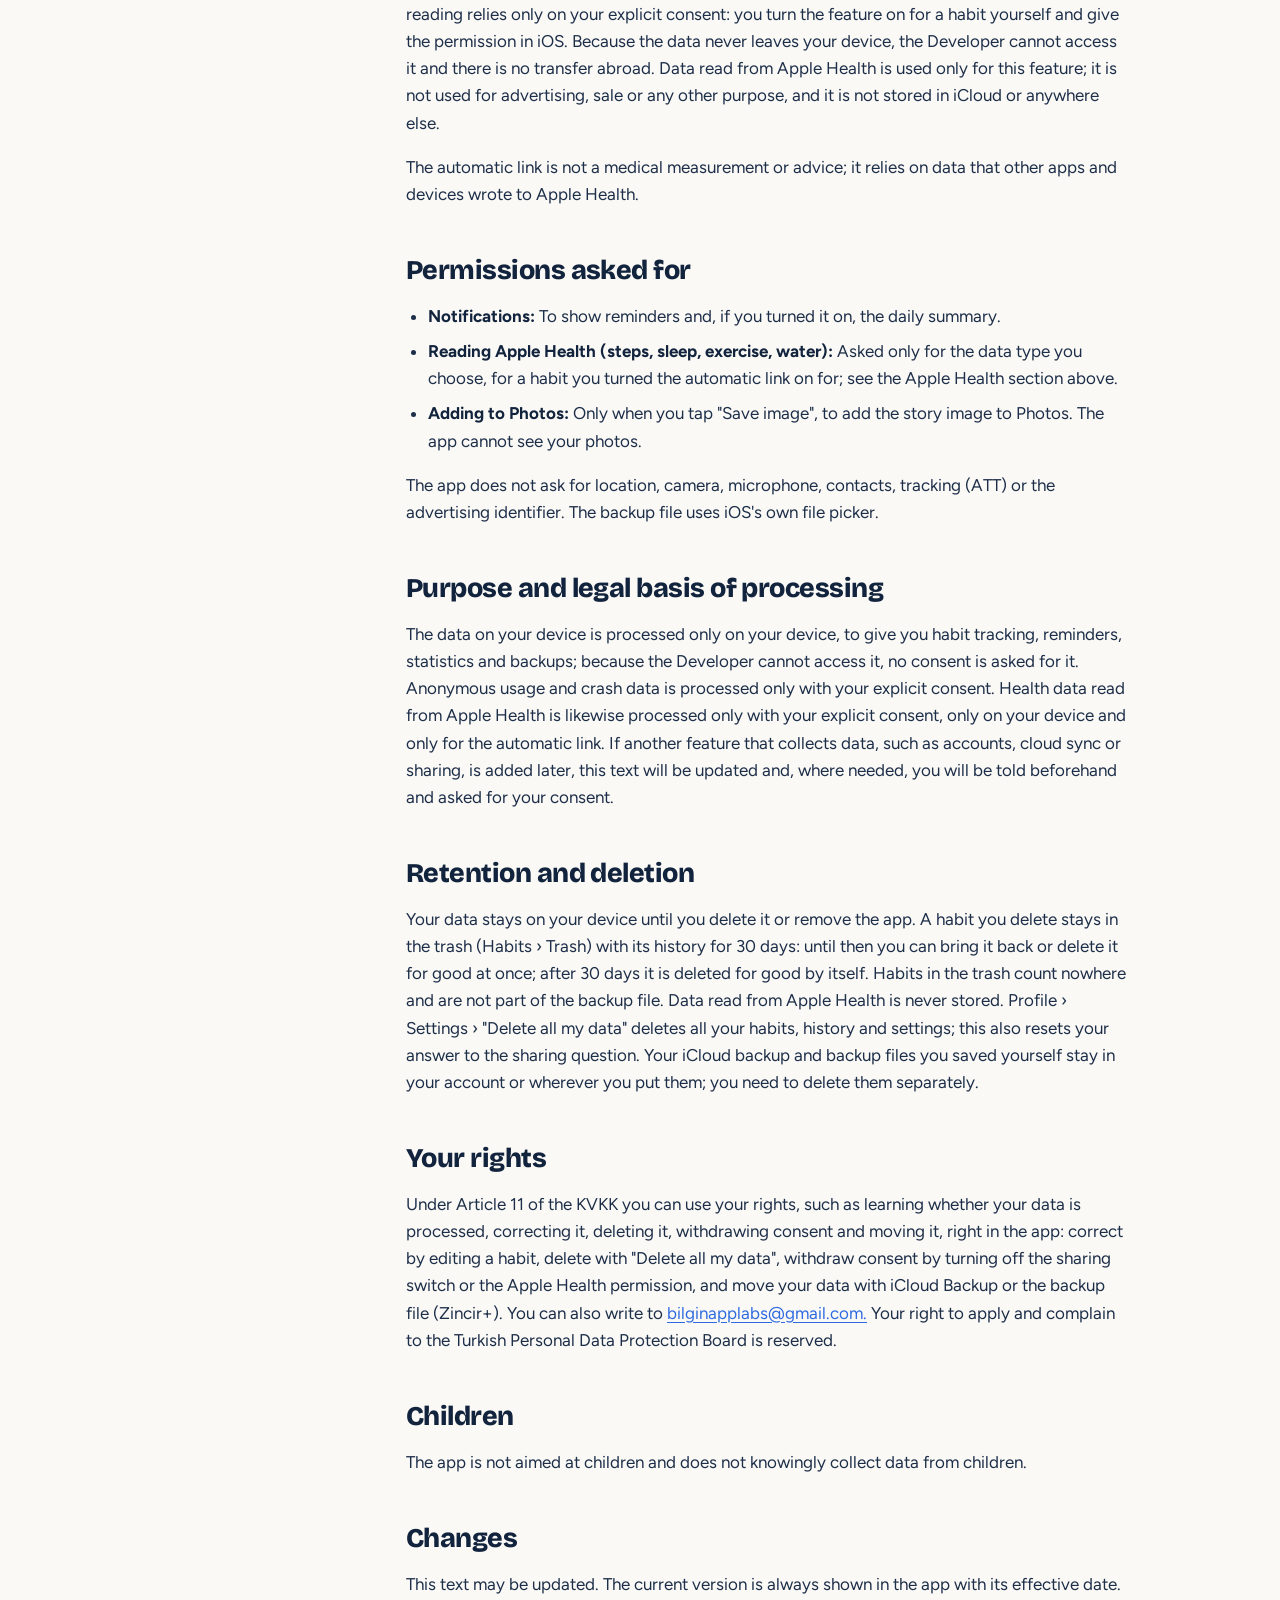
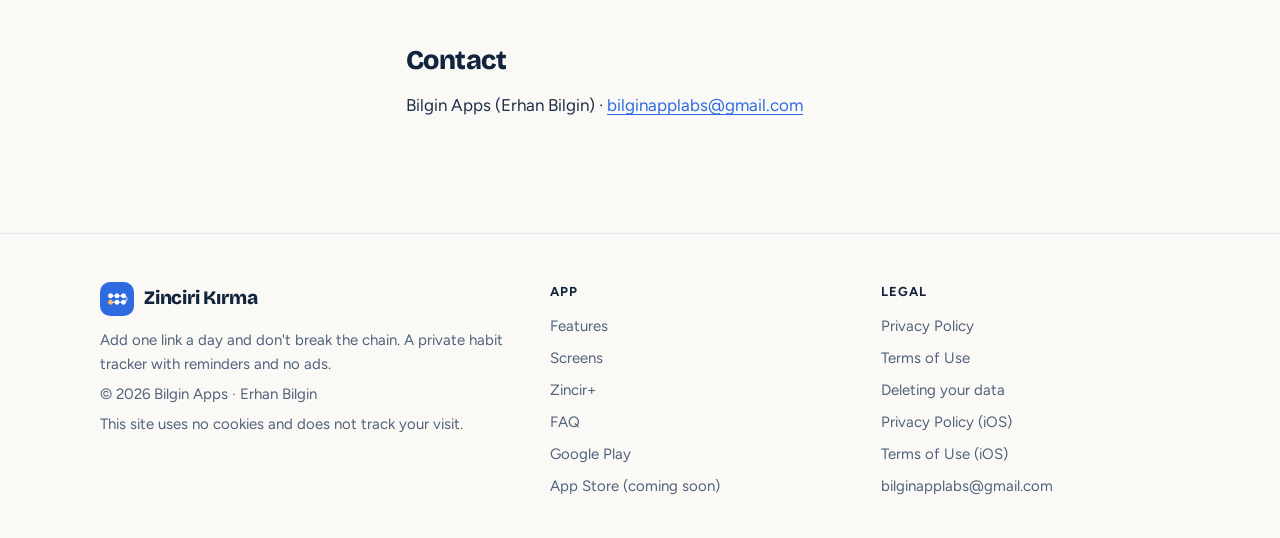
<file: en/ios/privacy/index.html>
<!doctype html>
<html lang="en">
<head>
  <meta charset="utf-8">
  <meta name="viewport" content="width=device-width, initial-scale=1">
  <title>Privacy Policy and KVKK Notice (iOS) · Zinciri Kırma</title>
  <meta name="description" content="Privacy Policy and KVKK Notice (iOS): Zinciri Kırma, Bilgin Apps.">
  <meta name="theme-color" content="#2f6be0">
  <link rel="canonical" href="https://bilginapplabs.github.io/zinciri-kirma.github.io/en/ios/privacy/">
  <link rel="alternate" hreflang="tr" href="https://bilginapplabs.github.io/zinciri-kirma.github.io/ios/gizlilik/">
  <link rel="alternate" hreflang="en" href="https://bilginapplabs.github.io/zinciri-kirma.github.io/en/ios/privacy/">
  <link rel="alternate" hreflang="x-default" href="https://bilginapplabs.github.io/zinciri-kirma.github.io/ios/gizlilik/">
  <meta property="og:type" content="website">
  <meta property="og:site_name" content="Zinciri Kırma">
  <meta property="og:title" content="Privacy Policy and KVKK Notice (iOS) · Zinciri Kırma">
  <meta property="og:description" content="Privacy Policy and KVKK Notice (iOS): Zinciri Kırma, Bilgin Apps.">
  <meta property="og:url" content="https://bilginapplabs.github.io/zinciri-kirma.github.io/en/ios/privacy/">
  <meta property="og:image" content="https://bilginapplabs.github.io/zinciri-kirma.github.io/assets/og-en.png">
  <meta property="og:locale" content="en_US">
  <meta name="twitter:card" content="summary_large_image">
  <link rel="icon" type="image/png" href="../../../assets/icon-512.png">
  <link rel="apple-touch-icon" href="../../../assets/icon-512.png">
  <link rel="preload" href="../../../assets/fonts/bricolage_grotesque.ttf" as="font" type="font/ttf" crossorigin>
  <link rel="stylesheet" href="../../../assets/site.css?v=2ab52135">
</head>
<body>
<a class="skip" href="#main">Skip to content</a>
<header class="top">
  <div class="wrap">
    <a class="brand" href="../../../en/"><img src="../../../assets/icon-512.png" alt="" width="34" height="34">Zinciri Kırma</a>
    <nav class="nav" aria-label="Sections"><a href="../../../en/#features">Features</a><a href="../../../en/#screens">Screens</a><a href="../../../en/#plus">Zincir+</a><a href="../../../en/#faq">FAQ</a></nav>
    <a class="lang" href="../../../ios/gizlilik/" hreflang="tr" lang="tr">Türkçe</a>
  </div>
</header>
<main id="main">
<div class="wrap doc-head">
  <div class="crumbs"><a href="../../../en/">Zinciri Kırma</a> › Privacy Policy and KVKK Notice (iOS)</div>
  <h1>Privacy Policy and KVKK Notice (iOS)</h1>
  <div class="doc-meta"><span class="pill">Effective date: 26 October 2026 · iOS Version 4</span><a class="pill" href="../../../ios/gizlilik/" hreflang="tr">Türkçe</a></div>
</div>
<div class="wrap doc">
  <nav class="toc" aria-label="Contents"><p>Contents</p><ol><li><a href="#in-short">In short</a></li><li><a href="#why-this-text-exists-and-who-is-responsible">Why this text exists, and who is responsible</a></li><li><a href="#data-kept-on-your-device">Data kept on your device</a></li><li><a href="#optional-anonymous-usage-and-crash-data">Optional: anonymous usage and crash data</a></li><li><a href="#when-data-can-leave-your-device">When data can leave your device</a></li><li><a href="#zincir-purchases">Zincir+ purchases</a></li><li><a href="#optional-the-automatic-link-with-apple-health">Optional: the automatic link with Apple Health</a></li><li><a href="#permissions-asked-for">Permissions asked for</a></li><li><a href="#purpose-and-legal-basis-of-processing">Purpose and legal basis of processing</a></li><li><a href="#retention-and-deletion">Retention and deletion</a></li><li><a href="#your-rights">Your rights</a></li><li><a href="#children">Children</a></li><li><a href="#changes">Changes</a></li><li><a href="#contact">Contact</a></li></ol></nav>
  <article class="prose"><p class="note">The binding text is the Turkish original: <a href="../../../ios/gizlilik/">Gizlilik Politikası (iOS)</a>.</p><h2 id="in-short">In short</h2><ul><li>Your habits, notes and settings stay only on your device; they are never sent to a server.</li><li>No account, email address or phone number is asked for. There are no ads.</li><li><strong>Optional:</strong> If you allow it, anonymous usage statistics and crash reports are sent to Google's Firebase service. If you do not, or turn it off later, nothing is sent. There are no ads and no tracking.</li><li>Optional Zincir+ purchases are made through the App Store; we cannot see your payment details.</li><li><strong>Optional (Zincir+):</strong> If you turn on the automatic link for a habit, the steps, sleep, exercise or water data you pick is read from Apple Health on your device only; no health data is stored, backed up or sent.</li><li>You can delete everything at any time with Profile › Settings › "Delete all my data".</li></ul><h2 id="why-this-text-exists-and-who-is-responsible">Why this text exists, and who is responsible</h2><p>Zinciri Kırma ("the App") is developed by Erhan Bilgin, an individual developer publishing as Bilgin Apps ("the Developer"). This text is the notice required by Article 10 of the Turkish Personal Data Protection Law No. 6698 (KVKK) and the privacy policy the App Store requires, for the iPhone and iPad version of the app. The Android version has its own text.</p><p>The Developer cannot access the data kept on your device; it does not collect it or pass it to anyone.</p><h2 id="data-kept-on-your-device">Data kept on your device</h2><ul><li>The name, schedule, time, reminder settings and times of the habits and tasks you create, and an Apple Health goal if you set one (for example "8,000 steps a day"; only the goal, never the data read).</li><li>Which days you completed, the notes you wrote for them and the days you marked as rest days.</li><li>The name shown on your profile. As a guest it reads "Guest User"; you can change it.</li><li>App settings such as your theme, quiet hours and daily summary, whether you have seen the introduction, when you last backed up, and the permissions you gave.</li></ul><p>This data is kept in a folder on this device that the app and its widgets share (an app group). What you write in a habit's name or a note is up to you. If you write sensitive information, such as about your health, it too stays only on your device; you do not have to write it. We recommend protecting your device with a passcode or Face ID / Touch ID.</p><h2 id="optional-anonymous-usage-and-crash-data">Optional: anonymous usage and crash data</h2><p>When you first open the app, you are asked whether you want to share this. If your answer is "Don't share", or if you have not answered at all, nothing is sent. You can change your decision at any time with the switch in Profile › Settings › Privacy and data.</p><p><strong>What is sent if you allow it:</strong></p><ul><li><strong>General events:</strong> What Firebase collects by itself: the app being opened, time of use, updates and App Store purchases (product, price, currency).</li><li><strong>Screens:</strong> Which screens are opened (for example Today, Stats, Settings).</li><li><strong>Habits:</strong> Creating, editing, archiving, pinning, reordering and deleting. Only the repeat type (for example "daily"), the goal type, whether it has a category, the number of reminders, the data type if it is connected to Apple Health (for example "steps"; never a value) and, when deleted, how many days it existed (as a range).</li><li><strong>Days:</strong> Ticking or unticking a link, rest days and writing a note (not the note itself). Only whether it was today or an earlier day, how it was marked (by tapping, with an amount) and the streak reaching a step such as 7, 30 or 100.</li><li><strong>Features:</strong> The category filter (only whether a built-in or your own category), starting a ready-made program (which one), creating and deleting categories, making and restoring a backup (how many habits, as a range), sharing a story (which template) and the "Done" and "Snooze 10 min" buttons on a reminder.</li><li><strong>Zincir+:</strong> Where the plans screen was opened from, which locked feature was tapped, the plan picked, a purchase starting and how it ended (completed, pending, cancelled, failed), restoring purchases, your answer to the trial notice, and tips.</li><li><strong>Settings:</strong> The value picked when the theme, colour, app icon, first day of the week or language changes; whether quiet hours and the daily summary are on or off.</li><li>Crash report: the record of the error, the app version, the device model and the iOS version.</li><li>Firebase's random identifier specific to the app, approximate location (Google may derive it from connection information), and diagnostic information at the moment of the crash.</li></ul><p>These events consist only of fixed choices, yes/no answers and numbers rounded into ranges; they contain no text you wrote and no dates. The app does not ask for the advertising identifier or for tracking permission (App Tracking Transparency); the data is not used to track you across other companies' apps and websites.</p><p><strong>Never sent:</strong> your habit and category names, your notes, the emojis you pick, your profile name, your email address and phone number, the dates of your days, the numbers of your goals, any value read from Apple Health, your advertising identifier.</p><p><strong>Who processes it:</strong> The data is processed by Google's Firebase service (Analytics and Crashlytics); this data may be processed on servers outside Türkiye (including in the USA). The Developer has access only to aggregated statistics and crash records. The purpose is to find bugs and improve the app; the data is not used for advertising.</p><p><strong>Legal ground and transfer abroad:</strong> This processing is based on your explicit consent and starts only when you tap "Share". The transfer of your data to Google's servers outside Türkiye is subject to Article 9 of the KVKK; the Developer is obliged to carry out this transfer in accordance with the Firebase data processing terms agreed with Google and the safeguards required by the legislation in force.</p><p><strong>Withdrawal:</strong> When you turn the switch off, no new data is sent, the analytics identifier on the device is reset, and crash reports that have not yet been sent are deleted. Data already sent, which does not carry your identity, may remain with Google for Google's retention periods.</p><p>Separately, if you turn on "Share with App Developers" in Apple's own settings (Settings › Privacy &amp; Security › Analytics &amp; Improvements), Apple may also, under its own rules, show the Developer anonymous crash and usage statistics; that is Apple's service and entirely your choice.</p><h2 id="when-data-can-leave-your-device">When data can leave your device</h2><p>Your data can leave your device only in these cases, all under your control:</p><ul><li><strong>iCloud Backup:</strong> If iCloud Backup is on, iOS backs up the app's data to your iCloud account and can bring it back on a new device. This is Apple's service under Apple's terms; the Developer cannot access this backup. Manage it in Settings › [your name] › iCloud › iCloud Backup.</li><li><strong>Backup file (Zincir+):</strong> When you tap Profile › Settings › Backup › "Back up now", a file holding your habits and history is created and you save it where you choose (for example iCloud Drive). The file is not encrypted; it is readable text. Keep it somewhere safe and do not share it.</li><li><strong>Images and reports you share:</strong> If you create a story image or a PDF report and share it, only that image or file goes, and only to the app or place you choose.</li></ul><p>Notifications and widgets you add to your Home Screen or Lock Screen show your habits' names and streaks on your device's screen. They do not leave the device, but anyone who can see your screen can see them too. You can turn a habit's reminder off or remove a widget at any time.</p><h2 id="zincir-purchases">Zincir+ purchases</h2><p>Zincir+ (advanced features) is optional. If you buy it, the Apple App Store takes and handles the payment; your card or payment details never reach the Developer. This is subject to Apple's terms and privacy policy.</p><ul><li><strong>On your device:</strong> The app asks the App Store, from your device, what you bought (the product and the purchase status) and verifies the purchase. The day the free trial started and the last purchase status the App Store reported are kept on your device; they are never sent to a server.</li><li><strong>What the Developer sees:</strong> App Store Connect shows the seller aggregated sales reports (such as product, units, country and proceeds); Apple does not give the Developer your name or email address.</li><li><strong>Legal basis:</strong> The establishment and performance of the contract to provide the service you bought (KVKK Art. 5/2-c) and the Developer's legal obligations (KVKK Art. 5/2-ç).</li></ul><h2 id="optional-the-automatic-link-with-apple-health">Optional: the automatic link with Apple Health</h2><p>With Zincir+ you can link a habit to Apple Health: once the day's total reaches the goal, the link is added by itself. The feature is off by default; it works only if you turn it on for a habit and allow it in Apple Health.</p><ul><li><strong>What is read:</strong> Only the daily total of the data type you chose for that habit: step count, sleep time (the night that ends that morning), exercise time or water intake. It is read for today and yesterday, while the app is open.</li><li><strong>How it is used:</strong> The total is used to check whether the day reached the goal and to show today's progress (for example "6,240 / 8,000 steps"); it stays in the device's memory only while the app is open. No health data is written to the app's files or settings, put in backups or exported files, sent to the internet or the Developer. The app writes nothing to Apple Health.</li><li><strong>What is kept:</strong> The habit's setting (which data type and the goal) and the days completed automatically; a completed day becomes part of the habit's history like a day you marked yourself.</li><li><strong>Permission and withdrawal:</strong> iOS asks for each data type on its own screen. You can withdraw the permission at any time in Settings › Health › Data Access &amp; Devices, and turn the feature off in the habit's editor; nothing is read after that.</li></ul><p><strong>Legal basis:</strong> Health data is a special category of personal data under Article 6 of the KVKK. This reading relies only on your explicit consent: you turn the feature on for a habit yourself and give the permission in iOS. Because the data never leaves your device, the Developer cannot access it and there is no transfer abroad. Data read from Apple Health is used only for this feature; it is not used for advertising, sale or any other purpose, and it is not stored in iCloud or anywhere else.</p><p>The automatic link is not a medical measurement or advice; it relies on data that other apps and devices wrote to Apple Health.</p><h2 id="permissions-asked-for">Permissions asked for</h2><ul><li><strong>Notifications:</strong> To show reminders and, if you turned it on, the daily summary.</li><li><strong>Reading Apple Health (steps, sleep, exercise, water):</strong> Asked only for the data type you choose, for a habit you turned the automatic link on for; see the Apple Health section above.</li><li><strong>Adding to Photos:</strong> Only when you tap "Save image", to add the story image to Photos. The app cannot see your photos.</li></ul><p>The app does not ask for location, camera, microphone, contacts, tracking (ATT) or the advertising identifier. The backup file uses iOS's own file picker.</p><h2 id="purpose-and-legal-basis-of-processing">Purpose and legal basis of processing</h2><p>The data on your device is processed only on your device, to give you habit tracking, reminders, statistics and backups; because the Developer cannot access it, no consent is asked for it. Anonymous usage and crash data is processed only with your explicit consent. Health data read from Apple Health is likewise processed only with your explicit consent, only on your device and only for the automatic link. If another feature that collects data, such as accounts, cloud sync or sharing, is added later, this text will be updated and, where needed, you will be told beforehand and asked for your consent.</p><h2 id="retention-and-deletion">Retention and deletion</h2><p>Your data stays on your device until you delete it or remove the app. A habit you delete stays in the trash (Habits › Trash) with its history for 30 days: until then you can bring it back or delete it for good at once; after 30 days it is deleted for good by itself. Habits in the trash count nowhere and are not part of the backup file. Data read from Apple Health is never stored. Profile › Settings › "Delete all my data" deletes all your habits, history and settings; this also resets your answer to the sharing question. Your iCloud backup and backup files you saved yourself stay in your account or wherever you put them; you need to delete them separately.</p><h2 id="your-rights">Your rights</h2><p>Under Article 11 of the KVKK you can use your rights, such as learning whether your data is processed, correcting it, deleting it, withdrawing consent and moving it, right in the app: correct by editing a habit, delete with "Delete all my data", withdraw consent by turning off the sharing switch or the Apple Health permission, and move your data with iCloud Backup or the backup file (Zincir+). You can also write to <a href="mailto:bilginapplabs@gmail.com.">bilginapplabs@gmail.com.</a> Your right to apply and complain to the Turkish Personal Data Protection Board is reserved.</p><h2 id="children">Children</h2><p>The app is not aimed at children and does not knowingly collect data from children.</p><h2 id="changes">Changes</h2><p>This text may be updated. The current version is always shown in the app with its effective date.</p><h2 id="contact">Contact</h2><p>Bilgin Apps (Erhan Bilgin) · <a href="mailto:bilginapplabs@gmail.com">bilginapplabs@gmail.com</a></p></article>
</div>
</main>
<footer>
  <div class="wrap">
    <div class="about">
      <a class="brand" href="../../../en/"><img src="../../../assets/icon-512.png" alt="" width="34" height="34">Zinciri Kırma</a>
      <p>Add one link a day and don't break the chain. A private habit tracker with reminders and no ads.</p>
      <p>© 2026 Bilgin Apps · Erhan Bilgin</p>
      <p>This site uses no cookies and does not track your visit.</p>
    </div>
    <div>
      <h4>App</h4>
      <ul><li><a href="../../../en/#features">Features</a></li><li><a href="../../../en/#screens">Screens</a></li><li><a href="../../../en/#plus">Zincir+</a></li><li><a href="../../../en/#faq">FAQ</a></li><li><a href="https://play.google.com/store/apps/details?id=com.bilginapps.habitchain&hl=en" rel="noopener">Google Play</a></li><li>App Store (coming soon)</li></ul>
    </div>
    <div>
      <h4>Legal</h4>
      <ul>
        <li><a href="../../../en/privacy/">Privacy Policy</a></li>
        <li><a href="../../../en/terms/">Terms of Use</a></li>
        <li><a href="../../../en/delete-data/">Deleting your data</a></li>
        <li><a href="../../../en/ios/privacy/">Privacy Policy (iOS)</a></li>
        <li><a href="../../../en/ios/terms/">Terms of Use (iOS)</a></li>
        <li><a href="mailto:bilginapplabs@gmail.com">bilginapplabs@gmail.com</a></li>
      </ul>
    </div>
  </div>
</footer>
<script src="../../../assets/site.js?v=9dcf2897" defer></script>
</body>
</html>
</file>
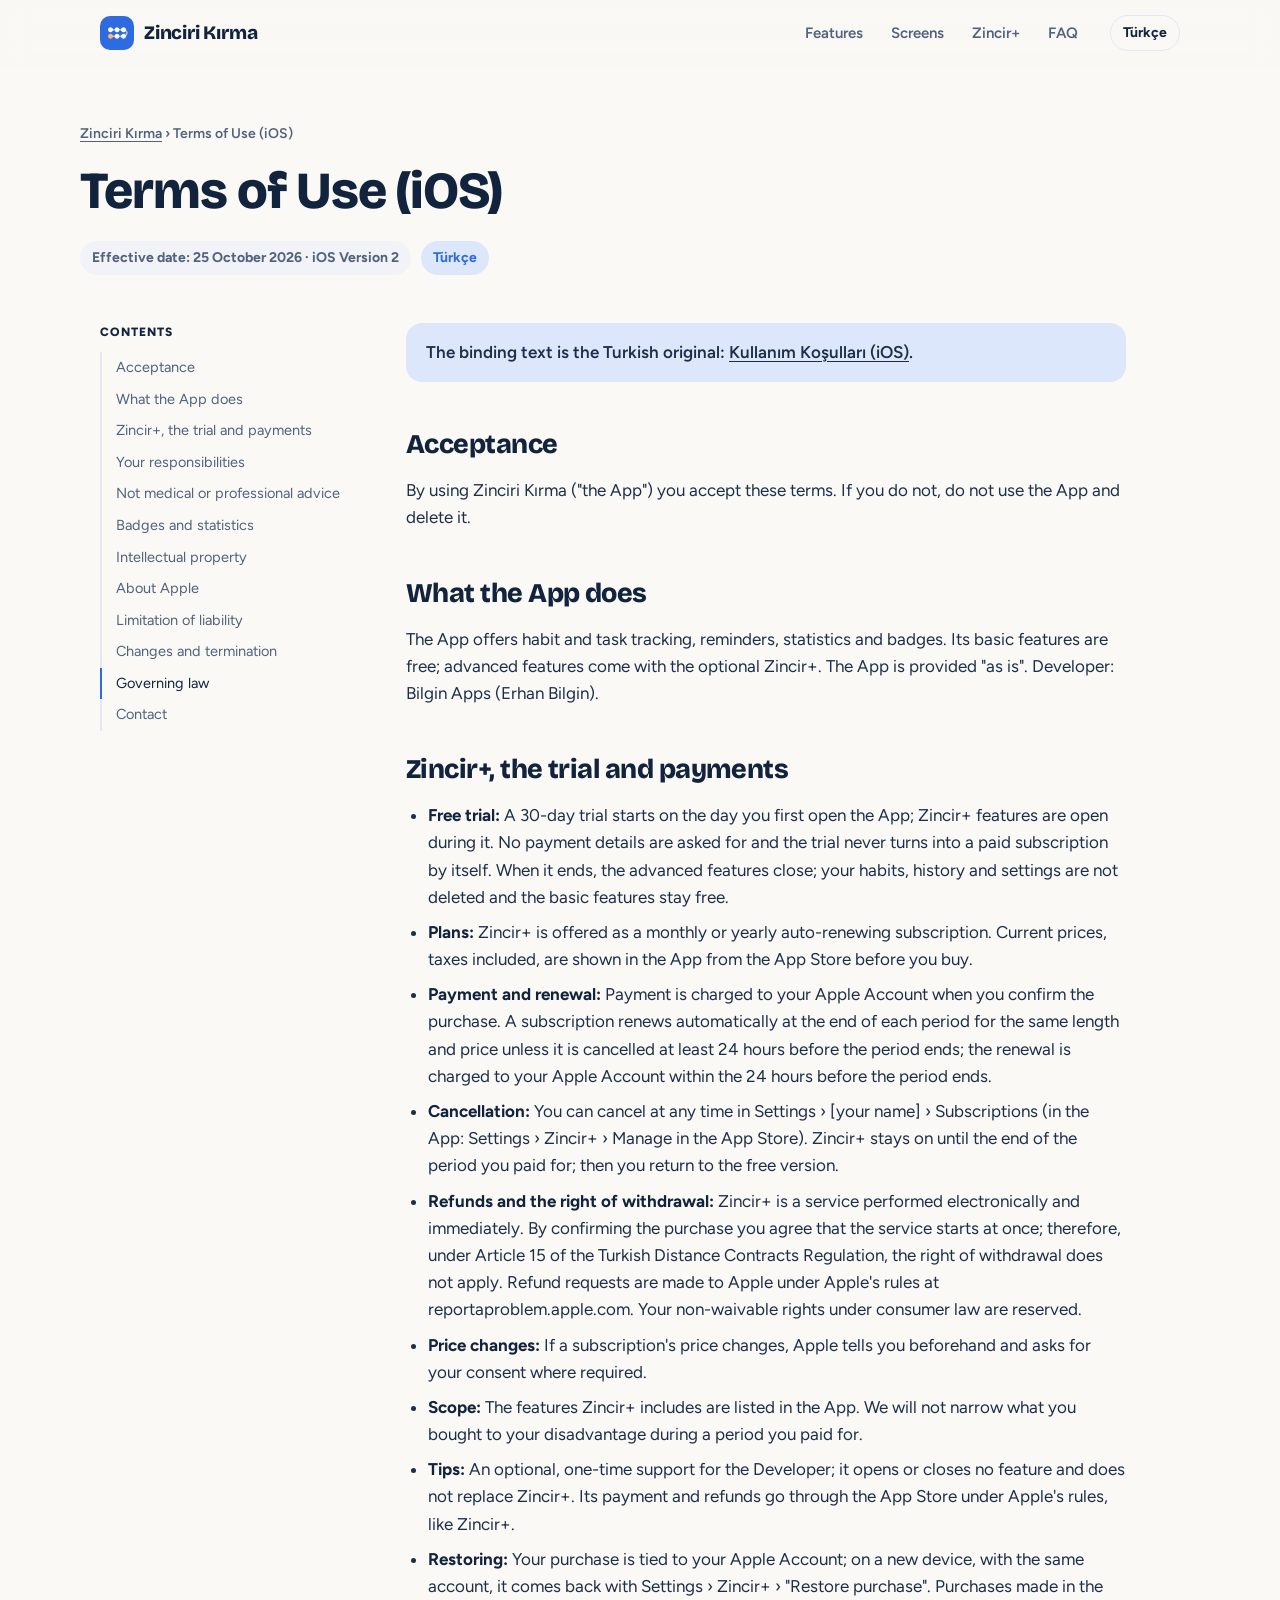
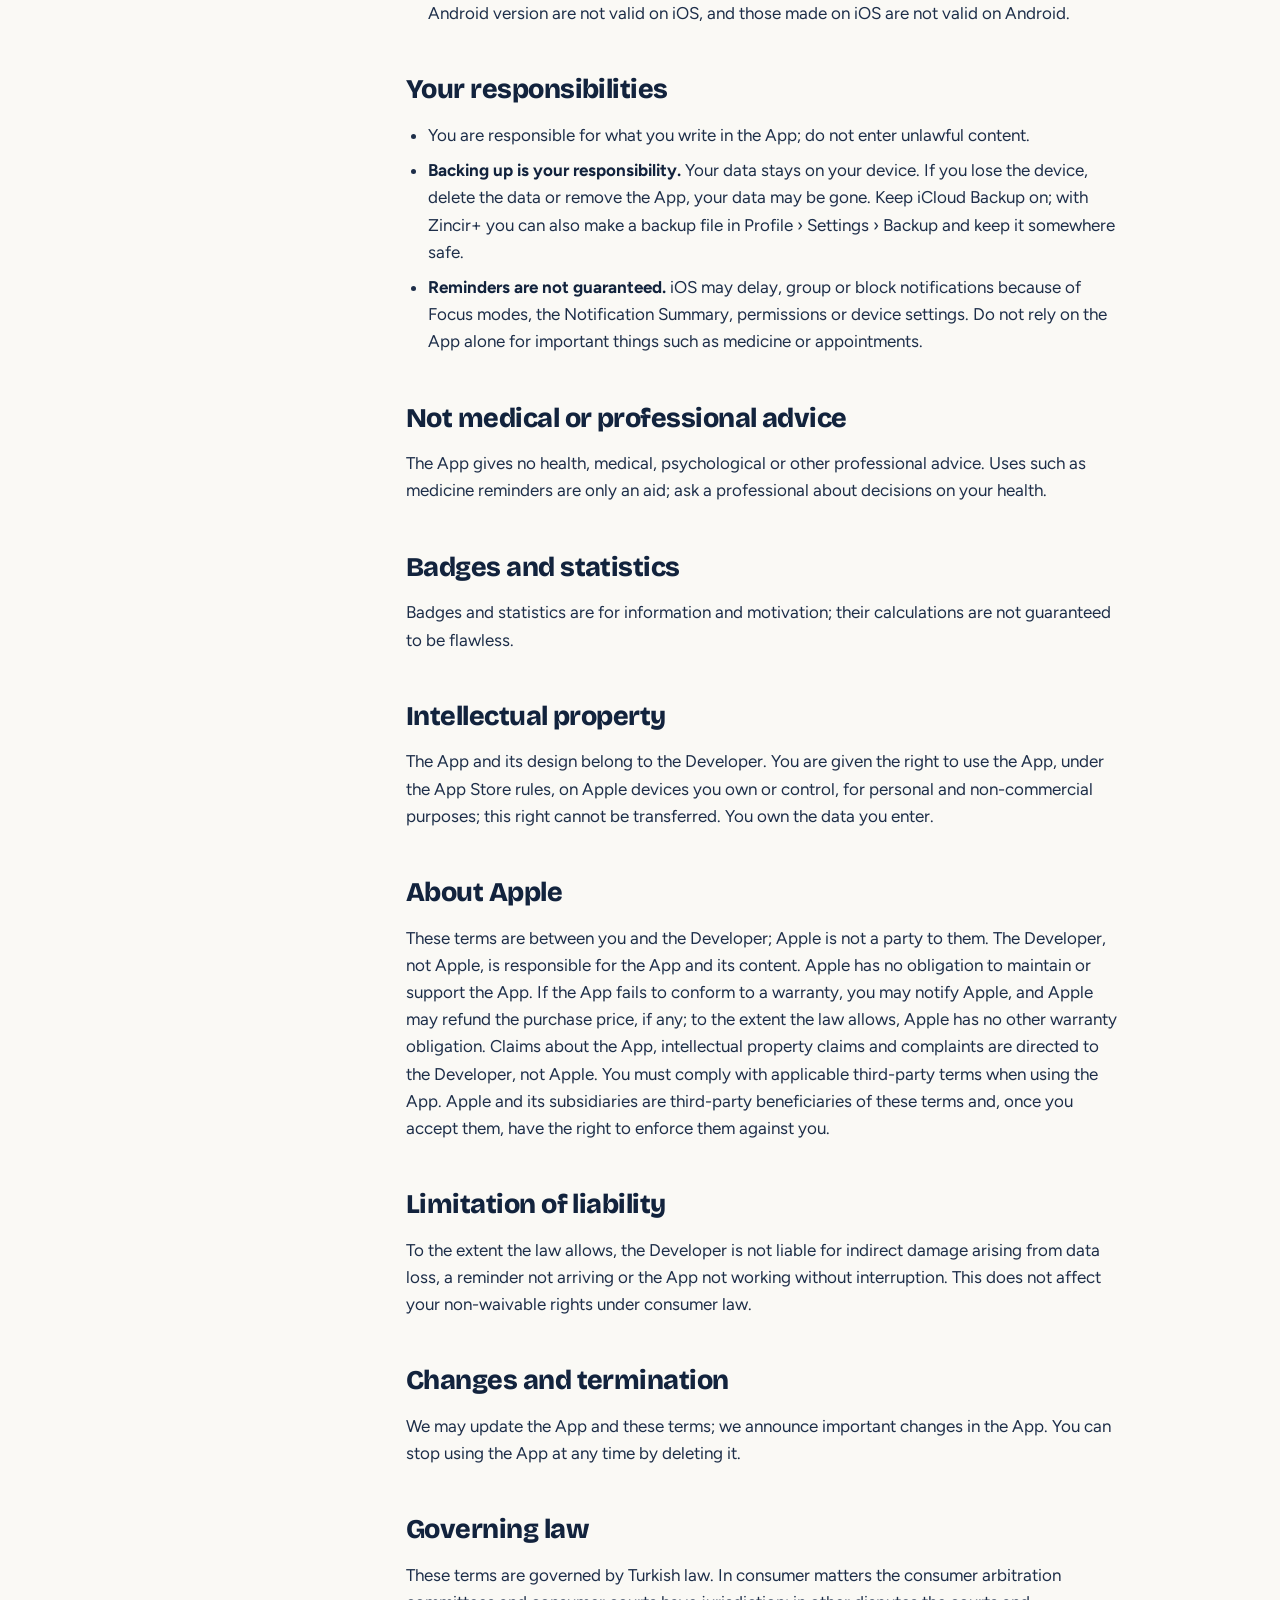
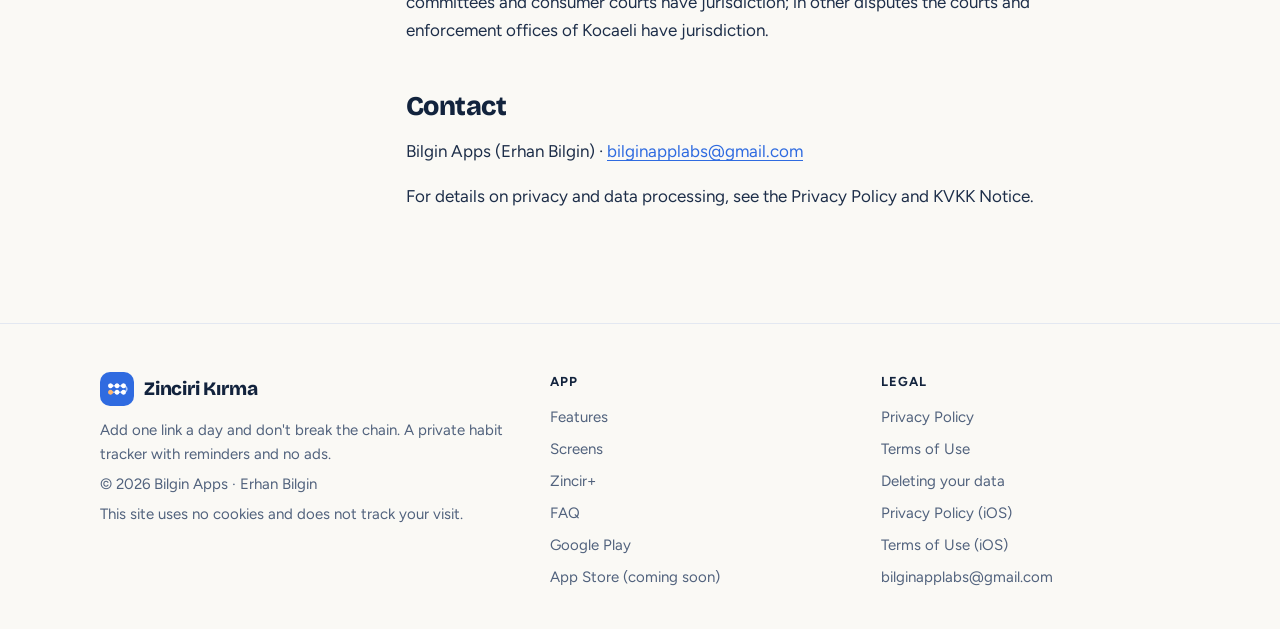
<file: en/ios/terms/index.html>
<!doctype html>
<html lang="en">
<head>
  <meta charset="utf-8">
  <meta name="viewport" content="width=device-width, initial-scale=1">
  <title>Terms of Use (iOS) · Zinciri Kırma</title>
  <meta name="description" content="Terms of Use (iOS): Zinciri Kırma, Bilgin Apps.">
  <meta name="theme-color" content="#2f6be0">
  <link rel="canonical" href="https://bilginapplabs.github.io/zinciri-kirma.github.io/en/ios/terms/">
  <link rel="alternate" hreflang="tr" href="https://bilginapplabs.github.io/zinciri-kirma.github.io/ios/kosullar/">
  <link rel="alternate" hreflang="en" href="https://bilginapplabs.github.io/zinciri-kirma.github.io/en/ios/terms/">
  <link rel="alternate" hreflang="x-default" href="https://bilginapplabs.github.io/zinciri-kirma.github.io/ios/kosullar/">
  <meta property="og:type" content="website">
  <meta property="og:site_name" content="Zinciri Kırma">
  <meta property="og:title" content="Terms of Use (iOS) · Zinciri Kırma">
  <meta property="og:description" content="Terms of Use (iOS): Zinciri Kırma, Bilgin Apps.">
  <meta property="og:url" content="https://bilginapplabs.github.io/zinciri-kirma.github.io/en/ios/terms/">
  <meta property="og:image" content="https://bilginapplabs.github.io/zinciri-kirma.github.io/assets/og-en.png">
  <meta property="og:locale" content="en_US">
  <meta name="twitter:card" content="summary_large_image">
  <link rel="icon" type="image/png" href="../../../assets/icon-512.png">
  <link rel="apple-touch-icon" href="../../../assets/icon-512.png">
  <link rel="preload" href="../../../assets/fonts/bricolage_grotesque.ttf" as="font" type="font/ttf" crossorigin>
  <link rel="stylesheet" href="../../../assets/site.css?v=2ab52135">
</head>
<body>
<a class="skip" href="#main">Skip to content</a>
<header class="top">
  <div class="wrap">
    <a class="brand" href="../../../en/"><img src="../../../assets/icon-512.png" alt="" width="34" height="34">Zinciri Kırma</a>
    <nav class="nav" aria-label="Sections"><a href="../../../en/#features">Features</a><a href="../../../en/#screens">Screens</a><a href="../../../en/#plus">Zincir+</a><a href="../../../en/#faq">FAQ</a></nav>
    <a class="lang" href="../../../ios/kosullar/" hreflang="tr" lang="tr">Türkçe</a>
  </div>
</header>
<main id="main">
<div class="wrap doc-head">
  <div class="crumbs"><a href="../../../en/">Zinciri Kırma</a> › Terms of Use (iOS)</div>
  <h1>Terms of Use (iOS)</h1>
  <div class="doc-meta"><span class="pill">Effective date: 25 October 2026 · iOS Version 2</span><a class="pill" href="../../../ios/kosullar/" hreflang="tr">Türkçe</a></div>
</div>
<div class="wrap doc">
  <nav class="toc" aria-label="Contents"><p>Contents</p><ol><li><a href="#acceptance">Acceptance</a></li><li><a href="#what-the-app-does">What the App does</a></li><li><a href="#zincir-the-trial-and-payments">Zincir+, the trial and payments</a></li><li><a href="#your-responsibilities">Your responsibilities</a></li><li><a href="#not-medical-or-professional-advice">Not medical or professional advice</a></li><li><a href="#badges-and-statistics">Badges and statistics</a></li><li><a href="#intellectual-property">Intellectual property</a></li><li><a href="#about-apple">About Apple</a></li><li><a href="#limitation-of-liability">Limitation of liability</a></li><li><a href="#changes-and-termination">Changes and termination</a></li><li><a href="#governing-law">Governing law</a></li><li><a href="#contact">Contact</a></li></ol></nav>
  <article class="prose"><p class="note">The binding text is the Turkish original: <a href="../../../ios/kosullar/">Kullanım Koşulları (iOS)</a>.</p><h2 id="acceptance">Acceptance</h2><p>By using Zinciri Kırma ("the App") you accept these terms. If you do not, do not use the App and delete it.</p><h2 id="what-the-app-does">What the App does</h2><p>The App offers habit and task tracking, reminders, statistics and badges. Its basic features are free; advanced features come with the optional Zincir+. The App is provided "as is". Developer: Bilgin Apps (Erhan Bilgin).</p><h2 id="zincir-the-trial-and-payments">Zincir+, the trial and payments</h2><ul><li><strong>Free trial:</strong> A 30-day trial starts on the day you first open the App; Zincir+ features are open during it. No payment details are asked for and the trial never turns into a paid subscription by itself. When it ends, the advanced features close; your habits, history and settings are not deleted and the basic features stay free.</li><li><strong>Plans:</strong> Zincir+ is offered as a monthly or yearly auto-renewing subscription. Current prices, taxes included, are shown in the App from the App Store before you buy.</li><li><strong>Payment and renewal:</strong> Payment is charged to your Apple Account when you confirm the purchase. A subscription renews automatically at the end of each period for the same length and price unless it is cancelled at least 24 hours before the period ends; the renewal is charged to your Apple Account within the 24 hours before the period ends.</li><li><strong>Cancellation:</strong> You can cancel at any time in Settings › [your name] › Subscriptions (in the App: Settings › Zincir+ › Manage in the App Store). Zincir+ stays on until the end of the period you paid for; then you return to the free version.</li><li><strong>Refunds and the right of withdrawal:</strong> Zincir+ is a service performed electronically and immediately. By confirming the purchase you agree that the service starts at once; therefore, under Article 15 of the Turkish Distance Contracts Regulation, the right of withdrawal does not apply. Refund requests are made to Apple under Apple's rules at reportaproblem.apple.com. Your non-waivable rights under consumer law are reserved.</li><li><strong>Price changes:</strong> If a subscription's price changes, Apple tells you beforehand and asks for your consent where required.</li><li><strong>Scope:</strong> The features Zincir+ includes are listed in the App. We will not narrow what you bought to your disadvantage during a period you paid for.</li><li><strong>Tips:</strong> An optional, one-time support for the Developer; it opens or closes no feature and does not replace Zincir+. Its payment and refunds go through the App Store under Apple's rules, like Zincir+.</li><li><strong>Restoring:</strong> Your purchase is tied to your Apple Account; on a new device, with the same account, it comes back with Settings › Zincir+ › "Restore purchase". Purchases made in the Android version are not valid on iOS, and those made on iOS are not valid on Android.</li></ul><h2 id="your-responsibilities">Your responsibilities</h2><ul><li>You are responsible for what you write in the App; do not enter unlawful content.</li><li><strong>Backing up is your responsibility.</strong> Your data stays on your device. If you lose the device, delete the data or remove the App, your data may be gone. Keep iCloud Backup on; with Zincir+ you can also make a backup file in Profile › Settings › Backup and keep it somewhere safe.</li><li><strong>Reminders are not guaranteed.</strong> iOS may delay, group or block notifications because of Focus modes, the Notification Summary, permissions or device settings. Do not rely on the App alone for important things such as medicine or appointments.</li></ul><h2 id="not-medical-or-professional-advice">Not medical or professional advice</h2><p>The App gives no health, medical, psychological or other professional advice. Uses such as medicine reminders are only an aid; ask a professional about decisions on your health.</p><h2 id="badges-and-statistics">Badges and statistics</h2><p>Badges and statistics are for information and motivation; their calculations are not guaranteed to be flawless.</p><h2 id="intellectual-property">Intellectual property</h2><p>The App and its design belong to the Developer. You are given the right to use the App, under the App Store rules, on Apple devices you own or control, for personal and non-commercial purposes; this right cannot be transferred. You own the data you enter.</p><h2 id="about-apple">About Apple</h2><p>These terms are between you and the Developer; Apple is not a party to them. The Developer, not Apple, is responsible for the App and its content. Apple has no obligation to maintain or support the App. If the App fails to conform to a warranty, you may notify Apple, and Apple may refund the purchase price, if any; to the extent the law allows, Apple has no other warranty obligation. Claims about the App, intellectual property claims and complaints are directed to the Developer, not Apple. You must comply with applicable third-party terms when using the App. Apple and its subsidiaries are third-party beneficiaries of these terms and, once you accept them, have the right to enforce them against you.</p><h2 id="limitation-of-liability">Limitation of liability</h2><p>To the extent the law allows, the Developer is not liable for indirect damage arising from data loss, a reminder not arriving or the App not working without interruption. This does not affect your non-waivable rights under consumer law.</p><h2 id="changes-and-termination">Changes and termination</h2><p>We may update the App and these terms; we announce important changes in the App. You can stop using the App at any time by deleting it.</p><h2 id="governing-law">Governing law</h2><p>These terms are governed by Turkish law. In consumer matters the consumer arbitration committees and consumer courts have jurisdiction; in other disputes the courts and enforcement offices of Kocaeli have jurisdiction.</p><h2 id="contact">Contact</h2><p>Bilgin Apps (Erhan Bilgin) · <a href="mailto:bilginapplabs@gmail.com">bilginapplabs@gmail.com</a></p><p>For details on privacy and data processing, see the Privacy Policy and KVKK Notice.</p></article>
</div>
</main>
<footer>
  <div class="wrap">
    <div class="about">
      <a class="brand" href="../../../en/"><img src="../../../assets/icon-512.png" alt="" width="34" height="34">Zinciri Kırma</a>
      <p>Add one link a day and don't break the chain. A private habit tracker with reminders and no ads.</p>
      <p>© 2026 Bilgin Apps · Erhan Bilgin</p>
      <p>This site uses no cookies and does not track your visit.</p>
    </div>
    <div>
      <h4>App</h4>
      <ul><li><a href="../../../en/#features">Features</a></li><li><a href="../../../en/#screens">Screens</a></li><li><a href="../../../en/#plus">Zincir+</a></li><li><a href="../../../en/#faq">FAQ</a></li><li><a href="https://play.google.com/store/apps/details?id=com.bilginapps.habitchain&hl=en" rel="noopener">Google Play</a></li><li>App Store (coming soon)</li></ul>
    </div>
    <div>
      <h4>Legal</h4>
      <ul>
        <li><a href="../../../en/privacy/">Privacy Policy</a></li>
        <li><a href="../../../en/terms/">Terms of Use</a></li>
        <li><a href="../../../en/delete-data/">Deleting your data</a></li>
        <li><a href="../../../en/ios/privacy/">Privacy Policy (iOS)</a></li>
        <li><a href="../../../en/ios/terms/">Terms of Use (iOS)</a></li>
        <li><a href="mailto:bilginapplabs@gmail.com">bilginapplabs@gmail.com</a></li>
      </ul>
    </div>
  </div>
</footer>
<script src="../../../assets/site.js?v=9dcf2897" defer></script>
</body>
</html>
</file>
<file: assets/site.css>
/* Zinciri Kırma website. Colours follow the app's theme (ui/theme/Theme.kt). */

@font-face {
  font-family: "Bricolage Grotesque";
  src: url("fonts/bricolage_grotesque.ttf") format("truetype");
  font-weight: 200 800;
  font-display: swap;
}
@font-face {
  font-family: "Figtree";
  src: url("fonts/figtree.ttf") format("truetype");
  font-weight: 300 900;
  font-display: swap;
}

:root {
  --blue: #2f6be0;
  --blue-deep: #1f3d6b;
  --brand: #2f6be0;
  --brand-ink: #ffffff;
  --ink: #12233d;
  --muted: #51627d;
  --ground: #faf9f5;
  --surface: #ffffff;
  --sunken: #f1f3f8;
  --line: #e3e8f1;
  --blue-tint: #dce7fb;
  --blue-tint-text: #1d4fb8;
  --spark: #e8833a;
  --spark-text: #b4561a;
  --spark-tint: #fce9da;
  --shadow: 0 1px 2px rgba(18, 35, 61, 0.06), 0 8px 24px rgba(18, 35, 61, 0.06);
  --radius: 22px;
  --display: "Bricolage Grotesque", "Figtree", system-ui, sans-serif;
  --text: "Figtree", system-ui, -apple-system, "Segoe UI", Roboto, sans-serif;
  color-scheme: light;
}

@media (prefers-color-scheme: dark) {
  :root {
    --brand: #6ea1ff;
    --brand-ink: #0b1220;
    --ink: #eef2f8;
    --muted: #a5b1c6;
    --ground: #0b1220;
    --surface: #151e2e;
    --sunken: #1c2739;
    --line: #26324a;
    --blue-tint: #1f3358;
    --blue-tint-text: #a9c4f5;
    --spark-text: #ffc58f;
    --spark-tint: rgba(255, 184, 112, 0.18);
    --shadow: 0 1px 2px rgba(0, 0, 0, 0.3), 0 8px 24px rgba(0, 0, 0, 0.25);
    color-scheme: dark;
  }
}

*,
*::before,
*::after {
  box-sizing: border-box;
}

html {
  scroll-behavior: smooth;
  -webkit-text-size-adjust: 100%;
}

body {
  margin: 0;
  background: var(--ground);
  color: var(--ink);
  font-family: var(--text);
  font-size: 17px;
  line-height: 1.6;
  -webkit-font-smoothing: antialiased;
}

img {
  max-width: 100%;
  display: block;
}

a {
  color: var(--brand);
  text-underline-offset: 3px;
}

h1,
h2,
h3 {
  font-family: var(--display);
  font-weight: 800;
  letter-spacing: -0.02em;
  line-height: 1.1;
  margin: 0;
}

.wrap {
  width: 100%;
  max-width: 1120px;
  margin: 0 auto;
  padding: 0 20px;
}

.skip {
  position: absolute;
  left: -9999px;
}
.skip:focus {
  left: 16px;
  top: 12px;
  z-index: 100;
  background: var(--surface);
  padding: 8px 14px;
  border-radius: 10px;
}

/* ---------- Header ---------- */

.top {
  position: sticky;
  top: 0;
  z-index: 50;
  background: color-mix(in srgb, var(--ground) 86%, transparent);
  backdrop-filter: saturate(1.4) blur(14px);
  -webkit-backdrop-filter: saturate(1.4) blur(14px);
  border-bottom: 1px solid transparent;
  transition: border-color 0.2s;
}
.top.scrolled {
  border-bottom-color: var(--line);
}
.top .wrap {
  display: flex;
  align-items: center;
  gap: 20px;
  height: 66px;
}
.brand {
  display: flex;
  align-items: center;
  gap: 10px;
  color: var(--ink);
  text-decoration: none;
  font-family: var(--display);
  font-weight: 800;
  font-size: 19px;
  letter-spacing: -0.01em;
  white-space: nowrap;
}
.brand img {
  width: 34px;
  height: 34px;
  border-radius: 10px;
}
.nav {
  display: flex;
  gap: 4px;
  margin-left: auto;
}
.nav a {
  color: var(--muted);
  text-decoration: none;
  font-weight: 600;
  font-size: 15px;
  padding: 8px 12px;
  border-radius: 999px;
}
.nav a:hover {
  color: var(--ink);
  background: var(--sunken);
}
.lang {
  font-weight: 700;
  font-size: 14px;
  color: var(--ink);
  text-decoration: none;
  border: 1px solid var(--line);
  padding: 6px 12px;
  border-radius: 999px;
}
.lang:hover {
  background: var(--sunken);
}

/* ---------- Buttons ---------- */

.btn {
  display: inline-flex;
  align-items: center;
  gap: 10px;
  font-weight: 700;
  font-size: 16px;
  text-decoration: none;
  padding: 14px 22px;
  border-radius: 999px;
  transition: transform 0.15s, box-shadow 0.15s;
}
.btn:active {
  transform: scale(0.98);
}
/* Every button's icon keeps its size, whatever the button. */
.btn svg {
  flex: none;
  width: 20px;
  height: 20px;
}
.btn-play {
  background: #ffffff;
  color: #12233d;
  box-shadow: 0 8px 22px rgba(10, 30, 80, 0.25);
}
.btn-play:hover {
  box-shadow: 0 10px 28px rgba(10, 30, 80, 0.35);
}
.btn-play svg {
  width: 22px;
  height: 22px;
}
/* The App Store's place until the iOS app is published: not a link. */
.btn-soon {
  color: #ffffff;
  border: 1.5px dashed rgba(255, 255, 255, 0.6);
  cursor: default;
}
.btn-soon:active {
  transform: none;
}
.btn-soon svg {
  width: 20px;
  height: 20px;
}
.btn-ghost {
  color: #ffffff;
  border: 1.5px solid rgba(255, 255, 255, 0.5);
}
.btn-ghost:hover {
  background: rgba(255, 255, 255, 0.1);
}
.btn-primary {
  background: var(--brand);
  color: var(--brand-ink);
}

/* ---------- Hero ---------- */

.hero {
  background: var(--blue);
  color: #ffffff;
  border-radius: 0 0 36px 36px;
  overflow: hidden;
  position: relative;
}
.hero .wrap {
  display: grid;
  grid-template-columns: 1.1fr 0.9fr;
  gap: 40px;
  align-items: end;
  padding-top: 64px;
}
.hero-copy {
  padding-bottom: 72px;
  align-self: center;
}
.eyebrow {
  display: inline-block;
  font-weight: 700;
  font-size: 14px;
  letter-spacing: 0.04em;
  text-transform: uppercase;
  background: rgba(255, 255, 255, 0.16);
  padding: 6px 12px;
  border-radius: 999px;
  margin-bottom: 22px;
}
.hero h1 {
  font-size: clamp(44px, 6.4vw, 78px);
  letter-spacing: -0.035em;
}
.hero h1 .soft {
  color: #a9c4f5;
}
.hero p.lead {
  font-size: clamp(18px, 2vw, 21px);
  color: rgba(255, 255, 255, 0.88);
  max-width: 30em;
  margin: 22px 0 32px;
}
.cta {
  display: flex;
  flex-wrap: wrap;
  align-items: center;
  gap: 12px;
}
.perks {
  display: flex;
  flex-wrap: wrap;
  gap: 8px 18px;
  margin: 26px 0 0;
  padding: 0;
  list-style: none;
  font-size: 15px;
  font-weight: 600;
  color: rgba(255, 255, 255, 0.85);
}
.perks li::before {
  content: "";
  display: inline-block;
  width: 7px;
  height: 7px;
  border-radius: 50%;
  background: #ffb870;
  margin-right: 8px;
  vertical-align: 2px;
}
/* The store image, cropped below its own headline so the phone rises from the hero's edge. */
.hero-phone {
  aspect-ratio: 1080 / 1500;
  overflow: hidden;
  max-width: 420px;
  justify-self: center;
  width: 100%;
}
.hero-phone img {
  width: 100%;
  height: auto;
  margin-top: -27%;
}

/* ---------- Sections ---------- */

section {
  padding: 96px 0;
}
.kicker {
  font-weight: 800;
  font-size: 13px;
  letter-spacing: 0.08em;
  text-transform: uppercase;
  color: var(--spark-text);
  margin: 0 0 14px;
}
.section-title {
  font-size: clamp(32px, 4.4vw, 50px);
  max-width: 16em;
}
.section-lead {
  color: var(--muted);
  font-size: 19px;
  max-width: 34em;
  margin: 18px 0 0;
}

/* The rule: a week of links with today closing. */
.rule {
  display: grid;
  grid-template-columns: 1fr 1fr;
  gap: 56px;
  align-items: center;
}
.week {
  background: var(--blue);
  color: #ffffff;
  border-radius: 28px;
  padding: 28px 24px 26px;
  box-shadow: var(--shadow);
}
.week-head {
  display: flex;
  justify-content: space-between;
  align-items: center;
  font-family: var(--display);
  font-weight: 800;
  font-size: 22px;
  margin-bottom: 20px;
}
.week-head span {
  font-family: var(--text);
  font-size: 14px;
  font-weight: 700;
  background: rgba(255, 255, 255, 0.16);
  padding: 6px 12px;
  border-radius: 999px;
}
.week svg {
  width: 100%;
  height: auto;
  display: block;
}
.week-note {
  margin: 18px 0 0;
  font-weight: 600;
  font-size: 16px;
  color: rgba(255, 255, 255, 0.9);
}
.week-note b {
  font-family: var(--display);
  font-size: 26px;
  margin-right: 6px;
  vertical-align: -2px;
}
.day-name {
  font: 700 13px var(--text);
  fill: rgba(255, 255, 255, 0.85);
}
.day-name.today {
  fill: #12233d;
}
.day-num {
  font: 800 17px var(--text);
}
.ring {
  stroke-dasharray: 214;
  stroke-dashoffset: 214;
}
.week.play .ring {
  animation: ring 0.6s 0.3s cubic-bezier(0.3, 0, 0.2, 1) forwards;
}
.week.play .today-fill {
  animation: fill 0.35s 0.85s cubic-bezier(0.3, 1.6, 0.5, 1) forwards;
}
.week.play .today-num {
  animation: fade-out 0.15s 0.85s forwards;
}
.week.play .tick {
  animation: tick 0.3s 1.05s ease-out forwards;
}
.week.play .link-new {
  animation: fade-in 0.3s 1.1s forwards;
}
.today-fill {
  transform-origin: center;
  transform-box: fill-box;
  transform: scale(0);
}
.tick {
  stroke-dasharray: 30;
  stroke-dashoffset: 30;
}
.link-new {
  opacity: 0;
}
@keyframes ring {
  to {
    stroke-dashoffset: 0;
  }
}
@keyframes fill {
  to {
    transform: scale(1);
  }
}
@keyframes tick {
  to {
    stroke-dashoffset: 0;
  }
}
@keyframes fade-in {
  to {
    opacity: 1;
  }
}
@keyframes fade-out {
  to {
    opacity: 0;
  }
}

/* Features */
.features {
  display: grid;
  grid-template-columns: repeat(3, 1fr);
  gap: 18px;
  margin-top: 48px;
}
.card {
  background: var(--surface);
  border: 1px solid var(--line);
  border-radius: var(--radius);
  padding: 28px;
}
.card .icon {
  width: 48px;
  height: 48px;
  border-radius: 14px;
  display: grid;
  place-items: center;
  background: var(--blue-tint);
  color: var(--blue-tint-text);
  margin-bottom: 20px;
}
.card .icon.warm {
  background: var(--spark-tint);
  color: var(--spark-text);
}
.card .icon svg {
  width: 26px;
  height: 26px;
}
.card h3 {
  font-size: 24px;
  margin-bottom: 14px;
}
.ticks {
  list-style: none;
  margin: 0;
  padding: 0;
  display: grid;
  gap: 10px;
  color: var(--muted);
  font-size: 16px;
}
.ticks li {
  position: relative;
  padding-left: 28px;
}
.ticks li::before {
  content: "";
  position: absolute;
  left: 0;
  top: 5px;
  width: 16px;
  height: 16px;
  border-radius: 50%;
  background: var(--brand)
    url("data:image/svg+xml,%3Csvg xmlns='http://www.w3.org/2000/svg' viewBox='0 0 16 16'%3E%3Cpath d='M4.5 8.2l2.3 2.3 4.7-4.8' fill='none' stroke='white' stroke-width='2' stroke-linecap='round' stroke-linejoin='round'/%3E%3C/svg%3E")
    center / 16px no-repeat;
}

/* Screens: a row that runs to the page's edges and snaps to each image. */
.screens {
  background: var(--sunken);
}
.screens-head {
  display: flex;
  justify-content: space-between;
  align-items: end;
  gap: 24px;
}
.arrows {
  display: flex;
  gap: 8px;
}
.arrows button {
  width: 46px;
  height: 46px;
  border-radius: 50%;
  border: 1px solid var(--line);
  background: var(--surface);
  color: var(--ink);
  cursor: pointer;
  display: grid;
  place-items: center;
}
.arrows button:hover {
  border-color: var(--muted);
}
.arrows svg {
  width: 20px;
  height: 20px;
}
.shots {
  display: flex;
  gap: 18px;
  overflow-x: auto;
  scroll-snap-type: x mandatory;
  scroll-padding: 0 max(20px, calc((100vw - 1080px) / 2));
  padding: 40px max(20px, calc((100vw - 1080px) / 2)) 12px;
  scrollbar-width: none;
}
.shots::-webkit-scrollbar {
  display: none;
}
.shots figure {
  margin: 0;
  flex: 0 0 auto;
  width: clamp(220px, 24vw, 270px);
  scroll-snap-align: start;
}
.shots img {
  width: 100%;
  height: auto;
  aspect-ratio: 1080 / 1920;
  border-radius: 20px;
  box-shadow: var(--shadow);
  background: var(--blue);
}

/* Privacy */
.privacy {
  display: grid;
  grid-template-columns: 1fr 1fr;
  gap: 56px;
  align-items: center;
}
.vault {
  background: #12233d;
  color: #eef2f8;
  border-radius: 28px;
  padding: 36px;
  position: relative;
  overflow: hidden;
}
@media (prefers-color-scheme: dark) {
  .vault {
    background: var(--surface);
    border: 1px solid var(--line);
  }
}
.vault .ticks {
  color: #c9d3e3;
  gap: 14px;
  font-size: 17px;
}
.vault .ticks li::before {
  background-color: #6ea1ff;
}
.vault-badge {
  display: inline-flex;
  align-items: center;
  gap: 10px;
  background: rgba(110, 161, 255, 0.16);
  color: #a9c4f5;
  font-weight: 700;
  font-size: 14px;
  padding: 8px 14px;
  border-radius: 999px;
  margin-bottom: 24px;
}
.vault-badge svg {
  width: 18px;
  height: 18px;
}
.links-row {
  display: flex;
  flex-wrap: wrap;
  gap: 10px;
  margin-top: 28px;
}
.chip-link {
  display: inline-flex;
  align-items: center;
  gap: 6px;
  font-weight: 700;
  font-size: 15px;
  text-decoration: none;
  color: var(--ink);
  background: var(--surface);
  border: 1px solid var(--line);
  padding: 10px 16px;
  border-radius: 999px;
}
.chip-link:hover {
  border-color: var(--muted);
}

/* Zincir+ */
.plus {
  background: linear-gradient(160deg, #fff4ea 0%, var(--ground) 60%);
}
@media (prefers-color-scheme: dark) {
  .plus {
    background: linear-gradient(160deg, #241a14 0%, var(--ground) 60%);
  }
}
.plus-grid {
  display: grid;
  grid-template-columns: 0.9fr 1.1fr;
  gap: 56px;
  align-items: start;
}
.trial {
  display: flex;
  gap: 18px;
  align-items: center;
  background: var(--surface);
  border: 1px solid var(--line);
  border-radius: var(--radius);
  padding: 22px;
  margin-top: 32px;
}
.trial-days {
  flex: 0 0 auto;
  width: 78px;
  height: 78px;
  border-radius: 50%;
  display: grid;
  place-items: center;
  background: var(--spark-tint);
  color: var(--spark-text);
  font-family: var(--display);
  font-weight: 800;
  font-size: 30px;
  line-height: 1;
  text-align: center;
}
.trial-days small {
  display: block;
  font-family: var(--text);
  font-size: 12px;
  font-weight: 700;
}
.trial p {
  margin: 0;
  color: var(--muted);
}
.trial strong {
  color: var(--ink);
}
.plus-list {
  display: grid;
  grid-template-columns: 1fr 1fr;
  gap: 12px;
  list-style: none;
  margin: 0;
  padding: 0;
}
.plus-list li {
  background: var(--surface);
  border: 1px solid var(--line);
  border-radius: 16px;
  padding: 16px 18px;
  font-weight: 600;
  font-size: 15.5px;
  line-height: 1.45;
  display: flex;
  gap: 12px;
  align-items: flex-start;
}
.plus-list .em {
  font-size: 20px;
  line-height: 1.1;
}
.fine {
  color: var(--muted);
  font-size: 15px;
  margin: 22px 0 0;
}

/* FAQ */
.faq {
  max-width: 820px;
  margin: 40px auto 0;
  display: grid;
  gap: 12px;
}
.faq details {
  background: var(--surface);
  border: 1px solid var(--line);
  border-radius: 18px;
  padding: 0 22px;
}
.faq summary {
  cursor: pointer;
  list-style: none;
  font-weight: 700;
  font-size: 18px;
  padding: 20px 36px 20px 0;
  position: relative;
}
.faq summary::-webkit-details-marker {
  display: none;
}
.faq summary::after {
  content: "";
  position: absolute;
  right: 4px;
  top: 50%;
  width: 10px;
  height: 10px;
  border-right: 2.5px solid var(--muted);
  border-bottom: 2.5px solid var(--muted);
  transform: translateY(-70%) rotate(45deg);
  transition: transform 0.2s;
}
.faq details[open] summary::after {
  transform: translateY(-30%) rotate(-135deg);
}
.faq details p {
  margin: 0 0 20px;
  color: var(--muted);
}
.center {
  text-align: center;
}
.center .section-title,
.center .section-lead {
  margin-left: auto;
  margin-right: auto;
}

/* Closing band */
.band {
  background: var(--blue);
  color: #ffffff;
  border-radius: 32px;
  padding: 56px 40px;
  display: flex;
  align-items: center;
  justify-content: space-between;
  gap: 32px;
  flex-wrap: wrap;
}
.band h2 {
  font-size: clamp(30px, 4vw, 44px);
}
.band p {
  margin: 10px 0 0;
  color: rgba(255, 255, 255, 0.85);
  font-size: 18px;
}

/* ---------- Footer ---------- */

footer {
  border-top: 1px solid var(--line);
  padding: 48px 0 40px;
  margin-top: 96px;
  font-size: 15px;
  color: var(--muted);
}
footer .wrap {
  display: grid;
  grid-template-columns: 1.4fr 1fr 1fr;
  gap: 32px;
}
footer h4 {
  margin: 0 0 12px;
  font-size: 13px;
  letter-spacing: 0.08em;
  text-transform: uppercase;
  color: var(--ink);
}
footer ul {
  list-style: none;
  margin: 0;
  padding: 0;
  display: grid;
  gap: 8px;
}
footer a {
  color: var(--muted);
  text-decoration: none;
}
footer a:hover {
  color: var(--ink);
  text-decoration: underline;
}
footer .brand {
  margin-bottom: 12px;
}
footer p {
  margin: 0 0 6px;
}

/* ---------- Document pages (legal, data deletion) ---------- */

.doc-head {
  padding: 56px 0 8px;
}
.crumbs {
  font-size: 14px;
  font-weight: 600;
  color: var(--muted);
  margin-bottom: 18px;
}
.crumbs a {
  color: var(--muted);
}
.doc-head h1 {
  font-size: clamp(34px, 5vw, 52px);
  max-width: 18em;
}
.doc-meta {
  display: flex;
  flex-wrap: wrap;
  gap: 10px;
  margin-top: 20px;
}
.pill {
  display: inline-flex;
  align-items: center;
  gap: 6px;
  font-size: 14px;
  font-weight: 700;
  padding: 6px 12px;
  border-radius: 999px;
  background: var(--sunken);
  color: var(--muted);
  text-decoration: none;
}
a.pill {
  color: var(--brand);
  background: var(--blue-tint);
}
.doc {
  display: grid;
  grid-template-columns: 250px minmax(0, 1fr);
  gap: 56px;
  padding: 40px 20px 0;
  align-items: start;
}
.toc {
  position: sticky;
  top: 90px;
  font-size: 14.5px;
  max-height: calc(100vh - 110px);
  overflow-y: auto;
}
.toc p {
  font-weight: 800;
  font-size: 12px;
  letter-spacing: 0.08em;
  text-transform: uppercase;
  margin: 0 0 10px;
}
.toc ol {
  list-style: none;
  margin: 0;
  padding: 0;
  border-left: 2px solid var(--line);
}
.toc a {
  display: block;
  padding: 6px 0 6px 14px;
  margin-left: -2px;
  border-left: 2px solid transparent;
  color: var(--muted);
  text-decoration: none;
  line-height: 1.35;
}
.toc a:hover,
.toc a.on {
  color: var(--ink);
  border-left-color: var(--brand);
}
.prose {
  max-width: 720px;
}
.prose h2 {
  font-size: 27px;
  margin: 48px 0 14px;
  scroll-margin-top: 90px;
}
.prose h2:first-child {
  margin-top: 0;
}
.prose h3 {
  font-size: 20px;
  margin: 28px 0 10px;
}
.prose p,
.prose li {
  color: color-mix(in srgb, var(--ink) 82%, var(--muted));
}
.prose ul,
.prose ol {
  padding-left: 22px;
}
.prose li {
  margin: 8px 0;
}
.prose strong {
  color: var(--ink);
}
.note {
  background: var(--blue-tint);
  color: var(--blue-tint-text);
  border-radius: 16px;
  padding: 16px 20px;
  font-weight: 600;
  margin: 0 0 32px;
}
.note a {
  color: inherit;
}
.steps {
  list-style: none;
  counter-reset: step;
  padding: 0 !important;
  display: grid;
  gap: 12px;
  margin: 20px 0;
}
.steps li {
  counter-increment: step;
  position: relative;
  background: var(--surface);
  border: 1px solid var(--line);
  border-radius: 16px;
  padding: 16px 18px 16px 64px;
  margin: 0 !important;
  font-weight: 600;
  color: var(--ink) !important;
}
.steps li::before {
  content: counter(step);
  position: absolute;
  left: 16px;
  top: 50%;
  transform: translateY(-50%);
  width: 34px;
  height: 34px;
  border-radius: 50%;
  background: var(--brand);
  color: var(--brand-ink);
  font-family: var(--display);
  font-weight: 800;
  display: grid;
  place-items: center;
}
.table {
  width: 100%;
  border-collapse: separate;
  border-spacing: 0;
  border: 1px solid var(--line);
  border-radius: 16px;
  overflow: hidden;
  margin: 18px 0;
  font-size: 16px;
}
.table th,
.table td {
  text-align: left;
  vertical-align: top;
  padding: 14px 16px;
  border-bottom: 1px solid var(--line);
}
.table tr:last-child td {
  border-bottom: 0;
}
.table th {
  background: var(--sunken);
  font-size: 13px;
  letter-spacing: 0.06em;
  text-transform: uppercase;
}
.table td:first-child {
  font-weight: 700;
  color: var(--ink);
  width: 40%;
}
.tag {
  display: inline-block;
  font-size: 12.5px;
  font-weight: 800;
  padding: 3px 9px;
  border-radius: 999px;
  white-space: nowrap;
}
.tag.gone {
  background: var(--blue-tint);
  color: var(--blue-tint-text);
}
.tag.kept {
  background: var(--spark-tint);
  color: var(--spark-text);
}

/* ---------- Not found ---------- */

.lost {
  min-height: 60vh;
  display: grid;
  place-items: center;
  text-align: center;
}
.lost h1 {
  font-size: clamp(40px, 6vw, 64px);
  margin-bottom: 14px;
}
.lost p {
  color: var(--muted);
  margin: 0 0 28px;
}

/* ---------- Narrow screens ---------- */

@media (max-width: 900px) {
  .nav {
    display: none;
  }
  .lang {
    margin-left: auto;
  }
  .hero .wrap,
  .rule,
  .privacy,
  .plus-grid {
    grid-template-columns: 1fr;
  }
  .hero .wrap {
    padding-top: 44px;
    gap: 8px;
  }
  .hero-copy {
    padding-bottom: 24px;
  }
  .hero-phone {
    max-width: 340px;
  }
  .features {
    grid-template-columns: 1fr;
  }
  section {
    padding: 72px 0;
  }
  .doc {
    grid-template-columns: 1fr;
    gap: 0;
  }
  .toc {
    display: none;
  }
  footer .wrap {
    grid-template-columns: 1fr 1fr;
  }
  footer .about {
    grid-column: 1 / -1;
  }
}

@media (max-width: 560px) {
  body {
    font-size: 16px;
  }
  .wrap {
    padding: 0 16px;
  }
  .plus-list {
    grid-template-columns: 1fr;
  }
  .band {
    padding: 40px 24px;
  }
  .card,
  .vault {
    padding: 24px;
  }
  .table td:first-child {
    width: auto;
  }
  .arrows {
    display: none;
  }
  .btn {
    padding: 13px 18px;
  }
}

@media (prefers-reduced-motion: reduce) {
  html {
    scroll-behavior: auto;
  }
  .ring,
  .tick {
    stroke-dashoffset: 0;
  }
  .today-fill {
    transform: scale(1);
  }
  .link-new {
    opacity: 1;
  }
  .today-num {
    opacity: 0;
  }
  .week.play * {
    animation: none !important;
  }
}
</file>
